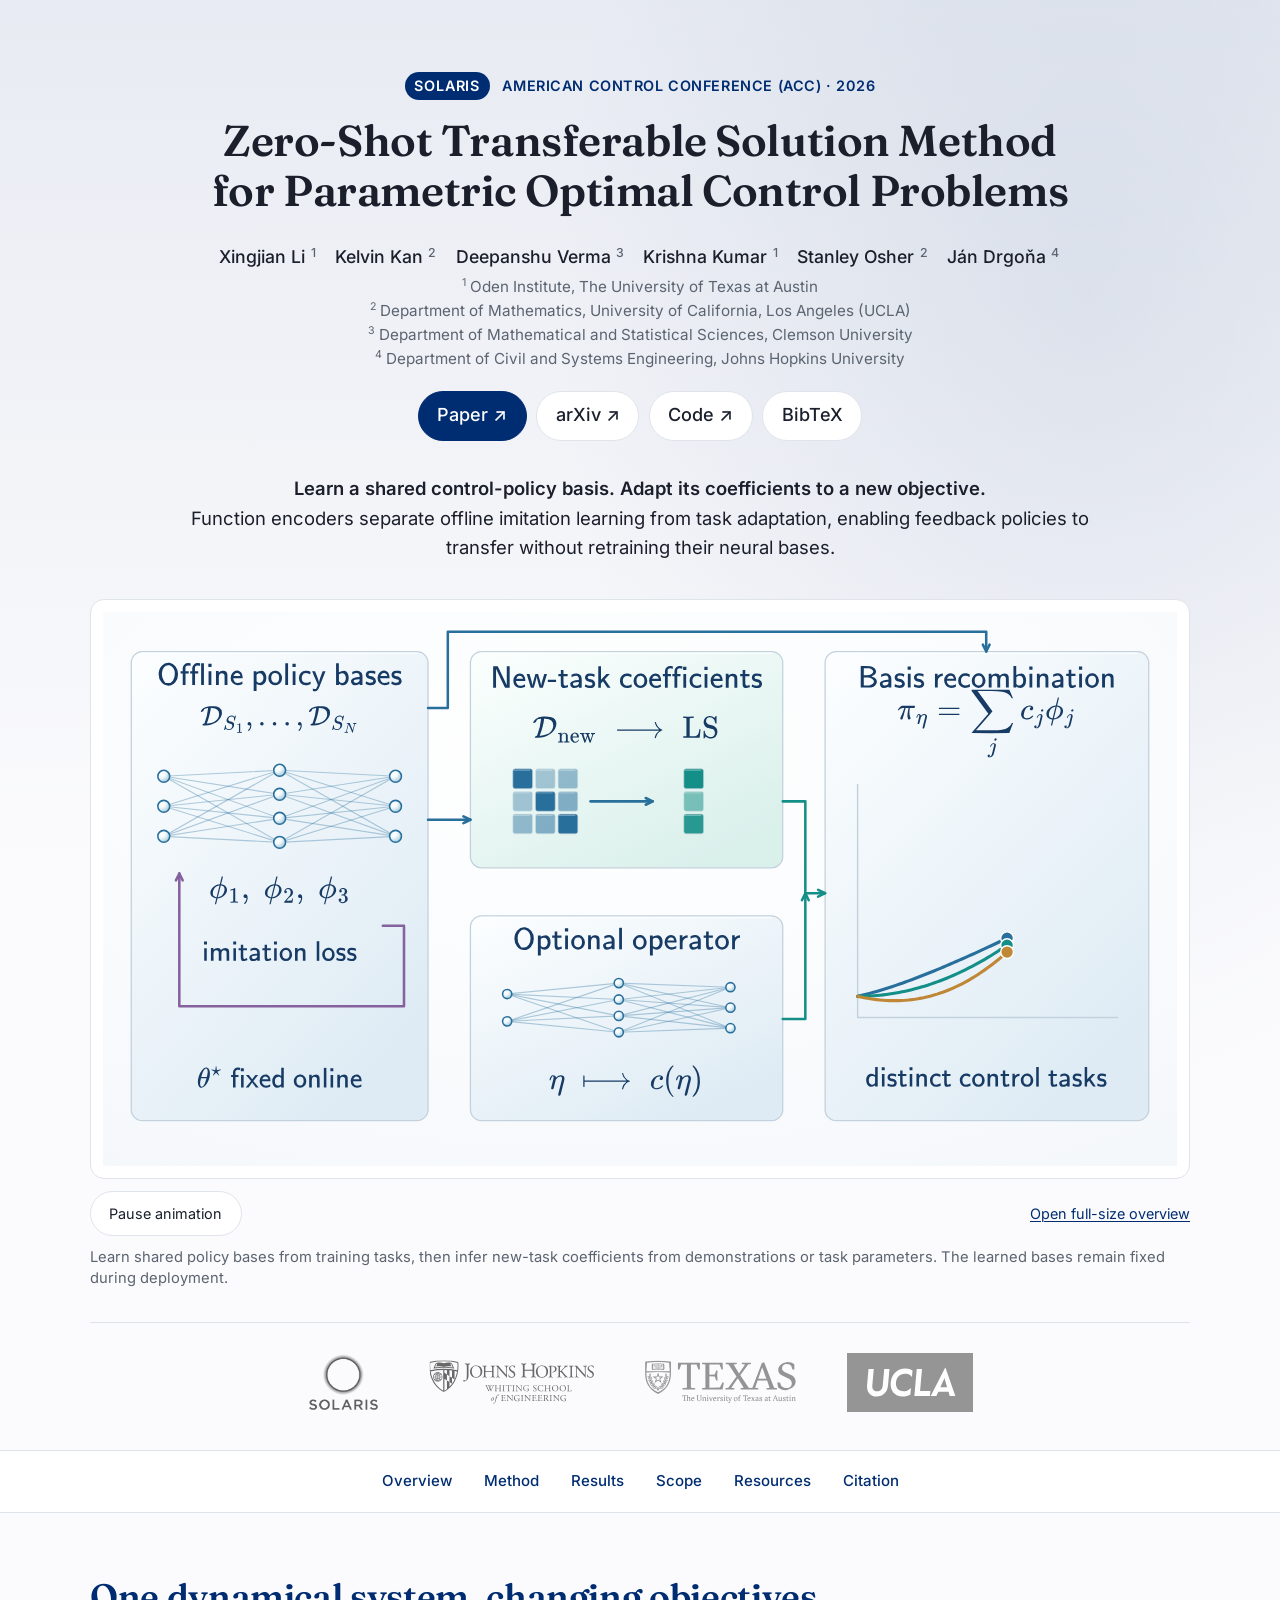
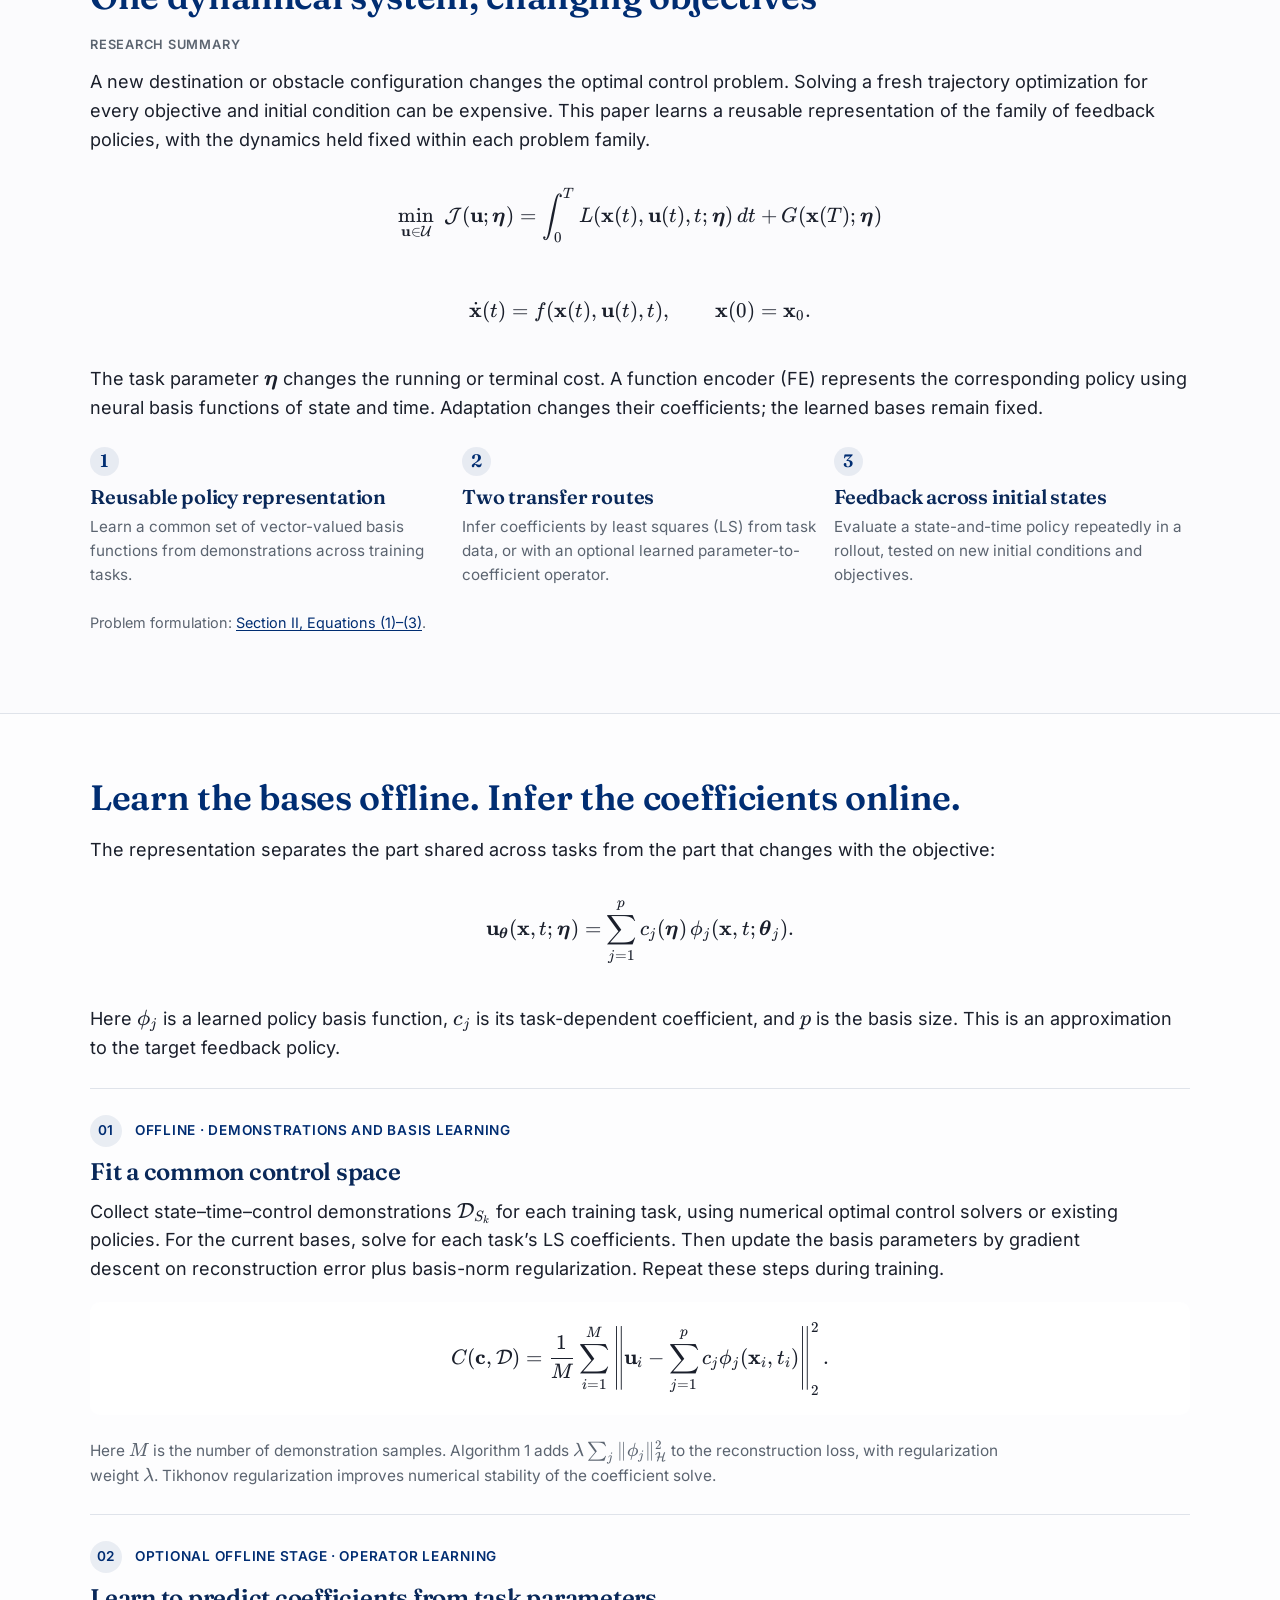
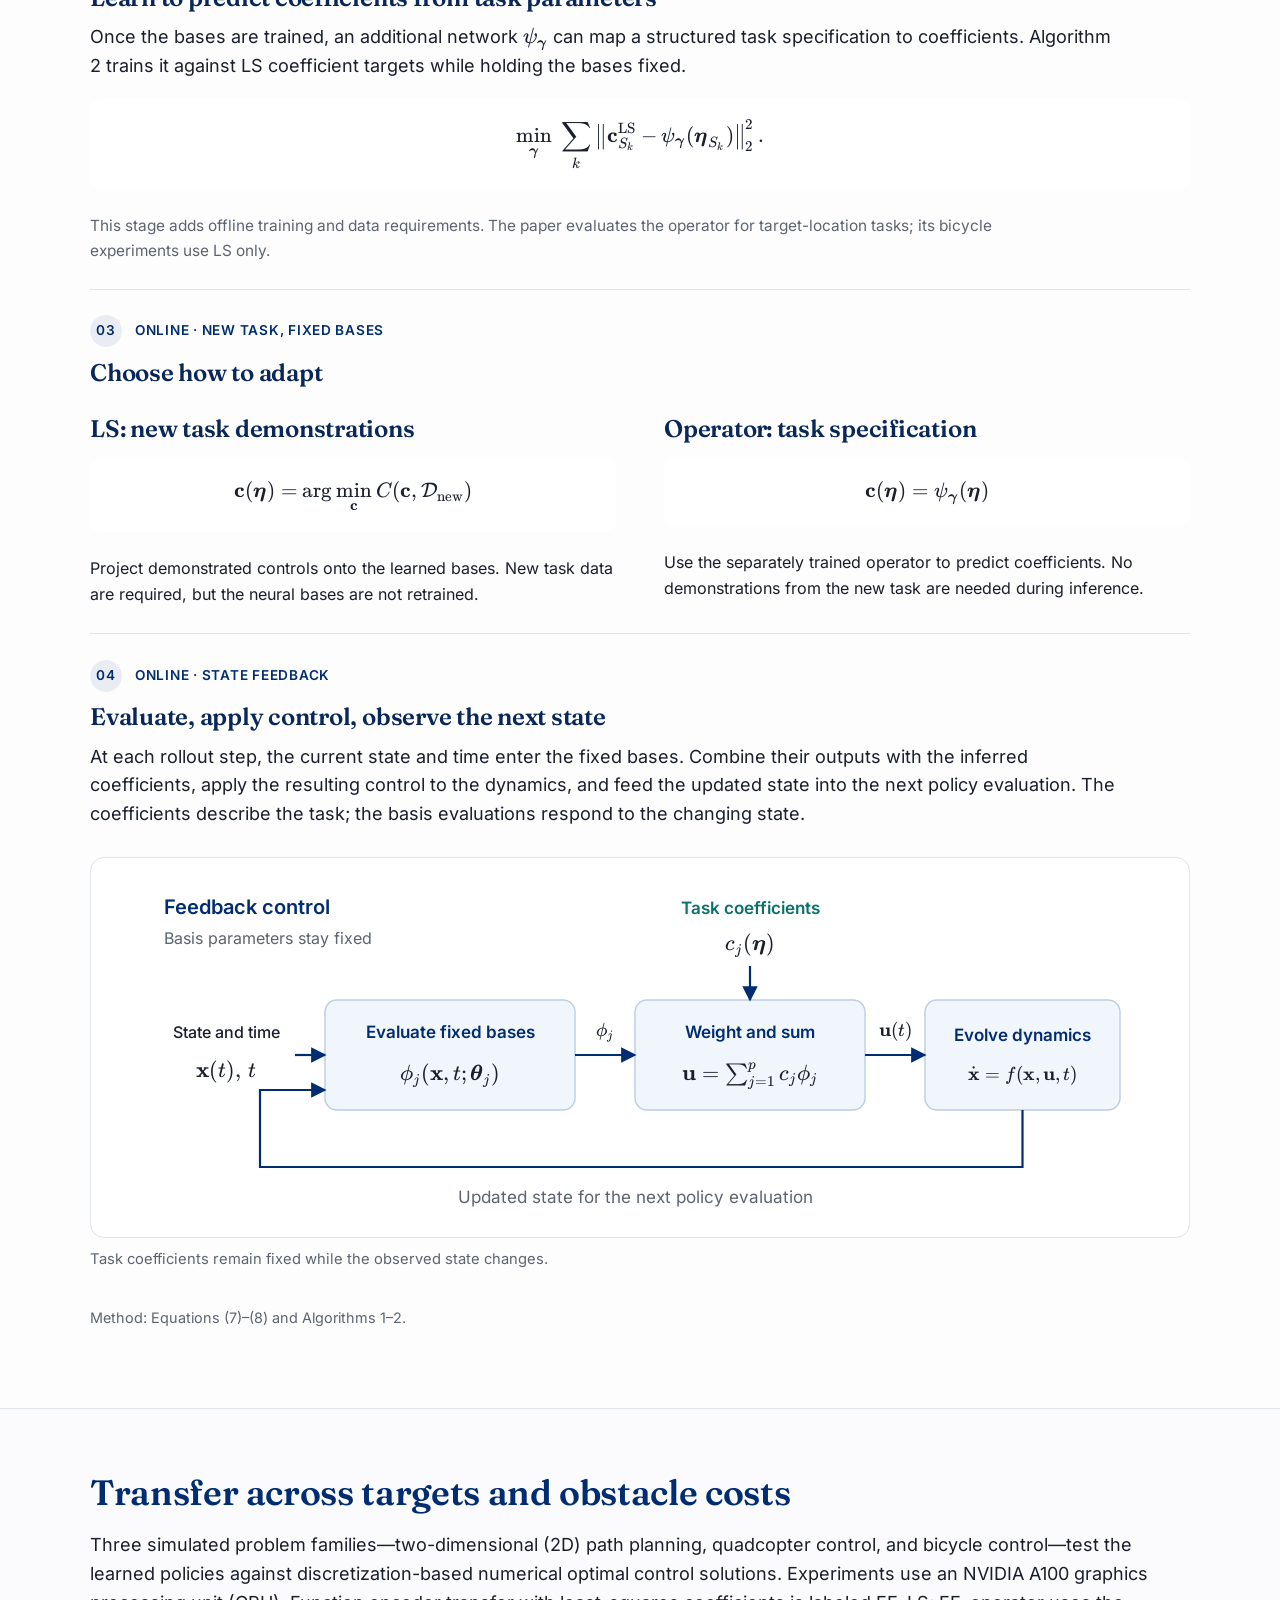
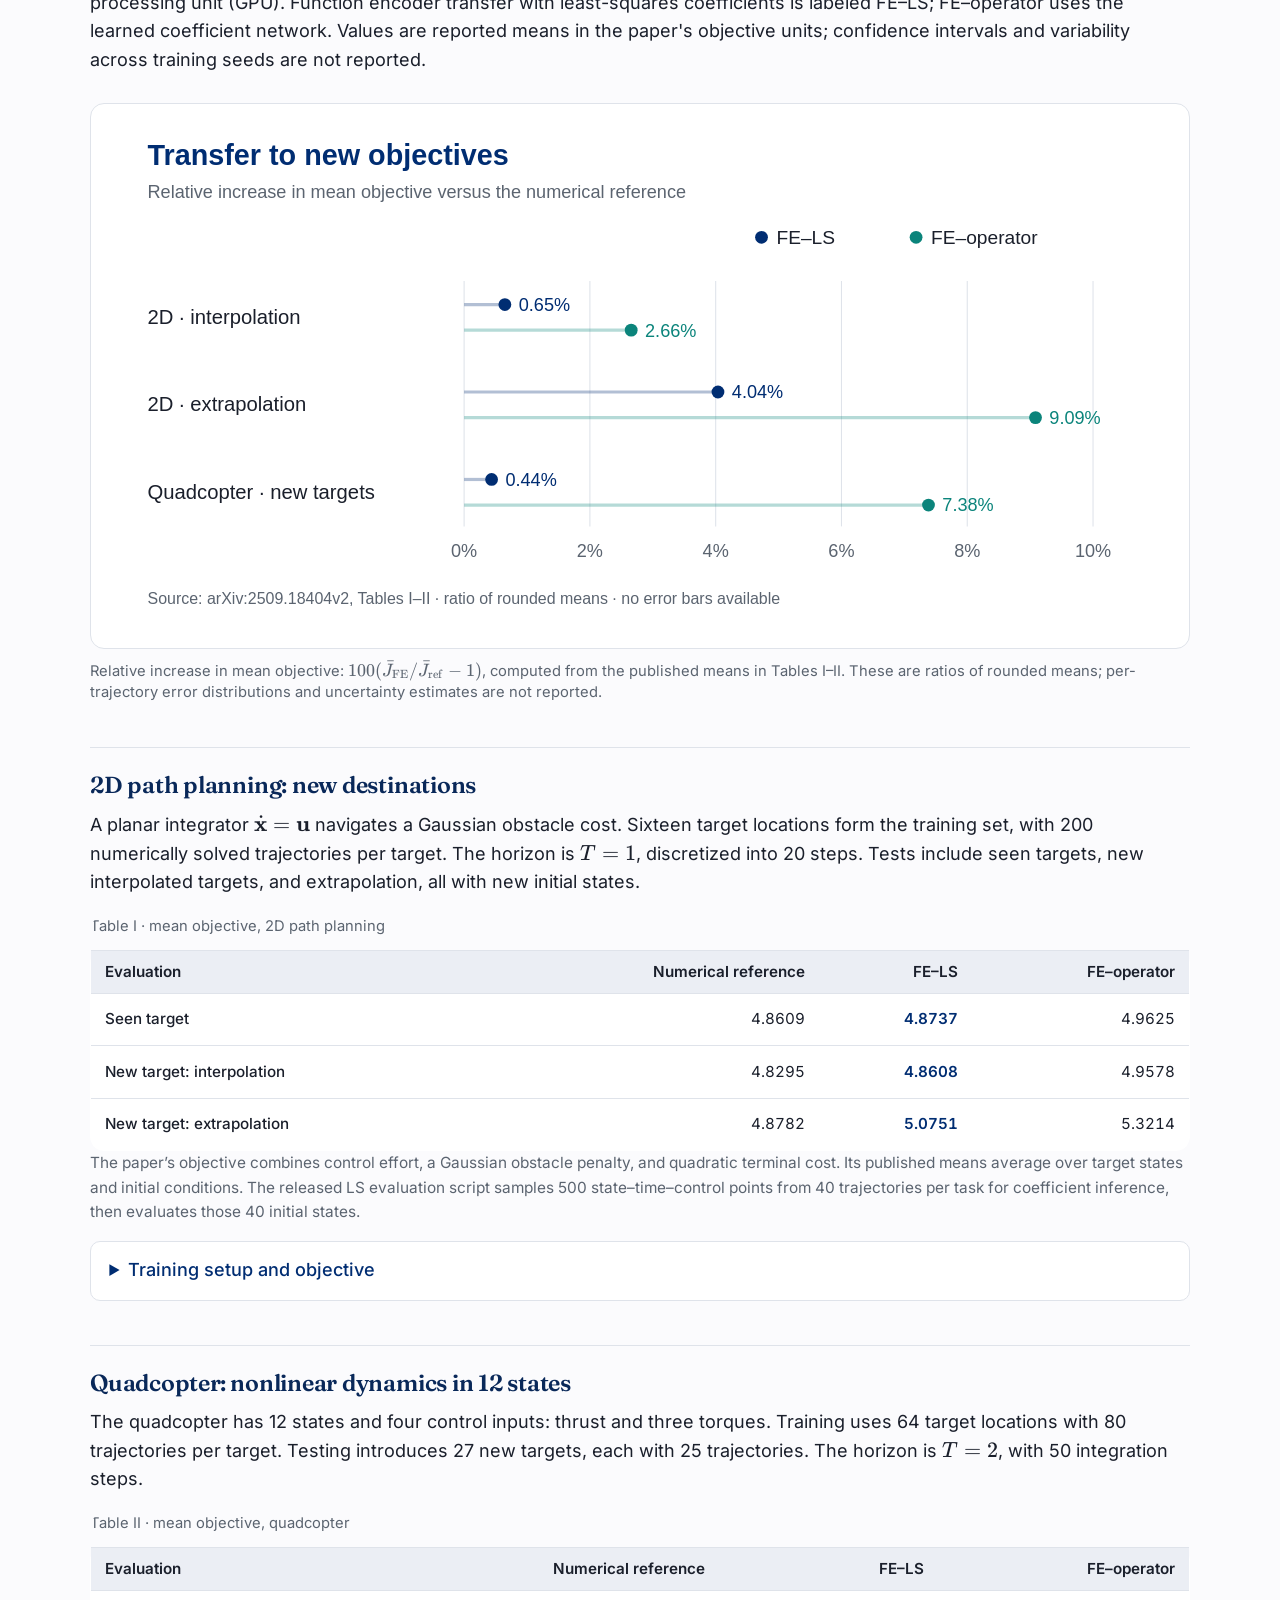
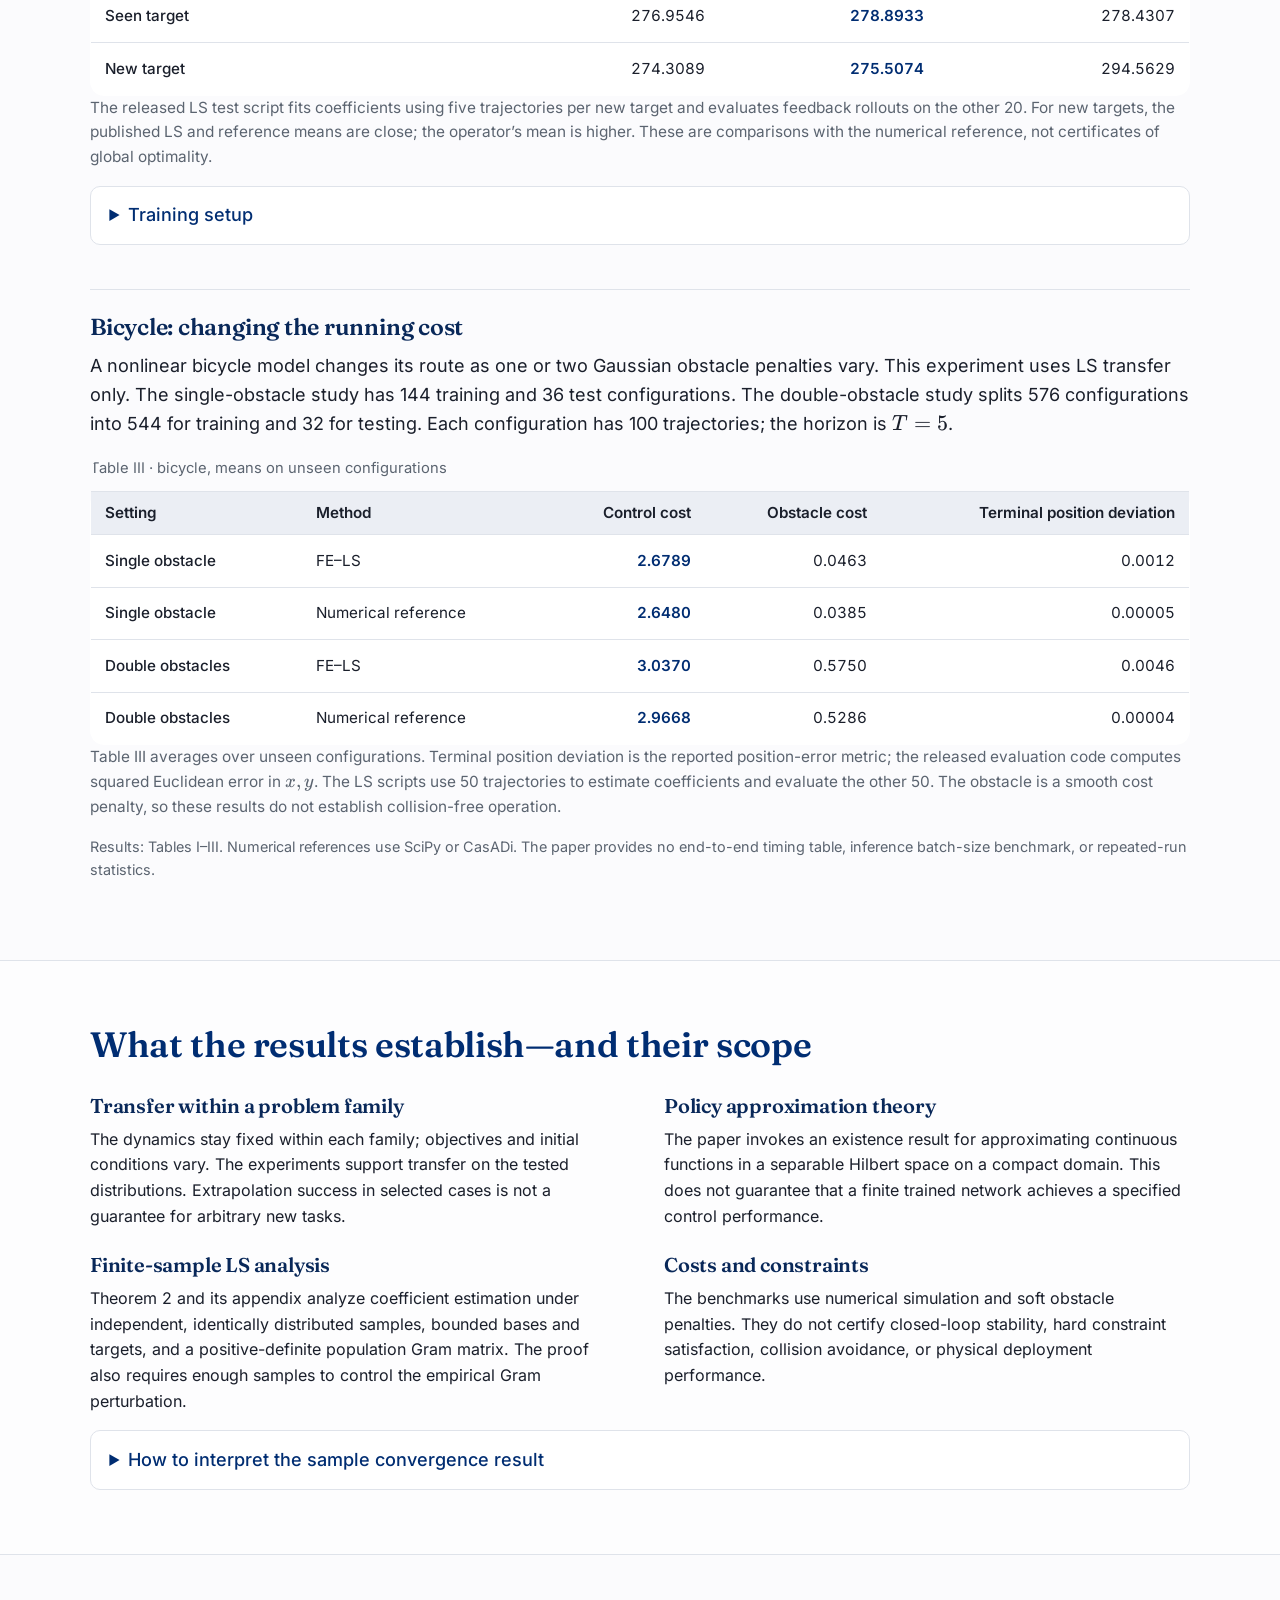
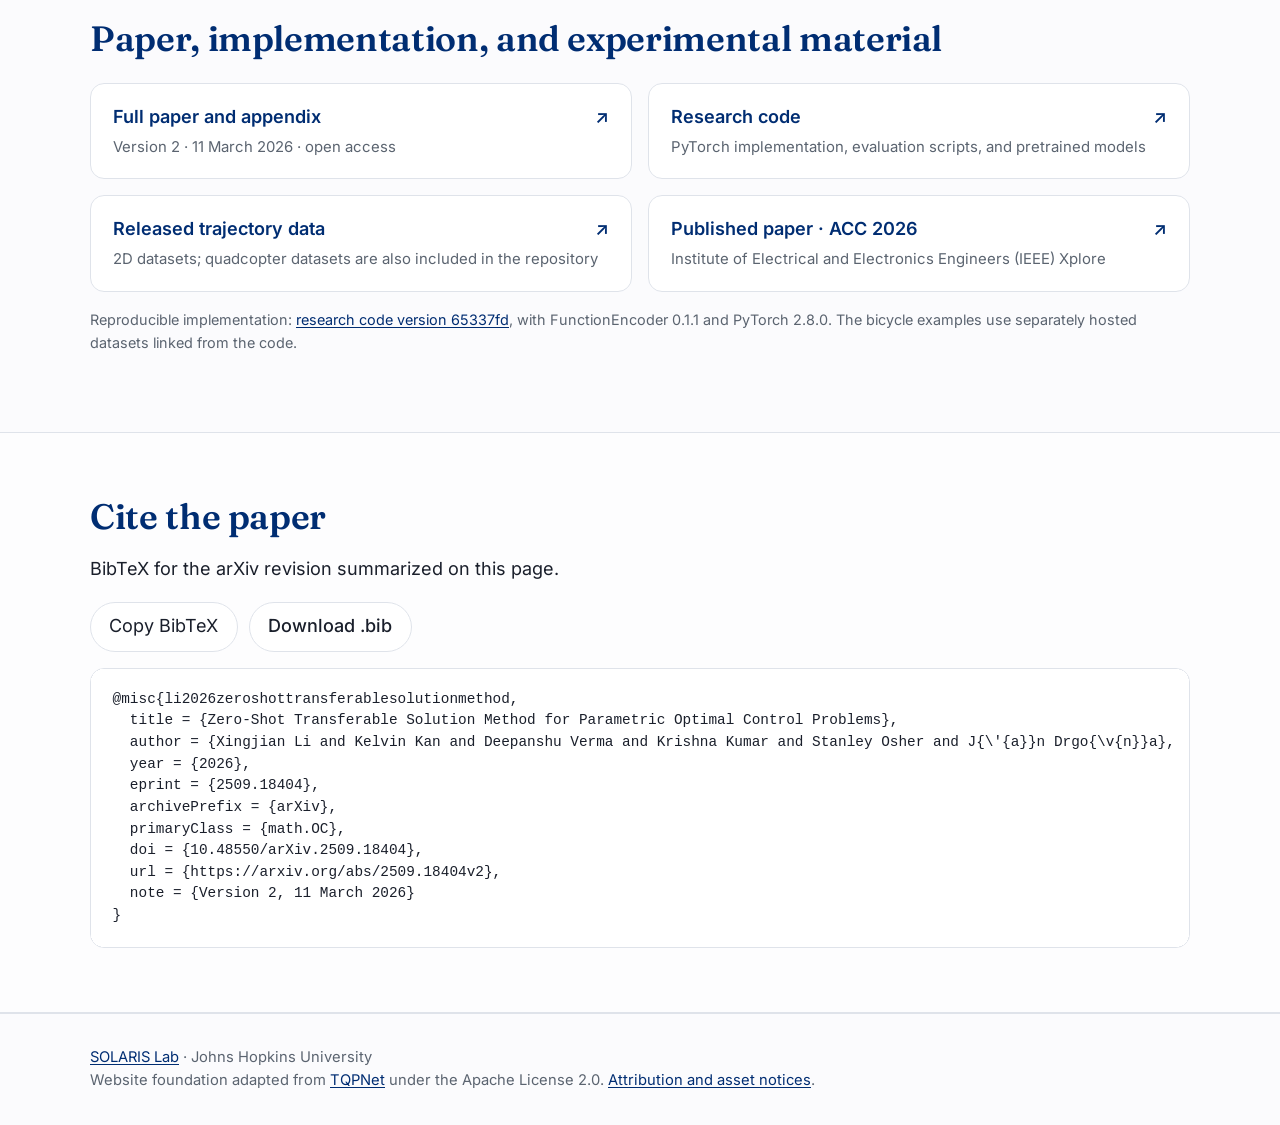
<file: index.html>
<!doctype html>
<html lang="en">
<head>
<meta charset="utf-8"><meta name="viewport" content="width=device-width, initial-scale=1">
<title>Zero-Shot Transferable Solution Method for Parametric Optimal Control Problems | SOLARIS</title>
<meta name="description" content="Function encoder policies learn reusable control bases offline and transfer to new objectives through least-squares or operator-based coefficient inference.">
<link rel="canonical" href="https://solaris-jhu.github.io/FE-OC-website/">
<meta property="og:type" content="website"><meta property="og:site_name" content="SOLARIS Research">
<meta property="og:title" content="Zero-Shot Transferable Solution Method for Parametric Optimal Control Problems"><meta property="og:description" content="Function encoder policies learn reusable control bases offline and transfer to new objectives through least-squares or operator-based coefficient inference.">
<meta property="og:url" content="https://solaris-jhu.github.io/FE-OC-website/"><meta property="og:image" content="https://solaris-jhu.github.io/FE-OC-website/assets/social-preview.png">
<meta property="og:image:width" content="1200"><meta property="og:image:height" content="630">
<meta property="og:image:alt" content="Function encoder policies: learn shared bases, infer task coefficients, evaluate feedback control.">
<meta name="twitter:card" content="summary_large_image"><meta name="twitter:title" content="Zero-Shot Transferable Solution Method for Parametric Optimal Control Problems">
<meta name="twitter:description" content="Function encoder policies learn reusable control bases offline and transfer to new objectives through least-squares or operator-based coefficient inference."><meta name="twitter:image" content="https://solaris-jhu.github.io/FE-OC-website/assets/social-preview.png">
<meta name="citation_title" content="Zero-Shot Transferable Solution Method for Parametric Optimal Control Problems">
<meta name="citation_author" content="Xingjian Li">
<meta name="citation_author" content="Kelvin Kan">
<meta name="citation_author" content="Deepanshu Verma">
<meta name="citation_author" content="Krishna Kumar">
<meta name="citation_author" content="Stanley Osher">
<meta name="citation_author" content="Ján Drgoňa">
<meta name="citation_publication_date" content="2026/03/11"><meta name="citation_arxiv_id" content="2509.18404">
<meta name="citation_pdf_url" content="https://arxiv.org/pdf/2509.18404v2">
<meta name="citation_doi" content="10.48550/arXiv.2509.18404">
<link rel="icon" href="assets/logos/solaris.png"><link rel="stylesheet" href="assets/fonts/fonts.css">
<link rel="stylesheet" href="template.css"><link rel="stylesheet" href="style.css">
<link rel="stylesheet" href="assets/vendor/katex/katex.min.css">
<script type="application/ld+json">{"@context": "https://schema.org", "@type": "ScholarlyArticle", "name": "Zero-Shot Transferable Solution Method for Parametric Optimal Control Problems", "headline": "Zero-Shot Transferable Solution Method for Parametric Optimal Control Problems", "url": "https://solaris-jhu.github.io/FE-OC-website/", "description": "Function encoder policies learn reusable control bases offline and transfer to new objectives through least-squares or operator-based coefficient inference.", "author": [{"@type": "Person", "name": "Xingjian Li", "url": "https://oden.utexas.edu/people/directory/Xingjian-Li/"}, {"@type": "Person", "name": "Kelvin Kan", "url": "https://www.math.ucla.edu/~kelvin.kan/home.html"}, {"@type": "Person", "name": "Deepanshu Verma", "url": "https://www.clemson.edu/science/academics/departments/mathstat/about/profiles/dverma"}, {"@type": "Person", "name": "Krishna Kumar", "url": "https://www.geoelements.org/team/krishna-kumar"}, {"@type": "Person", "name": "Stanley Osher", "url": "https://math.ucla.edu/~sjo/"}, {"@type": "Person", "name": "Ján Drgoňa", "url": "https://drgona.github.io/"}], "datePublished": "2025-09-22", "dateModified": "2026-03-11", "identifier": "arXiv:2509.18404v2", "sameAs": "https://arxiv.org/abs/2509.18404v2", "image": "https://solaris-jhu.github.io/FE-OC-website/assets/social-preview.png", "inLanguage": "en"}</script>
<script defer src="assets/vendor/katex/katex.min.js"></script>
<script defer src="assets/vendor/katex/auto-render.min.js"></script><script defer src="site.js"></script>
</head>
<body>
<a class="skip" href="#overview">Skip to research summary</a>
<header class="hero">
 <div class="wrap">
  <div class="hero-head">
   <p class="eyebrow"><a class="pill" href="https://solaris-jhu.github.io/solaris-website/">SOLARIS</a> American Control Conference (ACC) · 2026</p>
   <h1>Zero-Shot Transferable Solution Method<br class="desktop-break"> for Parametric Optimal Control Problems</h1>
   <div class="authors"><span class="author"><a href="https://oden.utexas.edu/people/directory/Xingjian-Li/">Xingjian Li</a><sup>1</sup></span>
<span class="author"><a href="https://www.math.ucla.edu/~kelvin.kan/home.html">Kelvin Kan</a><sup>2</sup></span>
<span class="author"><a href="https://www.clemson.edu/science/academics/departments/mathstat/about/profiles/dverma">Deepanshu Verma</a><sup>3</sup></span>
<span class="author"><a href="https://www.geoelements.org/team/krishna-kumar">Krishna Kumar</a><sup>1</sup></span>
<span class="author"><a href="https://math.ucla.edu/~sjo/">Stanley Osher</a><sup>2</sup></span>
<span class="author"><a href="https://drgona.github.io/">Ján Drgoňa</a><sup>4</sup></span></div>
   <p class="affiliations"><sup>1</sup> Oden Institute, The University of Texas at Austin<br>
   <sup>2</sup> Department of Mathematics, University of California, Los Angeles (UCLA)<br><sup>3</sup> Department of Mathematical and Statistical Sciences, Clemson University<br>
   <sup>4</sup> Department of Civil and Systems Engineering, Johns Hopkins University</p>
   <nav class="buttons" aria-label="Paper resources">
    <a class="btn btn-primary" href="https://ieeexplore.ieee.org/document/11615530" title="Published paper in the Institute of Electrical and Electronics Engineers (IEEE) Xplore library">Paper ↗</a>
    <a class="btn" href="https://arxiv.org/abs/2509.18404">arXiv ↗</a>
    <a class="btn" href="https://github.com/XJ-LI/FE_OC">Code ↗</a>
    <a class="btn" href="#citation">BibTeX</a>
   </nav>
  </div>
  <div class="opening"><p class="summary"><strong>Learn a shared control-policy basis. Adapt its coefficients to a new objective.</strong><br>
  Function encoders separate offline imitation learning from task adaptation, enabling feedback policies to transfer without retraining their neural bases.</p></div>
  <figure class="overview-figure">
   <div class="abstract-scroll" id="solaris-abstract" data-paused="true" tabindex="0" role="region" aria-label="Function encoder training and transfer"><svg xmlns="http://www.w3.org/2000/svg" viewBox="0 0 760 392" role="img" data-design-system="solaris-v9" aria-label="One learned policy basis supports multiple task-specific controllers."><title>One learned policy basis supports multiple task-specific controllers.</title><defs>
<linearGradient id="v9-policyfe-v9-paper" x2=".7" y2="1"><stop stop-color="#FFFFFF"></stop><stop offset="1" stop-color="#EEF4F9"></stop></linearGradient>
<linearGradient id="v9-policyfe-v9-blue" x2=".7" y2="1"><stop stop-color="#FCFEFF"></stop><stop offset="1" stop-color="#DEEBF4"></stop></linearGradient>
<linearGradient id="v9-policyfe-v9-teal" x2=".7" y2="1"><stop stop-color="#FBFFFE"></stop><stop offset="1" stop-color="#DAF0EB"></stop></linearGradient>
<linearGradient id="v9-policyfe-v9-violet" x2=".7" y2="1"><stop stop-color="#FEFDFF"></stop><stop offset="1" stop-color="#EAE3F2"></stop></linearGradient>
<linearGradient id="v9-policyfe-v9-amber" x2=".7" y2="1"><stop stop-color="#FFFEFB"></stop><stop offset="1" stop-color="#F2E5CE"></stop></linearGradient>
<radialGradient id="v9-policyfe-v9-node" cx=".3" cy=".25" r=".8"><stop stop-color="#FFFFFF"></stop><stop offset=".45" stop-color="#F1F9FC"></stop><stop offset="1" stop-color="#A6C9D9"></stop></radialGradient>
<linearGradient id="v9-policyfe-metal" x2=".8" y2="1"><stop stop-color="#FFFFFF"></stop><stop offset=".5" stop-color="#DCE8F0"></stop><stop offset="1" stop-color="#96B0C5"></stop></linearGradient>
<linearGradient id="v9-policyfe-dark" x2=".8" y2="1"><stop stop-color="#416C90"></stop><stop offset="1" stop-color="#173B65"></stop></linearGradient>
<linearGradient id="v9-policyfe-teal" x2=".8" y2="1"><stop stop-color="#78D5C7"></stop><stop offset="1" stop-color="#148F87"></stop></linearGradient>
<radialGradient id="v9-policyfe-v9-light" cx=".45" cy=".25" r=".9"><stop stop-color="#FFFFFF"></stop><stop offset="1" stop-color="#F5F8FB"></stop></radialGradient>
</defs><rect width="760" height="392" fill="url(#v9-policyfe-v9-light)"></rect><g data-component="panel"><rect x="20" y="28" width="210" height="332" rx="8" fill="url(#v9-policyfe-v9-blue)" stroke="#C3D1DD" stroke-width="0.9" id="v9-policyfe-offline"></rect><path d="M28 29.2 H222" fill="none" stroke="#FFFFFF" stroke-width="1.1" stroke-linecap="round" stroke-linejoin="round" opacity="0.7"></path><g class="tex-label" aria-label="\textsf{Offline policy bases}" color="#173B65" transform="translate(125 51.621) scale(0.022) translate(-3947.500 0)"><g stroke="currentColor" fill="currentColor" stroke-width="0" transform="scale(1,-1)"><g><g><use href="#sld-g-0885f714c6af"></use><use transform="translate(736,0)" href="#sld-g-eb4c8ee10039"></use><use transform="translate(1042,0)" href="#sld-g-eb4c8ee10039"></use><use transform="translate(1348,0)" href="#sld-g-1a091a898d18"></use><use transform="translate(1587,0)" href="#sld-g-30ade66514e1"></use><use transform="translate(1826,0)" href="#sld-g-c2bdcf9eb91e"></use><use transform="translate(2343,0)" href="#sld-g-65e67dc00a45"></use><use transform="translate(2787,0)" href="#sld-g-da39a3ee5e6b"></use><use transform="translate(3037,0)" href="#sld-g-cbf2014b060f"></use><use transform="translate(3554,0)" href="#sld-g-40d124c295a9"></use><use transform="translate(4054,0)" href="#sld-g-1a091a898d18"></use><use transform="translate(4293,0)" href="#sld-g-30ade66514e1"></use><use transform="translate(4532,0)" href="#sld-g-d8c55aa8e0ad"></use><use transform="translate(4976,0)" href="#sld-g-8525fcbeff9d"></use><use transform="translate(5437,0)" href="#sld-g-da39a3ee5e6b"></use><use transform="translate(5687,0)" href="#sld-g-41bbd3b5b236"></use><use transform="translate(6204,0)" href="#sld-g-fcd783eb2bc8"></use><use transform="translate(6685,0)" href="#sld-g-425a96156def"></use><use transform="translate(7068,0)" href="#sld-g-65e67dc00a45"></use><use transform="translate(7512,0)" href="#sld-g-425a96156def"></use></g></g></g></g></g><g data-component="panel"><rect x="260" y="28" width="221" height="153" rx="8" fill="url(#v9-policyfe-v9-teal)" stroke="#C3D1DD" stroke-width="0.9" id="v9-policyfe-coeff"></rect><path d="M268 29.2 H473" fill="none" stroke="#FFFFFF" stroke-width="1.1" stroke-linecap="round" stroke-linejoin="round" opacity="0.7"></path><g class="tex-label" aria-label="\textsf{New-task coefficients}" color="#173B65" transform="translate(370.5 53.645) scale(0.022) translate(-4379.500 0)"><g stroke="currentColor" fill="currentColor" stroke-width="0" transform="scale(1,-1)"><g><g><use href="#sld-g-79c2ca9a8c62"></use><use transform="translate(708,0)" href="#sld-g-65e67dc00a45"></use><use transform="translate(1152,0)" href="#sld-g-2b8d52517548"></use><use transform="translate(1835,0)" href="#sld-g-dbe1025e4841"></use><use transform="translate(2168,0)" href="#sld-g-1016796306ba"></use><use transform="translate(2529,0)" href="#sld-g-fcd783eb2bc8"></use><use transform="translate(3010,0)" href="#sld-g-425a96156def"></use><use transform="translate(3393,0)" href="#sld-g-d83b5e92fc14"></use><use transform="translate(3882,0)" href="#sld-g-da39a3ee5e6b"></use><use transform="translate(4132,0)" href="#sld-g-d8c55aa8e0ad"></use><use transform="translate(4576,0)" href="#sld-g-40d124c295a9"></use><use transform="translate(5076,0)" href="#sld-g-65e67dc00a45"></use><use transform="translate(5520,0)" href="#sld-g-eb4c8ee10039"></use><use transform="translate(5826,0)" href="#sld-g-eb4c8ee10039"></use><use transform="translate(6132,0)" href="#sld-g-30ade66514e1"></use><use transform="translate(6371,0)" href="#sld-g-d8c55aa8e0ad"></use><use transform="translate(6815,0)" href="#sld-g-30ade66514e1"></use><use transform="translate(7054,0)" href="#sld-g-65e67dc00a45"></use><use transform="translate(7498,0)" href="#sld-g-c2bdcf9eb91e"></use><use transform="translate(8015,0)" href="#sld-g-1016796306ba"></use><use transform="translate(8376,0)" href="#sld-g-425a96156def"></use></g></g></g></g></g><g data-component="panel"><rect x="260" y="215" width="221" height="145" rx="8" fill="url(#v9-policyfe-v9-blue)" stroke="#C3D1DD" stroke-width="0.9" id="v9-policyfe-operator"></rect><path d="M268 216.2 H473" fill="none" stroke="#FFFFFF" stroke-width="1.1" stroke-linecap="round" stroke-linejoin="round" opacity="0.7"></path><g class="tex-label" aria-label="\textsf{Optional operator}" color="#173B65" transform="translate(370.5 238.731) scale(0.022) translate(-3663.500 0)"><g stroke="currentColor" fill="currentColor" stroke-width="0" transform="scale(1,-1)"><g><g><use href="#sld-g-0885f714c6af"></use><use transform="translate(736,0)" href="#sld-g-cbf2014b060f"></use><use transform="translate(1253,0)" href="#sld-g-1016796306ba"></use><use transform="translate(1614,0)" href="#sld-g-30ade66514e1"></use><use transform="translate(1853,0)" href="#sld-g-40d124c295a9"></use><use transform="translate(2353,0)" href="#sld-g-c2bdcf9eb91e"></use><use transform="translate(2870,0)" href="#sld-g-fcd783eb2bc8"></use><use transform="translate(3351,0)" href="#sld-g-1a091a898d18"></use><use transform="translate(3590,0)" href="#sld-g-da39a3ee5e6b"></use><use transform="translate(3840,0)" href="#sld-g-40d124c295a9"></use><use transform="translate(4340,0)" href="#sld-g-cbf2014b060f"></use><use transform="translate(4857,0)" href="#sld-g-65e67dc00a45"></use><use transform="translate(5301,0)" href="#sld-g-73e1c8d3594c"></use><use transform="translate(5643,0)" href="#sld-g-fcd783eb2bc8"></use><use transform="translate(6124,0)" href="#sld-g-1016796306ba"></use><use transform="translate(6485,0)" href="#sld-g-40d124c295a9"></use><use transform="translate(6985,0)" href="#sld-g-73e1c8d3594c"></use></g></g></g></g></g><g data-component="panel"><rect x="511" y="28" width="229" height="332" rx="8" fill="url(#v9-policyfe-v9-blue)" stroke="#C3D1DD" stroke-width="0.9" id="v9-policyfe-online"></rect><path d="M519 29.2 H732" fill="none" stroke="#FFFFFF" stroke-width="1.1" stroke-linecap="round" stroke-linejoin="round" opacity="0.7"></path><g class="tex-label" aria-label="\textsf{Basis recombination}" color="#173B65" transform="translate(625.5 53.513) scale(0.022) translate(-4149.000 0)"><g stroke="currentColor" fill="currentColor" stroke-width="0" transform="scale(1,-1)"><g><g><use href="#sld-g-0104c191c3c2"></use><use transform="translate(667,0)" href="#sld-g-fcd783eb2bc8"></use><use transform="translate(1148,0)" href="#sld-g-425a96156def"></use><use transform="translate(1531,0)" href="#sld-g-30ade66514e1"></use><use transform="translate(1770,0)" href="#sld-g-425a96156def"></use><use transform="translate(2153,0)" href="#sld-g-da39a3ee5e6b"></use><use transform="translate(2403,0)" href="#sld-g-73e1c8d3594c"></use><use transform="translate(2745,0)" href="#sld-g-65e67dc00a45"></use><use transform="translate(3189,0)" href="#sld-g-d8c55aa8e0ad"></use><use transform="translate(3633,0)" href="#sld-g-40d124c295a9"></use><use transform="translate(4133,0)" href="#sld-g-602143974a66"></use><use transform="translate(4927,0)" href="#sld-g-41bbd3b5b236"></use><use transform="translate(5444,0)" href="#sld-g-30ade66514e1"></use><use transform="translate(5683,0)" href="#sld-g-c2bdcf9eb91e"></use><use transform="translate(6200,0)" href="#sld-g-fcd783eb2bc8"></use><use transform="translate(6681,0)" href="#sld-g-1016796306ba"></use><use transform="translate(7042,0)" href="#sld-g-30ade66514e1"></use><use transform="translate(7281,0)" href="#sld-g-40d124c295a9"></use><use transform="translate(7781,0)" href="#sld-g-c2bdcf9eb91e"></use></g></g></g></g></g><g class="tex-label" aria-label="\mathcal D_{S_1},\ldots,\mathcal D_{S_N}" color="#173B65" transform="translate(125 80.269) scale(0.02) translate(-2807.150 0)"><g stroke="currentColor" fill="currentColor" stroke-width="0" transform="scale(1,-1)"><g><g><g><g><use href="#sld-g-a2dd820bbe67"></use></g></g><g transform="translate(804,-150) scale(0.707)"><g><g><use href="#sld-g-7a25753e18a4"></use></g><g transform="translate(646,-150) scale(0.707)"><use href="#sld-g-dcdb7159e81c"></use></g></g></g></g><g transform="translate(1596.1,0)"><use href="#sld-g-b6357b208afb"></use></g><g transform="translate(2040.8,0)"><use href="#sld-g-4ad2d3f3b430"></use></g><g transform="translate(3379.5,0)"><use href="#sld-g-b6357b208afb"></use></g><g transform="translate(3824.1,0)"><g><g><use href="#sld-g-a2dd820bbe67"></use></g></g><g transform="translate(804,-150) scale(0.707)"><g><g><use href="#sld-g-7a25753e18a4"></use></g><g transform="translate(646,-150) scale(0.707)"><use href="#sld-g-f84e7f6add72"></use></g></g></g></g></g></g></g><g data-component="network" id="v9-policyfe-basisnet"><line x1="43.0" y1="116.25" x2="125.0" y2="112.0" stroke="#286F9C" stroke-width="0.8" stroke-linecap="round" opacity="0.34"></line><line x1="43.0" y1="116.25" x2="125.0" y2="129.0" stroke="#286F9C" stroke-width="0.8" stroke-linecap="round" opacity="0.34"></line><line x1="43.0" y1="116.25" x2="125.0" y2="146.0" stroke="#286F9C" stroke-width="0.8" stroke-linecap="round" opacity="0.34"></line><line x1="43.0" y1="116.25" x2="125.0" y2="163.0" stroke="#286F9C" stroke-width="0.8" stroke-linecap="round" opacity="0.34"></line><line x1="43.0" y1="137.5" x2="125.0" y2="112.0" stroke="#286F9C" stroke-width="0.8" stroke-linecap="round" opacity="0.34"></line><line x1="43.0" y1="137.5" x2="125.0" y2="129.0" stroke="#286F9C" stroke-width="0.8" stroke-linecap="round" opacity="0.34"></line><line x1="43.0" y1="137.5" x2="125.0" y2="146.0" stroke="#286F9C" stroke-width="0.8" stroke-linecap="round" opacity="0.34"></line><line x1="43.0" y1="137.5" x2="125.0" y2="163.0" stroke="#286F9C" stroke-width="0.8" stroke-linecap="round" opacity="0.34"></line><line x1="43.0" y1="158.75" x2="125.0" y2="112.0" stroke="#286F9C" stroke-width="0.8" stroke-linecap="round" opacity="0.34"></line><line x1="43.0" y1="158.75" x2="125.0" y2="129.0" stroke="#286F9C" stroke-width="0.8" stroke-linecap="round" opacity="0.34"></line><line x1="43.0" y1="158.75" x2="125.0" y2="146.0" stroke="#286F9C" stroke-width="0.8" stroke-linecap="round" opacity="0.34"></line><line x1="43.0" y1="158.75" x2="125.0" y2="163.0" stroke="#286F9C" stroke-width="0.8" stroke-linecap="round" opacity="0.34"></line><line x1="125.0" y1="112.0" x2="207.0" y2="116.25" stroke="#286F9C" stroke-width="0.8" stroke-linecap="round" opacity="0.34"></line><line x1="125.0" y1="112.0" x2="207.0" y2="137.5" stroke="#286F9C" stroke-width="0.8" stroke-linecap="round" opacity="0.34"></line><line x1="125.0" y1="112.0" x2="207.0" y2="158.75" stroke="#286F9C" stroke-width="0.8" stroke-linecap="round" opacity="0.34"></line><line x1="125.0" y1="129.0" x2="207.0" y2="116.25" stroke="#286F9C" stroke-width="0.8" stroke-linecap="round" opacity="0.34"></line><line x1="125.0" y1="129.0" x2="207.0" y2="137.5" stroke="#286F9C" stroke-width="0.8" stroke-linecap="round" opacity="0.34"></line><line x1="125.0" y1="129.0" x2="207.0" y2="158.75" stroke="#286F9C" stroke-width="0.8" stroke-linecap="round" opacity="0.34"></line><line x1="125.0" y1="146.0" x2="207.0" y2="116.25" stroke="#286F9C" stroke-width="0.8" stroke-linecap="round" opacity="0.34"></line><line x1="125.0" y1="146.0" x2="207.0" y2="137.5" stroke="#286F9C" stroke-width="0.8" stroke-linecap="round" opacity="0.34"></line><line x1="125.0" y1="146.0" x2="207.0" y2="158.75" stroke="#286F9C" stroke-width="0.8" stroke-linecap="round" opacity="0.34"></line><line x1="125.0" y1="163.0" x2="207.0" y2="116.25" stroke="#286F9C" stroke-width="0.8" stroke-linecap="round" opacity="0.34"></line><line x1="125.0" y1="163.0" x2="207.0" y2="137.5" stroke="#286F9C" stroke-width="0.8" stroke-linecap="round" opacity="0.34"></line><line x1="125.0" y1="163.0" x2="207.0" y2="158.75" stroke="#286F9C" stroke-width="0.8" stroke-linecap="round" opacity="0.34"></line><circle cx="43.0" cy="116.25" r="4.2" fill="url(#v9-policyfe-v9-node)" stroke="#286F9C" stroke-width="1.1" id="v9-policyfe-basisnet-n0-0"></circle><circle cx="42.2" cy="115.25" r="0.9660000000000001" fill="#FFFFFF" stroke="none" stroke-width="0" opacity="0.85"></circle><circle cx="43.0" cy="137.5" r="4.2" fill="url(#v9-policyfe-v9-node)" stroke="#286F9C" stroke-width="1.1" id="v9-policyfe-basisnet-n0-1"></circle><circle cx="42.2" cy="136.5" r="0.9660000000000001" fill="#FFFFFF" stroke="none" stroke-width="0" opacity="0.85"></circle><circle cx="43.0" cy="158.75" r="4.2" fill="url(#v9-policyfe-v9-node)" stroke="#286F9C" stroke-width="1.1" id="v9-policyfe-basisnet-n0-2"></circle><circle cx="42.2" cy="157.75" r="0.9660000000000001" fill="#FFFFFF" stroke="none" stroke-width="0" opacity="0.85"></circle><circle cx="125.0" cy="112.0" r="4.2" fill="url(#v9-policyfe-v9-node)" stroke="#286F9C" stroke-width="1.1" id="v9-policyfe-basisnet-n1-0"></circle><circle cx="124.2" cy="111.0" r="0.9660000000000001" fill="#FFFFFF" stroke="none" stroke-width="0" opacity="0.85"></circle><circle cx="125.0" cy="129.0" r="4.2" fill="url(#v9-policyfe-v9-node)" stroke="#286F9C" stroke-width="1.1" id="v9-policyfe-basisnet-n1-1"></circle><circle cx="124.2" cy="128.0" r="0.9660000000000001" fill="#FFFFFF" stroke="none" stroke-width="0" opacity="0.85"></circle><circle cx="125.0" cy="146.0" r="4.2" fill="url(#v9-policyfe-v9-node)" stroke="#286F9C" stroke-width="1.1" id="v9-policyfe-basisnet-n1-2"></circle><circle cx="124.2" cy="145.0" r="0.9660000000000001" fill="#FFFFFF" stroke="none" stroke-width="0" opacity="0.85"></circle><circle cx="125.0" cy="163.0" r="4.2" fill="url(#v9-policyfe-v9-node)" stroke="#286F9C" stroke-width="1.1" id="v9-policyfe-basisnet-n1-3"></circle><circle cx="124.2" cy="162.0" r="0.9660000000000001" fill="#FFFFFF" stroke="none" stroke-width="0" opacity="0.85"></circle><circle cx="207.0" cy="116.25" r="4.2" fill="url(#v9-policyfe-v9-node)" stroke="#286F9C" stroke-width="1.1" id="v9-policyfe-basisnet-n2-0"></circle><circle cx="206.2" cy="115.25" r="0.9660000000000001" fill="#FFFFFF" stroke="none" stroke-width="0" opacity="0.85"></circle><circle cx="207.0" cy="137.5" r="4.2" fill="url(#v9-policyfe-v9-node)" stroke="#286F9C" stroke-width="1.1" id="v9-policyfe-basisnet-n2-1"></circle><circle cx="206.2" cy="136.5" r="0.9660000000000001" fill="#FFFFFF" stroke="none" stroke-width="0" opacity="0.85"></circle><circle cx="207.0" cy="158.75" r="4.2" fill="url(#v9-policyfe-v9-node)" stroke="#286F9C" stroke-width="1.1" id="v9-policyfe-basisnet-n2-2"></circle><circle cx="206.2" cy="157.75" r="0.9660000000000001" fill="#FFFFFF" stroke="none" stroke-width="0" opacity="0.85"></circle></g><g class="tex-label" aria-label="\phi_1,\;\phi_2,\;\phi_3" color="#173B65" transform="translate(125 202.379) scale(0.022) translate(-2271.500 0)"><g stroke="currentColor" fill="currentColor" stroke-width="0" transform="scale(1,-1)"><g><g><g><use href="#sld-g-d98179bb5e47"></use></g><g transform="translate(629,-150) scale(0.707)"><use href="#sld-g-dcdb7159e81c"></use></g></g><g transform="translate(1032.6,0)"><use href="#sld-g-b6357b208afb"></use></g><g transform="translate(1310.6,0)"><g></g></g><g transform="translate(1755.2,0)"><g><use href="#sld-g-d98179bb5e47"></use></g><g transform="translate(629,-150) scale(0.707)"><use href="#sld-g-d6d4df6ec495"></use></g></g><g transform="translate(2787.8,0)"><use href="#sld-g-b6357b208afb"></use></g><g transform="translate(3065.8,0)"><g></g></g><g transform="translate(3510.4,0)"><g><use href="#sld-g-d98179bb5e47"></use></g><g transform="translate(629,-150) scale(0.707)"><use href="#sld-g-311140466c39"></use></g></g></g></g></g><g class="tex-label" aria-label="\textsf{imitation loss}" color="#173B65" transform="translate(125 246.840) scale(0.02) translate(-2743.000 0)"><g stroke="currentColor" fill="currentColor" stroke-width="0" transform="scale(1,-1)"><g><g><use href="#sld-g-30ade66514e1"></use><use transform="translate(239,0)" href="#sld-g-602143974a66"></use><use transform="translate(1033,0)" href="#sld-g-30ade66514e1"></use><use transform="translate(1272,0)" href="#sld-g-1016796306ba"></use><use transform="translate(1633,0)" href="#sld-g-fcd783eb2bc8"></use><use transform="translate(2114,0)" href="#sld-g-1016796306ba"></use><use transform="translate(2475,0)" href="#sld-g-30ade66514e1"></use><use transform="translate(2714,0)" href="#sld-g-40d124c295a9"></use><use transform="translate(3214,0)" href="#sld-g-c2bdcf9eb91e"></use><use transform="translate(3731,0)" href="#sld-g-da39a3ee5e6b"></use><use transform="translate(3981,0)" href="#sld-g-1a091a898d18"></use><use transform="translate(4220,0)" href="#sld-g-40d124c295a9"></use><use transform="translate(4720,0)" href="#sld-g-425a96156def"></use><use transform="translate(5103,0)" href="#sld-g-425a96156def"></use></g></g></g></g><g data-component="connector"><path d="M198.00 222.00 L213.00 222.00 L213.00 279.00 L54.00 279.00 L54.00 185.00" fill="none" stroke="#85619E" stroke-width="1.8" stroke-linecap="round" stroke-linejoin="round"></path><path d="M56.39 189.95 L54.00 185.00 L51.61 189.95" fill="none" stroke="#85619E" stroke-width="1.8" stroke-linecap="round" stroke-linejoin="round"></path></g><g class="tex-label" aria-label="\theta^\star\;\textsf{fixed online}" color="#173B65" transform="translate(125 336.467) scale(0.02) translate(-2928.300 0)"><g stroke="currentColor" fill="currentColor" stroke-width="0" transform="scale(1,-1)"><g><g><g><use href="#sld-g-c31d73e847c0"></use></g><g transform="translate(502,413) scale(0.707)"><use href="#sld-g-caa1911e99c3"></use></g></g><g transform="translate(905.6,0)"><g></g></g><g transform="translate(1183.6,0)"><use href="#sld-g-eb4c8ee10039"></use><use transform="translate(306,0)" href="#sld-g-30ade66514e1"></use><use transform="translate(545,0)" href="#sld-g-84e92c69371e"></use><use transform="translate(1006,0)" href="#sld-g-65e67dc00a45"></use><use transform="translate(1450,0)" href="#sld-g-80ce1d8282e4"></use><use transform="translate(1967,0)" href="#sld-g-da39a3ee5e6b"></use><use transform="translate(2217,0)" href="#sld-g-40d124c295a9"></use><use transform="translate(2717,0)" href="#sld-g-c2bdcf9eb91e"></use><use transform="translate(3234,0)" href="#sld-g-1a091a898d18"></use><use transform="translate(3473,0)" href="#sld-g-30ade66514e1"></use><use transform="translate(3712,0)" href="#sld-g-c2bdcf9eb91e"></use><use transform="translate(4229,0)" href="#sld-g-65e67dc00a45"></use></g></g></g></g><g class="tex-label" aria-label="\mathcal D_{\rm new}\;\longrightarrow\;\mathrm{LS}" color="#173B65" transform="translate(370 89.019) scale(0.022) translate(-3001.100 0)"><g stroke="currentColor" fill="currentColor" stroke-width="0" transform="scale(1,-1)"><g><g><g><g><use href="#sld-g-a2dd820bbe67"></use></g></g><g transform="translate(804,-150) scale(0.707)"><g><use href="#sld-g-ecc233ae5071"></use></g><g transform="translate(556,0)"><use href="#sld-g-bd21b07f61f6"></use></g><g transform="translate(1000,0)"><use href="#sld-g-b842bc59a12a"></use></g></g></g><g transform="translate(2071.6,0)"><g></g></g><g transform="translate(2627.4,0)"><use href="#sld-g-3d8ac388c7c7"></use></g><g transform="translate(4265.4,0)"><g></g></g><g transform="translate(4821.2,0)"><g><use href="#sld-g-df22e41b9c30"></use><use transform="translate(625,0)" href="#sld-g-25fbf39085dd"></use></g></g></g></g></g><g data-component="matrix"><rect x="290" y="111" width="14" height="14" rx="1.6" fill="#286F9C" stroke="#C3D1DD" stroke-width="0.45" opacity="1.0" id="v9-policyfe-gram-0-0"></rect><line x1="291" y1="112" x2="302" y2="112" stroke="#FFFFFF" stroke-width="0.65" stroke-linecap="round" opacity="0.36"></line><rect x="306" y="111" width="14" height="14" rx="1.6" fill="#286F9C" stroke="#C3D1DD" stroke-width="0.45" opacity="0.376" id="v9-policyfe-gram-0-1"></rect><line x1="307" y1="112" x2="318" y2="112" stroke="#FFFFFF" stroke-width="0.65" stroke-linecap="round" opacity="0.36"></line><rect x="322" y="111" width="14" height="14" rx="1.6" fill="#286F9C" stroke="#C3D1DD" stroke-width="0.45" opacity="0.45399999999999996" id="v9-policyfe-gram-0-2"></rect><line x1="323" y1="112" x2="334" y2="112" stroke="#FFFFFF" stroke-width="0.65" stroke-linecap="round" opacity="0.36"></line><rect x="290" y="127" width="14" height="14" rx="1.6" fill="#286F9C" stroke="#C3D1DD" stroke-width="0.45" opacity="0.376" id="v9-policyfe-gram-1-0"></rect><line x1="291" y1="128" x2="302" y2="128" stroke="#FFFFFF" stroke-width="0.65" stroke-linecap="round" opacity="0.36"></line><rect x="306" y="127" width="14" height="14" rx="1.6" fill="#286F9C" stroke="#C3D1DD" stroke-width="0.45" opacity="1.0" id="v9-policyfe-gram-1-1"></rect><line x1="307" y1="128" x2="318" y2="128" stroke="#FFFFFF" stroke-width="0.65" stroke-linecap="round" opacity="0.36"></line><rect x="322" y="127" width="14" height="14" rx="1.6" fill="#286F9C" stroke="#C3D1DD" stroke-width="0.45" opacity="0.532" id="v9-policyfe-gram-1-2"></rect><line x1="323" y1="128" x2="334" y2="128" stroke="#FFFFFF" stroke-width="0.65" stroke-linecap="round" opacity="0.36"></line><rect x="290" y="143" width="14" height="14" rx="1.6" fill="#286F9C" stroke="#C3D1DD" stroke-width="0.45" opacity="0.45399999999999996" id="v9-policyfe-gram-2-0"></rect><line x1="291" y1="144" x2="302" y2="144" stroke="#FFFFFF" stroke-width="0.65" stroke-linecap="round" opacity="0.36"></line><rect x="306" y="143" width="14" height="14" rx="1.6" fill="#286F9C" stroke="#C3D1DD" stroke-width="0.45" opacity="0.532" id="v9-policyfe-gram-2-1"></rect><line x1="307" y1="144" x2="318" y2="144" stroke="#FFFFFF" stroke-width="0.65" stroke-linecap="round" opacity="0.36"></line><rect x="322" y="143" width="14" height="14" rx="1.6" fill="#286F9C" stroke="#C3D1DD" stroke-width="0.45" opacity="1.0" id="v9-policyfe-gram-2-2"></rect><line x1="323" y1="144" x2="334" y2="144" stroke="#FFFFFF" stroke-width="0.65" stroke-linecap="round" opacity="0.36"></line></g><g data-component="connector"><path d="M345.00 134.00 L389.00 134.00" fill="none" stroke="#286F9C" stroke-width="1.8" stroke-linecap="round" stroke-linejoin="round"></path><path d="M384.05 136.39 L389.00 134.00 L384.05 131.61" fill="none" stroke="#286F9C" stroke-width="1.8" stroke-linecap="round" stroke-linejoin="round"></path></g><g data-component="matrix"><rect x="411" y="111" width="14" height="14" rx="1.6" fill="#148F87" stroke="#C3D1DD" stroke-width="0.45" opacity="1.0" id="v9-policyfe-c-0-0"></rect><line x1="412" y1="112" x2="423" y2="112" stroke="#FFFFFF" stroke-width="0.65" stroke-linecap="round" opacity="0.36"></line><rect x="411" y="127" width="14" height="14" rx="1.6" fill="#148F87" stroke="#C3D1DD" stroke-width="0.45" opacity="0.5125" id="v9-policyfe-c-1-0"></rect><line x1="412" y1="128" x2="423" y2="128" stroke="#FFFFFF" stroke-width="0.65" stroke-linecap="round" opacity="0.36"></line><rect x="411" y="143" width="14" height="14" rx="1.6" fill="#148F87" stroke="#C3D1DD" stroke-width="0.45" opacity="0.9024999999999999" id="v9-policyfe-c-2-0"></rect><line x1="412" y1="144" x2="423" y2="144" stroke="#FFFFFF" stroke-width="0.65" stroke-linecap="round" opacity="0.36"></line></g><g data-component="network" id="v9-policyfe-operatornet"><line x1="286.0" y1="270.3333333333333" x2="365.0" y2="262.6" stroke="#286F9C" stroke-width="0.8" stroke-linecap="round" opacity="0.34"></line><line x1="286.0" y1="270.3333333333333" x2="365.0" y2="274.2" stroke="#286F9C" stroke-width="0.8" stroke-linecap="round" opacity="0.34"></line><line x1="286.0" y1="270.3333333333333" x2="365.0" y2="285.8" stroke="#286F9C" stroke-width="0.8" stroke-linecap="round" opacity="0.34"></line><line x1="286.0" y1="270.3333333333333" x2="365.0" y2="297.4" stroke="#286F9C" stroke-width="0.8" stroke-linecap="round" opacity="0.34"></line><line x1="286.0" y1="289.6666666666667" x2="365.0" y2="262.6" stroke="#286F9C" stroke-width="0.8" stroke-linecap="round" opacity="0.34"></line><line x1="286.0" y1="289.6666666666667" x2="365.0" y2="274.2" stroke="#286F9C" stroke-width="0.8" stroke-linecap="round" opacity="0.34"></line><line x1="286.0" y1="289.6666666666667" x2="365.0" y2="285.8" stroke="#286F9C" stroke-width="0.8" stroke-linecap="round" opacity="0.34"></line><line x1="286.0" y1="289.6666666666667" x2="365.0" y2="297.4" stroke="#286F9C" stroke-width="0.8" stroke-linecap="round" opacity="0.34"></line><line x1="365.0" y1="262.6" x2="444.0" y2="265.5" stroke="#286F9C" stroke-width="0.8" stroke-linecap="round" opacity="0.34"></line><line x1="365.0" y1="262.6" x2="444.0" y2="280.0" stroke="#286F9C" stroke-width="0.8" stroke-linecap="round" opacity="0.34"></line><line x1="365.0" y1="262.6" x2="444.0" y2="294.5" stroke="#286F9C" stroke-width="0.8" stroke-linecap="round" opacity="0.34"></line><line x1="365.0" y1="274.2" x2="444.0" y2="265.5" stroke="#286F9C" stroke-width="0.8" stroke-linecap="round" opacity="0.34"></line><line x1="365.0" y1="274.2" x2="444.0" y2="280.0" stroke="#286F9C" stroke-width="0.8" stroke-linecap="round" opacity="0.34"></line><line x1="365.0" y1="274.2" x2="444.0" y2="294.5" stroke="#286F9C" stroke-width="0.8" stroke-linecap="round" opacity="0.34"></line><line x1="365.0" y1="285.8" x2="444.0" y2="265.5" stroke="#286F9C" stroke-width="0.8" stroke-linecap="round" opacity="0.34"></line><line x1="365.0" y1="285.8" x2="444.0" y2="280.0" stroke="#286F9C" stroke-width="0.8" stroke-linecap="round" opacity="0.34"></line><line x1="365.0" y1="285.8" x2="444.0" y2="294.5" stroke="#286F9C" stroke-width="0.8" stroke-linecap="round" opacity="0.34"></line><line x1="365.0" y1="297.4" x2="444.0" y2="265.5" stroke="#286F9C" stroke-width="0.8" stroke-linecap="round" opacity="0.34"></line><line x1="365.0" y1="297.4" x2="444.0" y2="280.0" stroke="#286F9C" stroke-width="0.8" stroke-linecap="round" opacity="0.34"></line><line x1="365.0" y1="297.4" x2="444.0" y2="294.5" stroke="#286F9C" stroke-width="0.8" stroke-linecap="round" opacity="0.34"></line><circle cx="286.0" cy="270.3333333333333" r="3.248" fill="url(#v9-policyfe-v9-node)" stroke="#286F9C" stroke-width="1.1" id="v9-policyfe-operatornet-n0-0"></circle><circle cx="285.2" cy="269.3333333333333" r="0.74704" fill="#FFFFFF" stroke="none" stroke-width="0" opacity="0.85"></circle><circle cx="286.0" cy="289.6666666666667" r="3.248" fill="url(#v9-policyfe-v9-node)" stroke="#286F9C" stroke-width="1.1" id="v9-policyfe-operatornet-n0-1"></circle><circle cx="285.2" cy="288.6666666666667" r="0.74704" fill="#FFFFFF" stroke="none" stroke-width="0" opacity="0.85"></circle><circle cx="365.0" cy="262.6" r="3.248" fill="url(#v9-policyfe-v9-node)" stroke="#286F9C" stroke-width="1.1" id="v9-policyfe-operatornet-n1-0"></circle><circle cx="364.2" cy="261.6" r="0.74704" fill="#FFFFFF" stroke="none" stroke-width="0" opacity="0.85"></circle><circle cx="365.0" cy="274.2" r="3.248" fill="url(#v9-policyfe-v9-node)" stroke="#286F9C" stroke-width="1.1" id="v9-policyfe-operatornet-n1-1"></circle><circle cx="364.2" cy="273.2" r="0.74704" fill="#FFFFFF" stroke="none" stroke-width="0" opacity="0.85"></circle><circle cx="365.0" cy="285.8" r="3.248" fill="url(#v9-policyfe-v9-node)" stroke="#286F9C" stroke-width="1.1" id="v9-policyfe-operatornet-n1-2"></circle><circle cx="364.2" cy="284.8" r="0.74704" fill="#FFFFFF" stroke="none" stroke-width="0" opacity="0.85"></circle><circle cx="365.0" cy="297.4" r="3.248" fill="url(#v9-policyfe-v9-node)" stroke="#286F9C" stroke-width="1.1" id="v9-policyfe-operatornet-n1-3"></circle><circle cx="364.2" cy="296.4" r="0.74704" fill="#FFFFFF" stroke="none" stroke-width="0" opacity="0.85"></circle><circle cx="444.0" cy="265.5" r="3.248" fill="url(#v9-policyfe-v9-node)" stroke="#286F9C" stroke-width="1.1" id="v9-policyfe-operatornet-n2-0"></circle><circle cx="443.2" cy="264.5" r="0.74704" fill="#FFFFFF" stroke="none" stroke-width="0" opacity="0.85"></circle><circle cx="444.0" cy="280.0" r="3.248" fill="url(#v9-policyfe-v9-node)" stroke="#286F9C" stroke-width="1.1" id="v9-policyfe-operatornet-n2-1"></circle><circle cx="443.2" cy="279.0" r="0.74704" fill="#FFFFFF" stroke="none" stroke-width="0" opacity="0.85"></circle><circle cx="444.0" cy="294.5" r="3.248" fill="url(#v9-policyfe-v9-node)" stroke="#286F9C" stroke-width="1.1" id="v9-policyfe-operatornet-n2-2"></circle><circle cx="443.2" cy="293.5" r="0.74704" fill="#FFFFFF" stroke="none" stroke-width="0" opacity="0.85"></circle></g><g class="tex-label" aria-label="\eta\;\longmapsto\;c(\eta)" color="#173B65" transform="translate(370 337.500) scale(0.022) translate(-2477.300 0)"><g stroke="currentColor" fill="currentColor" stroke-width="0" transform="scale(1,-1)"><g><g><use href="#sld-g-878cdfe9d3d3"></use></g><g transform="translate(497,0)"><g></g></g><g transform="translate(1052.8,0)"><use href="#sld-g-aff27a8889ae"></use></g><g transform="translate(2690.8,0)"><g></g></g><g transform="translate(3246.6,0)"><use href="#sld-g-80cb6918e979"></use></g><g transform="translate(3679.6,0)"><use href="#sld-g-ea69943f18dd"></use></g><g transform="translate(4068.6,0)"><use href="#sld-g-878cdfe9d3d3"></use></g><g transform="translate(4565.6,0)"><use href="#sld-g-789bf9660f64"></use></g></g></g></g><g data-component="connector"><path d="M230.00 147.00 L260.00 147.00" fill="none" stroke="#286F9C" stroke-width="1.8" stroke-linecap="round" stroke-linejoin="round"></path><path d="M255.05 149.39 L260.00 147.00 L255.05 144.61" fill="none" stroke="#286F9C" stroke-width="1.8" stroke-linecap="round" stroke-linejoin="round"></path></g><g data-component="connector"><path d="M481.00 134.00 L497.00 134.00 L497.00 199.00 L511.00 199.00" fill="none" stroke="#148F87" stroke-width="1.8" stroke-linecap="round" stroke-linejoin="round"></path><path d="M506.05 201.39 L511.00 199.00 L506.05 196.61" fill="none" stroke="#148F87" stroke-width="1.8" stroke-linecap="round" stroke-linejoin="round"></path></g><g data-component="connector"><path d="M481.00 288.00 L497.00 288.00 L497.00 199.00" fill="none" stroke="#148F87" stroke-width="1.8" stroke-linecap="round" stroke-linejoin="round"></path><path d="M499.39 203.95 L497.00 199.00 L494.61 203.95" fill="none" stroke="#148F87" stroke-width="1.8" stroke-linecap="round" stroke-linejoin="round"></path></g><g class="tex-label" aria-label="\pi_{\eta}=\sum_j c_j\phi_j" color="#173B65" transform="translate(625 75.835) scale(0.022) translate(-2863.150 0)"><g stroke="currentColor" fill="currentColor" stroke-width="0" transform="scale(1,-1)"><g><g><g><use href="#sld-g-6868e18f39d0"></use></g><g transform="translate(603,-150) scale(0.707)"><g><use href="#sld-g-878cdfe9d3d3"></use></g></g></g><g transform="translate(1282.2,0)"><use href="#sld-g-2c2069b5d22c"></use></g><g transform="translate(2338,0)"><g><use href="#sld-g-89b6836c476a"></use></g><g transform="translate(576.3,-1084.4) scale(0.707)"><use href="#sld-g-5a2c873aefb6"></use></g></g><g transform="translate(3948.7,0)"><g><use href="#sld-g-80cb6918e979"></use></g><g transform="translate(466,-150) scale(0.707)"><use href="#sld-g-5a2c873aefb6"></use></g></g><g transform="translate(4756,0)"><g><use href="#sld-g-d98179bb5e47"></use></g><g transform="translate(629,-150) scale(0.707)"><use href="#sld-g-5a2c873aefb6"></use></g></g></g></g></g><line x1="534" y1="287" x2="718" y2="287" stroke="#C3D1DD" stroke-width="1" stroke-linecap="round"></line><line x1="534" y1="122" x2="534" y2="287" stroke="#C3D1DD" stroke-width="1" stroke-linecap="round"></line><path d="M534 272 L536.25 271.4766536451321 L538.5 270.928156755538 L540.75 270.3552950830481 L543 269.758851954477 L545.25 269.1396070637903 L547.5 268.4983352698732 L549.75 267.83580540175404 L552 267.1527790731257 L554.25 266.4500095079926 L556.5 265.72824037925386 L558.75 264.98820466201346 L561 264.2306235033859 L563.25 263.4562051105396 L565.5 262.66564365869266 L567.75 261.8596182207452 L570 261.0387917201979 L572.25 260.2038099089722 L574.5 259.35530037170764 L576.75 258.49387155807176 L579 257.62011184457486 L581.25 256.7345886273361 L583.5 255.83784744719958 L585.75 254.93041114855032 L588 254.01277907312567 L590.25 253.08542629006692 L592.5 252.14880286339678 L594.75 251.20333315805365 L597 250.2494151855512 L599.25 249.28741999027397 L601.5 248.31769107735326 L603.75 247.34054388300768" fill="none" stroke="#286F9C" stroke-width="2.2" stroke-linecap="round" stroke-linejoin="round" id="v9-policyfe-trajectory0"></path><circle cx="603.75" cy="247.34054388300768" r="4.5" fill="#286F9C" stroke="#FFFFFF" stroke-width="1" id="v9-policyfe-tip0"></circle><path d="M534 272 L536.25 271.98359375 L538.5 271.934375 L540.75 271.85234375 L543 271.7375 L545.25 271.58984375 L547.5 271.409375 L549.75 271.19609375 L552 270.95 L554.25 270.67109375 L556.5 270.359375 L558.75 270.01484375 L561 269.6375 L563.25 269.22734375 L565.5 268.784375 L567.75 268.30859375 L570 267.8 L572.25 267.25859375 L574.5 266.684375 L576.75 266.07734375 L579 265.4375 L581.25 264.76484375 L583.5 264.059375 L585.75 263.32109375 L588 262.55 L590.25 261.74609375 L592.5 260.909375 L594.75 260.03984375 L597 259.1375 L599.25 258.20234375 L601.5 257.234375 L603.75 256.23359375" fill="none" stroke="#148F87" stroke-width="2.2" stroke-linecap="round" stroke-linejoin="round" id="v9-policyfe-trajectory1"></path><circle cx="603.75" cy="256.23359375" r="4.5" fill="#148F87" stroke="#FFFFFF" stroke-width="1" id="v9-policyfe-tip1"></circle><path d="M534 272 L536.25 272.49053385486786 L538.5 272.940593244462 L540.75 273.3493924169519 L543 273.716148045523 L545.25 274.0400804362097 L547.5 274.32041473012674 L549.75 274.556382098246 L552 274.7472209268743 L554.25 274.8921779920074 L556.5 274.99050962074614 L558.75 275.04148283798656 L561 275.04437649661406 L563.25 274.9984823894604 L565.5 274.90310634130736 L567.75 274.7575692792548 L570 274.56120827980214 L572.25 274.31337759102786 L574.5 274.0134496282924 L576.75 273.6608159419282 L579 273.25488815542514 L581.25 272.7950988726639 L583.5 272.2809025528004 L585.75 271.71177635144966 L588 271.0872209268743 L590.25 270.4067612099331 L592.5 269.6699471366032 L594.75 268.87635434194635 L597 268.0255848144488 L599.25 267.11726750972605 L601.5 266.1510589226467 L603.75 265.1266436169923" fill="none" stroke="#BF8736" stroke-width="2.2" stroke-linecap="round" stroke-linejoin="round" id="v9-policyfe-trajectory2"></path><circle cx="603.75" cy="265.1266436169923" r="4.5" fill="#BF8736" stroke="#FFFFFF" stroke-width="1" id="v9-policyfe-tip2"></circle><g class="tex-label" aria-label="\textsf{distinct control tasks}" color="#173B65" transform="translate(625 335.840) scale(0.02) translate(-4280.500 0)"><g stroke="currentColor" fill="currentColor" stroke-width="0" transform="scale(1,-1)"><g><g><use href="#sld-g-80ce1d8282e4"></use><use transform="translate(517,0)" href="#sld-g-30ade66514e1"></use><use transform="translate(756,0)" href="#sld-g-425a96156def"></use><use transform="translate(1139,0)" href="#sld-g-1016796306ba"></use><use transform="translate(1500,0)" href="#sld-g-30ade66514e1"></use><use transform="translate(1739,0)" href="#sld-g-c2bdcf9eb91e"></use><use transform="translate(2256,0)" href="#sld-g-d8c55aa8e0ad"></use><use transform="translate(2700,0)" href="#sld-g-1016796306ba"></use><use transform="translate(3061,0)" href="#sld-g-da39a3ee5e6b"></use><use transform="translate(3311,0)" href="#sld-g-d8c55aa8e0ad"></use><use transform="translate(3755,0)" href="#sld-g-40d124c295a9"></use><use transform="translate(4255,0)" href="#sld-g-c2bdcf9eb91e"></use><use transform="translate(4772,0)" href="#sld-g-1016796306ba"></use><use transform="translate(5133,0)" href="#sld-g-73e1c8d3594c"></use><use transform="translate(5475,0)" href="#sld-g-40d124c295a9"></use><use transform="translate(5975,0)" href="#sld-g-1a091a898d18"></use><use transform="translate(6214,0)" href="#sld-g-da39a3ee5e6b"></use><use transform="translate(6464,0)" href="#sld-g-1016796306ba"></use><use transform="translate(6825,0)" href="#sld-g-fcd783eb2bc8"></use><use transform="translate(7306,0)" href="#sld-g-425a96156def"></use><use transform="translate(7689,0)" href="#sld-g-d83b5e92fc14"></use><use transform="translate(8178,0)" href="#sld-g-425a96156def"></use></g></g></g></g><g data-component="connector"><path d="M230.00 68.00 L244.00 68.00 L244.00 14.00 L625.00 14.00 L625.00 28.00" fill="none" stroke="#286F9C" stroke-width="1.8" stroke-linecap="round" stroke-linejoin="round"></path><path d="M622.61 23.05 L625.00 28.00 L627.39 23.05" fill="none" stroke="#286F9C" stroke-width="1.8" stroke-linecap="round" stroke-linejoin="round"></path></g><defs><path id="sld-g-666340ad11ea" d="M36 608V688H644V608H518L392 609V0H288V609L162 608H36Z"></path><path id="sld-g-73e1c8d3594c" d="M171 389Q237 455 320 455H327V373H317Q262 369 220 336T167 248Q165 239 164 119V0H74V450H159V377L171 389Z"></path><path id="sld-g-30ade66514e1" d="M67 576V680H171V576H67ZM74 0V444H164V0H74Z"></path><path id="sld-g-cbf2014b060f" d="M166 404Q194 424 241 439T337 455H341Q410 455 451 370Q483 307 483 222Q483 128 433 59T306 -10Q282 -10 260 -5T222 7T194 21T176 33T168 38V-194H75V444H165V424L166 404ZM390 222Q390 287 354 331T266 376T177 340L168 332V118Q200 66 257 66Q313 66 351 112T390 222Z"></path><path id="sld-g-fcd783eb2bc8" d="M236 387Q209 387 184 382T141 370T111 355T91 342T83 337L82 355Q80 373 79 393T77 417Q77 419 81 421Q86 423 91 426Q155 460 227 460H238Q319 460 368 400Q393 371 400 341T408 252Q408 240 408 207T407 152V0H317V39L306 32Q244 -10 159 -10H152Q109 -10 77 22Q38 61 38 126Q38 142 39 146Q55 199 130 223T295 252H314V277Q314 305 313 310Q308 342 287 364T236 387ZM303 186Q124 180 124 126Q124 105 144 86T208 66Q284 66 309 124Q314 137 314 166V186H303Z"></path><path id="sld-g-1016796306ba" d="M333 27Q333 24 314 16T257 -1T184 -10H172Q146 -10 128 14T105 58T99 91Q95 113 95 251V371H18V444H98V571H182V444H316V371H182V253Q183 128 189 104Q199 68 234 68Q277 72 314 98Q315 93 323 61T333 27Z"></path><path id="sld-g-65e67dc00a45" d="M28 226Q28 329 91 395T235 461Q258 461 279 456T325 436T368 397T399 332T415 238V219H113V215Q113 163 151 114T248 65Q273 65 298 70T341 82T373 96T396 108L403 113Q403 106 406 76T409 38Q409 34 408 33T393 24Q325 -10 252 -10Q155 -10 92 59T28 226ZM340 289L338 297Q335 305 333 310T327 326T317 343T304 358T286 372T263 381T233 385Q212 385 193 376T162 353T140 325T127 301T123 289H340Z"></path><path id="sld-g-da39a3ee5e6b" d=""></path><path id="sld-g-3659562fd20e" d="M92 0V694H228L233 680Q236 675 284 547T382 275T436 106Q446 149 497 292T594 558L640 680L645 694H782V0H689V305L688 606Q688 577 500 78L479 23H392L364 96Q364 97 342 156T296 280T246 418T203 544T186 609V588Q185 568 185 517T185 427T185 305V0H92Z"></path><path id="sld-g-0104c191c3c2" d="M425 363Q438 363 465 353T526 324T585 270T610 192Q610 132 561 78T426 7Q404 2 387 2T240 0H90V694H227Q373 693 396 689Q484 673 533 623T583 517Q583 494 574 473T551 437T520 409T487 388T456 374T433 366L425 363ZM490 516Q490 527 485 539T467 568T423 599T347 621Q340 622 262 623H188V399H261H286Q432 399 478 475Q490 496 490 516ZM514 190Q514 245 462 280T343 322Q336 323 259 323H188V71H274Q365 72 388 77Q445 88 479 121T514 190Z"></path><path id="sld-g-62e1723be5b6" d="M55 345Q55 504 149 609T361 715Q386 715 406 713Q521 696 600 592T680 344Q680 284 665 231T629 143T587 85T551 48L536 35L648 -120L652 -125H531L452 -8L440 -12Q407 -22 369 -22Q239 -22 147 85T55 345ZM579 345Q579 473 517 555T369 637Q279 637 218 554T156 345Q156 223 215 141T368 58Q376 58 382 58T392 58T397 59T401 60T403 61H404Q404 63 360 128T315 194H421L453 150Q485 105 486 105Q490 108 496 113T517 138T545 182T567 247T579 334V345Z"></path><path id="sld-g-28a3dc863f72" d="M88 0V694H230Q347 693 370 692T410 686Q487 667 535 611T583 485Q583 409 527 348T379 276Q369 274 279 274H192V0H88ZM486 485Q486 523 471 551T432 593T391 612T357 621Q350 622 268 623H189V347H268Q350 348 357 349Q370 351 383 354T416 368T450 391T475 429T486 485Z"></path><path id="sld-g-2a33dbb5a885" d="M59 346Q59 499 157 601T384 704Q436 704 466 700T541 679Q551 674 560 670T575 664T583 660T588 658T590 656Q590 652 582 605T573 557L564 564Q489 626 392 626Q301 626 233 549T164 347T233 145T392 68Q441 68 506 84V223H388V299H599V38L588 33Q494 -11 393 -11Q296 -11 219 40T100 172T59 346Z"></path><path id="sld-g-428ba4baf2b8" d="M183 181Q183 179 152 91T118 0H28L154 346L280 693Q281 694 333 694H385L511 349Q636 4 638 2Q638 0 584 0H530L464 183H184L183 181ZM324 606Q319 578 292 492T238 332T210 256Q210 254 324 254T438 255L429 281L419 308Q409 336 395 378T365 465T339 551T324 611V606Z"></path><path id="sld-g-b714fe92d567" d="M86 0V691H526V611H358L190 612V384H485V308H190V0H86Z"></path><path id="sld-g-84e92c69371e" d="M187 229L6 444H107L227 294L344 444H393L442 443Q439 437 299 268L267 229L460 0H359L294 88Q280 107 262 131T236 166L227 177L100 0H0Q1 1 47 58T140 171T187 229Z"></path><path id="sld-g-d8c55aa8e0ad" d="M34 223Q34 327 99 393T245 460Q290 460 301 459Q328 455 354 445T395 427T410 415L396 338L386 344Q377 349 362 357T335 370Q305 381 258 381H252Q182 381 146 315Q126 275 126 224Q126 158 159 113T255 68Q329 68 394 106L408 114L410 93Q411 72 412 52L414 32Q407 27 394 20T338 2T252 -10Q156 -10 95 58T34 223Z"></path><path id="sld-g-40d124c295a9" d="M28 222Q28 323 95 391T244 460Q275 460 281 459Q364 445 417 377T471 219Q471 124 408 57T250 -10Q158 -10 93 57T28 222ZM377 230Q377 277 364 310T328 358T287 379T248 385Q233 385 219 382T186 369T155 342T132 297T122 230Q122 146 159 108T250 69H253Q263 69 274 70T305 81T339 106T365 154T377 230Z"></path><path id="sld-g-c2bdcf9eb91e" d="M160 392Q214 446 283 454Q285 454 292 454T303 455H306Q417 455 438 354Q442 331 443 164V0H350V157Q349 315 348 320Q334 378 259 378H253Q224 378 204 358Q180 334 173 301T165 209Q165 198 165 172T166 129V0H73V450H160V392Z"></path><path id="sld-g-eb4c8ee10039" d="M262 705H267Q300 705 347 694V612L336 616Q303 628 274 628H266Q224 628 199 605Q187 590 184 579T181 541V507V444H287V371H184V0H94V371H27V444H94V492Q94 544 95 550Q102 617 151 661T262 705Z"></path><path id="sld-g-80ce1d8282e4" d="M33 224Q33 321 81 388T197 455Q277 455 342 414L351 408V694H441V0H348V44L338 37Q278 -10 198 -10Q177 -10 168 -8Q99 11 62 90Q33 148 33 224ZM348 337Q307 378 263 378Q260 378 256 378T251 379Q239 379 223 374T182 355T142 305T126 220Q126 90 225 67Q231 66 250 66H255Q306 66 342 115L348 124V337Z"></path><path id="sld-g-3e62c0103e8c" d="M55 514Q55 589 115 652T283 716Q315 716 345 711T396 699T432 685T457 672T467 667Q467 666 459 618T449 568Q383 634 282 634Q214 634 182 600T150 525Q150 507 155 492T172 465T194 446T222 432T247 423T272 416T289 412Q353 396 378 384Q432 358 466 307T500 194Q500 110 438 44T272 -22Q215 -22 159 -5T73 28T44 50Q45 51 49 75T57 122T62 146L65 143Q68 140 74 136T88 125T107 111T131 98T160 85T194 74T232 66T274 63H286Q327 63 366 96T406 182Q406 245 352 280Q329 296 265 310T173 339Q124 363 90 409T55 514Z"></path><path id="sld-g-f4f6e3c38ca7" d="M353 39Q352 38 344 34T331 27T315 19T295 11T270 3T241 -3T207 -8T168 -10H162Q148 -10 137 -8T111 2T87 30T74 81Q73 89 73 268V444H166V268L167 92Q171 79 174 74T192 64T238 59Q317 59 344 116Q349 128 349 148T350 291V444H443V0H353V39Z"></path><path id="sld-g-41bbd3b5b236" d="M303 -11Q280 -11 259 -6T222 6T194 21T176 33T168 38V0H75V694H165V550L166 405Q247 455 336 455Q397 455 439 389T482 226Q482 115 428 52T303 -11ZM390 221Q390 283 361 331T265 379Q214 379 177 342L168 334V118Q203 66 258 66Q316 66 353 106T390 221Z"></path><path id="sld-g-dbe1025e4841" d="M11 186V259H277V186H11Z"></path><path id="sld-g-91dc17073b50" d="M50 252Q50 367 117 473T286 641T490 704Q580 704 633 653Q642 643 648 636T656 626L657 623Q660 623 684 649Q691 655 699 663T715 679T725 690L740 705H746Q760 705 760 698Q760 694 728 561Q692 422 692 421Q690 416 687 415T669 413H653Q647 419 647 422Q647 423 648 429T650 449T651 481Q651 552 619 605T510 659Q484 659 454 652T382 628T299 572T226 479Q194 422 175 346T156 222Q156 108 232 58Q280 24 350 24Q441 24 512 92T606 240Q610 253 612 255T628 257Q648 257 648 248Q648 243 647 239Q618 132 523 55T319 -22Q206 -22 128 53T50 252Z"></path><path id="sld-g-d1ee0521457a" d="M52 648Q52 670 65 683H76Q118 680 181 680Q299 680 320 683H330Q336 677 336 674T334 656Q329 641 325 637H304Q282 635 274 635Q245 630 242 620Q242 618 271 369T301 118L374 235Q447 352 520 471T595 594Q599 601 599 609Q599 633 555 637Q537 637 537 648Q537 649 539 661Q542 675 545 679T558 683Q560 683 570 683T604 682T668 681Q737 681 755 683H762Q769 676 769 672Q769 655 760 640Q757 637 743 637Q730 636 719 635T698 630T682 623T670 615T660 608T652 599T645 592L452 282Q272 -9 266 -16Q263 -18 259 -21L241 -22H234Q216 -22 216 -15Q213 -9 177 305Q139 623 138 626Q133 637 76 637H59Q52 642 52 648Z"></path><path id="sld-g-cd0024ee403c" d="M399 -80Q399 -47 400 -30T402 -11V-7L387 -11Q341 -22 303 -22Q208 -22 138 35T51 201Q50 209 50 244Q50 346 98 438T227 601Q351 704 476 704Q514 704 524 703Q621 689 680 617T740 435Q740 255 592 107Q529 47 461 16L444 8V3Q444 2 449 -24T470 -66T516 -82Q551 -82 583 -60T625 -3Q631 11 638 11Q647 11 649 2Q649 -6 639 -34T611 -100T557 -165T481 -194Q399 -194 399 -87V-80ZM636 468Q636 523 621 564T580 625T530 655T477 665Q429 665 379 640Q277 591 215 464T153 216Q153 110 207 59Q231 38 236 38V46Q236 86 269 120T347 155Q372 155 390 144T417 114T429 82T435 55L448 64Q512 108 557 185T619 334T636 468ZM314 18Q362 18 404 39L403 49Q399 104 366 115Q354 117 347 117Q344 117 341 117T337 118Q317 118 296 98T274 52Q274 18 314 18Z"></path><path id="sld-g-61fc89d1a443" d="M56 237T56 250T70 270H835Q719 357 692 493Q692 494 692 496T691 499Q691 511 708 511H711Q720 511 723 510T729 506T732 497T735 481T743 456Q765 389 816 336T935 261Q944 258 944 250Q944 244 939 241T915 231T877 212Q836 186 806 152T761 85T740 35T732 4Q730 -6 727 -8T711 -11Q691 -11 691 0Q691 7 696 25Q728 151 835 230H70Q56 237 56 250Z"></path><path id="sld-g-dcdb7159e81c" d="M213 578L200 573Q186 568 160 563T102 556H83V602H102Q149 604 189 617T245 641T273 663Q275 666 285 666Q294 666 302 660V361L303 61Q310 54 315 52T339 48T401 46H427V0H416Q395 3 257 3Q121 3 100 0H88V46H114Q136 46 152 46T177 47T193 50T201 52T207 57T213 61V578Z"></path><path id="sld-g-d532302482c7" d="M226 668Q190 668 162 656T124 632L114 621Q116 621 119 620T130 616T145 607T157 591T162 567Q162 544 147 529T109 514T71 528T55 566Q55 625 100 661T199 704Q201 704 210 704T224 705H228Q281 705 320 692T378 656T407 612T416 567Q416 503 361 462Q267 395 247 303Q242 279 242 241V224Q242 205 239 202T222 198T205 201T202 218V249Q204 320 220 371T255 445T292 491T315 537Q317 546 317 574V587Q317 604 315 615T304 640T277 661T226 668ZM162 61Q162 89 180 105T224 121Q247 119 264 104T281 61Q281 31 264 16T222 1Q197 1 180 16T162 61Z"></path><path id="sld-g-fe1d5657cd6a" d="M96 585Q152 666 249 666Q297 666 345 640T423 548Q460 465 460 320Q460 165 417 83Q397 41 362 16T301 -15T250 -22Q224 -22 198 -16T137 16T82 83Q39 165 39 320Q39 494 96 585ZM321 597Q291 629 250 629Q208 629 178 597Q153 571 145 525T137 333Q137 175 145 125T181 46Q209 16 250 16Q290 16 318 46Q347 76 354 130T362 333Q362 478 354 524T321 597Z"></path><path id="sld-g-425a96156def" d="M33 326Q33 376 60 408T117 450T175 460H190Q245 460 272 454T345 429Q345 428 338 388L331 349Q278 386 188 386H183Q119 386 119 336Q119 307 142 295T210 276T278 256Q360 213 360 130Q360 108 354 88T332 43T281 5T195 -10Q152 -10 111 1T49 22T28 35Q29 36 32 56T39 95T43 115T51 110T72 99T102 85T143 73T193 68Q274 68 274 123Q274 152 248 167Q234 178 187 186T115 207Q66 229 46 273Q33 298 33 326Z"></path><path id="sld-g-1a091a898d18" d="M74 0V694H164V0H74Z"></path><path id="sld-g-9b4b1a0277cd" d="M178 0Q15 441 14 442Q14 444 60 444Q107 444 107 442Q108 441 136 364T196 194T232 67Q233 98 280 234T356 442Q356 444 401 444T446 442L282 0H178Z"></path><path id="sld-g-a2dd820bbe67" d="M37 475Q19 475 19 487Q19 536 103 604T327 682H356Q386 683 408 683H419Q475 683 506 681T582 668T667 633Q766 571 766 450Q766 365 723 287T611 152T455 57T279 6Q248 1 160 0Q148 0 131 0T108 -1Q72 -1 72 11Q72 24 90 40T133 64L144 68L152 88Q247 328 272 587Q275 613 272 613Q272 613 269 613Q225 610 195 602T149 579T129 556T119 532Q118 530 116 525T113 518Q102 502 80 490T37 475ZM665 407Q665 596 412 613Q403 614 383 614Q370 614 370 612Q370 598 363 542T323 357T242 103L228 69H265Q391 73 481 119Q536 148 575 188T633 268T658 338T665 392V407Z"></path><path id="sld-g-c9688b78c00c" d="M56 237T56 250T70 270H369V420L370 570Q380 583 389 583Q402 583 409 568V270H707Q722 262 722 250T707 230H409V-68Q401 -82 391 -82H389H387Q375 -82 369 -68V230H70Q56 237 56 250Z"></path><path id="sld-g-b6357b208afb" d="M78 35T78 60T94 103T137 121Q165 121 187 96T210 8Q210 -27 201 -60T180 -117T154 -158T130 -185T117 -194Q113 -194 104 -185T95 -172Q95 -168 106 -156T131 -126T157 -76T173 -3V9L172 8Q170 7 167 6T161 3T152 1T140 0Q113 0 96 17Z"></path><path id="sld-g-b0ed8816223b" d="M84 237T84 250T98 270H679Q694 262 694 250T679 230H98Q84 237 84 250Z"></path><path id="sld-g-9c64449f27e8" d="M62 -22T47 -22T32 -11Q32 -1 56 24T83 55Q113 96 138 172T180 320T234 473T323 609Q364 649 419 677T531 705Q559 705 578 696T604 671T615 645T618 623V611Q618 582 615 571T598 548Q581 531 558 520T518 509Q503 509 503 520Q503 523 505 536T507 560Q507 590 494 610T452 630Q423 630 410 617Q367 578 333 492T271 301T233 170Q211 123 204 112L198 103L224 102Q281 102 369 79T509 52H523Q535 64 544 87T579 128Q616 152 641 152Q656 152 656 142Q656 101 588 40T433 -22Q381 -22 289 1T156 28L141 29L131 20Q111 0 87 -11Z"></path><path id="sld-g-4b8c73ed9c09" d="M56 342Q56 428 89 500T174 615T283 681T391 705Q394 705 400 705T408 704Q499 704 569 636L582 624L612 663Q639 700 643 704Q644 704 647 704T653 705H657Q660 705 666 699V419L660 413H626Q620 419 619 430Q610 512 571 572T476 651Q457 658 426 658Q322 658 252 588Q173 509 173 342Q173 221 211 151Q232 111 263 84T328 45T384 29T428 24Q517 24 571 93T626 244Q626 251 632 257H660L666 251V236Q661 133 590 56T403 -21Q262 -21 159 83T56 342Z"></path><path id="sld-g-df22e41b9c30" d="M128 622Q121 629 117 631T101 634T58 637H25V683H36Q48 680 182 680Q324 680 348 683H360V637H333Q273 637 258 635T233 622L232 342V129Q232 57 237 52Q243 47 313 47Q384 47 410 53Q470 70 498 110T536 221Q536 226 537 238T540 261T542 272T562 273H582V268Q580 265 568 137T554 5V0H25V46H58Q100 47 109 49T128 61V622Z"></path><path id="sld-g-61e36de2cac9" d="M792 683Q810 680 914 680Q991 680 1003 683H1009V637H996Q931 633 915 598Q912 591 863 438T766 135T716 -17Q711 -22 694 -22Q676 -22 673 -15Q671 -13 593 231L514 477L435 234Q416 174 391 92T358 -6T341 -22H331Q314 -21 310 -15Q309 -14 208 302T104 622Q98 632 87 633Q73 637 35 637H18V683H27Q69 681 154 681Q164 681 181 681T216 681T249 682T276 683H287H298V637H285Q213 637 213 620Q213 616 289 381L364 144L427 339Q490 535 492 546Q487 560 482 578T475 602T468 618T461 628T449 633T433 636T408 637H380V683H388Q397 680 508 680Q629 680 650 683H660V637H647Q576 637 576 619L727 146Q869 580 869 600Q869 605 863 612T839 627T794 637H783V683H792Z"></path><path id="sld-g-bf1fcdc595f2" d="M128 619Q121 626 117 628T101 631T58 634H25V680H597V676Q599 670 611 560T625 444V440H585V444Q584 447 582 465Q578 500 570 526T553 571T528 601T498 619T457 629T411 633T353 634Q266 634 251 633T233 622Q233 622 233 621Q232 619 232 497V376H286Q359 378 377 385Q413 401 416 469Q416 471 416 473V493H456V213H416V233Q415 268 408 288T383 317T349 328T297 330Q290 330 286 330H232V196V114Q232 57 237 52Q243 47 289 47H340H391Q428 47 452 50T505 62T552 92T584 146Q594 172 599 200T607 247T612 270V273H652V270Q651 267 632 137T610 3V0H25V46H58Q100 47 109 49T128 61V619Z"></path><path id="sld-g-692e58739870" d="M59 347Q59 440 100 521T218 654T392 705Q473 705 550 680Q577 670 577 667Q576 666 572 642T564 595T559 571Q515 601 479 613T392 626Q300 626 232 549T164 347Q164 231 229 150T397 68Q453 68 489 80T568 120L581 129L582 110Q584 91 585 71T587 46Q580 40 566 31T502 5T396 -11Q296 -11 218 41T99 174T59 347Z"></path><path id="sld-g-602143974a66" d="M160 392Q223 455 304 455Q359 455 386 436T430 383L437 391Q495 455 584 455Q694 455 715 354Q719 331 720 164V0H627V157Q626 315 625 320Q611 378 536 378H530Q501 378 481 358Q457 334 450 301T442 209Q442 198 442 172T443 129V0H350V157Q349 315 348 320Q334 378 259 378H253Q224 378 204 358Q180 334 173 301T165 209Q165 198 165 172T166 129V0H73V450H160V392Z"></path><path id="sld-g-3801074576b2" d="M55 286Q55 357 105 406T224 455Q280 455 323 421L322 423L318 427Q318 428 339 434T396 448T465 455H471L478 416L485 377Q484 377 474 379T445 383T401 385Q397 385 391 385T381 384L362 383L357 387Q358 386 364 375T375 354T384 325T389 287Q389 217 340 168T221 119Q178 119 138 142Q133 145 131 143Q125 131 125 117Q125 82 155 72L227 71Q230 71 251 71T280 71T310 69T343 65T373 57T403 46T428 30T449 7Q471 -26 471 -62V-71Q471 -136 384 -178Q326 -206 250 -206Q159 -206 102 -172T30 -92Q28 -84 28 -68T31 -37T40 -12T52 7T64 21T75 31T82 38Q60 68 60 106Q60 145 80 180L86 189L80 199Q55 240 55 286ZM304 233T304 287T279 362T220 383Q189 383 165 361T140 287Q140 243 161 217T220 191Q253 191 278 212ZM250 -134Q298 -134 331 -122T375 -96T387 -69Q387 -21 306 -7Q288 -5 216 -5Q161 -5 153 -7Q146 -9 139 -13T122 -31T113 -66Q113 -75 113 -80T127 -97T166 -121Q203 -134 250 -134Z"></path><path id="sld-g-0b644958b217" d="M87 0V694H191V79L297 80H451L499 81V0H87Z"></path><path id="sld-g-615f96b0714d" d="M88 576V680H192V576H88ZM31 -126Q40 -126 48 -125T62 -122T73 -117T82 -111T89 -105T94 -99T98 -92L102 -86V444H192V180Q191 -45 191 -70T184 -113Q171 -152 140 -178T63 -205Q34 -205 4 -197T-43 -181T-59 -171T-51 -133T-41 -96L-38 -99Q-34 -102 -28 -106T-13 -115T7 -123T31 -126Z"></path><path id="sld-g-3428dce0e205" d="M52 289Q59 331 106 386T222 442Q257 442 286 424T329 379Q371 442 430 442Q467 442 494 420T522 361Q522 332 508 314T481 292T458 288Q439 288 427 299T415 328Q415 374 465 391Q454 404 425 404Q412 404 406 402Q368 386 350 336Q290 115 290 78Q290 50 306 38T341 26Q378 26 414 59T463 140Q466 150 469 151T485 153H489Q504 153 504 145Q504 144 502 134Q486 77 440 33T333 -11Q263 -11 227 52Q186 -10 133 -10H127Q78 -10 57 16T35 71Q35 103 54 123T99 143Q142 143 142 101Q142 81 130 66T107 46T94 41L91 40Q91 39 97 36T113 29T132 26Q168 26 194 71Q203 87 217 139T245 247T261 313Q266 340 266 352Q266 380 251 392T217 404Q177 404 142 372T93 290Q91 281 88 280T72 278H58Q52 284 52 289Z"></path><path id="sld-g-19253099bae4" d="M26 385Q19 392 19 395Q19 399 22 411T27 425Q29 430 36 430T87 431H140L159 511Q162 522 166 540T173 566T179 586T187 603T197 615T211 624T229 626Q247 625 254 615T261 596Q261 589 252 549T232 470L222 433Q222 431 272 431H323Q330 424 330 420Q330 398 317 385H210L174 240Q135 80 135 68Q135 26 162 26Q197 26 230 60T283 144Q285 150 288 151T303 153H307Q322 153 322 145Q322 142 319 133Q314 117 301 95T267 48T216 6T155 -11Q125 -11 98 4T59 56Q57 64 57 83V101L92 241Q127 382 128 383Q128 385 77 385H26Z"></path><path id="sld-g-c894757c55c4" d="M47 509L55 676Q55 677 333 677T611 676L619 509Q619 508 599 508T579 510Q579 529 575 557T564 589Q550 594 333 594T102 589Q95 586 91 558T87 510Q87 508 67 508T47 509ZM139 260V445H179V394H487V445H527V260H487V311H179V260H139ZM50 0L42 180H62Q82 180 82 178Q82 133 89 105Q92 93 95 90T108 86Q137 83 333 83Q530 83 558 86Q568 87 571 90T577 105Q584 133 584 178Q584 180 604 180H624L616 0H50Z"></path><path id="sld-g-7c9d265c3faa" d="M279 669Q273 669 142 610T9 551L0 569Q-8 585 -8 587Q-8 588 -7 588L12 598Q30 608 66 628T136 666L277 744L564 587L555 569Q549 556 547 554T544 552Q539 555 410 612T279 669Z"></path><path id="sld-g-849b43416807" d="M28 214Q28 309 93 378T250 448Q340 448 405 380T471 215Q471 120 407 55T250 -10Q153 -10 91 57T28 214ZM250 30Q372 30 372 193V225V250Q372 272 371 288T364 326T348 362T317 390T268 410Q263 411 252 411Q222 411 195 399Q152 377 139 338T126 246V226Q126 130 145 91Q177 30 250 30Z"></path><path id="sld-g-86f1c428c1c7" d="M307 -11Q234 -11 168 55L158 37Q156 34 153 28T147 17T143 10L138 1L118 0H98V298Q98 599 97 603Q94 622 83 628T38 637H20V660Q20 683 22 683L32 684Q42 685 61 686T98 688Q115 689 135 690T165 693T176 694H179V543Q179 391 180 391L183 394Q186 397 192 401T207 411T228 421T254 431T286 439T323 442Q401 442 461 379T522 216Q522 115 458 52T307 -11ZM182 98Q182 97 187 90T196 79T206 67T218 55T233 44T250 35T271 29T295 26Q330 26 363 46T412 113Q424 148 424 212Q424 287 412 323Q385 405 300 405Q270 405 239 390T188 347L182 339V98Z"></path><path id="sld-g-4dc2e79e0d0e" d="M98 609Q98 637 116 653T160 669Q183 667 200 652T217 609Q217 579 200 564T158 549Q133 549 116 564T98 609ZM28 -163Q58 -168 64 -168Q124 -168 135 -77Q137 -65 137 141T136 353Q132 371 120 377T72 385H52V408Q52 431 54 431L58 432Q62 432 70 432T87 433T108 434T133 436Q151 437 171 438T202 441T214 442H218V184Q217 -36 217 -59T211 -98Q195 -145 153 -175T58 -205Q9 -205 -23 -179T-55 -117Q-55 -94 -40 -79T-2 -64T36 -79T52 -118Q52 -143 28 -163Z"></path><path id="sld-g-9846ab657d3f" d="M273 0Q255 3 146 3Q43 3 34 0H26V46H42Q70 46 91 49Q99 52 103 60Q104 62 104 224V385H33V431H104V497L105 564L107 574Q126 639 171 668T266 704Q267 704 275 704T289 705Q330 702 351 679T372 627Q372 604 358 590T321 576T284 590T270 627Q270 647 288 667H284Q280 668 273 668Q245 668 223 647T189 592Q183 572 182 497V431H293V385H185V225Q185 63 186 61T189 57T194 54T199 51T206 49T213 48T222 47T231 47T241 46T251 46H282V0H273Z"></path><path id="sld-g-bd21b07f61f6" d="M28 218Q28 273 48 318T98 391T163 433T229 448Q282 448 320 430T378 380T406 316T415 245Q415 238 408 231H126V216Q126 68 226 36Q246 30 270 30Q312 30 342 62Q359 79 369 104L379 128Q382 131 395 131H398Q415 131 415 121Q415 117 412 108Q393 53 349 21T250 -11Q155 -11 92 58T28 218ZM333 275Q322 403 238 411H236Q228 411 220 410T195 402T166 381T143 340T127 274V267H333V275Z"></path><path id="sld-g-dc68074c5c89" d="M137 305T115 305T78 320T63 359Q63 394 97 421T218 448Q291 448 336 416T396 340Q401 326 401 309T402 194V124Q402 76 407 58T428 40Q443 40 448 56T453 109V145H493V106Q492 66 490 59Q481 29 455 12T400 -6T353 12T329 54V58L327 55Q325 52 322 49T314 40T302 29T287 17T269 6T247 -2T221 -8T190 -11Q130 -11 82 20T34 107Q34 128 41 147T68 188T116 225T194 253T304 268H318V290Q318 324 312 340Q290 411 215 411Q197 411 181 410T156 406T148 403Q170 388 170 359Q170 334 154 320ZM126 106Q126 75 150 51T209 26Q247 26 276 49T315 109Q317 116 318 175Q318 233 317 233Q309 233 296 232T251 223T193 203T147 166T126 106Z"></path><path id="sld-g-00a854e8e259" d="M230 637Q203 637 198 638T193 649Q193 676 204 682Q206 683 378 683Q550 682 564 680Q620 672 658 652T712 606T733 563T739 529Q739 484 710 445T643 385T576 351T538 338L545 333Q612 295 612 223Q612 212 607 162T602 80V71Q602 53 603 43T614 25T640 16Q668 16 686 38T712 85Q717 99 720 102T735 105Q755 105 755 93Q755 75 731 36Q693 -21 641 -21H632Q571 -21 531 4T487 82Q487 109 502 166T517 239Q517 290 474 313Q459 320 449 321T378 323H309L277 193Q244 61 244 59Q244 55 245 54T252 50T269 48T302 46H333Q339 38 339 37T336 19Q332 6 326 0H311Q275 2 180 2Q146 2 117 2T71 2T50 1Q33 1 33 10Q33 12 36 24Q41 43 46 45Q50 46 61 46H67Q94 46 127 49Q141 52 146 61Q149 65 218 339T287 628Q287 635 230 637ZM630 554Q630 586 609 608T523 636Q521 636 500 636T462 637H440Q393 637 386 627Q385 624 352 494T319 361Q319 360 388 360Q466 361 492 367Q556 377 592 426Q608 449 619 486T630 554Z"></path><path id="sld-g-580470ebd443" d="M121 647Q121 657 125 670T137 683Q138 683 209 688T282 694Q294 694 294 686Q294 679 244 477Q194 279 194 272Q213 282 223 291Q247 309 292 354T362 415Q402 442 438 442Q468 442 485 423T503 369Q503 344 496 327T477 302T456 291T438 288Q418 288 406 299T394 328Q394 353 410 369T442 390L458 393Q446 405 434 405H430Q398 402 367 380T294 316T228 255Q230 254 243 252T267 246T293 238T320 224T342 206T359 180T365 147Q365 130 360 106T354 66Q354 26 381 26Q429 26 459 145Q461 153 479 153H483Q499 153 499 144Q499 139 496 130Q455 -11 378 -11Q333 -11 305 15T277 90Q277 108 280 121T283 145Q283 167 269 183T234 206T200 217T182 220H180Q168 178 159 139T145 81T136 44T129 20T122 7T111 -2Q98 -11 83 -11Q66 -11 57 -1T48 16Q48 26 85 176T158 471L195 616Q196 629 188 632T149 637H144Q134 637 131 637T124 640T121 647Z"></path><path id="sld-g-dca150ee7467" d="M231 637Q204 637 199 638T194 649Q194 676 205 682Q206 683 335 683Q594 683 608 681Q671 671 713 636T756 544Q756 480 698 429T565 360L555 357Q619 348 660 311T702 219Q702 146 630 78T453 1Q446 0 242 0Q42 0 39 2Q35 5 35 10Q35 17 37 24Q42 43 47 45Q51 46 62 46H68Q95 46 128 49Q142 52 147 61Q150 65 219 339T288 628Q288 635 231 637ZM649 544Q649 574 634 600T585 634Q578 636 493 637Q473 637 451 637T416 636H403Q388 635 384 626Q382 622 352 506Q352 503 351 500L320 374H401Q482 374 494 376Q554 386 601 434T649 544ZM595 229Q595 273 572 302T512 336Q506 337 429 337Q311 337 310 336Q310 334 293 263T258 122L240 52Q240 48 252 48T333 46Q422 46 429 47Q491 54 543 105T595 229Z"></path><path id="sld-g-f926ece5fe9b" d="M86 0V691H541V611H366L190 612V397H513V321H190V85H372L554 86V0H86Z"></path><path id="sld-g-ea69943f18dd" d="M94 250Q94 319 104 381T127 488T164 576T202 643T244 695T277 729T302 750H315H319Q333 750 333 741Q333 738 316 720T275 667T226 581T184 443T167 250T184 58T225 -81T274 -167T316 -220T333 -241Q333 -250 318 -250H315H302L274 -226Q180 -141 137 -14T94 250Z"></path><path id="sld-g-0fa9b5d89e39" d="M268 632Q268 704 296 704Q314 704 314 687Q314 682 311 664T308 635T309 620V616H315Q342 619 360 619Q443 619 443 586Q439 548 358 546H344Q326 546 317 549T290 566Q257 550 226 505T195 405Q195 381 201 364T211 342T218 337Q266 347 298 347Q375 347 375 314Q374 297 359 288T327 277T280 275Q234 275 208 283L195 286Q149 260 119 214T88 130Q88 116 90 108Q101 79 129 63T229 20Q238 17 243 15Q337 -21 354 -33Q383 -53 383 -94Q383 -137 351 -171T273 -205Q240 -205 202 -190T158 -167Q156 -163 156 -159Q156 -151 161 -146T176 -140Q182 -140 189 -143Q232 -168 274 -168Q286 -168 292 -165Q313 -151 313 -129Q313 -112 301 -104T232 -75Q214 -68 204 -64Q198 -62 171 -52T136 -38T107 -24T78 -8T56 12T36 37T26 66T21 103Q21 149 55 206T145 301L154 307L148 313Q141 319 136 323T124 338T111 358T103 382T99 413Q99 471 143 524T259 602L271 607Q268 618 268 632Z"></path><path id="sld-g-789bf9660f64" d="M60 749L64 750Q69 750 74 750H86L114 726Q208 641 251 514T294 250Q294 182 284 119T261 12T224 -76T186 -143T145 -194T113 -227T90 -246Q87 -249 86 -250H74Q66 -250 63 -250T58 -247T55 -238Q56 -237 66 -225Q221 -64 221 250T66 725Q56 737 55 738Q55 746 60 749Z"></path><path id="sld-g-313deb2e3b89" d="M944 261T944 250T929 230H165Q167 228 182 216T211 189T244 152T277 96T303 25Q308 7 308 0Q308 -11 288 -11Q281 -11 278 -11T272 -7T267 2T263 21Q245 94 195 151T73 236Q58 242 55 247Q55 254 59 257T73 264Q121 283 158 314T215 375T247 434T264 480L267 497Q269 503 270 505T275 509T288 511Q308 511 308 500Q308 493 303 475Q293 438 278 406T246 352T215 315T185 287T165 270H929Q944 261 944 250Z"></path><path id="sld-g-7880e6699269" d="M591 598H592Q604 598 611 583V376Q611 345 611 296Q610 162 606 148Q605 146 605 145Q586 68 507 23T333 -22Q268 -22 209 -1T106 66T56 173Q55 180 55 384L56 585Q66 598 75 598Q85 598 95 585V378L96 172L98 162Q112 95 181 57T332 18Q415 18 487 58T570 175Q571 180 571 383V583Q579 598 591 598Z"></path><path id="sld-g-380aa91445a6" d="M434 -231Q434 -244 428 -250H410Q281 -250 230 -184Q225 -177 222 -172T217 -161T213 -148T211 -133T210 -111T209 -84T209 -47T209 0Q209 21 209 53Q208 142 204 153Q203 154 203 155Q189 191 153 211T82 231Q71 231 68 234T65 250T68 266T82 269Q116 269 152 289T203 345Q208 356 208 377T209 529V579Q209 634 215 656T244 698Q270 724 324 740Q361 748 377 749Q379 749 390 749T408 750H428Q434 744 434 732Q434 719 431 716Q429 713 415 713Q362 710 332 689T296 647Q291 634 291 499V417Q291 370 288 353T271 314Q240 271 184 255L170 250L184 245Q202 239 220 230T262 196T290 137Q291 131 291 1Q291 -134 296 -147Q306 -174 339 -192T415 -213Q429 -213 431 -216Q434 -219 434 -231Z"></path><path id="sld-g-c54f0fe2c0d4" d="M65 731Q65 745 68 747T88 750Q171 750 216 725T279 670Q288 649 289 635T291 501Q292 362 293 357Q306 312 345 291T417 269Q428 269 431 266T434 250T431 234T417 231Q380 231 345 210T298 157Q293 143 292 121T291 -28V-79Q291 -134 285 -156T256 -198Q202 -250 89 -250Q71 -250 68 -247T65 -230Q65 -224 65 -223T66 -218T69 -214T77 -213Q91 -213 108 -210T146 -200T183 -177T207 -139Q208 -134 209 3L210 139Q223 196 280 230Q315 247 330 250Q305 257 280 270Q225 304 212 352L210 362L209 498Q208 635 207 640Q195 680 154 696T77 713Q68 713 67 716T65 731Z"></path><path id="sld-g-f362ba946b8d" d="M383 58Q327 -10 256 -10H249Q124 -10 105 89Q104 96 103 226Q102 335 102 348T96 369Q86 385 36 385H25V408Q25 431 27 431L38 432Q48 433 67 434T105 436Q122 437 142 438T172 441T184 442H187V261Q188 77 190 64Q193 49 204 40Q224 26 264 26Q290 26 311 35T343 58T363 90T375 120T379 144Q379 145 379 161T380 201T380 248V315Q380 361 370 372T320 385H302V431Q304 431 378 436T457 442H464V264Q464 84 465 81Q468 61 479 55T524 46H542V0Q540 0 467 -5T390 -11H383V58Z"></path><path id="sld-g-ecc233ae5071" d="M41 46H55Q94 46 102 60V68Q102 77 102 91T102 122T103 161T103 203Q103 234 103 269T102 328V351Q99 370 88 376T43 385H25V408Q25 431 27 431L37 432Q47 433 65 434T102 436Q119 437 138 438T167 441T178 442H181V402Q181 364 182 364T187 369T199 384T218 402T247 421T285 437Q305 442 336 442Q450 438 463 329Q464 322 464 190V104Q464 66 466 59T477 49Q498 46 526 46H542V0H534L510 1Q487 2 460 2T422 3Q319 3 310 0H302V46H318Q379 46 379 62Q380 64 380 200Q379 335 378 343Q372 371 358 385T334 402T308 404Q263 404 229 370Q202 343 195 315T187 232V168V108Q187 78 188 68T191 55T200 49Q221 46 249 46H265V0H257L234 1Q210 2 183 2T145 3Q42 3 33 0H25V46H41Z"></path><path id="sld-g-dc209241a060" d="M36 46H50Q89 46 97 60V68Q97 77 97 91T98 122T98 161T98 203Q98 234 98 269T98 328L97 351Q94 370 83 376T38 385H20V408Q20 431 22 431L32 432Q42 433 60 434T96 436Q112 437 131 438T160 441T171 442H174V373Q213 441 271 441H277Q322 441 343 419T364 373Q364 352 351 337T313 322Q288 322 276 338T263 372Q263 381 265 388T270 400T273 405Q271 407 250 401Q234 393 226 386Q179 341 179 207V154Q179 141 179 127T179 101T180 81T180 66V61Q181 59 183 57T188 54T193 51T200 49T207 48T216 47T225 47T235 46T245 46H276V0H267Q249 3 140 3Q37 3 28 0H20V46H36Z"></path><path id="sld-g-bd45f95fb5ca" d="M42 46H56Q95 46 103 60V68Q103 77 103 91T103 124T104 167T104 217T104 272T104 329Q104 366 104 407T104 482T104 542T103 586T103 603Q100 622 89 628T44 637H26V660Q26 683 28 683L38 684Q48 685 67 686T104 688Q121 689 141 690T171 693T182 694H185V379Q185 62 186 60Q190 52 198 49Q219 46 247 46H263V0H255L232 1Q209 2 183 2T145 3T107 3T57 1L34 0H26V46H42Z"></path><path id="sld-g-7a7606f7711b" d="M87 0V694H191V0H87Z"></path><path id="sld-g-a46fc1987b0e" d="M87 450V694H191V449Q192 203 193 194Q200 148 220 117T266 72T311 54T347 49Q404 49 446 84T501 178Q505 195 505 218T507 449V694H600V450Q600 414 600 356Q599 198 595 181Q594 178 594 177Q575 89 505 34T345 -22Q258 -22 184 34T89 196Q88 205 87 450Z"></path><path id="sld-g-46c399a48b66" d="M21 287Q21 301 36 335T84 406T158 442Q199 442 224 419T250 355Q248 336 247 334Q247 331 231 288T198 191T182 105Q182 62 196 45T238 27Q261 27 281 38T312 61T339 94Q339 95 344 114T358 173T377 247Q415 397 419 404Q432 431 462 431Q475 431 483 424T494 412T496 403Q496 390 447 193T391 -23Q363 -106 294 -155T156 -205Q111 -205 77 -183T43 -117Q43 -95 50 -80T69 -58T89 -48T106 -45Q150 -45 150 -87Q150 -107 138 -122T115 -142T102 -147L99 -148Q101 -153 118 -160T152 -167H160Q177 -167 186 -165Q219 -156 247 -127T290 -65T313 -9T321 21L315 17Q309 13 296 6T270 -6Q250 -11 231 -11Q185 -11 150 11T104 82Q103 89 103 113Q103 170 138 262T173 379Q173 380 173 381Q173 390 173 393T169 400T158 404H154Q131 404 112 385T82 344T65 302T57 280Q55 278 41 278H27Q21 284 21 287Z"></path><path id="sld-g-70c1857016ce" d="M112 560L249 694L257 686Q387 562 387 560L361 531Q359 532 303 581L250 627L195 580Q182 569 169 557T148 538L140 532Q138 530 125 546L112 560Z"></path><path id="sld-g-2c2069b5d22c" d="M56 347Q56 360 70 367H707Q722 359 722 347Q722 336 708 328L390 327H72Q56 332 56 347ZM56 153Q56 168 72 173H708Q722 163 722 153Q722 140 707 133H70Q56 140 56 153Z"></path><path id="sld-g-0769b6fe2ead" d="M343 705Q358 705 358 698Q360 696 370 658T411 524T484 319Q536 174 590 82L595 73L615 152Q646 274 683 407Q729 571 752 637T799 727Q852 780 937 788Q939 788 947 788T958 789H962Q979 789 979 765Q979 722 951 692Q942 683 924 683Q888 681 859 672T818 654T803 639Q784 608 708 322T631 15Q631 14 630 15Q630 17 629 15Q628 14 628 12Q621 -4 601 -17T560 -31Q550 -31 546 -28T530 -7Q484 67 458 123T398 272Q352 392 314 514L306 535V534Q306 533 296 488T272 379T234 239T185 100T127 -7T61 -50Q34 -50 4 -34T-27 8Q-27 33 -12 61T18 90Q21 90 36 77T87 57H92Q109 57 123 78T162 173Q206 299 232 417T265 599T276 667Q284 681 304 693T343 705Z"></path><path id="sld-g-c31d73e847c0" d="M35 200Q35 302 74 415T180 610T319 704Q320 704 327 704T339 705Q393 701 423 656Q462 596 462 495Q462 380 417 261T302 66T168 -10H161Q125 -10 99 10T60 63T41 130T35 200ZM383 566Q383 668 330 668Q294 668 260 623T204 521T170 421T157 371Q206 370 254 370L351 371Q352 372 359 404T375 484T383 566ZM113 132Q113 26 166 26Q181 26 198 36T239 74T287 161T335 307L340 324H145Q145 321 136 286T120 208T113 132Z"></path><path id="sld-g-eb329fc82dc7" d="M23 287Q24 290 25 295T30 317T40 348T55 381T75 411T101 433T134 442Q209 442 230 378L240 387Q302 442 358 442Q423 442 460 395T497 281Q497 173 421 82T249 -10Q227 -10 210 -4Q199 1 187 11T168 28L161 36Q160 35 139 -51T118 -138Q118 -144 126 -145T163 -148H188Q194 -155 194 -157T191 -175Q188 -187 185 -190T172 -194Q170 -194 161 -194T127 -193T65 -192Q-5 -192 -24 -194H-32Q-39 -187 -39 -183Q-37 -156 -26 -148H-6Q28 -147 33 -136Q36 -130 94 103T155 350Q156 355 156 364Q156 405 131 405Q109 405 94 377T71 316T59 280Q57 278 43 278H29Q23 284 23 287ZM178 102Q200 26 252 26Q282 26 310 49T356 107Q374 141 392 215T411 325V331Q411 405 350 405Q339 405 328 402T306 393T286 380T269 365T254 350T243 336T235 326L232 322Q232 321 229 308T218 264T204 212Q178 106 178 102Z"></path><path id="sld-g-f34c124abfdd" d="M128 619Q121 626 117 628T101 631T58 634H25V680H724V634H691Q651 633 640 631T622 619V61Q628 51 639 49T691 46H724V0H713Q692 3 569 3Q434 3 425 0H414V46H447Q489 47 498 49T517 61V634H232V348L233 61Q239 51 250 49T302 46H335V0H324Q303 3 180 3Q45 3 36 0H25V46H58Q100 47 109 49T128 61V619Z"></path><path id="sld-g-731ac25b09f5" d="M201 -25Q167 -25 136 -14T75 23T29 94T12 202Q12 290 50 394T161 574Q227 642 303 673T433 704Q435 705 457 705Q533 701 533 640Q533 606 507 548T464 474Q431 444 396 444Q381 444 381 453Q381 459 388 473T407 513T428 563Q433 580 433 594Q433 636 381 636Q314 636 260 594T175 489T128 363T112 247Q112 157 153 101T273 44Q347 44 398 121Q413 144 437 157T481 171Q496 171 496 160Q496 150 476 123Q426 56 350 16T201 -25Z"></path><path id="sld-g-6a4cc8f041f4" d="M347 338Q337 338 294 349T231 360Q211 360 197 356T174 346T162 335T155 324L153 320Q150 317 138 317Q117 317 117 325Q117 330 120 339Q133 378 163 406T229 440Q241 442 246 442Q271 442 291 425T329 392T367 375Q389 375 411 408T434 441Q435 442 449 442H462Q468 436 468 434Q468 430 463 420T449 399T432 377T418 358L411 349Q368 298 275 214T160 106L148 94L163 93Q185 93 227 82T290 71Q328 71 360 90T402 140Q406 149 409 151T424 153Q443 153 443 143Q443 138 442 134Q425 72 376 31T278 -11Q252 -11 232 6T193 40T155 57Q111 57 76 -3Q70 -11 59 -11H54H41Q35 -5 35 -2Q35 13 93 84Q132 129 225 214T340 322Q352 338 347 338Z"></path><path id="sld-g-caa1911e99c3" d="M210 282Q210 284 225 381T241 480Q241 484 245 484Q249 486 251 486Q258 486 260 477T272 406Q275 390 276 380Q290 286 290 282L388 299Q484 314 487 314H488Q497 314 497 302Q497 297 434 266Q416 257 404 251L315 206L361 118Q372 98 383 75T401 40L407 28Q407 16 395 16Q394 16 392 16L390 17L250 159L110 17L108 16Q106 16 105 16Q93 16 93 28L99 40Q105 52 116 75T139 118L185 206L96 251Q6 296 4 300Q3 301 3 302Q3 314 12 314H13Q16 314 112 299L210 282Z"></path><path id="sld-g-781677e50b75" d="M308 428Q289 428 289 438Q289 457 318 508T378 593Q417 638 475 671T599 705Q688 705 732 643T777 483Q777 380 733 285T620 123T464 18T293 -22Q188 -22 123 51T58 245Q58 327 87 403T159 533T249 626T333 685T388 705Q404 705 404 693Q404 674 363 649Q333 632 304 606T239 537T181 429T158 290Q158 179 214 114T364 48Q489 48 583 165T677 438Q677 473 670 505T648 568T601 617T528 636Q518 636 513 635Q486 629 460 600T419 544T392 490Q383 470 372 459Q341 430 308 428Z"></path><path id="sld-g-805b1708e9ce" d="M48 1Q31 1 31 11Q31 13 34 25Q38 41 42 43T65 46Q92 46 125 49Q139 52 144 61Q146 66 215 342T285 622Q285 629 281 629Q273 632 228 634H197Q191 640 191 642T193 659Q197 676 203 680H742Q749 676 749 669Q749 664 736 557T722 447Q720 440 702 440H690Q683 445 683 453Q683 454 686 477T689 530Q689 560 682 579T663 610T626 626T575 633T503 634H480Q398 633 393 631Q388 629 386 623Q385 622 352 492L320 363H375Q378 363 398 363T426 364T448 367T472 374T489 386Q502 398 511 419T524 457T529 475Q532 480 548 480H560Q567 475 567 470Q567 467 536 339T502 207Q500 200 482 200H470Q463 206 463 212Q463 215 468 234T473 274Q473 303 453 310T364 317H309L277 190Q245 66 245 60Q245 46 334 46H359Q365 40 365 39T363 19Q359 6 353 0H336Q295 2 185 2Q120 2 86 2T48 1Z"></path><path id="sld-g-f905a7d02e4a" d="M118 -250V750H255V710H158V-210H255V-250H118Z"></path><path id="sld-g-39398b05daf2" d="M107 637Q73 637 71 641Q70 643 70 649Q70 673 81 682Q83 683 98 683Q139 681 234 681Q268 681 297 681T342 682T362 682Q378 682 378 672Q378 670 376 658Q371 641 366 638H364Q362 638 359 638T352 638T343 637T334 637Q295 636 284 634T266 623Q265 621 238 518T184 302T154 169Q152 155 152 140Q152 86 183 55T269 24Q336 24 403 69T501 205L552 406Q599 598 599 606Q599 633 535 637Q511 637 511 648Q511 650 513 660Q517 676 519 679T529 683Q532 683 561 682T645 680Q696 680 723 681T752 682Q767 682 767 672Q767 650 759 642Q756 637 737 637Q666 633 648 597Q646 592 598 404Q557 235 548 205Q515 105 433 42T263 -22Q171 -22 116 34T60 167V183Q60 201 115 421Q164 622 164 628Q164 635 107 637Z"></path><path id="sld-g-7b1a2b8b673a" d="M22 710V750H159V-250H22V-210H119V710H22Z"></path><path id="sld-g-8525fcbeff9d" d="M113 -204Q83 -204 63 -200L43 -197Q43 -196 40 -157T36 -117L48 -121Q79 -133 114 -133Q124 -133 130 -132T145 -121T163 -94Q169 -82 184 -42T200 1L188 29Q176 57 152 115T107 223T62 330T26 416L14 443Q14 444 61 444H109L122 411Q230 155 236 75L237 65V74Q245 161 348 424L356 444H401Q446 444 446 443L396 313Q345 183 293 49T236 -93Q191 -204 123 -204H113Z"></path><path id="sld-g-6868e18f39d0" d="M132 -11Q98 -11 98 22V33L111 61Q186 219 220 334L228 358H196Q158 358 142 355T103 336Q92 329 81 318T62 297T53 285Q51 284 38 284Q19 284 19 294Q19 300 38 329T93 391T164 429Q171 431 389 431Q549 431 553 430Q573 423 573 402Q573 371 541 360Q535 358 472 358H408L405 341Q393 269 393 222Q393 170 402 129T421 65T431 37Q431 20 417 5T381 -10Q370 -10 363 -7T347 17T331 77Q330 86 330 121Q330 170 339 226T357 318T367 358H269L268 354Q268 351 249 275T206 114T175 17Q164 -11 132 -11Z"></path><path id="sld-g-da3f5c9b2ad5" d="M56 340Q56 423 86 494T164 610T270 680T388 705Q521 705 621 601T722 341Q722 260 693 191T617 75T510 4T388 -22T267 3T160 74T85 189T56 340ZM610 339Q610 428 590 495T535 598T463 651T384 668Q332 668 289 638T221 566Q168 485 168 339Q168 274 176 235Q189 158 228 105T324 28Q356 16 388 16Q415 16 442 24T501 54T555 111T594 205T610 339ZM223 263V422H263V388H514V422H554V263H514V297H263V263H223Z"></path><path id="sld-g-0e3df844764e" d="M69 544V590H430V544H69Z"></path><path id="sld-g-33c093de88cc" d="M84 250Q84 372 166 450T360 539Q361 539 377 539T419 540T469 540H568Q583 532 583 520Q583 511 570 501L466 500Q355 499 329 494Q280 482 242 458T183 409T147 354T129 306T124 272V270H568Q583 262 583 250T568 230H124V228Q124 207 134 177T167 112T231 48T328 7Q355 1 466 0H570Q583 -10 583 -20Q583 -32 568 -40H471Q464 -40 446 -40T417 -41Q262 -41 172 45Q84 127 84 250Z"></path><path id="sld-g-a533647db7fc" d="M17 665Q17 672 28 683H221Q415 681 439 677Q461 673 481 667T516 654T544 639T566 623T584 607T597 592T607 578T614 565T618 554L621 548Q626 530 626 497Q626 447 613 419Q578 348 473 326L455 321Q462 310 473 292T517 226T578 141T637 72T686 35Q705 30 705 16Q705 7 693 -1H510Q503 6 404 159L306 310H268V183Q270 67 271 59Q274 42 291 38Q295 37 319 35Q344 35 353 28Q362 17 353 3L346 -1H28Q16 5 16 16Q16 35 55 35Q96 38 101 52Q106 60 106 341T101 632Q95 645 55 648Q17 648 17 665ZM241 35Q238 42 237 45T235 78T233 163T233 337V621L237 635L244 648H133Q136 641 137 638T139 603T141 517T141 341Q141 131 140 89T134 37Q133 36 133 35H241ZM457 496Q457 540 449 570T425 615T400 634T377 643Q374 643 339 648Q300 648 281 635Q271 628 270 610T268 481V346H284Q327 346 375 352Q421 364 439 392T457 496ZM492 537T492 496T488 427T478 389T469 371T464 361Q464 360 465 360Q469 360 497 370Q593 400 593 495Q593 592 477 630L457 637L461 626Q474 611 488 561Q492 537 492 496ZM464 243Q411 317 410 317Q404 317 401 315Q384 315 370 312H346L526 35H619L606 50Q553 109 464 243Z"></path><path id="sld-g-ab4a4fe781da" d="M21 287Q22 293 24 303T36 341T56 388T89 425T135 442Q171 442 195 424T225 390T231 369Q231 367 232 367L243 378Q304 442 382 442Q436 442 469 415T503 336T465 179T427 52Q427 26 444 26Q450 26 453 27Q482 32 505 65T540 145Q542 153 560 153Q580 153 580 145Q580 144 576 130Q568 101 554 73T508 17T439 -10Q392 -10 371 17T350 73Q350 92 386 193T423 345Q423 404 379 404H374Q288 404 229 303L222 291L189 157Q156 26 151 16Q138 -11 108 -11Q95 -11 87 -5T76 7T74 17Q74 30 112 180T152 343Q153 348 153 366Q153 405 129 405Q91 405 66 305Q60 285 60 284Q58 278 41 278H27Q21 284 21 287Z"></path><path id="sld-g-0584fb8152bb" d="M21 287Q22 290 23 295T28 317T38 348T53 381T73 411T99 433T132 442Q161 442 183 430T214 408T225 388Q227 382 228 382T236 389Q284 441 347 441H350Q398 441 422 400Q430 381 430 363Q430 333 417 315T391 292T366 288Q346 288 334 299T322 328Q322 376 378 392Q356 405 342 405Q286 405 239 331Q229 315 224 298T190 165Q156 25 151 16Q138 -11 108 -11Q95 -11 87 -5T76 7T74 17Q74 30 114 189T154 366Q154 405 128 405Q107 405 92 377T68 316T57 280Q55 278 41 278H27Q21 284 21 287Z"></path><path id="sld-g-152d401cd45f" d="M92 210Q92 176 106 149T142 108T185 85T220 72L235 70L237 71L250 112Q268 170 283 211T322 299T370 375T429 423T502 442Q547 442 582 410T618 302Q618 224 575 152T457 35T299 -10Q273 -10 273 -12L266 -48Q260 -83 252 -125T241 -179Q236 -203 215 -212Q204 -218 190 -218Q159 -215 159 -185Q159 -175 214 -2L209 0Q204 2 195 5T173 14T147 28T120 46T94 71T71 103T56 142T50 190Q50 238 76 311T149 431H162Q183 431 183 423Q183 417 175 409Q134 361 114 300T92 210ZM574 278Q574 320 550 344T486 369Q437 369 394 329T323 218Q309 184 295 109L286 64Q304 62 306 62Q423 62 498 131T574 278Z"></path><path id="sld-g-d6d4df6ec495" d="M109 429Q82 429 66 447T50 491Q50 562 103 614T235 666Q326 666 387 610T449 465Q449 422 429 383T381 315T301 241Q265 210 201 149L142 93L218 92Q375 92 385 97Q392 99 409 186V189H449V186Q448 183 436 95T421 3V0H50V19V31Q50 38 56 46T86 81Q115 113 136 137Q145 147 170 174T204 211T233 244T261 278T284 308T305 340T320 369T333 401T340 431T343 464Q343 527 309 573T212 619Q179 619 154 602T119 569T109 550Q109 549 114 549Q132 549 151 535T170 489Q170 464 154 447T109 429Z"></path><path id="sld-g-1a5029def888" d="M630 29Q630 9 609 9Q604 9 587 25T493 118L389 222L284 117Q178 13 175 11Q171 9 168 9Q160 9 154 15T147 29Q147 36 161 51T255 146L359 250L255 354Q174 435 161 449T147 471Q147 480 153 485T168 490Q173 490 175 489Q178 487 284 383L389 278L493 382Q570 459 587 475T609 491Q630 491 630 471Q630 464 620 453T522 355L418 250L522 145Q606 61 618 48T630 29Z"></path><path id="sld-g-56b06090e33d" d="M39 -1Q29 9 29 12Q29 23 60 77T219 337L410 648H364Q261 648 210 628Q168 612 142 588T109 545T97 509T88 490Q85 489 80 489Q72 489 61 503L70 588Q72 607 75 628T79 662T81 675Q84 677 88 681Q90 683 341 683H592Q604 673 604 666Q604 662 412 348L221 37Q221 35 301 35Q406 35 446 48Q504 68 543 111T597 212Q602 239 617 239Q624 239 629 234T635 223Q635 215 621 113T604 8L597 1Q595 -1 317 -1H39ZM148 637L166 648H112V632Q111 629 110 622T108 612Q108 608 110 608T116 612T129 623T148 637ZM552 646Q552 648 504 648Q452 648 450 643Q448 639 266 343T77 37Q77 35 128 35H179L366 339L552 646ZM572 35Q581 89 581 97L561 77Q542 59 526 48L508 37L539 35H572Z"></path><path id="sld-g-eca32953d3d6" d="M25 633Q25 647 47 665T100 683Q291 683 291 306Q291 264 288 213T282 132L279 102Q281 102 308 126T378 191T464 279T545 381T596 479Q600 490 600 502Q600 527 581 550T523 577Q505 577 505 601Q505 622 516 647T542 681Q546 683 558 683Q605 679 631 645T658 559Q658 423 487 215Q409 126 308 37T190 -52Q177 -52 177 -28Q177 -26 183 15T196 127T203 270Q203 356 192 421T165 523T126 583T83 613T41 620Q25 620 25 633Z"></path><path id="sld-g-b65a86dd2d4f" d="M133 736Q138 750 153 750Q164 750 170 739Q172 735 172 250T170 -239Q164 -250 152 -250Q144 -250 138 -244L137 -243Q133 -241 133 -179T132 250Q132 731 133 736ZM329 739Q334 750 346 750Q353 750 361 744L362 743Q366 741 366 679T367 250T367 -178T362 -243L361 -244Q355 -250 347 -250Q335 -250 329 -239Q327 -235 327 250T329 739Z"></path><path id="sld-g-c3b0f0097220" d="M311 43Q296 30 267 15T206 0Q143 0 105 45T66 160Q66 265 143 353T314 442Q361 442 401 394L404 398Q406 401 409 404T418 412T431 419T447 422Q461 422 470 413T480 394Q480 379 423 152T363 -80Q345 -134 286 -169T151 -205Q10 -205 10 -137Q10 -111 28 -91T74 -71Q89 -71 102 -80T116 -111Q116 -121 114 -130T107 -144T99 -154T92 -162L90 -164H91Q101 -167 151 -167Q189 -167 211 -155Q234 -144 254 -122T282 -75Q288 -56 298 -13Q311 35 311 43ZM384 328L380 339Q377 350 375 354T369 368T359 382T346 393T328 402T306 405Q262 405 221 352Q191 313 171 233T151 117Q151 38 213 38Q269 38 323 108L331 118L384 328Z"></path><path id="sld-g-878cdfe9d3d3" d="M21 287Q22 290 23 295T28 317T38 348T53 381T73 411T99 433T132 442Q156 442 175 435T205 417T221 395T229 376L231 369Q231 367 232 367L243 378Q304 442 382 442Q436 442 469 415T503 336V326Q503 302 439 53Q381 -182 377 -189Q364 -216 332 -216Q319 -216 310 -208T299 -186Q299 -177 358 57L420 307Q423 322 423 345Q423 404 379 404H374Q288 404 229 303L222 291L189 157Q156 26 151 16Q138 -11 108 -11Q95 -11 87 -5T76 7T74 17Q74 30 114 189T154 366Q154 405 128 405Q107 405 92 377T68 316T57 280Q55 278 41 278H27Q21 284 21 287Z"></path><path id="sld-g-58990d62d093" d="M46 676Q46 679 51 683H781Q786 679 786 676Q786 674 617 326T444 -26Q439 -33 416 -33T388 -26Q385 -22 216 326T46 676ZM697 596Q697 597 445 597T193 596Q195 591 319 336T445 80L697 596Z"></path><path id="sld-g-796821250f58" d="M118 -162Q120 -162 124 -164T135 -167T147 -168Q160 -168 171 -155T187 -126Q197 -99 221 27T267 267T289 382V385H242Q195 385 192 387Q188 390 188 397L195 425Q197 430 203 430T250 431Q298 431 298 432Q298 434 307 482T319 540Q356 705 465 705Q502 703 526 683T550 630Q550 594 529 578T487 561Q443 561 443 603Q443 622 454 636T478 657L487 662Q471 668 457 668Q445 668 434 658T419 630Q412 601 403 552T387 469T380 433Q380 431 435 431Q480 431 487 430T498 424Q499 420 496 407T491 391Q489 386 482 386T428 385H372L349 263Q301 15 282 -47Q255 -132 212 -173Q175 -205 139 -205Q107 -205 81 -186T55 -132Q55 -95 76 -78T118 -61Q162 -61 162 -103Q162 -122 151 -136T127 -157L118 -162Z"></path><path id="sld-g-02784b57530c" d="M166 673Q166 685 183 694H202Q292 691 316 644Q322 629 373 486T474 207T524 67Q531 47 537 34T546 15T551 6T555 2T556 -2T550 -11H482Q457 3 450 18T399 152L354 277L340 262Q327 246 293 207T236 141Q211 112 174 69Q123 9 111 -1T83 -12Q47 -12 47 20Q47 37 61 52T199 187Q229 216 266 252T321 306L338 322Q338 323 288 462T234 612Q214 657 183 657Q166 657 166 673Z"></path><path id="sld-g-35ee147cdcdb" d="M88 0V694H227H259H302Q365 694 399 689T474 663Q528 637 558 595T589 504Q589 482 584 462T569 426T547 396T522 372T495 353T470 338T449 328T434 322L429 320L440 300Q452 280 477 238T523 160L617 1L565 0Q513 0 512 1Q512 2 424 156L337 309H189V0H88ZM492 504Q492 600 367 620Q354 622 271 623H189V385H271Q363 386 388 392Q432 402 462 430T492 504Z"></path><path id="sld-g-494b6b82e35d" d="M8 592Q8 616 70 649T193 683Q246 683 246 631Q246 587 205 492T124 297T83 143Q83 101 100 75T154 48Q202 48 287 135T450 342T560 553Q589 635 593 640Q603 656 626 668T669 683H670Q687 683 687 672T670 616T617 463T547 220Q525 137 521 68Q521 54 522 50T533 42L543 47Q573 61 588 61Q604 61 604 47Q599 16 506 -22Q486 -28 468 -28T436 -18T421 18Q421 92 468 258Q468 259 467 257T459 248Q426 206 391 167T303 81T194 6T83 -22Q66 -22 58 -20Q25 -11 4 19T-17 99Q-17 146 8 220T64 358T120 488T146 586Q146 604 141 608T123 613H120Q99 613 72 597T25 580Q8 580 8 592Z"></path><path id="sld-g-09fd81283fc1" d="M42 0H40Q26 0 26 11Q26 15 29 27Q33 41 36 43T55 46Q141 49 190 98Q200 108 306 224T411 342Q302 620 297 625Q288 636 234 637H206Q200 643 200 645T202 664Q206 677 212 683H226Q260 681 347 681Q380 681 408 681T453 682T473 682Q490 682 490 671Q490 670 488 658Q484 643 481 640T465 637Q434 634 411 620L488 426L541 485Q646 598 646 610Q646 628 622 635Q617 635 609 637Q594 637 594 648Q594 650 596 664Q600 677 606 683H618Q619 683 643 683T697 681T738 680Q828 680 837 683H845Q852 676 852 672Q850 647 840 637H824Q790 636 763 628T722 611T698 593L687 584Q687 585 592 480L505 384Q505 383 536 304T601 142T638 56Q648 47 699 46Q734 46 734 37Q734 35 732 23Q728 7 725 4T711 1Q708 1 678 1T589 2Q528 2 496 2T461 1Q444 1 444 10Q444 11 446 25Q448 35 450 39T455 44T464 46T480 47T506 54Q523 62 523 64Q522 64 476 181L429 299Q241 95 236 84Q232 76 232 72Q232 53 261 47Q262 47 267 47T273 46Q276 46 277 46T280 45T283 42T284 35Q284 26 282 19Q279 6 276 4T261 1Q258 1 243 1T201 2T142 2Q64 2 42 0Z"></path><path id="sld-g-aaba70d9e4c9" d="M190 609Q190 637 208 653T252 669Q275 667 292 652T309 609Q309 579 292 564T250 549Q225 549 208 564T190 609Z"></path><path id="sld-g-d83b5e92fc14" d="M76 0V694H163V257L340 444H449L286 272L292 263Q296 259 378 138T463 12L471 0H372L309 92Q294 114 277 139T250 179T237 198L228 211L160 139V0H76Z"></path><path id="sld-g-5f1a78996f56" d="M163 395Q223 455 307 455Q417 455 438 354Q442 331 443 164V0H350V157Q349 315 348 320Q334 378 259 378H253Q224 378 204 358Q180 334 173 301T165 209Q165 198 165 172T166 129V0H73V694H163V395Z"></path><path id="sld-g-3ee97abcf851" d="M447 625Q447 637 354 637H329Q323 642 323 645T325 664Q329 677 335 683H352Q393 681 498 681Q541 681 568 681T605 682T619 682Q633 682 633 672Q633 670 630 658Q626 642 623 640T604 637Q552 637 545 623Q541 610 483 376Q420 128 419 127Q397 64 333 21T195 -22Q137 -22 97 8T57 88Q57 130 80 152T132 174Q177 174 182 130Q182 98 164 80T123 56Q115 54 115 53T122 44Q148 15 197 15Q235 15 271 47T324 130Q328 142 387 380T447 625Z"></path><path id="sld-g-c0a9a5ae2f26" d="M130 622Q123 629 119 631T103 634T60 637H27V683H228Q399 682 419 682T461 676Q504 667 546 641T626 573T685 470T708 336Q708 210 634 116T442 3Q429 1 228 0H27V46H60Q102 47 111 49T130 61V622ZM593 338Q593 439 571 501T493 602Q439 637 355 637H322H294Q238 637 234 628Q231 624 231 344Q231 62 232 59Q233 49 248 48T339 46H350Q456 46 515 95Q561 133 577 191T593 338Z"></path><path id="sld-g-f5ed2bd20e45" d="M130 622Q123 629 119 631T103 634T60 637H27V683H214Q237 683 276 683T331 684Q419 684 471 671T567 616Q624 563 624 489Q624 421 573 372T451 307Q429 302 328 301H234V181Q234 62 237 58Q245 47 304 46H337V0H326Q305 3 182 3Q47 3 38 0H27V46H60Q102 47 111 49T130 61V622ZM507 488Q507 514 506 528T500 564T483 597T450 620T397 635Q385 637 307 637H286Q237 637 234 628Q231 624 231 483V342H302H339Q390 342 423 349T481 382Q507 411 507 488Z"></path><path id="sld-g-6bec96ce27b5" d="M324 614Q291 576 250 573Q231 573 231 584Q231 589 232 592Q235 601 244 614T271 643T324 671T400 683H403Q462 683 481 610Q485 594 490 545T498 454L501 413Q504 413 551 442T648 509T705 561Q707 565 707 578Q707 610 682 614Q667 614 667 626Q667 641 695 662T755 683Q765 683 775 680T796 662T807 623Q807 596 792 572T713 499T530 376L505 361V356Q508 346 511 278T524 148T557 75Q569 69 580 69Q585 69 593 77Q624 108 660 110Q667 110 670 110T676 106T678 94Q668 59 624 30T510 0Q487 0 471 9T445 32T430 71T422 117T417 173Q416 183 416 188Q413 214 411 244T407 286T405 299Q403 299 344 263T223 182T154 122Q152 118 152 105Q152 69 180 69Q183 69 187 66T191 60L192 58V56Q192 41 163 21T105 0Q94 0 84 3T63 21T52 60Q52 77 56 90T85 131T155 191Q197 223 259 263T362 327T402 352L391 489Q391 492 390 505T387 526T384 547T379 568T372 586T361 602T348 611Q346 612 341 613T333 614H324Z"></path><path id="sld-g-652f0d104144" d="M345 104T349 104T361 95T369 80T352 59Q268 -20 206 -20Q170 -20 146 3T113 53T99 104L94 129Q94 130 79 116T48 86T28 70Q22 70 15 79T7 94Q7 98 12 103T58 147L91 179V185Q91 186 91 191T92 200Q92 282 128 400T223 612T336 705Q397 705 397 636V627Q397 453 194 233Q185 223 180 218T174 211T171 208T165 201L163 186Q159 142 159 123Q159 17 208 17Q228 17 253 30T293 56T335 94Q345 104 349 104ZM360 634Q360 655 354 661T336 668Q328 668 322 666T302 645T272 592Q252 547 229 467T192 330L179 273Q179 272 186 280T204 300T221 322Q327 453 355 590Q360 612 360 634Z"></path><path id="sld-g-58f759d3a54b" d="M139 -249H137Q125 -249 119 -235V251L120 737Q130 750 139 750Q152 750 159 735V-235Q151 -249 141 -249H139Z"></path><path id="sld-g-9038705c733b" d="M184 600Q184 624 203 642T247 661Q265 661 277 649T290 619Q290 596 270 577T226 557Q211 557 198 567T184 600ZM21 287Q21 295 30 318T54 369T98 420T158 442Q197 442 223 419T250 357Q250 340 236 301T196 196T154 83Q149 61 149 51Q149 26 166 26Q175 26 185 29T208 43T235 78T260 137Q263 149 265 151T282 153Q302 153 302 143Q302 135 293 112T268 61T223 11T161 -11Q129 -11 102 10T74 74Q74 91 79 106T122 220Q160 321 166 341T173 380Q173 404 156 404H154Q124 404 99 371T61 287Q60 286 59 284T58 281T56 279T53 278T49 278T41 278H27Q21 284 21 287Z"></path><path id="sld-g-5a2c873aefb6" d="M297 596Q297 627 318 644T361 661Q378 661 389 651T403 623Q403 595 384 576T340 557Q322 557 310 567T297 596ZM288 376Q288 405 262 405Q240 405 220 393T185 362T161 325T144 293L137 279Q135 278 121 278H107Q101 284 101 286T105 299Q126 348 164 391T252 441Q253 441 260 441T272 442Q296 441 316 432Q341 418 354 401T367 348V332L318 133Q267 -67 264 -75Q246 -125 194 -164T75 -204Q25 -204 7 -183T-12 -137Q-12 -110 7 -91T53 -71Q70 -71 82 -81T95 -112Q95 -148 63 -167Q69 -168 77 -168Q111 -168 139 -140T182 -74L193 -32Q204 11 219 72T251 197T278 308T289 365Q289 372 288 376Z"></path><path id="sld-g-d4ab880ddb21" d="M694 -11T694 -19T688 -33T678 -40Q671 -40 524 29T234 166L90 235Q83 240 83 250Q83 261 91 266Q664 540 678 540Q681 540 687 534T694 519T687 505Q686 504 417 376L151 250L417 124Q686 -4 687 -5Q694 -11 694 -19Z"></path><path id="sld-g-a6046b70d277" d="M39 284Q18 284 18 294Q18 301 45 338T99 398Q134 425 164 429Q170 431 332 431Q492 431 497 429Q517 424 517 402Q517 388 508 376T485 360Q479 358 389 358T299 356Q298 355 283 274T251 109T233 20Q228 5 215 -4T186 -13Q153 -13 153 20V30L203 192Q214 228 227 272T248 336L254 357Q254 358 208 358Q206 358 197 358T183 359Q105 359 61 295Q56 287 53 286T39 284Z"></path><path id="sld-g-dc9dde97d3ea" d="M329 409Q373 453 429 453Q459 453 472 434T485 396Q485 382 476 371T449 360Q416 360 412 390Q410 404 415 411Q415 412 416 414V415Q388 412 363 393Q355 388 355 386Q355 385 359 381T368 369T379 351T388 325T392 292Q392 230 343 187T222 143Q172 143 123 171Q112 153 112 133Q112 98 138 81Q147 75 155 75T227 73Q311 72 335 67Q396 58 431 26Q470 -13 470 -72Q470 -139 392 -175Q332 -206 250 -206Q167 -206 107 -175Q29 -140 29 -75Q29 -39 50 -15T92 18L103 24Q67 55 67 108Q67 155 96 193Q52 237 52 292Q52 355 102 398T223 442Q274 442 318 416L329 409ZM299 343Q294 371 273 387T221 404Q192 404 171 388T145 343Q142 326 142 292Q142 248 149 227T179 192Q196 182 222 182Q244 182 260 189T283 207T294 227T299 242Q302 258 302 292T299 343ZM403 -75Q403 -50 389 -34T348 -11T299 -2T245 0H218Q151 0 138 -6Q118 -15 107 -34T95 -74Q95 -84 101 -97T122 -127T170 -155T250 -167Q319 -167 361 -139T403 -75Z"></path><path id="sld-g-f97c72895a8b" d="M86 0V694H190V399H517V694H621V0H517V323H190V0H86Z"></path><path id="sld-g-2b8d52517548" d="M14 444H105L108 434Q192 160 200 74V65L201 75Q206 144 282 399L296 444H381L399 381Q480 112 480 69L481 70Q481 113 562 386L580 444H668L534 1L483 0H432L429 10Q343 294 338 367L337 377Q336 375 336 370Q336 340 313 250T269 88T245 11L242 0H195L148 1L14 444Z"></path><path id="sld-g-3d8ac388c7c7" d="M84 237T84 250T98 270H1444Q1328 357 1301 493Q1301 494 1301 496T1300 499Q1300 511 1317 511H1320Q1329 511 1332 510T1338 506T1341 497T1344 481T1352 456Q1374 389 1425 336T1544 261Q1553 258 1553 250Q1553 244 1548 241T1524 231T1486 212Q1445 186 1415 152T1370 85T1349 35T1341 4Q1339 -6 1336 -8T1320 -11Q1300 -11 1300 0Q1300 7 1305 25Q1337 151 1444 230H98Q84 237 84 250Z"></path><path id="sld-g-d27c31a67e20" d="M90 346V444H188V346H90ZM90 0V98H188V1L139 -125H89L104 -64Q119 -3 120 -2Q120 0 105 0H90Z"></path><path id="sld-g-dbff680dc0ef" d="M88 0V694H237H258H316Q383 694 425 686T511 648Q578 604 622 525T666 343Q666 190 564 86Q494 18 400 3Q387 1 237 0H88ZM565 341Q565 409 546 463T495 550T429 600T359 621Q348 623 267 623H189V71H267Q272 71 286 71T310 70Q461 70 527 184Q565 251 565 341Z"></path><path id="sld-g-0d586659ed9b" d="M115 694Q115 693 156 550T233 266T270 90L271 85Q272 86 272 92Q272 153 405 616L427 694H524L553 590Q672 174 681 95L682 84L684 95Q689 138 728 287T803 563T841 692Q841 694 885 694T929 693Q929 691 829 346L730 0H679L628 1L606 75Q478 524 470 600L469 611L467 600Q458 518 338 101L310 0H213L114 346Q14 691 14 693Q14 694 64 694H115Z"></path><path id="sld-g-90f4191c6c7d" d="M201 -11Q126 -11 80 38T34 156Q34 221 64 279T146 380Q222 441 301 441Q333 441 341 440Q354 437 367 433T402 417T438 387T464 338T476 268Q476 161 390 75T201 -11ZM121 120Q121 70 147 48T206 26Q250 26 289 58T351 142Q360 163 374 216T388 308Q388 352 370 375Q346 405 306 405Q243 405 195 347Q158 303 140 230T121 120Z"></path><path id="sld-g-0885f714c6af" d="M55 345Q55 504 149 609T361 715Q386 715 406 713Q521 696 600 592T680 344Q680 193 590 86T368 -22Q239 -22 147 84T55 345ZM276 59T368 59T518 146T576 360Q576 473 525 545T401 634Q371 637 362 637Q284 637 222 562T159 360T217 147Z"></path><path id="sld-g-79c2ca9a8c62" d="M88 0V694H235L252 659Q261 639 364 428T526 84V694H619V0H472L455 35Q453 39 330 294T185 601L181 611V0H88Z"></path><path id="sld-g-7a25753e18a4" d="M308 24Q367 24 416 76T466 197Q466 260 414 284Q308 311 278 321T236 341Q176 383 176 462Q176 523 208 573T273 648Q302 673 343 688T407 704H418H425Q521 704 564 640Q565 640 577 653T603 682T623 704Q624 704 627 704T632 705Q645 705 645 698T617 577T585 459T569 456Q549 456 549 465Q549 471 550 475Q550 478 551 494T553 520Q553 554 544 579T526 616T501 641Q465 662 419 662Q362 662 313 616T263 510Q263 480 278 458T319 427Q323 425 389 408T456 390Q490 379 522 342T554 242Q554 216 546 186Q541 164 528 137T492 78T426 18T332 -20Q320 -22 298 -22Q199 -22 144 33L134 44L106 13Q83 -14 78 -18T65 -22Q52 -22 52 -14Q52 -11 110 221Q112 227 130 227H143Q149 221 149 216Q149 214 148 207T144 186T142 153Q144 114 160 87T203 47T255 29T308 24Z"></path><path id="sld-g-4ad2d3f3b430" d="M78 60Q78 84 95 102T138 120Q162 120 180 104T199 61Q199 36 182 18T139 0T96 17T78 60ZM525 60Q525 84 542 102T585 120Q609 120 627 104T646 61Q646 36 629 18T586 0T543 17T525 60ZM972 60Q972 84 989 102T1032 120Q1056 120 1074 104T1093 61Q1093 36 1076 18T1033 0T990 17T972 60Z"></path><path id="sld-g-f84e7f6add72" d="M234 637Q231 637 226 637Q201 637 196 638T191 649Q191 676 202 682Q204 683 299 683Q376 683 387 683T401 677Q612 181 616 168L670 381Q723 592 723 606Q723 633 659 637Q635 637 635 648Q635 650 637 660Q641 676 643 679T653 683Q656 683 684 682T767 680Q817 680 843 681T873 682Q888 682 888 672Q888 650 880 642Q878 637 858 637Q787 633 769 597L620 7Q618 0 599 0Q585 0 582 2Q579 5 453 305L326 604L261 344Q196 88 196 79Q201 46 268 46H278Q284 41 284 38T282 19Q278 6 272 0H259Q228 2 151 2Q123 2 100 2T63 2T46 1Q31 1 31 10Q31 14 34 26T39 40Q41 46 62 46Q130 49 150 85Q154 91 221 362L289 634Q287 635 234 637Z"></path><path id="sld-g-d98179bb5e47" d="M409 688Q413 694 421 694H429H442Q448 688 448 686Q448 679 418 563Q411 535 404 504T392 458L388 442Q388 441 397 441T429 435T477 418Q521 397 550 357T579 260T548 151T471 65T374 11T279 -10H275L251 -105Q245 -128 238 -160Q230 -192 227 -198T215 -205H209Q189 -205 189 -198Q189 -193 211 -103L234 -11Q234 -10 226 -10Q221 -10 206 -8T161 6T107 36T62 89T43 171Q43 231 76 284T157 370T254 422T342 441Q347 441 348 445L378 567Q409 686 409 688ZM122 150Q122 116 134 91T167 53T203 35T237 27H244L337 404Q333 404 326 403T297 395T255 379T211 350T170 304Q152 276 137 237Q122 191 122 150ZM500 282Q500 320 484 347T444 385T405 400T381 404H378L332 217L284 29Q284 27 285 27Q293 27 317 33T357 47Q400 66 431 100T475 170T494 234T500 282Z"></path><path id="sld-g-311140466c39" d="M127 463Q100 463 85 480T69 524Q69 579 117 622T233 665Q268 665 277 664Q351 652 390 611T430 522Q430 470 396 421T302 350L299 348Q299 347 308 345T337 336T375 315Q457 262 457 175Q457 96 395 37T238 -22Q158 -22 100 21T42 130Q42 158 60 175T105 193Q133 193 151 175T169 130Q169 119 166 110T159 94T148 82T136 74T126 70T118 67L114 66Q165 21 238 21Q293 21 321 74Q338 107 338 175V195Q338 290 274 322Q259 328 213 329L171 330L168 332Q166 335 166 348Q166 366 174 366Q202 366 232 371Q266 376 294 413T322 525V533Q322 590 287 612Q265 626 240 626Q208 626 181 615T143 592T132 580H135Q138 579 143 578T153 573T165 566T175 555T183 540T186 520Q186 498 172 481T127 463Z"></path><path id="sld-g-b842bc59a12a" d="M90 368Q84 378 76 380T40 385H18V431H24L43 430Q62 430 84 429T116 428Q206 428 221 431H229V385H215Q177 383 177 368Q177 367 221 239L265 113L339 328L333 345Q323 374 316 379Q308 384 278 385H258V431H264Q270 428 348 428Q439 428 454 431H461V385H452Q404 385 404 369Q404 366 418 324T449 234T481 143L496 100L537 219Q579 341 579 347Q579 363 564 373T530 385H522V431H529Q541 428 624 428Q692 428 698 431H703V385H697Q696 385 691 385T682 384Q635 377 619 334L559 161Q546 124 528 71Q508 12 503 1T487 -11H479Q460 -11 456 -4Q455 -3 407 133L361 267Q359 263 266 -4Q261 -11 243 -11H238Q225 -11 220 -3L90 368Z"></path><path id="sld-g-25fbf39085dd" d="M55 507Q55 590 112 647T243 704H257Q342 704 405 641L426 672Q431 679 436 687T446 700L449 704Q450 704 453 704T459 705H463Q466 705 472 699V462L466 456H448Q437 456 435 459T430 479Q413 605 329 646Q292 662 254 662Q201 662 168 626T135 542Q135 508 152 480T200 435Q210 431 286 412T370 389Q427 367 463 314T500 191Q500 110 448 45T301 -21Q245 -21 201 -4T140 27L122 41Q118 36 107 21T87 -7T78 -21Q76 -22 68 -22H64Q61 -22 55 -16V101Q55 220 56 222Q58 227 76 227H89Q95 221 95 214Q95 182 105 151T139 90T205 42T305 24Q352 24 386 62T420 155Q420 198 398 233T340 281Q284 295 266 300Q261 301 239 306T206 314T174 325T141 343T112 367T85 402Q55 451 55 507Z"></path><path id="sld-g-aff27a8889ae" d="M95 155V109Q95 83 92 73T75 63Q61 63 58 74T54 130Q54 140 54 180T55 250Q55 421 57 425Q61 437 75 437Q88 437 91 428T95 393V345V270H1444Q1328 357 1301 493Q1301 494 1301 496T1300 499Q1300 511 1317 511H1320Q1329 511 1332 510T1338 506T1341 497T1344 481T1352 456Q1374 389 1425 336T1544 261Q1553 258 1553 250Q1553 244 1548 241T1524 231T1486 212Q1445 186 1415 152T1370 85T1349 35T1341 4Q1339 -6 1336 -8T1320 -11Q1300 -11 1300 0Q1300 7 1305 25Q1337 151 1444 230H95V155Z"></path><path id="sld-g-80cb6918e979" d="M34 159Q34 268 120 355T306 442Q362 442 394 418T427 355Q427 326 408 306T360 285Q341 285 330 295T319 325T330 359T352 380T366 386H367Q367 388 361 392T340 400T306 404Q276 404 249 390Q228 381 206 359Q162 315 142 235T121 119Q121 73 147 50Q169 26 205 26H209Q321 26 394 111Q403 121 406 121Q410 121 419 112T429 98T420 83T391 55T346 25T282 0T202 -11Q127 -11 81 37T34 159Z"></path><path id="sld-g-89b6836c476a" d="M60 948Q63 950 665 950H1267L1325 815Q1384 677 1388 669H1348L1341 683Q1320 724 1285 761Q1235 809 1174 838T1033 881T882 898T699 902H574H543H251L259 891Q722 258 724 252Q725 250 724 246Q721 243 460 -56L196 -356Q196 -357 407 -357Q459 -357 548 -357T676 -358Q812 -358 896 -353T1063 -332T1204 -283T1307 -196Q1328 -170 1348 -124H1388Q1388 -125 1381 -145T1356 -210T1325 -294L1267 -449L666 -450Q64 -450 61 -448Q55 -446 55 -439Q55 -437 57 -433L590 177Q590 178 557 222T452 366T322 544L56 909L55 924Q55 945 60 948Z"></path><path id="sld-g-00488adcb2ef" d="M73 647Q73 657 77 670T89 683Q90 683 161 688T234 694Q246 694 246 685T212 542Q204 508 195 472T180 418L176 399Q176 396 182 402Q231 442 283 442Q345 442 383 396T422 280Q422 169 343 79T173 -11Q123 -11 82 27T40 150V159Q40 180 48 217T97 414Q147 611 147 623T109 637Q104 637 101 637H96Q86 637 83 637T76 640T73 647ZM336 325V331Q336 405 275 405Q258 405 240 397T207 376T181 352T163 330L157 322L136 236Q114 150 114 114Q114 66 138 42Q154 26 178 26Q211 26 245 58Q270 81 285 114T318 219Q336 291 336 325Z"></path><path id="sld-g-b0c6a6ff7fb3" d="M21 287Q21 295 30 318T55 370T99 420T158 442Q204 442 227 417T250 358Q250 340 216 246T182 105Q182 62 196 45T238 27T291 44T328 78L339 95Q341 99 377 247Q407 367 413 387T427 416Q444 431 463 431Q480 431 488 421T496 402L420 84Q419 79 419 68Q419 43 426 35T447 26Q469 29 482 57T512 145Q514 153 532 153Q551 153 551 144Q550 139 549 130T540 98T523 55T498 17T462 -8Q454 -10 438 -10Q372 -10 347 46Q345 45 336 36T318 21T296 6T267 -6T233 -11Q189 -11 155 7Q103 38 103 113Q103 170 138 262T173 379Q173 380 173 381Q173 390 173 393T169 400T158 404H154Q131 404 112 385T82 344T65 302T57 280Q55 278 41 278H27Q21 284 21 287Z"></path><path id="sld-g-0d9bca6f193e" d="M33 157Q33 258 109 349T280 441Q331 441 370 392Q386 422 416 422Q429 422 439 414T449 394Q449 381 412 234T374 68Q374 43 381 35T402 26Q411 27 422 35Q443 55 463 131Q469 151 473 152Q475 153 483 153H487Q506 153 506 144Q506 138 501 117T481 63T449 13Q436 0 417 -8Q409 -10 393 -10Q359 -10 336 5T306 36L300 51Q299 52 296 50Q294 48 292 46Q233 -10 172 -10Q117 -10 75 30T33 157ZM351 328Q351 334 346 350T323 385T277 405Q242 405 210 374T160 293Q131 214 119 129Q119 126 119 118T118 106Q118 61 136 44T179 26Q217 26 254 59T298 110Q300 114 325 217T351 328Z"></path><path id="sld-g-cb6e7bcc69f3" d="M56 250Q56 394 156 488T384 583Q530 583 626 485T722 250Q722 110 625 14T390 -83Q249 -83 153 14T56 250ZM682 250Q682 322 649 387T546 497T381 542Q272 542 184 459T95 250Q95 132 178 45T389 -42Q515 -42 598 45T682 250ZM311 250Q311 285 332 304T375 328Q376 328 382 328T392 329Q424 326 445 305T466 250Q466 217 445 195T389 172Q354 172 333 195T311 250Z"></path><path id="sld-g-636177eeee45" d="M296 643Q298 704 324 704Q342 704 342 687Q342 682 339 664T336 633Q336 623 337 618T338 611Q339 612 341 612Q343 614 354 616T374 618L384 619H394Q471 619 471 586Q467 548 386 546H372Q338 546 320 564L311 558Q235 506 175 398T114 190Q114 171 116 155T125 127T137 104T153 86T171 72T192 61T213 53T235 46T256 39L322 16Q389 -10 389 -80Q389 -119 364 -154T300 -202Q292 -204 274 -204Q247 -204 225 -196Q210 -192 193 -182T172 -167Q167 -159 173 -148Q180 -139 191 -139Q195 -139 221 -153T283 -168Q298 -166 310 -152T322 -117Q322 -91 302 -75T250 -51T183 -29T116 4T65 62T44 160Q44 287 121 410T293 590L302 595Q296 613 296 643Z"></path><path id="sld-g-001b750afa10" d="M78 250Q78 274 95 292T138 310Q162 310 180 294T199 251Q199 226 182 208T139 190T96 207T78 250Z"></path><path id="sld-g-ef4a63d2efd5" d="M202 508Q179 508 169 520T158 547Q158 557 164 577T185 624T230 675T301 710L333 715H345Q378 715 384 714Q447 703 489 661T549 568T566 457Q566 362 519 240T402 53Q321 -22 223 -22Q123 -22 73 56Q42 102 42 148V159Q42 276 129 370T322 465Q383 465 414 434T455 367L458 378Q478 461 478 515Q478 603 437 639T344 676Q266 676 223 612Q264 606 264 572Q264 547 246 528T202 508ZM430 306Q430 372 401 400T333 428Q270 428 222 382Q197 354 183 323T150 221Q132 149 132 116Q132 21 232 21Q244 21 250 22Q327 35 374 112Q389 137 409 196T430 306Z"></path><path id="sld-g-e2053bd99dcc" d="M1439 564Q1434 564 1080 631T722 698Q719 698 362 631Q7 564 4 564L0 583Q-4 602 -4 603L720 772L1083 688Q1446 603 1447 603Q1447 602 1443 583L1439 564Z"></path><path id="sld-g-13a2a234051e" d="M436 683Q450 683 486 682T553 680Q604 680 638 681T677 682Q695 682 695 674Q695 670 692 659Q687 641 683 639T661 637Q636 636 621 632T600 624T597 615Q597 603 613 377T629 138L631 141Q633 144 637 151T649 170T666 200T690 241T720 295T759 362Q863 546 877 572T892 604Q892 619 873 628T831 637Q817 637 817 647Q817 650 819 660Q823 676 825 679T839 682Q842 682 856 682T895 682T949 681Q1015 681 1034 683Q1048 683 1048 672Q1048 666 1045 655T1038 640T1028 637Q1006 637 988 631T958 617T939 600T927 584L923 578L754 282Q586 -14 585 -15Q579 -22 561 -22Q546 -22 542 -17Q539 -14 523 229T506 480L494 462Q472 425 366 239Q222 -13 220 -15T215 -19Q210 -22 197 -22Q178 -22 176 -15Q176 -12 154 304T131 622Q129 631 121 633T82 637H58Q51 644 51 648Q52 671 64 683H76Q118 680 176 680Q301 680 313 683H323Q329 677 329 674T327 656Q322 641 318 637H297Q236 634 232 620Q262 160 266 136L501 550L499 587Q496 629 489 632Q483 636 447 637Q428 637 422 639T416 648Q416 650 418 660Q419 664 420 669T421 676T424 680T428 682T436 683Z"></path><path id="sld-g-da873064d0ca" d="M37 475Q19 475 19 487Q19 503 35 530T83 589T180 647T327 682H374Q387 682 417 682T464 683Q519 683 559 679T642 663T708 625T731 557Q731 481 668 411T504 300Q506 296 512 286T528 257T553 202Q594 105 611 82Q635 47 665 47Q708 47 742 93Q758 113 786 128Q804 136 819 137Q837 137 837 125Q837 115 818 92T767 43T687 -2T589 -22Q549 -22 517 22T467 120T422 221T362 273Q346 273 346 287Q348 301 373 320T436 342Q437 342 446 343T462 345T481 348T504 353T527 362T553 375T577 393Q598 412 614 443T630 511Q630 545 613 566T541 600T393 614Q370 614 370 613L366 584Q349 446 311 307T243 96L213 25Q205 8 179 -7T132 -22Q125 -22 120 -18T117 -8Q117 -5 130 26T163 113T205 239T246 408T274 606V614Q273 614 259 613T231 609T198 602T163 588Q131 572 113 518Q102 502 80 490T37 475Z"></path><path id="sld-g-1e9d76a70660" d="M366 683Q367 683 438 688T511 694Q523 694 523 686Q523 679 450 384T375 83T374 68Q374 26 402 26Q411 27 422 35Q443 55 463 131Q469 151 473 152Q475 153 483 153H487H491Q506 153 506 145Q506 140 503 129Q490 79 473 48T445 8T417 -8Q409 -10 393 -10Q359 -10 336 5T306 36L300 51Q299 52 296 50Q294 48 292 46Q233 -10 172 -10Q117 -10 75 30T33 157Q33 205 53 255T101 341Q148 398 195 420T280 442Q336 442 364 400Q369 394 369 396Q370 400 396 505T424 616Q424 629 417 632T378 637H357Q351 643 351 645T353 664Q358 683 366 683ZM352 326Q329 405 277 405Q242 405 210 374T160 293Q131 214 119 129Q119 126 119 118T118 106Q118 61 136 44T179 26Q233 26 290 98L298 109L352 326Z"></path><path id="sld-g-bc5c4504a6ae" d="M78 370Q78 394 95 412T138 430Q162 430 180 414T199 371Q199 346 182 328T139 310T96 327T78 370ZM78 60Q78 84 95 102T138 120Q162 120 180 104T199 61Q199 36 182 18T139 0T96 17T78 60Z"></path><path id="sld-g-a9786f8fc02a" d="M195 609Q195 656 227 686T302 717Q319 716 351 709T407 697T433 690Q451 682 451 662Q451 644 438 628T403 612Q382 612 348 641T288 671T249 657T235 628Q235 584 334 463Q401 379 401 292Q401 169 340 80T205 -10H198Q127 -10 83 36T36 153Q36 286 151 382Q191 413 252 434Q252 435 245 449T230 481T214 521T201 566T195 609ZM112 130Q112 83 136 55T204 27Q233 27 256 51T291 111T309 178T316 232Q316 267 309 298T295 344T269 400L259 396Q215 381 183 342T137 256T118 179T112 130Z"></path><path id="sld-g-ad7ab4dacd02" d="M208 74Q208 50 254 46Q272 46 272 35Q272 34 270 22Q267 8 264 4T251 0Q249 0 239 0T205 1T141 2Q70 2 50 0H42Q35 7 35 11Q37 38 48 46H62Q132 49 164 96Q170 102 345 401T523 704Q530 716 547 716H555H572Q578 707 578 706L606 383Q634 60 636 57Q641 46 701 46Q726 46 726 36Q726 34 723 22Q720 7 718 4T704 0Q701 0 690 0T651 1T578 2Q484 2 455 0H443Q437 6 437 9T439 27Q443 40 445 43L449 46H469Q523 49 533 63L521 213H283L249 155Q208 86 208 74ZM516 260Q516 271 504 416T490 562L463 519Q447 492 400 412L310 260L413 259Q516 259 516 260Z"></path><path id="sld-g-23ac43d2e9f6" d="M492 213Q472 213 472 226Q472 230 477 250T482 285Q482 316 461 323T364 330H312Q311 328 277 192T243 52Q243 48 254 48T334 46Q428 46 458 48T518 61Q567 77 599 117T670 248Q680 270 683 272Q690 274 698 274Q718 274 718 261Q613 7 608 2Q605 0 322 0H133Q31 0 31 11Q31 13 34 25Q38 41 42 43T65 46Q92 46 125 49Q139 52 144 61Q146 66 215 342T285 622Q285 629 281 629Q273 632 228 634H197Q191 640 191 642T193 659Q197 676 203 680H757Q764 676 764 669Q764 664 751 557T737 447Q735 440 717 440H705Q698 445 698 453L701 476Q704 500 704 528Q704 558 697 578T678 609T643 625T596 632T532 634H485Q397 633 392 631Q388 629 386 622Q385 619 355 499T324 377Q347 376 372 376H398Q464 376 489 391T534 472Q538 488 540 490T557 493Q562 493 565 493T570 492T572 491T574 487T577 483L544 351Q511 218 508 216Q505 213 492 213Z"></path><path id="sld-g-c68cf977a357" d="M289 629Q289 635 232 637Q208 637 201 638T194 648Q194 649 196 659Q197 662 198 666T199 671T201 676T203 679T207 681T212 683T220 683T232 684Q238 684 262 684T307 683Q386 683 398 683T414 678Q415 674 451 396L487 117L510 154Q534 190 574 254T662 394Q837 673 839 675Q840 676 842 678T846 681L852 683H948Q965 683 988 683T1017 684Q1051 684 1051 673Q1051 668 1048 656T1045 643Q1041 637 1008 637Q968 636 957 634T939 623Q936 618 867 340T797 59Q797 55 798 54T805 50T822 48T855 46H886Q892 37 892 35Q892 19 885 5Q880 0 869 0Q864 0 828 1T736 2Q675 2 644 2T609 1Q592 1 592 11Q592 13 594 25Q598 41 602 43T625 46Q652 46 685 49Q699 52 704 61Q706 65 742 207T813 490T848 631L654 322Q458 10 453 5Q451 4 449 3Q444 0 433 0Q418 0 415 7Q413 11 374 317L335 624L267 354Q200 88 200 79Q206 46 272 46H282Q288 41 289 37T286 19Q282 3 278 1Q274 0 267 0Q265 0 255 0T221 1T157 2Q127 2 95 1T58 0Q43 0 39 2T35 11Q35 13 38 25T43 40Q45 46 65 46Q135 46 154 86Q158 92 223 354T289 629Z"></path><path id="sld-g-d75ce4558ce9" d="M164 157Q164 133 148 117T109 101H102Q148 22 224 22Q294 22 326 82Q345 115 345 210Q345 313 318 349Q292 382 260 382H254Q176 382 136 314Q132 307 129 306T114 304Q97 304 95 310Q93 314 93 485V614Q93 664 98 664Q100 666 102 666Q103 666 123 658T178 642T253 634Q324 634 389 662Q397 666 402 666Q410 666 410 648V635Q328 538 205 538Q174 538 149 544L139 546V374Q158 388 169 396T205 412T256 420Q337 420 393 355T449 201Q449 109 385 44T229 -22Q148 -22 99 32T50 154Q50 178 61 192T84 210T107 214Q132 214 148 197T164 157Z"></path><path id="sld-g-bb08c065bda1" d="M79 43Q73 43 52 49T30 61Q30 68 85 293T146 528Q161 560 198 560Q218 560 240 545T262 501Q262 496 260 486Q259 479 173 263T84 45T79 43Z"></path><path id="sld-g-308a6eb5d295" d="M56 250Q56 394 156 488T384 583Q530 583 626 485T722 250Q722 110 625 14T390 -83Q249 -83 153 14T56 250ZM364 542Q308 539 251 509T148 418T96 278V270H369V542H364ZM681 278Q675 338 650 386T592 462T522 509T458 535T412 542H409V270H681V278ZM96 222Q104 150 139 95T219 12T302 -29T366 -42H369V230H96V222ZM681 222V230H409V-42H412Q429 -42 456 -36T521 -10T590 37T649 113T681 222Z"></path><path id="sld-g-e702dacc1ed3" d="M576 -125Q576 -147 547 -175T487 -204H476Q394 -204 363 -157Q334 -114 293 26L284 59Q283 58 248 19T170 -66T92 -151T53 -191Q49 -194 43 -194Q36 -194 31 -189T25 -177T38 -154T151 -30L272 102L265 131Q189 405 135 405Q104 405 87 358Q86 351 68 351Q48 351 48 361Q48 369 56 386T89 423T148 442Q224 442 258 400Q276 375 297 320T330 222L341 180Q344 180 455 303T573 429Q579 431 582 431Q600 431 600 414Q600 407 587 392T477 270Q356 138 353 134L362 102Q392 -10 428 -89T490 -168Q504 -168 517 -156T536 -126Q539 -116 543 -115T557 -114T571 -115Q576 -118 576 -125Z"></path><path id="sld-g-8ab5ccdfa58d" d="M27 422Q80 426 109 478T141 600V615H181V431H316V385H181V241Q182 116 182 100T189 68Q203 29 238 29Q282 29 292 100Q293 108 293 146V181H333V146V134Q333 57 291 17Q264 -10 221 -10Q187 -10 162 2T124 33T105 68T98 100Q97 107 97 248V385H18V422H27Z"></path><path id="sld-g-53f9c490f153" d="M69 609Q69 637 87 653T131 669Q154 667 171 652T188 609Q188 579 171 564T129 549Q104 549 87 564T69 609ZM247 0Q232 3 143 3Q132 3 106 3T56 1L34 0H26V46H42Q70 46 91 49Q100 53 102 60T104 102V205V293Q104 345 102 359T88 378Q74 385 41 385H30V408Q30 431 32 431L42 432Q52 433 70 434T106 436Q123 437 142 438T171 441T182 442H185V62Q190 52 197 50T232 46H255V0H247Z"></path><path id="sld-g-5ab558d66cb5" d="M78 370Q78 394 95 412T138 430Q162 430 180 414T199 371Q199 346 182 328T139 310T96 327T78 370ZM78 60Q78 85 94 103T137 121Q202 121 202 8Q202 -44 183 -94T144 -169T118 -194Q115 -194 106 -186T95 -174Q94 -171 107 -155T137 -107T160 -38Q161 -32 162 -22T165 -4T165 4Q165 5 161 4T142 0Q110 0 94 18T78 60Z"></path><path id="sld-g-303a23bac844" d="M328 0Q307 3 180 3T32 0H21V46H43Q92 46 106 49T126 60Q128 63 128 342Q128 620 126 623Q122 628 118 630T96 635T43 637H21V683H32Q53 680 180 680T328 683H339V637H317Q268 637 254 634T234 623Q232 620 232 342Q232 63 234 60Q238 55 242 53T264 48T317 46H339V0H328Z"></path><path id="sld-g-047f394e5246" d="M61 748Q64 750 489 750H913L954 640Q965 609 976 579T993 533T999 516H979L959 517Q936 579 886 621T777 682Q724 700 655 705T436 710H319Q183 710 183 709Q186 706 348 484T511 259Q517 250 513 244L490 216Q466 188 420 134T330 27L149 -187Q149 -188 362 -188Q388 -188 436 -188T506 -189Q679 -189 778 -162T936 -43Q946 -27 959 6H999L913 -249L489 -250Q65 -250 62 -248Q56 -246 56 -239Q56 -234 118 -161Q186 -81 245 -11L428 206Q428 207 242 462L57 717L56 728Q56 744 61 748Z"></path><path id="sld-g-a2ada01379df" d="M50 252Q50 367 117 473T286 641T490 704Q580 704 633 653Q642 643 648 636T656 626L657 623Q660 623 684 649Q691 655 699 663T715 679T725 690L740 705H746Q760 705 760 698Q760 694 728 561Q692 422 692 421Q690 416 687 415T669 413H653Q647 419 647 422Q647 423 648 429T650 449T651 481Q651 552 619 605T510 659Q492 659 471 656T418 643T357 615T294 567T236 496T189 394T158 260Q156 242 156 221Q156 173 170 136T206 79T256 45T308 28T353 24Q407 24 452 47T514 106Q517 114 529 161T541 214Q541 222 528 224T468 227H431Q425 233 425 235T427 254Q431 267 437 273H454Q494 271 594 271Q634 271 659 271T695 272T707 272Q721 272 721 263Q721 261 719 249Q714 230 709 228Q706 227 694 227Q674 227 653 224Q646 221 643 215T629 164Q620 131 614 108Q589 6 586 3Q584 1 581 1Q571 1 553 21T530 52Q530 53 528 52T522 47Q448 -22 322 -22Q201 -22 126 55T50 252Z"></path><path id="sld-g-7f5880b7f450" d="M43 1Q26 1 26 10Q26 12 29 24Q34 43 39 45Q42 46 54 46H60Q120 46 136 53Q137 53 138 54Q143 56 149 77T198 273Q210 318 216 344Q286 624 286 626Q284 630 284 631Q274 637 213 637H193Q184 643 189 662Q193 677 195 680T209 683H213Q285 681 359 681Q481 681 487 683H497Q504 676 504 672T501 655T494 639Q491 637 471 637Q440 637 407 634Q393 631 388 623Q381 609 337 432Q326 385 315 341Q245 65 245 59Q245 52 255 50T307 46H339Q345 38 345 37T342 19Q338 6 332 0H316Q279 2 179 2Q143 2 113 2T65 2T43 1Z"></path><path id="sld-g-c5fe66c75efc" d="M580 385Q580 406 599 424T641 443Q659 443 674 425T690 368Q690 339 671 253Q656 197 644 161T609 80T554 12T482 -11Q438 -11 404 5T355 48Q354 47 352 44Q311 -11 252 -11Q226 -11 202 -5T155 14T118 53T104 116Q104 170 138 262T173 379Q173 380 173 381Q173 390 173 393T169 400T158 404H154Q131 404 112 385T82 344T65 302T57 280Q55 278 41 278H27Q21 284 21 287Q21 293 29 315T52 366T96 418T161 441Q204 441 227 416T250 358Q250 340 217 250T184 111Q184 65 205 46T258 26Q301 26 334 87L339 96V119Q339 122 339 128T340 136T341 143T342 152T345 165T348 182T354 206T362 238T373 281Q402 395 406 404Q419 431 449 431Q468 431 475 421T483 402Q483 389 454 274T422 142Q420 131 420 107V100Q420 85 423 71T442 42T487 26Q558 26 600 148Q609 171 620 213T632 273Q632 306 619 325T593 357T580 385Z"></path><path id="sld-g-f41e14a92148" d="M312 622Q310 623 307 625T303 629T297 631T286 634T270 635T246 636T211 637H184V683H196Q220 680 361 680T526 683H538V637H511Q468 637 447 635T422 631T411 622V533L425 531Q525 519 595 466T665 342Q665 301 642 267T583 209T506 172T425 152L411 150V61Q417 55 421 53T447 48T511 46H538V0H526Q502 3 361 3T196 0H184V46H211Q231 46 245 46T270 47T286 48T297 51T303 54T307 57T312 61V150H310Q309 151 289 153T232 166T160 195Q149 201 136 210T103 238T69 284T56 342Q56 414 128 467T294 530Q309 532 310 533H312V622ZM170 342Q170 207 307 188H312V495H309Q301 495 282 491T231 469T186 423Q170 389 170 342ZM415 188Q487 199 519 236T551 342Q551 384 539 414T507 459T470 481T434 491T415 495H410V188H415Z"></path><path id="sld-g-0c1b04c03523" d="M42 370V444H400V395L156 76L279 77H402V0H28V51L273 371L157 370H42Z"></path><path id="sld-g-ffa230d4066d" d="M66 637Q54 637 49 637T39 638T32 641T30 647T33 664T42 682Q44 683 56 683Q104 680 165 680Q288 680 306 683H316Q322 677 322 674T320 656Q316 643 310 637H298Q242 637 242 624Q242 619 292 477T343 333L346 336Q350 340 358 349T379 373T411 410T454 461Q546 568 561 587T577 618Q577 634 545 637Q528 637 528 647Q528 649 530 661Q533 676 535 679T549 683Q551 683 578 682T657 680Q684 680 713 681T746 682Q763 682 763 673Q763 669 760 657T755 643Q753 637 734 637Q662 632 617 587Q608 578 477 424L348 273L322 169Q295 62 295 57Q295 46 363 46Q379 46 384 45T390 35Q390 33 388 23Q384 6 382 4T366 1Q361 1 324 1T232 2Q170 2 138 2T102 1Q84 1 84 9Q84 14 87 24Q88 27 89 30T90 35T91 39T93 42T96 44T101 45T107 45T116 46T129 46Q168 47 180 50T198 63Q201 68 227 171L252 274L129 623Q128 624 127 625T125 627T122 629T118 631T113 633T105 634T96 635T83 636T66 637Z"></path><path id="sld-g-cff35a5e4453" d="M228 637Q194 637 192 641Q191 643 191 649Q191 673 202 682Q204 683 219 683Q260 681 355 681Q389 681 418 681T463 682T483 682Q499 682 499 672Q499 670 497 658Q492 641 487 638H485Q483 638 480 638T473 638T464 637T455 637Q416 636 405 634T387 623Q384 619 355 500Q348 474 340 442T328 395L324 380Q324 378 469 378H614L615 381Q615 384 646 504Q674 619 674 627T617 637Q594 637 587 639T580 648Q580 650 582 660Q586 677 588 679T604 682Q609 682 646 681T740 680Q802 680 835 681T871 682Q888 682 888 672Q888 645 876 638H874Q872 638 869 638T862 638T853 637T844 637Q805 636 794 634T776 623Q773 618 704 340T634 58Q634 51 638 51Q646 48 692 46H723Q729 38 729 37T726 19Q722 6 716 0H701Q664 2 567 2Q533 2 504 2T458 2T437 1Q420 1 420 10Q420 15 423 24Q428 43 433 45Q437 46 448 46H454Q481 46 514 49Q520 50 522 50T528 55T534 64T540 82T547 110T558 153Q565 181 569 198Q602 330 602 331T457 332H312L279 197Q245 63 245 58Q245 51 253 49T303 46H334Q340 38 340 37T337 19Q333 6 327 0H312Q275 2 178 2Q144 2 115 2T69 2T48 1Q31 1 31 10Q31 12 34 24Q39 43 44 45Q48 46 59 46H65Q92 46 125 49Q139 52 144 61Q147 65 216 339T285 628Q285 635 228 637Z"></path><path id="sld-g-25f767b8053c" d="M33 157Q33 258 109 349T280 441Q340 441 372 389Q373 390 377 395T388 406T404 418Q438 442 450 442Q454 442 457 439T460 434Q460 425 391 149Q320 -135 320 -139Q320 -147 365 -148H390Q396 -156 396 -157T393 -175Q389 -188 383 -194H370Q339 -192 262 -192Q234 -192 211 -192T174 -192T157 -193Q143 -193 143 -185Q143 -182 145 -170Q149 -154 152 -151T172 -148Q220 -148 230 -141Q238 -136 258 -53T279 32Q279 33 272 29Q224 -10 172 -10Q117 -10 75 30T33 157ZM352 326Q329 405 277 405Q242 405 210 374T160 293Q131 214 119 129Q119 126 119 118T118 106Q118 61 136 44T179 26Q233 26 290 98L298 109L352 326Z"></path><path id="sld-g-b2c19027609a" d="M137 683Q138 683 209 688T282 694Q294 694 294 685Q294 674 258 534Q220 386 220 383Q220 381 227 388Q288 442 357 442Q411 442 444 415T478 336Q478 285 440 178T402 50Q403 36 407 31T422 26Q450 26 474 56T513 138Q516 149 519 151T535 153Q555 153 555 145Q555 144 551 130Q535 71 500 33Q466 -10 419 -10H414Q367 -10 346 17T325 74Q325 90 361 192T398 345Q398 404 354 404H349Q266 404 205 306L198 293L164 158Q132 28 127 16Q114 -11 83 -11Q69 -11 59 -2T48 16Q48 30 121 320L195 616Q195 629 188 632T149 637H128Q122 643 122 645T124 664Q129 683 137 683Z"></path><path id="sld-g-b29ade4a19a8" d="M83 616Q83 624 89 630T99 636Q107 636 253 568T543 431T687 361Q694 356 694 346T687 331Q685 329 395 192L107 56H101Q83 58 83 76Q83 77 83 79Q82 86 98 95Q117 105 248 167Q326 204 378 228L626 346L360 472Q291 505 200 548Q112 589 98 597T83 616ZM84 -118Q84 -108 99 -98H678Q694 -104 694 -118Q694 -130 679 -138H98Q84 -131 84 -118Z"></path><path id="sld-g-dd6b117e01bd" d="M462 0Q444 3 333 3Q217 3 199 0H190V46H221Q241 46 248 46T265 48T279 53T286 61Q287 63 287 115V165H28V211L179 442Q332 674 334 675Q336 677 355 677H373L379 671V211H471V165H379V114Q379 73 379 66T385 54Q393 47 442 46H471V0H462ZM293 211V545L74 212L183 211H293Z"></path><path id="sld-g-fb8f8a97da34" d="M374 597Q337 597 269 627T160 658Q101 658 34 606L24 597L12 611Q1 624 1 626Q1 627 27 648T55 671Q120 722 182 722Q219 722 286 692T395 661Q454 661 521 713L531 722L543 708Q554 695 554 693Q554 692 528 671T500 648Q434 597 374 597Z"></path><path id="sld-g-6b6c42bcfd92" d="M287 628Q287 635 230 637Q206 637 199 638T192 648Q192 649 194 659Q200 679 203 681T397 683Q587 682 600 680Q664 669 707 631T751 530Q751 453 685 389Q616 321 507 303Q500 302 402 301H307L277 182Q247 66 247 59Q247 55 248 54T255 50T272 48T305 46H336Q342 37 342 35Q342 19 335 5Q330 0 319 0Q316 0 282 1T182 2Q120 2 87 2T51 1Q33 1 33 11Q33 13 36 25Q40 41 44 43T67 46Q94 46 127 49Q141 52 146 61Q149 65 218 339T287 628ZM645 554Q645 567 643 575T634 597T609 619T560 635Q553 636 480 637Q463 637 445 637T416 636T404 636Q391 635 386 627Q384 621 367 550T332 412T314 344Q314 342 395 342H407H430Q542 342 590 392Q617 419 631 471T645 554Z"></path><path id="sld-g-021806b0ec5e" d="M21 287Q22 293 24 303T36 341T56 388T88 425T132 442T175 435T205 417T221 395T229 376L231 369Q231 367 232 367L243 378Q303 442 384 442Q401 442 415 440T441 433T460 423T475 411T485 398T493 385T497 373T500 364T502 357L510 367Q573 442 659 442Q713 442 746 415T780 336Q780 285 742 178T704 50Q705 36 709 31T724 26Q752 26 776 56T815 138Q818 149 821 151T837 153Q857 153 857 145Q857 144 853 130Q845 101 831 73T785 17T716 -10Q669 -10 648 17T627 73Q627 92 663 193T700 345Q700 404 656 404H651Q565 404 506 303L499 291L466 157Q433 26 428 16Q415 -11 385 -11Q372 -11 364 -4T353 8T350 18Q350 29 384 161L420 307Q423 322 423 345Q423 404 379 404H374Q288 404 229 303L222 291L189 157Q156 26 151 16Q138 -11 108 -11Q95 -11 87 -5T76 7T74 17Q74 30 112 181Q151 335 151 342Q154 357 154 369Q154 405 129 405Q107 405 92 377T69 316T57 280Q55 278 41 278H27Q21 284 21 287Z"></path><path id="sld-g-bc3469134e7c" d="M33 220Q33 325 87 389T206 454Q286 454 341 406L351 398V455H441V-194H348V41L338 35Q276 -8 198 -11Q171 -11 154 -5Q102 12 68 74T33 220ZM126 220Q126 160 161 113T251 65Q305 65 351 123V298L350 301Q349 304 347 308T342 319T336 331T327 343T315 355T300 365T283 373Q273 375 256 375Q208 375 167 332T126 220Z"></path><path id="sld-g-b308afc6de4d" d="M190 -22Q124 -22 76 11T27 107Q27 174 97 232L107 239L99 248Q76 273 76 304Q76 364 144 408T290 452H302Q360 452 405 421Q428 405 428 392Q428 381 417 369T391 356Q382 356 371 365T338 383T283 392Q217 392 167 368T116 308Q116 289 133 272Q142 263 145 262T157 264Q188 278 238 278H243Q308 278 308 247Q308 206 223 206Q177 206 142 219L132 212Q68 169 68 112Q68 39 201 39Q253 39 286 49T328 72T345 94T362 105Q376 103 376 88Q376 79 365 62T334 26T275 -8T190 -22Z"></path><path id="sld-g-19d8d22edc4d" d="M674 636Q682 636 688 630T694 615T687 601Q686 600 417 472L151 346L399 228Q687 92 691 87Q694 81 694 76Q694 58 676 56H670L382 192Q92 329 90 331Q83 336 83 348Q84 359 96 365Q104 369 382 500T665 634Q669 636 674 636ZM84 -118Q84 -108 99 -98H678Q694 -104 694 -118Q694 -130 679 -138H98Q84 -131 84 -118Z"></path><path id="sld-g-53186ced0a08" d="M423 750Q432 750 438 744T444 730Q444 725 271 248T92 -240Q85 -250 75 -250Q68 -250 62 -245T56 -231Q56 -221 230 257T407 740Q411 750 423 750Z"></path><path id="sld-g-586f72a6911d" d="M89 177Q115 177 133 160T152 112Q152 88 137 72T102 52Q99 51 101 49Q106 43 129 29Q159 15 190 15Q232 15 256 48T286 126Q286 127 286 142T286 183T286 238T287 306T287 378Q287 403 287 429T287 479T287 524T286 563T286 593T286 614V621Q281 630 263 633T182 637H154V683H166Q187 680 332 680Q439 680 457 683H465V637H449Q422 637 401 634Q393 631 389 623Q388 621 388 376T387 123Q377 61 322 20T194 -22Q188 -22 177 -21T160 -20Q96 -9 61 29T25 110Q25 144 44 160T89 177Z"></path><path id="sld-g-1ea5e84c0173" d="M114 620Q113 621 110 624T107 627T103 630T98 632T91 634T80 635T67 636T48 637H19V683H28Q46 680 152 680Q273 680 294 683H305V637H284Q223 634 223 620Q223 618 313 372T404 126L490 358Q575 588 575 597Q575 616 554 626T508 637H503V683H512Q527 680 627 680Q718 680 724 683H730V637H723Q648 637 627 596Q627 595 515 291T401 -14Q396 -22 382 -22H374H367Q353 -22 348 -14Q346 -12 231 303Q114 617 114 620Z"></path><path id="sld-g-be137c57304c" d="M128 622Q121 629 117 631T101 634T58 637H25V683H36Q57 680 180 680Q315 680 324 683H335V637H302Q262 636 251 634T233 622L232 500V378H517V622Q510 629 506 631T490 634T447 637H414V683H425Q446 680 569 680Q704 680 713 683H724V637H691Q651 636 640 634T622 622V61Q628 51 639 49T691 46H724V0H713Q692 3 569 3Q434 3 425 0H414V46H447Q489 47 498 49T517 61V332H232V197L233 61Q239 51 250 49T302 46H335V0H324Q303 3 180 3Q45 3 36 0H25V46H58Q100 47 109 49T128 61V622Z"></path><path id="sld-g-4c5807a87b3f" d="M131 289Q131 321 147 354T203 415T300 442Q362 442 390 415T419 355Q419 323 402 308T364 292Q351 292 340 300T328 326Q328 342 337 354T354 372T367 378Q368 378 368 379Q368 382 361 388T336 399T297 405Q249 405 227 379T204 326Q204 301 223 291T278 274T330 259Q396 230 396 163Q396 135 385 107T352 51T289 7T195 -10Q118 -10 86 19T53 87Q53 126 74 143T118 160Q133 160 146 151T160 120Q160 94 142 76T111 58Q109 57 108 57T107 55Q108 52 115 47T146 34T201 27Q237 27 263 38T301 66T318 97T323 122Q323 150 302 164T254 181T195 196T148 231Q131 256 131 289Z"></path><path id="sld-g-0dc31d9390b9" d="M285 628Q285 635 228 637Q205 637 198 638T191 647Q191 649 193 661Q199 681 203 682Q205 683 214 683H219Q260 681 355 681Q389 681 418 681T463 682T483 682Q500 682 500 674Q500 669 497 660Q496 658 496 654T495 648T493 644T490 641T486 639T479 638T470 637T456 637Q416 636 405 634T387 623L306 305Q307 305 490 449T678 597Q692 611 692 620Q692 635 667 637Q651 637 651 648Q651 650 654 662T659 677Q662 682 676 682Q680 682 711 681T791 680Q814 680 839 681T869 682Q889 682 889 672Q889 650 881 642Q878 637 862 637Q787 632 726 586Q710 576 656 534T556 455L509 418L518 396Q527 374 546 329T581 244Q656 67 661 61Q663 59 666 57Q680 47 717 46H738Q744 38 744 37T741 19Q737 6 731 0H720Q680 3 625 3Q503 3 488 0H478Q472 6 472 9T474 27Q478 40 480 43T491 46H494Q544 46 544 71Q544 75 517 141T485 216L427 354L359 301L291 248L268 155Q245 63 245 58Q245 51 253 49T303 46H334Q340 37 340 35Q340 19 333 5Q328 0 317 0Q314 0 280 1T180 2Q118 2 85 2T49 1Q31 1 31 11Q31 13 34 25Q38 41 42 43T65 46Q92 46 125 49Q139 52 144 61Q147 65 216 339T285 628Z"></path><path id="sld-g-567ab470a86b" d="M84 517Q84 539 102 539Q115 539 119 529T125 503T137 459T171 404Q277 275 640 269H661Q694 269 694 249T661 229H640Q526 227 439 214T283 173T173 98T124 -17Q118 -41 103 -41Q83 -41 83 -17Q88 29 105 67T151 132T208 178T277 212T342 233T404 249Q401 250 380 254T345 263T302 276T245 299Q125 358 92 468Q84 502 84 517Z"></path><path id="sld-g-89c1efa2b83a" d="M228 637Q194 637 192 641Q191 643 191 649Q191 673 202 682Q204 683 217 683Q271 680 344 680Q485 680 506 683H518Q524 677 524 674T522 656Q517 641 513 637H475Q406 636 394 628Q387 624 380 600T313 336Q297 271 279 198T252 88L243 52Q243 48 252 48T311 46H328Q360 46 379 47T428 54T478 72T522 106T564 161Q580 191 594 228T611 270Q616 273 628 273H641Q647 264 647 262T627 203T583 83T557 9Q555 4 553 3T537 0T494 -1Q483 -1 418 -1T294 0H116Q32 0 32 10Q32 17 34 24Q39 43 44 45Q48 46 59 46H65Q92 46 125 49Q139 52 144 61Q147 65 216 339T285 628Q285 635 228 637Z"></path><path id="sld-g-887949e7e446" d="M55 642T55 648T59 659T66 666T71 668H708Q723 660 723 648T708 628H409V15Q402 2 391 0Q387 0 384 1T379 3T375 6T373 9T371 13T369 16V628H71Q70 628 67 630T59 637Z"></path><path id="sld-g-5b0e50528c7b" d="M90 0V98H188V1L139 -125H89L104 -64Q119 -3 120 -2Q120 0 105 0H90Z"></path><path id="sld-g-21b54d7b1b45" d="M40 437Q21 437 21 445Q21 450 37 501T71 602L88 651Q93 669 101 677H569H659Q691 677 697 676T704 667Q704 661 687 553T668 444Q668 437 649 437Q640 437 637 437T631 442L629 445Q629 451 635 490T641 551Q641 586 628 604T573 629Q568 630 515 631Q469 631 457 630T439 622Q438 621 368 343T298 60Q298 48 386 46Q418 46 427 45T436 36Q436 31 433 22Q429 4 424 1L422 0Q419 0 415 0Q410 0 363 1T228 2Q99 2 64 0H49Q43 6 43 9T45 27Q49 40 55 46H83H94Q174 46 189 55Q190 56 191 56Q196 59 201 76T241 233Q258 301 269 344Q339 619 339 625Q339 630 310 630H279Q212 630 191 624Q146 614 121 583T67 467Q60 445 57 441T43 437H40Z"></path><path id="sld-g-481e8c1e7617" d="M287 628Q287 635 230 637Q207 637 200 638T193 647Q193 655 197 667T204 682Q206 683 403 683Q570 682 590 682T630 676Q702 659 752 597T803 431Q803 275 696 151T444 3L430 1L236 0H125H72Q48 0 41 2T33 11Q33 13 36 25Q40 41 44 43T67 46Q94 46 127 49Q141 52 146 61Q149 65 218 339T287 628ZM703 469Q703 507 692 537T666 584T629 613T590 629T555 636Q553 636 541 636T512 636T479 637H436Q392 637 386 627Q384 623 313 339T242 52Q242 48 253 48T330 47Q335 47 349 47T373 46Q499 46 581 128Q617 164 640 212T683 339T703 469Z"></path><path id="sld-g-f54ce8c305dd" d="M58 -216Q25 -216 23 -186Q23 -176 73 26T127 234Q143 289 182 341Q252 427 341 441Q343 441 349 441T359 442Q432 442 471 394T510 276Q510 219 486 165T425 74T345 13T266 -10H255H248Q197 -10 165 35L160 41L133 -71Q108 -168 104 -181T92 -202Q76 -216 58 -216ZM424 322Q424 359 407 382T357 405Q322 405 287 376T231 300Q217 269 193 170L176 102Q193 26 260 26Q298 26 334 62Q367 92 389 158T418 266T424 322Z"></path><path id="sld-g-0137e0ac36d4" d="M161 441Q202 441 226 417T250 358Q250 338 218 252T187 127Q190 85 214 61Q235 43 257 37Q275 29 288 29H289L371 360Q455 691 456 692Q459 694 472 694Q492 694 492 687Q492 678 411 356Q329 28 329 27T335 26Q421 26 498 114T576 278Q576 302 568 319T550 343T532 361T524 384Q524 405 541 424T583 443Q602 443 618 425T634 366Q634 337 623 288T605 220Q573 125 492 57T329 -11H319L296 -104Q272 -198 272 -199Q270 -205 252 -205H239Q233 -199 233 -197Q233 -192 256 -102T279 -9Q272 -8 265 -8Q106 14 106 139Q106 174 139 264T173 379Q173 380 173 381Q173 390 173 393T169 400T158 404H154Q131 404 112 385T82 344T65 302T57 280Q55 278 41 278H27Q21 284 21 287Q21 299 34 333T82 404T161 441Z"></path><path id="sld-g-9dba50e2080c" d="M84 520Q84 528 88 533T96 539L99 540Q106 540 253 471T544 334L687 265Q694 260 694 250T687 235Q685 233 395 96L107 -40H101Q83 -38 83 -20Q83 -19 83 -17Q82 -10 98 -1Q117 9 248 71Q326 108 378 132L626 250L378 368Q90 504 86 509Q84 513 84 520Z"></path><path id="sld-g-eb9555a51d66" d="M295 316Q295 356 268 385T190 414Q154 414 128 401Q98 382 98 349Q97 344 98 336T114 312T157 287Q175 282 201 278T245 269T277 256Q294 248 310 236T342 195T359 133Q359 71 321 31T198 -10H190Q138 -10 94 26L86 19L77 10Q71 4 65 -1L54 -11H46H42Q39 -11 33 -5V74V132Q33 153 35 157T45 162H54Q66 162 70 158T75 146T82 119T101 77Q136 26 198 26Q295 26 295 104Q295 133 277 151Q257 175 194 187T111 210Q75 227 54 256T33 318Q33 357 50 384T93 424T143 442T187 447H198Q238 447 268 432L283 424L292 431Q302 440 314 448H322H326Q329 448 335 442V310L329 304H301Q295 310 295 316Z"></path><path id="sld-g-712e8d1eabed" d="M181 53Q200 53 215 56T241 66T259 79T272 95T280 109T285 122L287 129V694H388V415V229Q388 135 385 112T369 63Q364 51 355 39T328 12T280 -12T212 -22Q172 -22 130 -12T66 8T43 20L46 42Q50 65 54 88L58 110Q58 111 65 104Q107 53 181 53Z"></path><path id="sld-g-5ea9421edeab" d="M39 168Q39 225 58 272T107 350T174 402T244 433T307 442H310Q355 442 388 420T421 355Q421 265 310 237Q261 224 176 223Q139 223 138 221Q138 219 132 186T125 128Q125 81 146 54T209 26T302 45T394 111Q403 121 406 121Q410 121 419 112T429 98T420 82T390 55T344 24T281 -1T205 -11Q126 -11 83 42T39 168ZM373 353Q367 405 305 405Q272 405 244 391T199 357T170 316T154 280T149 261Q149 260 169 260Q282 260 327 284T373 353Z"></path><path id="sld-g-1df5b2cb19d2" d="M495 384Q495 406 514 424T555 443Q574 443 589 425T604 364Q604 334 592 278T555 155T483 38T377 -11Q297 -11 267 66Q266 68 260 61Q201 -11 125 -11Q15 -11 15 139Q15 230 56 325T123 434Q135 441 147 436Q160 429 160 418Q160 406 140 379T94 306T62 208Q61 202 61 187Q61 124 85 100T143 76Q201 76 245 129L253 137V156Q258 297 317 297Q348 297 348 261Q348 243 338 213T318 158L308 135Q309 133 310 129T318 115T334 97T358 83T393 76Q456 76 501 148T546 274Q546 305 533 325T508 357T495 384Z"></path><path id="sld-g-d5de82105b87" d="M41 46H55Q94 46 102 60V68Q102 77 102 91T102 122T103 161T103 203Q103 234 103 269T102 328V351Q99 370 88 376T43 385H25V408Q25 431 27 431L37 432Q47 433 65 434T102 436Q119 437 138 438T167 441T178 442H181V402Q181 364 182 364T187 369T199 384T218 402T247 421T285 437Q305 442 336 442Q351 442 364 440T387 434T406 426T421 417T432 406T441 395T448 384T452 374T455 366L457 361L460 365Q463 369 466 373T475 384T488 397T503 410T523 422T546 432T572 439T603 442Q729 442 740 329Q741 322 741 190V104Q741 66 743 59T754 49Q775 46 803 46H819V0H811L788 1Q764 2 737 2T699 3Q596 3 587 0H579V46H595Q656 46 656 62Q657 64 657 200Q656 335 655 343Q649 371 635 385T611 402T585 404Q540 404 506 370Q479 343 472 315T464 232V168V108Q464 78 465 68T468 55T477 49Q498 46 526 46H542V0H534L510 1Q487 2 460 2T422 3Q319 3 310 0H302V46H318Q379 46 379 62Q380 64 380 200Q379 335 378 343Q372 371 358 385T334 402T308 404Q263 404 229 370Q202 343 195 315T187 232V168V108Q187 78 188 68T191 55T200 49Q221 46 249 46H265V0H257L234 1Q210 2 183 2T145 3Q42 3 33 0H25V46H41Z"></path><path id="sld-g-2e2ddb60a650" d="M201 0Q189 3 102 3Q26 3 17 0H11V46H25Q48 47 67 52T96 61T121 78T139 96T160 122T180 150L226 210L168 288Q159 301 149 315T133 336T122 351T113 363T107 370T100 376T94 379T88 381T80 383Q74 383 44 385H16V431H23Q59 429 126 429Q219 429 229 431H237V385Q201 381 201 369Q201 367 211 353T239 315T268 274L272 270L297 304Q329 345 329 358Q329 364 327 369T322 376T317 380T310 384L307 385H302V431H309Q324 428 408 428Q487 428 493 431H499V385H492Q443 385 411 368Q394 360 377 341T312 257L296 236L358 151Q424 61 429 57T446 50Q464 46 499 46H516V0H510H502Q494 1 482 1T457 2T432 2T414 3Q403 3 377 3T327 1L304 0H295V46H298Q309 46 320 51T331 63Q331 65 291 120L250 175Q249 174 219 133T185 88Q181 83 181 74Q181 63 188 55T206 46Q208 46 208 23V0H201Z"></path><path id="sld-g-5b68cd025b6b" d="M51 0Q46 4 46 7Q46 9 215 357T388 709Q391 716 416 716Q439 716 444 709Q447 705 616 357T786 7Q786 4 781 0H51ZM507 344L384 596L137 92L383 91H630Q630 93 507 344Z"></path><path id="sld-g-c277405da87f" d="M90 0V98H188V0H90Z"></path><path id="sld-g-23a3d47eb90b" d="M173 380Q173 405 154 405Q130 405 104 376T61 287Q60 286 59 284T58 281T56 279T53 278T49 278T41 278H27Q21 284 21 287Q21 294 29 316T53 368T97 419T160 441Q202 441 225 417T249 361Q249 344 246 335Q246 329 231 291T200 202T182 113Q182 86 187 69Q200 26 250 26Q287 26 319 60T369 139T398 222T409 277Q409 300 401 317T383 343T365 361T357 383Q357 405 376 424T417 443Q436 443 451 425T467 367Q467 340 455 284T418 159T347 40T241 -11Q177 -11 139 22Q102 54 102 117Q102 148 110 181T151 298Q173 362 173 380Z"></path><path id="sld-g-c7da2e83868f" d="M55 319Q55 360 72 393T114 444T163 472T205 482Q207 482 213 482T223 483Q262 483 296 468T393 413L443 381Q502 346 553 346Q609 346 649 375T694 454Q694 465 698 474T708 483Q722 483 722 452Q722 386 675 338T555 289Q514 289 468 310T388 357T308 404T224 426Q164 426 125 393T83 318Q81 289 69 289Q55 289 55 319ZM55 85Q55 126 72 159T114 210T163 238T205 248Q207 248 213 248T223 249Q262 249 296 234T393 179L443 147Q502 112 553 112Q609 112 649 141T694 220Q694 249 708 249T722 217Q722 153 675 104T555 55Q514 55 468 76T388 123T308 170T224 192Q164 192 125 159T83 84Q80 55 69 55Q55 55 55 85Z"></path><path id="sld-g-1146202f42c9" d="M58 -216Q44 -216 34 -208T23 -186Q23 -176 96 116T173 414Q186 442 219 442Q231 441 239 435T249 423T251 413Q251 401 220 279T187 142Q185 131 185 107V99Q185 26 252 26Q261 26 270 27T287 31T302 38T315 45T327 55T338 65T348 77T356 88T365 100L372 110L408 253Q444 395 448 404Q461 431 491 431Q504 431 512 424T523 412T525 402L449 84Q448 79 448 68Q448 43 455 35T476 26Q485 27 496 35Q517 55 537 131Q543 151 547 152Q549 153 557 153H561Q580 153 580 144Q580 138 575 117T555 63T523 13Q510 0 491 -8Q483 -10 467 -10Q446 -10 429 -4T402 11T385 29T376 44T374 51L368 45Q362 39 350 30T324 12T288 -4T246 -11Q199 -11 153 12L129 -85Q108 -167 104 -180T92 -202Q76 -216 58 -216Z"></path><path id="sld-g-28f3a50be4d8" d="M481 0L294 3Q136 3 109 0H96V62H227V304Q227 546 225 546Q169 529 97 529H80V591H97Q231 591 308 647L319 655H333Q355 655 359 644Q361 640 361 351V62H494V0H481Z"></path><path id="sld-g-daea903008b2" d="M55 166Q55 241 101 304T222 367Q260 367 296 349T362 304T421 252T484 208T554 189Q616 189 655 236T694 338Q694 350 698 358T708 367Q722 367 722 334Q722 260 677 197T562 134H554Q517 134 481 152T414 196T355 248T292 293T223 311Q179 311 145 286Q109 257 96 218T80 156T69 133Q55 133 55 166Z"></path><path id="sld-g-575bf3d6b0b0" d="M34 156Q34 270 120 356T309 442Q379 442 421 402T478 304Q484 275 485 237V208Q534 282 560 374Q564 388 566 390T582 393Q603 393 603 385Q603 376 594 346T558 261T497 161L486 147L487 123Q489 67 495 47T514 26Q528 28 540 37T557 60Q559 67 562 68T577 70Q597 70 597 62Q597 56 591 43Q579 19 556 5T512 -10H505Q438 -10 414 62L411 69L400 61Q390 53 370 41T325 18T267 -2T203 -11Q124 -11 79 39T34 156ZM208 26Q257 26 306 47T379 90L403 112Q401 255 396 290Q382 405 304 405Q235 405 183 332Q156 292 139 224T121 120Q121 71 146 49T208 26Z"></path><path id="sld-g-d3de67f38d01" d="M376 495Q376 511 376 535T377 568Q377 613 367 624T316 637H298V660Q298 683 300 683L310 684Q320 685 339 686T376 688Q393 689 413 690T443 693T454 694H457V390Q457 84 458 81Q461 61 472 55T517 46H535V0Q533 0 459 -5T380 -11H373V44L365 37Q307 -11 235 -11Q158 -11 96 50T34 215Q34 315 97 378T244 442Q319 442 376 393V495ZM373 342Q328 405 260 405Q211 405 173 369Q146 341 139 305T131 211Q131 155 138 120T173 59Q203 26 251 26Q322 26 373 103V342Z"></path><path id="sld-g-90a1ffd3b77f" d="M36 -148H50Q89 -148 97 -134V-126Q97 -119 97 -107T97 -77T98 -38T98 6T98 55T98 106Q98 140 98 177T98 243T98 296T97 335T97 351Q94 370 83 376T38 385H20V408Q20 431 22 431L32 432Q42 433 61 434T98 436Q115 437 135 438T165 441T176 442H179V416L180 390L188 397Q247 441 326 441Q407 441 464 377T522 216Q522 115 457 52T310 -11Q242 -11 190 33L182 40V-45V-101Q182 -128 184 -134T195 -145Q216 -148 244 -148H260V-194H252L228 -193Q205 -192 178 -192T140 -191Q37 -191 28 -194H20V-148H36ZM424 218Q424 292 390 347T305 402Q234 402 182 337V98Q222 26 294 26Q345 26 384 80T424 218Z"></path><path id="sld-g-830de59d6953" d="M41 46H55Q94 46 102 60V68Q102 77 102 91T102 124T102 167T103 217T103 272T103 329Q103 366 103 407T103 482T102 542T102 586T102 603Q99 622 88 628T43 637H25V660Q25 683 27 683L37 684Q47 685 66 686T103 688Q120 689 140 690T170 693T181 694H184V367Q244 442 328 442Q451 442 463 329Q464 322 464 190V104Q464 66 466 59T477 49Q498 46 526 46H542V0H534L510 1Q487 2 460 2T422 3Q319 3 310 0H302V46H318Q379 46 379 62Q380 64 380 200Q379 335 378 343Q372 371 358 385T334 402T308 404Q263 404 229 370Q202 343 195 315T187 232V168V108Q187 78 188 68T191 55T200 49Q221 46 249 46H265V0H257L234 1Q210 2 183 2T145 3Q42 3 33 0H25V46H41Z"></path><path id="sld-g-f72de8d50ee0" d="M69 -66Q91 -66 104 -80T118 -116Q118 -134 109 -145T91 -160Q84 -163 97 -166Q104 -168 111 -168Q131 -168 148 -159T175 -138T197 -106T213 -75T225 -43L242 0L170 183Q150 233 125 297Q101 358 96 368T80 381Q79 382 78 382Q66 385 34 385H19V431H26L46 430Q65 430 88 429T122 428Q129 428 142 428T171 429T200 430T224 430L233 431H241V385H232Q183 385 185 366L286 112Q286 113 332 227L376 341V350Q376 365 366 373T348 383T334 385H331V431H337H344Q351 431 361 431T382 430T405 429T422 429Q477 429 503 431H508V385H497Q441 380 422 345Q420 343 378 235T289 9T227 -131Q180 -204 113 -204Q69 -204 44 -177T19 -116Q19 -89 35 -78T69 -66Z"></path><path id="sld-g-d352b1e2a757" d="M370 305T349 305T313 320T297 358Q297 381 312 396Q317 401 317 402T307 404Q281 408 258 408Q209 408 178 376Q131 329 131 219Q131 137 162 90Q203 29 272 29Q313 29 338 55T374 117Q376 125 379 127T395 129H409Q415 123 415 120Q415 116 411 104T395 71T366 33T318 2T249 -11Q163 -11 99 53T34 214Q34 318 99 383T250 448T370 421T404 357Q404 334 387 320Z"></path><path id="sld-g-8b7f84723fa8" d="M55 454Q55 503 75 546T127 617T197 665T272 695T337 704H352Q396 704 404 703Q527 687 596 615T666 454Q666 392 635 330T559 200T499 83V80H543Q589 81 600 83T617 93Q622 102 629 135T636 172L637 177H677V175L660 89Q645 3 644 2V0H552H488Q461 0 456 3T451 20Q451 89 499 235T548 455Q548 512 530 555T483 622T424 656T361 668Q332 668 303 658T243 626T193 560T174 456Q174 380 222 233T270 20Q270 7 263 0H77V2Q76 3 61 89L44 175V177H84L85 172Q85 171 88 155T96 119T104 93Q109 86 120 84T178 80H222V83Q206 132 162 199T87 329T55 454Z"></path><path id="sld-g-fc8d9e33f65b" d="M14 692Q14 694 68 694H122L146 633Q325 165 339 90Q340 87 341 87Q341 124 530 619L558 694H605Q652 694 652 692Q650 690 523 354T390 10L387 0H279L276 10Q271 18 144 354T14 692Z"></path><path id="sld-g-0f35c4f693ce" d="M31 249Q11 249 11 258Q11 275 26 304T66 365T129 418T206 441Q233 441 239 440Q287 429 318 386T371 255Q385 195 385 170Q385 166 386 166L398 193Q418 244 443 300T486 391T508 430Q510 431 524 431H537Q543 425 543 422Q543 418 522 378T463 251T391 71Q385 55 378 6T357 -100Q341 -165 330 -190T303 -216Q286 -216 286 -188Q286 -138 340 32L346 51L347 69Q348 79 348 100Q348 257 291 317Q251 355 196 355Q148 355 108 329T51 260Q49 251 47 251Q45 249 31 249Z"></path><path id="sld-g-3a34728684c6" d="M5 561Q-4 561 -9 582T-14 618Q-14 623 -13 625Q-11 628 461 736T943 845Q945 845 1417 738T1896 628Q1902 628 1902 618Q1902 607 1897 584T1883 561Q1881 561 1412 654L945 750L476 654Q6 561 5 561Z"></path><path id="sld-g-00646f05ae33" d="M666 247Q664 244 652 126T638 4V0H351Q131 0 95 0T57 5V6Q54 12 57 17L73 36Q89 54 121 90T182 159L305 299L56 644L55 658Q55 677 60 681Q63 683 351 683H638V679Q640 674 652 564T666 447V443H626V447Q618 505 604 543T559 605Q529 626 478 631T333 637H294H189L293 494Q314 465 345 422Q400 346 400 340Q400 338 399 337L154 57Q407 57 428 58Q476 60 508 68T551 83T575 103Q595 125 608 162T624 225L626 251H666V247Z"></path><path id="sld-g-2f6a1a57efb1" d="M84 346Q84 359 91 363T117 367Q120 367 126 367T137 366Q388 370 512 430T653 609Q657 636 676 636Q685 635 689 629T694 618V612Q689 566 672 528T626 463T569 417T500 383T435 362T373 346Q379 345 404 339T440 330T477 318T533 296Q592 266 630 223T681 145T694 78Q694 57 674 57Q662 57 657 67T652 92T640 135T606 191Q500 320 137 326H114Q104 326 98 327T88 332T84 346ZM84 -131T84 -118T98 -98H679Q694 -106 694 -118T679 -138H98Q84 -131 84 -118Z"></path><path id="sld-g-ea62bb4b36a0" d="M56 342Q56 428 89 500T174 615T283 681T391 705Q394 705 400 705T408 704Q499 704 569 636L582 624L612 663Q639 700 643 704Q644 704 647 704T653 705H657Q660 705 666 699V419L660 413H626Q620 419 619 430Q610 512 571 572T476 651Q457 658 426 658Q401 658 376 654T316 633T254 592T205 519T177 411Q173 369 173 335Q173 259 192 201T238 111T302 58T370 31T431 24Q478 24 513 45T559 100Q562 110 562 160V212Q561 213 557 216T551 220T542 223T526 225T502 226T463 227H437V273H449L609 270Q715 270 727 273H735V227H721Q674 227 668 215Q666 211 666 108V6Q660 0 657 0Q653 0 639 10Q617 25 600 42L587 54Q571 27 524 3T406 -22Q317 -22 238 22T108 151T56 342Z"></path><path id="sld-g-e334ba390410" d="M576 668Q576 688 606 708T660 728Q676 728 675 712V571Q675 409 688 252Q696 122 720 57Q722 53 723 50T728 46T732 43T737 41T743 39L754 45Q788 61 803 61Q819 61 819 47Q818 43 814 35Q799 15 755 -7T675 -30Q659 -30 648 -25T630 -8T621 11T614 34Q603 77 599 106T594 146T591 160V163H460L329 164L316 145Q241 35 196 -7T119 -50T59 -24T30 43Q30 75 46 100T74 125Q81 125 83 120T88 104T96 84Q118 57 151 57Q189 57 277 182Q432 400 542 625L559 659H567Q574 659 575 660T576 668ZM584 249Q579 333 577 386T575 473T574 520V581L563 560Q497 426 412 290L372 228L370 224H371L383 228L393 232H586L584 249Z"></path><path id="sld-g-7b0c2b005091" d="M580 514Q580 525 596 525Q601 525 604 525T609 525T613 524T615 523T617 520T619 517T622 512Q659 438 720 381T831 300T927 263Q944 258 944 250T935 239T898 228T840 204Q696 134 622 -12Q618 -21 615 -22T600 -24Q580 -24 580 -17Q580 -13 585 0Q620 69 671 123L681 133H70Q56 140 56 153Q56 168 72 173H725L735 181Q774 211 852 250Q851 251 834 259T789 283T735 319L725 327H72Q56 332 56 347Q56 360 70 367H681L671 377Q638 412 609 458T580 514Z"></path><path id="sld-g-55f390b3f010" d="M216 68Q155 68 115 100T59 177T44 273Q44 299 50 333T73 421T133 533T239 632Q346 704 466 704Q508 704 515 703Q555 696 577 681T599 635Q599 605 570 560T523 496Q490 466 455 466Q440 466 440 475T469 526T499 589Q499 605 489 617Q460 636 403 636Q343 636 295 611T220 548T174 464T150 382T144 318Q144 241 180 189T287 137Q325 137 359 160Q428 205 466 322Q472 342 501 359T551 376Q557 376 560 373T564 368L565 365Q560 341 551 302T512 173T451 31Q359 -119 204 -119Q163 -118 127 -109T74 -91T53 -77Q52 -75 52 -71Q52 -54 79 -35T132 -14H140L151 -19Q210 -49 281 -49H289Q312 -49 329 -31Q351 -7 372 36T405 109T416 142L408 136Q401 131 392 125T369 111T338 96T303 82T261 72T216 68Z"></path><path id="sld-g-1160e19dbd23" d="M84 614Q84 636 102 636Q115 636 119 626T125 600T137 556T171 501Q277 372 640 366H661Q694 366 694 346T661 326H640Q578 325 526 321T415 307T309 280T222 237T156 172T124 83Q122 66 118 62T103 57Q100 57 98 57T95 58T93 59T90 62T85 67Q83 71 83 80Q88 126 105 164T151 229T208 275T277 309T342 330T404 346Q401 347 380 351T345 360T302 373T245 396Q125 455 92 565Q84 599 84 614ZM84 -131T84 -118T98 -98H679Q694 -106 694 -118T679 -138H98Q84 -131 84 -118Z"></path><path id="sld-g-9a7f007eb560" d="M0 248V285H499V248H0Z"></path><path id="sld-g-cc12a466ba99" d="M114 -798Q132 -824 165 -824H167Q195 -824 223 -764T275 -600T320 -391T362 -164Q365 -143 367 -133Q439 292 523 655T645 1127Q651 1145 655 1157T672 1201T699 1257T733 1306T777 1346T828 1360Q884 1360 912 1325T944 1245Q944 1220 932 1205T909 1186T887 1183Q866 1183 849 1198T832 1239Q832 1287 885 1296L882 1300Q879 1303 874 1307T866 1313Q851 1323 833 1323Q819 1323 807 1311T775 1255T736 1139T689 936T633 628Q574 293 510 -5T410 -437T355 -629Q278 -862 165 -862Q125 -862 92 -831T55 -746Q55 -711 74 -698T112 -685Q133 -685 150 -700T167 -741Q167 -789 114 -798Z"></path><path id="sld-g-d5898b6817d2" d="M179 601Q164 601 151 595T131 584T111 565L97 577L83 588Q83 589 95 603T121 633T142 654Q165 668 187 668T253 650T320 632Q335 632 348 638T368 649T388 668L402 656L416 645Q375 586 344 572Q330 565 313 565Q292 565 248 583T179 601Z"></path><path id="sld-g-f05fd5824a88" d="M132 622Q125 629 121 631T105 634T62 637H29V683H135Q221 683 232 682T249 675Q250 674 354 398L458 124L562 398Q666 674 668 675Q671 681 683 682T781 683H887V637H854Q814 636 803 634T785 622V61Q791 51 802 49T854 46H887V0H876Q855 3 736 3Q605 3 596 0H585V46H618Q660 47 669 49T688 61V347Q688 424 688 461T688 546T688 613L687 632Q454 14 450 7Q446 1 430 1T410 7Q409 9 292 316L176 624V606Q175 588 175 543T175 463T175 356L176 86Q187 50 261 46H278V0H269Q254 3 154 3Q52 3 37 0H29V46H46Q78 48 98 56T122 69T132 86V622Z"></path><path id="sld-g-8fd86c18e095" d="M42 46Q74 48 94 56T118 69T128 86V634H124Q114 637 52 637H25V683H232L235 680Q237 679 322 554T493 303L578 178V598Q572 608 568 613T544 627T492 637H475V683H483Q498 680 600 680Q706 680 715 683H724V637H707Q634 633 622 598L621 302V6L614 0H600Q585 0 582 3T481 150T282 443T171 605V345L172 86Q183 50 257 46H274V0H265Q250 3 150 3Q48 3 33 0H25V46H42Z"></path><path id="sld-g-bd9dcb7e06e7" d="M56 340Q56 423 86 494T164 610T270 680T388 705Q521 705 621 601T722 341Q722 260 693 191T617 75T510 4T388 -22T267 3T160 74T85 189T56 340ZM467 647Q426 665 388 665Q360 665 331 654T269 620T213 549T179 439Q174 411 174 354Q174 144 277 61Q327 20 385 20H389H391Q474 20 537 99Q603 188 603 354Q603 411 598 439Q577 592 467 647Z"></path><path id="sld-g-8e80da726621" d="M113 -244Q113 -246 119 -251T139 -263T167 -269Q186 -269 199 -260Q220 -247 232 -218T251 -133T262 -15T276 155T297 367Q300 390 305 438T314 512T325 580T340 647T361 703T390 751T428 784T479 804Q481 804 488 804T501 805Q552 802 581 769T610 695Q610 669 594 657T561 645Q542 645 527 658T512 694Q512 705 516 714T526 729T538 737T548 742L552 743Q552 745 545 751T525 762T498 768Q475 768 460 756T434 716T418 652T407 559T398 444T387 300T369 133Q349 -38 337 -102T303 -207Q256 -306 169 -306Q119 -306 87 -272T55 -196Q55 -170 71 -158T104 -146Q123 -146 138 -159T153 -195Q153 -206 149 -215T139 -230T127 -238T117 -242L113 -244Z"></path><path id="sld-g-cd3fff62d295" d="M255 0Q240 3 140 3Q48 3 39 0H32V46H47Q119 49 139 88Q140 91 192 245T295 553T348 708Q351 716 366 716H376Q396 715 400 709Q402 707 508 390L617 67Q624 54 636 51T687 46H717V0H708Q699 3 581 3Q458 3 437 0H427V46H440Q510 46 510 64Q510 66 486 138L462 209H229L209 150Q189 91 189 85Q189 72 209 59T259 46H264V0H255ZM447 255L345 557L244 256Q244 255 345 255H447Z"></path><path id="sld-g-3df926afe351" d="M36 443Q37 448 46 558T55 671V677H666V671Q667 666 676 556T685 443V437H645V443Q645 445 642 478T631 544T610 593Q593 614 555 625Q534 630 478 630H451H443Q417 630 414 618Q413 616 413 339V63Q420 53 439 50T528 46H558V0H545L361 3Q186 1 177 0H164V46H194Q264 46 283 49T309 63V339V550Q309 620 304 625T271 630H244H224Q154 630 119 601Q101 585 93 554T81 486T76 443V437H36V443Z"></path><path id="sld-g-bfd3170f2dd6" d="M55 675Q55 683 60 689T75 695Q77 695 83 693Q87 691 482 296Q532 246 605 174T717 62T799 -20T859 -80T878 -97Q874 -93 874 -41Q874 64 929 151Q940 168 947 168Q951 168 960 159T970 145Q970 143 956 121T928 54T913 -45Q913 -83 920 -114T936 -163T944 -185Q942 -194 934 -194Q932 -194 914 -186T864 -170T795 -162Q743 -162 698 -176T630 -205T605 -220Q601 -220 592 -211T582 -197Q582 -187 611 -170T691 -138T787 -123Q824 -123 847 -128Q848 -128 778 -57T453 268Q58 664 56 668Q55 670 55 675Z"></path><path id="sld-g-e12912898e53" d="M78 60Q78 84 95 102T138 120Q162 120 180 104T199 61Q199 36 182 18T139 0T96 17T78 60Z"></path><path id="sld-g-90bdf047d11c" d="M55 458Q56 460 72 567L88 674Q88 676 108 676H128V672Q128 662 143 655T195 646T364 644H485V605L417 512Q408 500 387 472T360 435T339 403T319 367T305 330T292 284T284 230T278 162T275 80Q275 66 275 52T274 28V19Q270 2 255 -10T221 -22Q210 -22 200 -19T179 0T168 40Q168 198 265 368Q285 400 349 489L395 552H302Q128 552 119 546Q113 543 108 522T98 479L95 458V455H55V458Z"></path><path id="sld-g-d5c54a00d319" d="M94 612Q172 616 211 632T284 678H307V73H430V0H88V73H213V317Q213 560 212 560Q210 558 197 554T155 546T96 540L83 539V612H94Z"></path><path id="sld-g-719ad1ade9cc" d="M222 599Q190 599 166 585T128 550T108 509T97 474T93 459L67 492L42 526L47 539Q72 608 120 642T225 677Q304 677 355 644Q449 579 449 454Q449 373 361 290Q351 280 315 250T199 144Q156 103 137 85L293 86H449V0H50V79L216 242Q284 302 317 349T351 456Q351 517 315 558T222 599Z"></path><path id="sld-g-a8e059a5b2b2" d="M90 346V444H188V346H90ZM90 0V98H188V0H90Z"></path><path id="sld-g-e47111c9ff46" d="M184 -11Q116 -11 74 34T31 147Q31 247 104 333T274 430Q275 431 414 431H552Q553 430 555 429T559 427T562 425T565 422T567 420T569 416T570 412T571 407T572 401Q572 357 507 357Q500 357 490 357T476 358H416L421 348Q439 310 439 263Q439 153 359 71T184 -11ZM361 278Q361 358 276 358Q152 358 115 184Q114 180 114 178Q106 141 106 117Q106 67 131 47T188 26Q242 26 287 73Q316 103 334 153T356 233T361 278Z"></path></defs></svg></div>
   <div class="figure-controls"><button class="btn" id="toggle-abstract" type="button" aria-pressed="false" aria-controls="solaris-abstract" hidden>Pause animation</button><a href="assets/figures/overview.html">Open full-size overview</a></div>
   <figcaption>Learn shared policy bases from training tasks, then infer new-task coefficients from demonstrations or task parameters. The learned bases remain fixed during deployment.<span class="mobile-figure-hint">Scroll horizontally to follow every stage.</span></figcaption>
  </figure>
  <div class="logos">
   <a href="https://solaris-jhu.github.io/solaris-website/"><img class="square" src="assets/logos/solaris.png" width="500" height="500" alt="SOLARIS Lab"></a>
   <a href="https://engineering.jhu.edu/"><img src="assets/logos/jhu-whiting.svg" width="280" height="70" alt="Johns Hopkins Whiting School of Engineering"></a>
   <a href="https://oden.utexas.edu/"><img src="assets/logos/ut-austin.svg" width="280" height="70" alt="The University of Texas at Austin"></a>
   <a href="https://www.ucla.edu/"><img class="ucla-logo" src="assets/logos/ucla.svg" width="360" height="169" alt="University of California, Los Angeles"></a>
  </div>
 </div>
</header>
<nav class="section-nav" aria-label="Page sections"><div class="wrap">
 <a href="#overview">Overview</a><a href="#method">Method</a><a href="#results">Results</a><a href="#scope">Scope</a><a href="#resources">Resources</a><a href="#citation">Citation</a>
</div></nav>
<main>
<section id="overview"><div class="wrap wrap-narrow">
 <h2>One dynamical system, changing objectives</h2>
 <p class="summary-label">Research summary</p>
 <p>A new destination or obstacle configuration changes the optimal control problem. Solving a fresh trajectory optimization for every objective and initial condition can be expensive. This paper learns a reusable representation of the family of feedback policies, with the dynamics held fixed within each problem family.</p>
 <div class="math">$$\min_{\mathbf u\in\mathcal U}\;\mathcal J(\mathbf u;\boldsymbol\eta)=\int_0^T L(\mathbf x(t),\mathbf u(t),t;\boldsymbol\eta)\,dt+G(\mathbf x(T);\boldsymbol\eta)$$</div>
 <div class="math">$$\dot{\mathbf x}(t)=f(\mathbf x(t),\mathbf u(t),t),\qquad \mathbf x(0)=\mathbf x_0.$$</div>
 <p>The task parameter \(\boldsymbol\eta\) changes the running or terminal cost. A function encoder (FE) represents the corresponding policy using neural basis functions of state and time. Adaptation changes their coefficients; the learned bases remain fixed.</p>
 <div class="pillars">
  <div><span class="num">1</span><h3>Reusable policy representation</h3><p>Learn a common set of vector-valued basis functions from demonstrations across training tasks.</p></div>
  <div><span class="num">2</span><h3>Two transfer routes</h3><p>Infer coefficients by least squares (LS) from task data, or with an optional learned parameter-to-coefficient operator.</p></div>
  <div><span class="num">3</span><h3>Feedback across initial states</h3><p>Evaluate a state-and-time policy repeatedly in a rollout, tested on new initial conditions and objectives.</p></div>
 </div>
 <p class="source-note">Problem formulation: <a href="https://arxiv.org/abs/2509.18404v2">Section II, Equations (1)–(3)</a>.</p>
</div></section>
<section id="method" class="alt"><div class="wrap wrap-narrow">
 <h2>Learn the bases offline. Infer the coefficients online.</h2>
 <p>The representation separates the part shared across tasks from the part that changes with the objective:</p>
 <div class="math">$$\mathbf u_{\boldsymbol\theta}(\mathbf x,t;\boldsymbol\eta)=\sum_{j=1}^{p}c_j(\boldsymbol\eta)\,\phi_j(\mathbf x,t;\boldsymbol\theta_j).$$</div>
 <p>Here \(\phi_j\) is a learned policy basis function, \(c_j\) is its task-dependent coefficient, and \(p\) is the basis size. This is an approximation to the target feedback policy.</p>
 <div class="method-step">
  <div class="step-label"><span>01</span><span>Offline · demonstrations and basis learning</span></div>
  <h3>Fit a common control space</h3>
  <p>Collect state–time–control demonstrations \(\mathcal D_{S_k}\) for each training task, using numerical optimal control solvers or existing policies. For the current bases, solve for each task’s LS coefficients. Then update the basis parameters by gradient descent on reconstruction error plus basis-norm regularization. Repeat these steps during training.</p>
  <div class="math">$$C(\mathbf c,\mathcal D)=\frac{1}{M}\sum_{i=1}^{M}\left\|\mathbf u_i-\sum_{j=1}^{p}c_j\phi_j(\mathbf x_i,t_i)\right\|_2^2.$$</div>
  <p class="detail">Here \(M\) is the number of demonstration samples. Algorithm 1 adds \(\lambda\sum_j\|\phi_j\|_{\mathcal H}^2\) to the reconstruction loss, with regularization weight \(\lambda\). Tikhonov regularization improves numerical stability of the coefficient solve.</p>
 </div>
 <div class="method-step">
  <div class="step-label"><span>02</span><span>Optional offline stage · operator learning</span></div>
  <h3>Learn to predict coefficients from task parameters</h3>
  <p>Once the bases are trained, an additional network \(\psi_{\boldsymbol\gamma}\) can map a structured task specification to coefficients. Algorithm 2 trains it against LS coefficient targets while holding the bases fixed.</p>
  <div class="math">$$\min_{\boldsymbol\gamma}\;\sum_k\left\|\mathbf c_{S_k}^{\rm LS}-\psi_{\boldsymbol\gamma}(\boldsymbol\eta_{S_k})\right\|_2^2.$$</div>
  <p class="detail">This stage adds offline training and data requirements. The paper evaluates the operator for target-location tasks; its bicycle experiments use LS only.</p>
 </div>
 <div class="method-step">
  <div class="step-label"><span>03</span><span>Online · new task, fixed bases</span></div>
  <h3>Choose how to adapt</h3>
  <div class="scope-grid">
   <div><h3>LS: new task demonstrations</h3><div class="math">$$\mathbf c(\boldsymbol\eta)=\arg\min_{\mathbf c}C(\mathbf c,\mathcal D_{\rm new})$$</div><p>Project demonstrated controls onto the learned bases. New task data are required, but the neural bases are not retrained.</p></div>
   <div><h3>Operator: task specification</h3><div class="math">$$\mathbf c(\boldsymbol\eta)=\psi_{\boldsymbol\gamma}(\boldsymbol\eta)$$</div><p>Use the separately trained operator to predict coefficients. No demonstrations from the new task are needed during inference.</p></div>
  </div>
 </div>
 <div class="method-step">
  <div class="step-label"><span>04</span><span>Online · state feedback</span></div>
  <h3>Evaluate, apply control, observe the next state</h3>
  <p>At each rollout step, the current state and time enter the fixed bases. Combine their outputs with the inferred coefficients, apply the resulting control to the dynamics, and feed the updated state into the next policy evaluation. The coefficients describe the task; the basis evaluations respond to the changing state.</p>
  <figure class="figure feedback-figure"><div class="feedback-scroll" tabindex="0" role="region" aria-label="State feedback with fixed policy bases"><style>
.feedback-diagram { position: relative; width: 1000px; height: 355px; max-width: none; box-sizing: border-box; overflow: hidden; background: #fff; color: #1a1f2b; font-family: Inter, system-ui, sans-serif; font-size: 18px; line-height: 1.35; }
.feedback-diagram *, .feedback-diagram *::before, .feedback-diagram *::after { box-sizing: border-box; }
.feedback-diagram__wires { position: absolute; inset: 0; width: 1000px; height: 355px; max-width: none; }
.feedback-diagram__heading { position: absolute; top: 24px; left: 24px; font-size: 20px; font-weight: 600; color: #002d72; }
.feedback-diagram__fixed { position: absolute; top: 58px; left: 24px; font-size: 16px; color: #5b6470; }
.feedback-diagram__node { position: absolute; display: flex; flex-direction: column; justify-content: center; align-items: center; gap: 15px; text-align: center; }
.feedback-diagram__label { font-size: 17px; font-weight: 600; color: #002d72; }
.feedback-diagram__input { left: 17px; top: 144px; width: 138px; height: 80px; gap: 12px; }
.feedback-diagram__input .feedback-diagram__label { font-size: 16px; font-weight: 500; color: #1a1f2b; }
.feedback-diagram__bases { left: 185px; top: 130px; width: 250px; height: 110px; }
.feedback-diagram__sum { left: 495px; top: 130px; width: 230px; height: 110px; }
.feedback-diagram__dynamics { left: 785px; top: 130px; width: 195px; height: 110px; }
.feedback-diagram__coefficients { left: 500px; top: 20px; width: 220px; height: 76px; gap: 9px; }
.feedback-diagram__coefficients .feedback-diagram__label { color: #0b7069; }
.feedback-diagram__math { display: inline-block; font-size: 22px; line-height: normal; white-space: nowrap; }
.feedback-diagram__math .katex { font-size: 1em; }
.feedback-diagram__dynamics .feedback-diagram__math { font-size: 19px; }
.feedback-diagram__wire-label { position: absolute; top: 148px; text-align: center; font-size: 19px; }
.feedback-diagram__basis-output { left: 437px; width: 56px; }
.feedback-diagram__control-output { left: 727px; width: 56px; }
.feedback-diagram__return-label { position: absolute; top: 316px; left: 200px; width: 590px; text-align: center; font-size: 17px; color: #5b6470; }
.feedback-diagram__sr { position: absolute; width: 1px; height: 1px; padding: 0; margin: -1px; overflow: hidden; clip-path: inset(50%); white-space: nowrap; border: 0; }
</style>
<div class="feedback-diagram" role="group" aria-labelledby="feedback-diagram-title" aria-describedby="feedback-diagram-description">
 <span id="feedback-diagram-title" class="feedback-diagram__heading">Feedback control</span>
 <span class="feedback-diagram__fixed">Basis parameters stay fixed</span>
 <span id="feedback-diagram-description" class="feedback-diagram__sr">Current state and time enter the fixed neural basis functions. Coefficients inferred for the task weight the basis outputs to produce a control input. The dynamics evolve under that input, and the updated state returns for the next policy evaluation.</span>
 <svg class="feedback-diagram__wires" viewBox="0 0 1000 355" aria-hidden="true" focusable="false" xmlns="http://www.w3.org/2000/svg">
  <defs><marker id="feedback-diagram-arrow" viewBox="0 0 10 10" refX="9" refY="5" markerWidth="7" markerHeight="7" orient="auto"><path d="M0 0 L10 5 L0 10 Z" fill="#002d72"/></marker></defs>
  <g fill="#f1f6fc" stroke="#bdcde0" stroke-width="1.4">
   <rect x="185" y="130" width="250" height="110" rx="12"/>
   <rect x="495" y="130" width="230" height="110" rx="12"/>
   <rect x="785" y="130" width="195" height="110" rx="12"/>
  </g>
  <g fill="none" stroke="#002d72" stroke-width="2.2" marker-end="url(#feedback-diagram-arrow)">
   <path d="M155 185 H185"/>
   <path d="M435 185 H495"/>
   <path d="M725 185 H785"/>
   <path d="M610 96 V130"/>
   <path d="M882.5 240 V297 H120 V220 H185"/>
  </g>
 </svg>
 <div class="feedback-diagram__node feedback-diagram__input"><span class="feedback-diagram__label">State and time</span><span class="feedback-diagram__math " data-tex="\mathbf{x}(t),\,t"><span class="katex"><span class="katex-mathml"><math xmlns="http://www.w3.org/1998/Math/MathML"><semantics><mrow><mi mathvariant="bold">x</mi><mo stretchy="false">(</mo><mi>t</mi><mo stretchy="false">)</mo><mo separator="true">,</mo><mtext> </mtext><mi>t</mi></mrow><annotation encoding="application/x-tex">\mathbf{x}(t),\,t</annotation></semantics></math></span><span class="katex-html" aria-hidden="true"><span class="base"><span class="strut" style="height:1em;vertical-align:-0.25em;"></span><span class="mord mathbf">x</span><span class="mopen">(</span><span class="mord mathnormal">t</span><span class="mclose">)</span><span class="mpunct">,</span><span class="mspace" style="margin-right:0.1667em;"></span><span class="mspace" style="margin-right:0.1667em;"></span><span class="mord mathnormal">t</span></span></span></span></span></div>
 <div class="feedback-diagram__node feedback-diagram__bases"><span class="feedback-diagram__label">Evaluate fixed bases</span><span class="feedback-diagram__math " data-tex="\phi_j(\mathbf{x},t;\boldsymbol{\theta}_j)"><span class="katex"><span class="katex-mathml"><math xmlns="http://www.w3.org/1998/Math/MathML"><semantics><mrow><msub><mi>ϕ</mi><mi>j</mi></msub><mo stretchy="false">(</mo><mi mathvariant="bold">x</mi><mo separator="true">,</mo><mi>t</mi><mo separator="true">;</mo><msub><mi mathvariant="bold-italic">θ</mi><mi>j</mi></msub><mo stretchy="false">)</mo></mrow><annotation encoding="application/x-tex">\phi_j(\mathbf{x},t;\boldsymbol{\theta}_j)</annotation></semantics></math></span><span class="katex-html" aria-hidden="true"><span class="base"><span class="strut" style="height:1.0361em;vertical-align:-0.2861em;"></span><span class="mord"><span class="mord mathnormal">ϕ</span><span class="msupsub"><span class="vlist-t vlist-t2"><span class="vlist-r"><span class="vlist" style="height:0.3117em;"><span style="top:-2.55em;margin-left:0em;margin-right:0.05em;"><span class="pstrut" style="height:2.7em;"></span><span class="sizing reset-size6 size3 mtight"><span class="mord mathnormal mtight" style="margin-right:0.05724em;">j</span></span></span></span><span class="vlist-s">​</span></span><span class="vlist-r"><span class="vlist" style="height:0.2861em;"><span></span></span></span></span></span></span><span class="mopen">(</span><span class="mord mathbf">x</span><span class="mpunct">,</span><span class="mspace" style="margin-right:0.1667em;"></span><span class="mord mathnormal">t</span><span class="mpunct">;</span><span class="mspace" style="margin-right:0.1667em;"></span><span class="mord"><span class="mord"><span class="mord"><span class="mord boldsymbol" style="margin-right:0.03194em;">θ</span></span></span><span class="msupsub"><span class="vlist-t vlist-t2"><span class="vlist-r"><span class="vlist" style="height:0.3117em;"><span style="top:-2.55em;margin-right:0.05em;"><span class="pstrut" style="height:2.7em;"></span><span class="sizing reset-size6 size3 mtight"><span class="mord mathnormal mtight" style="margin-right:0.05724em;">j</span></span></span></span><span class="vlist-s">​</span></span><span class="vlist-r"><span class="vlist" style="height:0.2861em;"><span></span></span></span></span></span></span><span class="mclose">)</span></span></span></span></span></div>
 <div class="feedback-diagram__node feedback-diagram__coefficients"><span class="feedback-diagram__label">Task coefficients</span><span class="feedback-diagram__math " data-tex="c_j(\boldsymbol{\eta})"><span class="katex"><span class="katex-mathml"><math xmlns="http://www.w3.org/1998/Math/MathML"><semantics><mrow><msub><mi>c</mi><mi>j</mi></msub><mo stretchy="false">(</mo><mi mathvariant="bold-italic">η</mi><mo stretchy="false">)</mo></mrow><annotation encoding="application/x-tex">c_j(\boldsymbol{\eta})</annotation></semantics></math></span><span class="katex-html" aria-hidden="true"><span class="base"><span class="strut" style="height:1.0361em;vertical-align:-0.2861em;"></span><span class="mord"><span class="mord mathnormal">c</span><span class="msupsub"><span class="vlist-t vlist-t2"><span class="vlist-r"><span class="vlist" style="height:0.3117em;"><span style="top:-2.55em;margin-left:0em;margin-right:0.05em;"><span class="pstrut" style="height:2.7em;"></span><span class="sizing reset-size6 size3 mtight"><span class="mord mathnormal mtight" style="margin-right:0.05724em;">j</span></span></span></span><span class="vlist-s">​</span></span><span class="vlist-r"><span class="vlist" style="height:0.2861em;"><span></span></span></span></span></span></span><span class="mopen">(</span><span class="mord"><span class="mord"><span class="mord boldsymbol" style="margin-right:0.03704em;">η</span></span></span><span class="mclose">)</span></span></span></span></span></div>
 <div class="feedback-diagram__node feedback-diagram__sum"><span class="feedback-diagram__label">Weight and sum</span><span class="feedback-diagram__math " data-tex="\mathbf{u}=\sum_{j=1}^{p}c_j\phi_j"><span class="katex"><span class="katex-mathml"><math xmlns="http://www.w3.org/1998/Math/MathML"><semantics><mrow><mi mathvariant="bold">u</mi><mo>=</mo><msubsup><mo>∑</mo><mrow><mi>j</mi><mo>=</mo><mn>1</mn></mrow><mi>p</mi></msubsup><msub><mi>c</mi><mi>j</mi></msub><msub><mi>ϕ</mi><mi>j</mi></msub></mrow><annotation encoding="application/x-tex">\mathbf{u}=\sum_{j=1}^{p}c_j\phi_j</annotation></semantics></math></span><span class="katex-html" aria-hidden="true"><span class="base"><span class="strut" style="height:0.4444em;"></span><span class="mord mathbf">u</span><span class="mspace" style="margin-right:0.2778em;"></span><span class="mrel">=</span><span class="mspace" style="margin-right:0.2778em;"></span></span><span class="base"><span class="strut" style="height:1.2401em;vertical-align:-0.4358em;"></span><span class="mop"><span class="mop op-symbol small-op" style="position:relative;top:0em;">∑</span><span class="msupsub"><span class="vlist-t vlist-t2"><span class="vlist-r"><span class="vlist" style="height:0.8043em;"><span style="top:-2.4003em;margin-left:0em;margin-right:0.05em;"><span class="pstrut" style="height:2.7em;"></span><span class="sizing reset-size6 size3 mtight"><span class="mord mtight"><span class="mord mathnormal mtight" style="margin-right:0.05724em;">j</span><span class="mrel mtight">=</span><span class="mord mtight">1</span></span></span></span><span style="top:-3.2029em;margin-right:0.05em;"><span class="pstrut" style="height:2.7em;"></span><span class="sizing reset-size6 size3 mtight"><span class="mord mtight"><span class="mord mathnormal mtight">p</span></span></span></span></span><span class="vlist-s">​</span></span><span class="vlist-r"><span class="vlist" style="height:0.4358em;"><span></span></span></span></span></span></span><span class="mspace" style="margin-right:0.1667em;"></span><span class="mord"><span class="mord mathnormal">c</span><span class="msupsub"><span class="vlist-t vlist-t2"><span class="vlist-r"><span class="vlist" style="height:0.3117em;"><span style="top:-2.55em;margin-left:0em;margin-right:0.05em;"><span class="pstrut" style="height:2.7em;"></span><span class="sizing reset-size6 size3 mtight"><span class="mord mathnormal mtight" style="margin-right:0.05724em;">j</span></span></span></span><span class="vlist-s">​</span></span><span class="vlist-r"><span class="vlist" style="height:0.2861em;"><span></span></span></span></span></span></span><span class="mord"><span class="mord mathnormal">ϕ</span><span class="msupsub"><span class="vlist-t vlist-t2"><span class="vlist-r"><span class="vlist" style="height:0.3117em;"><span style="top:-2.55em;margin-left:0em;margin-right:0.05em;"><span class="pstrut" style="height:2.7em;"></span><span class="sizing reset-size6 size3 mtight"><span class="mord mathnormal mtight" style="margin-right:0.05724em;">j</span></span></span></span><span class="vlist-s">​</span></span><span class="vlist-r"><span class="vlist" style="height:0.2861em;"><span></span></span></span></span></span></span></span></span></span></span></div>
 <div class="feedback-diagram__node feedback-diagram__dynamics"><span class="feedback-diagram__label">Evolve dynamics</span><span class="feedback-diagram__math " data-tex="\dot{\mathbf{x}}=f(\mathbf{x},\mathbf{u},t)"><span class="katex"><span class="katex-mathml"><math xmlns="http://www.w3.org/1998/Math/MathML"><semantics><mrow><mover accent="true"><mi mathvariant="bold">x</mi><mo>˙</mo></mover><mo>=</mo><mi>f</mi><mo stretchy="false">(</mo><mi mathvariant="bold">x</mi><mo separator="true">,</mo><mi mathvariant="bold">u</mi><mo separator="true">,</mo><mi>t</mi><mo stretchy="false">)</mo></mrow><annotation encoding="application/x-tex">\dot{\mathbf{x}}=f(\mathbf{x},\mathbf{u},t)</annotation></semantics></math></span><span class="katex-html" aria-hidden="true"><span class="base"><span class="strut" style="height:0.6813em;"></span><span class="mord accent"><span class="vlist-t"><span class="vlist-r"><span class="vlist" style="height:0.6813em;"><span style="top:-3em;"><span class="pstrut" style="height:3em;"></span><span class="mord mathbf">x</span></span><span style="top:-3.0134em;"><span class="pstrut" style="height:3em;"></span><span class="accent-body" style="left:-0.1111em;"><span class="mord">˙</span></span></span></span></span></span></span><span class="mspace" style="margin-right:0.2778em;"></span><span class="mrel">=</span><span class="mspace" style="margin-right:0.2778em;"></span></span><span class="base"><span class="strut" style="height:1em;vertical-align:-0.25em;"></span><span class="mord mathnormal" style="margin-right:0.10764em;">f</span><span class="mopen">(</span><span class="mord mathbf">x</span><span class="mpunct">,</span><span class="mspace" style="margin-right:0.1667em;"></span><span class="mord mathbf">u</span><span class="mpunct">,</span><span class="mspace" style="margin-right:0.1667em;"></span><span class="mord mathnormal">t</span><span class="mclose">)</span></span></span></span></span></div>
 <span class="feedback-diagram__math feedback-diagram__wire-label feedback-diagram__basis-output" data-tex="\phi_j"><span class="katex"><span class="katex-mathml"><math xmlns="http://www.w3.org/1998/Math/MathML"><semantics><mrow><msub><mi>ϕ</mi><mi>j</mi></msub></mrow><annotation encoding="application/x-tex">\phi_j</annotation></semantics></math></span><span class="katex-html" aria-hidden="true"><span class="base"><span class="strut" style="height:0.9805em;vertical-align:-0.2861em;"></span><span class="mord"><span class="mord mathnormal">ϕ</span><span class="msupsub"><span class="vlist-t vlist-t2"><span class="vlist-r"><span class="vlist" style="height:0.3117em;"><span style="top:-2.55em;margin-left:0em;margin-right:0.05em;"><span class="pstrut" style="height:2.7em;"></span><span class="sizing reset-size6 size3 mtight"><span class="mord mathnormal mtight" style="margin-right:0.05724em;">j</span></span></span></span><span class="vlist-s">​</span></span><span class="vlist-r"><span class="vlist" style="height:0.2861em;"><span></span></span></span></span></span></span></span></span></span></span>
 <span class="feedback-diagram__math feedback-diagram__wire-label feedback-diagram__control-output" data-tex="\mathbf{u}(t)"><span class="katex"><span class="katex-mathml"><math xmlns="http://www.w3.org/1998/Math/MathML"><semantics><mrow><mi mathvariant="bold">u</mi><mo stretchy="false">(</mo><mi>t</mi><mo stretchy="false">)</mo></mrow><annotation encoding="application/x-tex">\mathbf{u}(t)</annotation></semantics></math></span><span class="katex-html" aria-hidden="true"><span class="base"><span class="strut" style="height:1em;vertical-align:-0.25em;"></span><span class="mord mathbf">u</span><span class="mopen">(</span><span class="mord mathnormal">t</span><span class="mclose">)</span></span></span></span></span>
 <span class="feedback-diagram__return-label">Updated state for the next policy evaluation</span>
</div>
</div><figcaption>Task coefficients remain fixed while the observed state changes.<span class="mobile-figure-hint">Scroll horizontally or <a href="assets/figures/feedback.html">open the full-size feedback diagram</a>.</span></figcaption></figure>
 </div>
 <p class="source-note">Method: Equations (7)–(8) and Algorithms 1–2.</p>
</div></section>
<section id="results"><div class="wrap wrap-narrow">
 <h2>Transfer across targets and obstacle costs</h2>
 <p>Three simulated problem families—two-dimensional (2D) path planning, quadcopter control, and bicycle control—test the learned policies against discretization-based numerical optimal control solutions. Experiments use an NVIDIA A100 graphics processing unit (GPU). Function encoder transfer with least-squares coefficients is labeled FE–LS; FE–operator uses the learned coefficient network. Values are reported means in the paper's objective units; confidence intervals and variability across training seeds are not reported.</p>
 <figure class="figure"><a class="figure-link" href="assets/figures/objective-comparison.svg" aria-label="Open full-size objective comparison"><img src="assets/figures/objective-comparison.svg" width="1000" height="480" alt="Relative increases in mean objective from Tables I and II. New 2D interpolation: LS 0.65 percent, operator 2.66 percent; extrapolation: LS 4.04 percent, operator 9.09 percent. New quadcopter targets: LS 0.44 percent, operator 7.38 percent."></a><figcaption>Relative increase in mean objective: \(100(\bar J_{\rm FE}/\bar J_{\rm ref}-1)\), computed from the published means in Tables I–II. These are ratios of rounded means; per-trajectory error distributions and uncertainty estimates are not reported.<span class="mobile-figure-hint">Scroll horizontally to read the figure at full size.</span></figcaption></figure>
 <h3 id="path-planning">2D path planning: new destinations</h3>
 <p>A planar integrator \(\dot{\mathbf x}=\mathbf u\) navigates a Gaussian obstacle cost. Sixteen target locations form the training set, with 200 numerically solved trajectories per target. The horizon is \(T=1\), discretized into 20 steps. Tests include seen targets, new interpolated targets, and extrapolation, all with new initial states.</p>
 <div class="table-wrap" tabindex="0" role="region" aria-label="Table I · mean objective, 2D path planning"><table class="results" id="table1"><caption>Table I · mean objective, 2D path planning</caption><thead><tr><th scope="col">Evaluation</th><th scope="col">Numerical reference</th><th scope="col">FE–LS</th><th scope="col">FE–operator</th></tr></thead><tbody><tr><th scope="row">Seen target</th><td>4.8609</td><td>4.8737</td><td>4.9625</td></tr><tr><th scope="row">New target: interpolation</th><td>4.8295</td><td>4.8608</td><td>4.9578</td></tr><tr><th scope="row">New target: extrapolation</th><td>4.8782</td><td>5.0751</td><td>5.3214</td></tr></tbody></table></div>
 <p class="detail">The paper’s objective combines control effort, a Gaussian obstacle penalty, and quadratic terminal cost. Its published means average over target states and initial conditions. The released LS evaluation script samples 500 state–time–control points from 40 trajectories per task for coefficient inference, then evaluates those 40 initial states.</p>
 <details><summary>Training setup and objective</summary><p>Training uses 100 bases, a four-layer multilayer perceptron with hidden width 256, adaptive moment estimation (Adam) at learning rate 0.001, and 20,000 training steps.</p><p>The reported objective uses squared control norms. The released 2D evaluation script accumulates unsquared control norms, so its cost calculation differs from the paper's formulation.</p></details>
 <h3 id="quadcopter">Quadcopter: nonlinear dynamics in 12 states</h3>
 <p>The quadcopter has 12 states and four control inputs: thrust and three torques. Training uses 64 target locations with 80 trajectories per target. Testing introduces 27 new targets, each with 25 trajectories. The horizon is \(T=2\), with 50 integration steps.</p>
 <div class="table-wrap" tabindex="0" role="region" aria-label="Table II · mean objective, quadcopter"><table class="results" id="table2"><caption>Table II · mean objective, quadcopter</caption><thead><tr><th scope="col">Evaluation</th><th scope="col">Numerical reference</th><th scope="col">FE–LS</th><th scope="col">FE–operator</th></tr></thead><tbody><tr><th scope="row">Seen target</th><td>276.9546</td><td>278.8933</td><td>278.4307</td></tr><tr><th scope="row">New target</th><td>274.3089</td><td>275.5074</td><td>294.5629</td></tr></tbody></table></div>
 <p class="detail">The released LS test script fits coefficients using five trajectories per new target and evaluates feedback rollouts on the other 20. For new targets, the published LS and reference means are close; the operator’s mean is higher. These are comparisons with the numerical reference, not certificates of global optimality.</p>
 <details><summary>Training setup</summary><p>Section V-B uses the same 100-basis, four-layer, width-256 architecture and optimizer settings as the 2D example, with 100,000 iterations. The objective combines quadratic control effort with a terminal state penalty weighted by 500.</p></details>
 <h3 id="bicycle">Bicycle: changing the running cost</h3>
 <p>A nonlinear bicycle model changes its route as one or two Gaussian obstacle penalties vary. This experiment uses LS transfer only. The single-obstacle study has 144 training and 36 test configurations. The double-obstacle study splits 576 configurations into 544 for training and 32 for testing. Each configuration has 100 trajectories; the horizon is \(T=5\).</p>
 <div class="table-wrap" tabindex="0" role="region" aria-label="Table III · bicycle, means on unseen configurations"><table class="results" id="table3"><caption>Table III · bicycle, means on unseen configurations</caption><thead><tr><th scope="col">Setting</th><th scope="col">Method</th><th scope="col">Control cost</th><th scope="col">Obstacle cost</th><th scope="col">Terminal position deviation</th></tr></thead><tbody><tr><th scope="row">Single obstacle</th><td>FE–LS</td><td>2.6789</td><td>0.0463</td><td>0.0012</td></tr><tr><th scope="row">Single obstacle</th><td>Numerical reference</td><td>2.6480</td><td>0.0385</td><td>0.00005</td></tr><tr><th scope="row">Double obstacles</th><td>FE–LS</td><td>3.0370</td><td>0.5750</td><td>0.0046</td></tr><tr><th scope="row">Double obstacles</th><td>Numerical reference</td><td>2.9668</td><td>0.5286</td><td>0.00004</td></tr></tbody></table></div>
 <p class="detail">Table III averages over unseen configurations. Terminal position deviation is the reported position-error metric; the released evaluation code computes squared Euclidean error in \(x,y\). The LS scripts use 50 trajectories to estimate coefficients and evaluate the other 50. The obstacle is a smooth cost penalty, so these results do not establish collision-free operation.</p>
 <p class="source-note">Results: Tables I–III. Numerical references use SciPy or CasADi. The paper provides no end-to-end timing table, inference batch-size benchmark, or repeated-run statistics.</p>
</div></section>
<section id="scope" class="alt"><div class="wrap wrap-narrow">
 <h2>What the results establish—and their scope</h2>
 <div class="scope-grid">
  <div><h3>Transfer within a problem family</h3><p>The dynamics stay fixed within each family; objectives and initial conditions vary. The experiments support transfer on the tested distributions. Extrapolation success in selected cases is not a guarantee for arbitrary new tasks.</p></div>
  <div><h3>Policy approximation theory</h3><p>The paper invokes an existence result for approximating continuous functions in a separable Hilbert space on a compact domain. This does not guarantee that a finite trained network achieves a specified control performance.</p></div>
  <div><h3>Finite-sample LS analysis</h3><p>Theorem 2 and its appendix analyze coefficient estimation under independent, identically distributed samples, bounded bases and targets, and a positive-definite population Gram matrix. The proof also requires enough samples to control the empirical Gram perturbation.</p></div>
  <div><h3>Costs and constraints</h3><p>The benchmarks use numerical simulation and soft obstacle penalties. They do not certify closed-loop stability, hard constraint satisfaction, collision avoidance, or physical deployment performance.</p></div>
 </div>
 <details><summary>How to interpret the sample convergence result</summary><p>The appendix gives an asymptotic \(\mathcal O(M^{-1/2})\) coefficient-error rate for a fixed basis, with conditioning-dependent constants and additional finite-sample terms. It concerns unregularized population and empirical LS solutions. It is not an exact-optimality claim, and does not directly certify correlated trajectory samples or the optional operator network.</p></details>
</div></section>
<section id="resources"><div class="wrap wrap-narrow">
 <h2>Paper, implementation, and experimental material</h2>
 <div class="resource-grid">
  <a class="resource-card" href="https://arxiv.org/abs/2509.18404v2"><strong>Full paper and appendix <span aria-hidden="true">↗</span></strong><span>Version 2 · 11 March 2026 · open access</span></a>
  <a class="resource-card" href="https://github.com/XJ-LI/FE_OC"><strong>Research code <span aria-hidden="true">↗</span></strong><span>PyTorch implementation, evaluation scripts, and pretrained models</span></a>
  <a class="resource-card" href="https://github.com/XJ-LI/FE_OC/tree/65337fde9b540b3ecb8f4f4b0771ad1efae71f6a/2D_toy_control/Dataset"><strong>Released trajectory data <span aria-hidden="true">↗</span></strong><span>2D datasets; quadcopter datasets are also included in the repository</span></a>
  <a class="resource-card" href="https://ieeexplore.ieee.org/document/11615530"><strong>Published paper · ACC 2026 <span aria-hidden="true">↗</span></strong><span>Institute of Electrical and Electronics Engineers (IEEE) Xplore</span></a>
 </div>
 <p class="source-note">Reproducible implementation: <a href="https://github.com/XJ-LI/FE_OC/tree/65337fde9b540b3ecb8f4f4b0771ad1efae71f6a">research code version 65337fd</a>, with FunctionEncoder 0.1.1 and PyTorch 2.8.0. The bicycle examples use separately hosted datasets linked from the code.</p>
</div></section>
<section id="citation" class="alt"><div class="wrap wrap-narrow">
 <h2>Cite the paper</h2><p>BibTeX for the arXiv revision summarized on this page.</p>
 <div class="citation-actions"><button class="btn" id="copy-bibtex" type="button">Copy BibTeX</button><a class="btn" href="citation.bib" download>Download .bib</a><span id="copy-status" role="status" aria-live="polite"></span></div>
 <pre tabindex="0" aria-label="BibTeX citation"><code id="bibtex">@misc{li2026zeroshottransferablesolutionmethod,
  title = {Zero-Shot Transferable Solution Method for Parametric Optimal Control Problems},
  author = {Xingjian Li and Kelvin Kan and Deepanshu Verma and Krishna Kumar and Stanley Osher and J{\&#x27;{a}}n Drgo{\v{n}}a},
  year = {2026},
  eprint = {2509.18404},
  archivePrefix = {arXiv},
  primaryClass = {math.OC},
  doi = {10.48550/arXiv.2509.18404},
  url = {https://arxiv.org/abs/2509.18404v2},
  note = {Version 2, 11 March 2026}
}</code></pre>
</div></section>
</main>
<footer><div class="wrap"><p><a href="https://solaris-jhu.github.io/solaris-website/">SOLARIS Lab</a> · Johns Hopkins University<br>Website foundation adapted from <a href="https://solaris-jhu.github.io/TQPNet/">TQPNet</a> under the Apache License 2.0. <a href="NOTICE">Attribution and asset notices</a>.</p></div></footer>
</body></html>
</file>
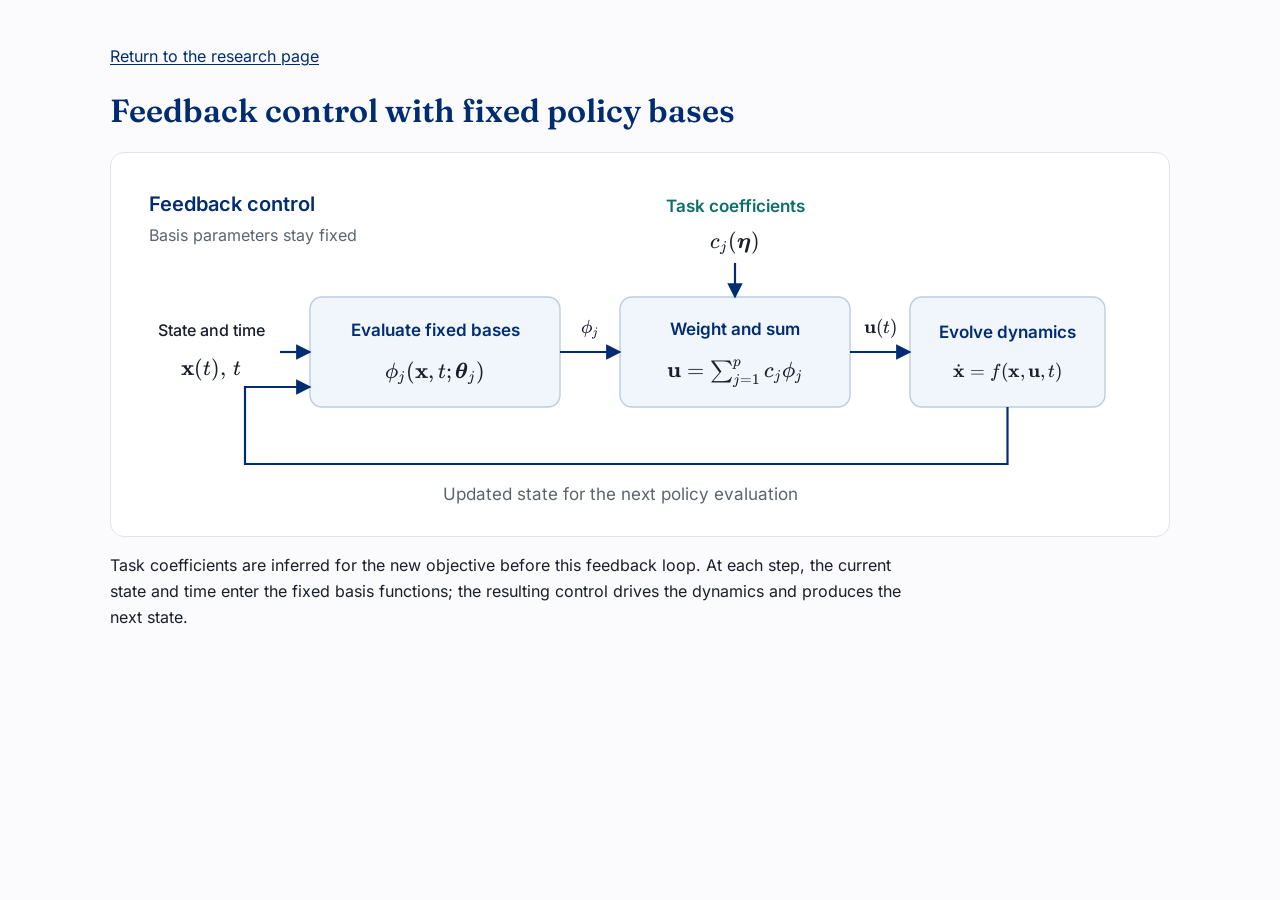
<file: assets/figures/feedback.html>
<!doctype html>
<html lang="en"><head><meta charset="utf-8"><meta name="viewport" content="width=device-width, initial-scale=1">
<title>Feedback control with fixed policy bases | SOLARIS</title>
<meta name="description" content="Feedback computation for function encoder control policies: fixed neural bases, task coefficients, control input, and state evolution.">
<link rel="stylesheet" href="../fonts/fonts.css"><link rel="stylesheet" href="../vendor/katex/katex.min.css">
<style>
body{margin:0;padding:28px 20px;background:#fbfbfd;color:#1a1f2b;font-family:Inter,system-ui,sans-serif;line-height:1.6}main{max-width:1060px;margin:auto}h1{font-family:Fraunces,Georgia,serif;font-size:clamp(1.45rem,3vw,2rem);line-height:1.25;color:#002d72}a{color:#002d72;text-underline-offset:.15em}.feedback-scroll{overflow-x:auto;border:1px solid #dfe3ea;border-radius:14px;background:#fff;padding:14px}.feedback-scroll:focus-visible{outline:3px solid #002d72;outline-offset:3px}.feedback-caption{max-width:80ch}.feedback-scroll-hint{font-size:.9rem;color:#5b6470}@media(min-width:1080px){.feedback-scroll-hint{display:none}}
</style></head><body><main>
<p><a href="../../#method">Return to the research page</a></p><h1>Feedback control with fixed policy bases</h1>
<div class="feedback-scroll" tabindex="0" role="region" aria-label="Feedback control diagram, horizontally scrollable"><style>
.feedback-diagram { position: relative; width: 1000px; height: 355px; max-width: none; box-sizing: border-box; overflow: hidden; background: #fff; color: #1a1f2b; font-family: Inter, system-ui, sans-serif; font-size: 18px; line-height: 1.35; }
.feedback-diagram *, .feedback-diagram *::before, .feedback-diagram *::after { box-sizing: border-box; }
.feedback-diagram__wires { position: absolute; inset: 0; width: 1000px; height: 355px; max-width: none; }
.feedback-diagram__heading { position: absolute; top: 24px; left: 24px; font-size: 20px; font-weight: 600; color: #002d72; }
.feedback-diagram__fixed { position: absolute; top: 58px; left: 24px; font-size: 16px; color: #5b6470; }
.feedback-diagram__node { position: absolute; display: flex; flex-direction: column; justify-content: center; align-items: center; gap: 15px; text-align: center; }
.feedback-diagram__label { font-size: 17px; font-weight: 600; color: #002d72; }
.feedback-diagram__input { left: 17px; top: 144px; width: 138px; height: 80px; gap: 12px; }
.feedback-diagram__input .feedback-diagram__label { font-size: 16px; font-weight: 500; color: #1a1f2b; }
.feedback-diagram__bases { left: 185px; top: 130px; width: 250px; height: 110px; }
.feedback-diagram__sum { left: 495px; top: 130px; width: 230px; height: 110px; }
.feedback-diagram__dynamics { left: 785px; top: 130px; width: 195px; height: 110px; }
.feedback-diagram__coefficients { left: 500px; top: 20px; width: 220px; height: 76px; gap: 9px; }
.feedback-diagram__coefficients .feedback-diagram__label { color: #0b7069; }
.feedback-diagram__math { display: inline-block; font-size: 22px; line-height: normal; white-space: nowrap; }
.feedback-diagram__math .katex { font-size: 1em; }
.feedback-diagram__dynamics .feedback-diagram__math { font-size: 19px; }
.feedback-diagram__wire-label { position: absolute; top: 148px; text-align: center; font-size: 19px; }
.feedback-diagram__basis-output { left: 437px; width: 56px; }
.feedback-diagram__control-output { left: 727px; width: 56px; }
.feedback-diagram__return-label { position: absolute; top: 316px; left: 200px; width: 590px; text-align: center; font-size: 17px; color: #5b6470; }
.feedback-diagram__sr { position: absolute; width: 1px; height: 1px; padding: 0; margin: -1px; overflow: hidden; clip-path: inset(50%); white-space: nowrap; border: 0; }
</style>
<div class="feedback-diagram" role="group" aria-labelledby="feedback-diagram-title" aria-describedby="feedback-diagram-description">
 <span id="feedback-diagram-title" class="feedback-diagram__heading">Feedback control</span>
 <span class="feedback-diagram__fixed">Basis parameters stay fixed</span>
 <span id="feedback-diagram-description" class="feedback-diagram__sr">Current state and time enter the fixed neural basis functions. Coefficients inferred for the task weight the basis outputs to produce a control input. The dynamics evolve under that input, and the updated state returns for the next policy evaluation.</span>
 <svg class="feedback-diagram__wires" viewBox="0 0 1000 355" aria-hidden="true" focusable="false" xmlns="http://www.w3.org/2000/svg">
  <defs><marker id="feedback-diagram-arrow" viewBox="0 0 10 10" refX="9" refY="5" markerWidth="7" markerHeight="7" orient="auto"><path d="M0 0 L10 5 L0 10 Z" fill="#002d72"/></marker></defs>
  <g fill="#f1f6fc" stroke="#bdcde0" stroke-width="1.4">
   <rect x="185" y="130" width="250" height="110" rx="12"/>
   <rect x="495" y="130" width="230" height="110" rx="12"/>
   <rect x="785" y="130" width="195" height="110" rx="12"/>
  </g>
  <g fill="none" stroke="#002d72" stroke-width="2.2" marker-end="url(#feedback-diagram-arrow)">
   <path d="M155 185 H185"/>
   <path d="M435 185 H495"/>
   <path d="M725 185 H785"/>
   <path d="M610 96 V130"/>
   <path d="M882.5 240 V297 H120 V220 H185"/>
  </g>
 </svg>
 <div class="feedback-diagram__node feedback-diagram__input"><span class="feedback-diagram__label">State and time</span><span class="feedback-diagram__math " data-tex="\mathbf{x}(t),\,t"><span class="katex"><span class="katex-mathml"><math xmlns="http://www.w3.org/1998/Math/MathML"><semantics><mrow><mi mathvariant="bold">x</mi><mo stretchy="false">(</mo><mi>t</mi><mo stretchy="false">)</mo><mo separator="true">,</mo><mtext> </mtext><mi>t</mi></mrow><annotation encoding="application/x-tex">\mathbf{x}(t),\,t</annotation></semantics></math></span><span class="katex-html" aria-hidden="true"><span class="base"><span class="strut" style="height:1em;vertical-align:-0.25em;"></span><span class="mord mathbf">x</span><span class="mopen">(</span><span class="mord mathnormal">t</span><span class="mclose">)</span><span class="mpunct">,</span><span class="mspace" style="margin-right:0.1667em;"></span><span class="mspace" style="margin-right:0.1667em;"></span><span class="mord mathnormal">t</span></span></span></span></span></div>
 <div class="feedback-diagram__node feedback-diagram__bases"><span class="feedback-diagram__label">Evaluate fixed bases</span><span class="feedback-diagram__math " data-tex="\phi_j(\mathbf{x},t;\boldsymbol{\theta}_j)"><span class="katex"><span class="katex-mathml"><math xmlns="http://www.w3.org/1998/Math/MathML"><semantics><mrow><msub><mi>ϕ</mi><mi>j</mi></msub><mo stretchy="false">(</mo><mi mathvariant="bold">x</mi><mo separator="true">,</mo><mi>t</mi><mo separator="true">;</mo><msub><mi mathvariant="bold-italic">θ</mi><mi>j</mi></msub><mo stretchy="false">)</mo></mrow><annotation encoding="application/x-tex">\phi_j(\mathbf{x},t;\boldsymbol{\theta}_j)</annotation></semantics></math></span><span class="katex-html" aria-hidden="true"><span class="base"><span class="strut" style="height:1.0361em;vertical-align:-0.2861em;"></span><span class="mord"><span class="mord mathnormal">ϕ</span><span class="msupsub"><span class="vlist-t vlist-t2"><span class="vlist-r"><span class="vlist" style="height:0.3117em;"><span style="top:-2.55em;margin-left:0em;margin-right:0.05em;"><span class="pstrut" style="height:2.7em;"></span><span class="sizing reset-size6 size3 mtight"><span class="mord mathnormal mtight" style="margin-right:0.05724em;">j</span></span></span></span><span class="vlist-s">​</span></span><span class="vlist-r"><span class="vlist" style="height:0.2861em;"><span></span></span></span></span></span></span><span class="mopen">(</span><span class="mord mathbf">x</span><span class="mpunct">,</span><span class="mspace" style="margin-right:0.1667em;"></span><span class="mord mathnormal">t</span><span class="mpunct">;</span><span class="mspace" style="margin-right:0.1667em;"></span><span class="mord"><span class="mord"><span class="mord"><span class="mord boldsymbol" style="margin-right:0.03194em;">θ</span></span></span><span class="msupsub"><span class="vlist-t vlist-t2"><span class="vlist-r"><span class="vlist" style="height:0.3117em;"><span style="top:-2.55em;margin-right:0.05em;"><span class="pstrut" style="height:2.7em;"></span><span class="sizing reset-size6 size3 mtight"><span class="mord mathnormal mtight" style="margin-right:0.05724em;">j</span></span></span></span><span class="vlist-s">​</span></span><span class="vlist-r"><span class="vlist" style="height:0.2861em;"><span></span></span></span></span></span></span><span class="mclose">)</span></span></span></span></span></div>
 <div class="feedback-diagram__node feedback-diagram__coefficients"><span class="feedback-diagram__label">Task coefficients</span><span class="feedback-diagram__math " data-tex="c_j(\boldsymbol{\eta})"><span class="katex"><span class="katex-mathml"><math xmlns="http://www.w3.org/1998/Math/MathML"><semantics><mrow><msub><mi>c</mi><mi>j</mi></msub><mo stretchy="false">(</mo><mi mathvariant="bold-italic">η</mi><mo stretchy="false">)</mo></mrow><annotation encoding="application/x-tex">c_j(\boldsymbol{\eta})</annotation></semantics></math></span><span class="katex-html" aria-hidden="true"><span class="base"><span class="strut" style="height:1.0361em;vertical-align:-0.2861em;"></span><span class="mord"><span class="mord mathnormal">c</span><span class="msupsub"><span class="vlist-t vlist-t2"><span class="vlist-r"><span class="vlist" style="height:0.3117em;"><span style="top:-2.55em;margin-left:0em;margin-right:0.05em;"><span class="pstrut" style="height:2.7em;"></span><span class="sizing reset-size6 size3 mtight"><span class="mord mathnormal mtight" style="margin-right:0.05724em;">j</span></span></span></span><span class="vlist-s">​</span></span><span class="vlist-r"><span class="vlist" style="height:0.2861em;"><span></span></span></span></span></span></span><span class="mopen">(</span><span class="mord"><span class="mord"><span class="mord boldsymbol" style="margin-right:0.03704em;">η</span></span></span><span class="mclose">)</span></span></span></span></span></div>
 <div class="feedback-diagram__node feedback-diagram__sum"><span class="feedback-diagram__label">Weight and sum</span><span class="feedback-diagram__math " data-tex="\mathbf{u}=\sum_{j=1}^{p}c_j\phi_j"><span class="katex"><span class="katex-mathml"><math xmlns="http://www.w3.org/1998/Math/MathML"><semantics><mrow><mi mathvariant="bold">u</mi><mo>=</mo><msubsup><mo>∑</mo><mrow><mi>j</mi><mo>=</mo><mn>1</mn></mrow><mi>p</mi></msubsup><msub><mi>c</mi><mi>j</mi></msub><msub><mi>ϕ</mi><mi>j</mi></msub></mrow><annotation encoding="application/x-tex">\mathbf{u}=\sum_{j=1}^{p}c_j\phi_j</annotation></semantics></math></span><span class="katex-html" aria-hidden="true"><span class="base"><span class="strut" style="height:0.4444em;"></span><span class="mord mathbf">u</span><span class="mspace" style="margin-right:0.2778em;"></span><span class="mrel">=</span><span class="mspace" style="margin-right:0.2778em;"></span></span><span class="base"><span class="strut" style="height:1.2401em;vertical-align:-0.4358em;"></span><span class="mop"><span class="mop op-symbol small-op" style="position:relative;top:0em;">∑</span><span class="msupsub"><span class="vlist-t vlist-t2"><span class="vlist-r"><span class="vlist" style="height:0.8043em;"><span style="top:-2.4003em;margin-left:0em;margin-right:0.05em;"><span class="pstrut" style="height:2.7em;"></span><span class="sizing reset-size6 size3 mtight"><span class="mord mtight"><span class="mord mathnormal mtight" style="margin-right:0.05724em;">j</span><span class="mrel mtight">=</span><span class="mord mtight">1</span></span></span></span><span style="top:-3.2029em;margin-right:0.05em;"><span class="pstrut" style="height:2.7em;"></span><span class="sizing reset-size6 size3 mtight"><span class="mord mtight"><span class="mord mathnormal mtight">p</span></span></span></span></span><span class="vlist-s">​</span></span><span class="vlist-r"><span class="vlist" style="height:0.4358em;"><span></span></span></span></span></span></span><span class="mspace" style="margin-right:0.1667em;"></span><span class="mord"><span class="mord mathnormal">c</span><span class="msupsub"><span class="vlist-t vlist-t2"><span class="vlist-r"><span class="vlist" style="height:0.3117em;"><span style="top:-2.55em;margin-left:0em;margin-right:0.05em;"><span class="pstrut" style="height:2.7em;"></span><span class="sizing reset-size6 size3 mtight"><span class="mord mathnormal mtight" style="margin-right:0.05724em;">j</span></span></span></span><span class="vlist-s">​</span></span><span class="vlist-r"><span class="vlist" style="height:0.2861em;"><span></span></span></span></span></span></span><span class="mord"><span class="mord mathnormal">ϕ</span><span class="msupsub"><span class="vlist-t vlist-t2"><span class="vlist-r"><span class="vlist" style="height:0.3117em;"><span style="top:-2.55em;margin-left:0em;margin-right:0.05em;"><span class="pstrut" style="height:2.7em;"></span><span class="sizing reset-size6 size3 mtight"><span class="mord mathnormal mtight" style="margin-right:0.05724em;">j</span></span></span></span><span class="vlist-s">​</span></span><span class="vlist-r"><span class="vlist" style="height:0.2861em;"><span></span></span></span></span></span></span></span></span></span></span></div>
 <div class="feedback-diagram__node feedback-diagram__dynamics"><span class="feedback-diagram__label">Evolve dynamics</span><span class="feedback-diagram__math " data-tex="\dot{\mathbf{x}}=f(\mathbf{x},\mathbf{u},t)"><span class="katex"><span class="katex-mathml"><math xmlns="http://www.w3.org/1998/Math/MathML"><semantics><mrow><mover accent="true"><mi mathvariant="bold">x</mi><mo>˙</mo></mover><mo>=</mo><mi>f</mi><mo stretchy="false">(</mo><mi mathvariant="bold">x</mi><mo separator="true">,</mo><mi mathvariant="bold">u</mi><mo separator="true">,</mo><mi>t</mi><mo stretchy="false">)</mo></mrow><annotation encoding="application/x-tex">\dot{\mathbf{x}}=f(\mathbf{x},\mathbf{u},t)</annotation></semantics></math></span><span class="katex-html" aria-hidden="true"><span class="base"><span class="strut" style="height:0.6813em;"></span><span class="mord accent"><span class="vlist-t"><span class="vlist-r"><span class="vlist" style="height:0.6813em;"><span style="top:-3em;"><span class="pstrut" style="height:3em;"></span><span class="mord mathbf">x</span></span><span style="top:-3.0134em;"><span class="pstrut" style="height:3em;"></span><span class="accent-body" style="left:-0.1111em;"><span class="mord">˙</span></span></span></span></span></span></span><span class="mspace" style="margin-right:0.2778em;"></span><span class="mrel">=</span><span class="mspace" style="margin-right:0.2778em;"></span></span><span class="base"><span class="strut" style="height:1em;vertical-align:-0.25em;"></span><span class="mord mathnormal" style="margin-right:0.10764em;">f</span><span class="mopen">(</span><span class="mord mathbf">x</span><span class="mpunct">,</span><span class="mspace" style="margin-right:0.1667em;"></span><span class="mord mathbf">u</span><span class="mpunct">,</span><span class="mspace" style="margin-right:0.1667em;"></span><span class="mord mathnormal">t</span><span class="mclose">)</span></span></span></span></span></div>
 <span class="feedback-diagram__math feedback-diagram__wire-label feedback-diagram__basis-output" data-tex="\phi_j"><span class="katex"><span class="katex-mathml"><math xmlns="http://www.w3.org/1998/Math/MathML"><semantics><mrow><msub><mi>ϕ</mi><mi>j</mi></msub></mrow><annotation encoding="application/x-tex">\phi_j</annotation></semantics></math></span><span class="katex-html" aria-hidden="true"><span class="base"><span class="strut" style="height:0.9805em;vertical-align:-0.2861em;"></span><span class="mord"><span class="mord mathnormal">ϕ</span><span class="msupsub"><span class="vlist-t vlist-t2"><span class="vlist-r"><span class="vlist" style="height:0.3117em;"><span style="top:-2.55em;margin-left:0em;margin-right:0.05em;"><span class="pstrut" style="height:2.7em;"></span><span class="sizing reset-size6 size3 mtight"><span class="mord mathnormal mtight" style="margin-right:0.05724em;">j</span></span></span></span><span class="vlist-s">​</span></span><span class="vlist-r"><span class="vlist" style="height:0.2861em;"><span></span></span></span></span></span></span></span></span></span></span>
 <span class="feedback-diagram__math feedback-diagram__wire-label feedback-diagram__control-output" data-tex="\mathbf{u}(t)"><span class="katex"><span class="katex-mathml"><math xmlns="http://www.w3.org/1998/Math/MathML"><semantics><mrow><mi mathvariant="bold">u</mi><mo stretchy="false">(</mo><mi>t</mi><mo stretchy="false">)</mo></mrow><annotation encoding="application/x-tex">\mathbf{u}(t)</annotation></semantics></math></span><span class="katex-html" aria-hidden="true"><span class="base"><span class="strut" style="height:1em;vertical-align:-0.25em;"></span><span class="mord mathbf">u</span><span class="mopen">(</span><span class="mord mathnormal">t</span><span class="mclose">)</span></span></span></span></span>
 <span class="feedback-diagram__return-label">Updated state for the next policy evaluation</span>
</div>
</div>
<p class="feedback-scroll-hint">Scroll horizontally to follow the full computation.</p>
<p class="feedback-caption">Task coefficients are inferred for the new objective before this feedback loop. At each step, the current state and time enter the fixed basis functions; the resulting control drives the dynamics and produces the next state.</p>
</main></body></html>
</file>
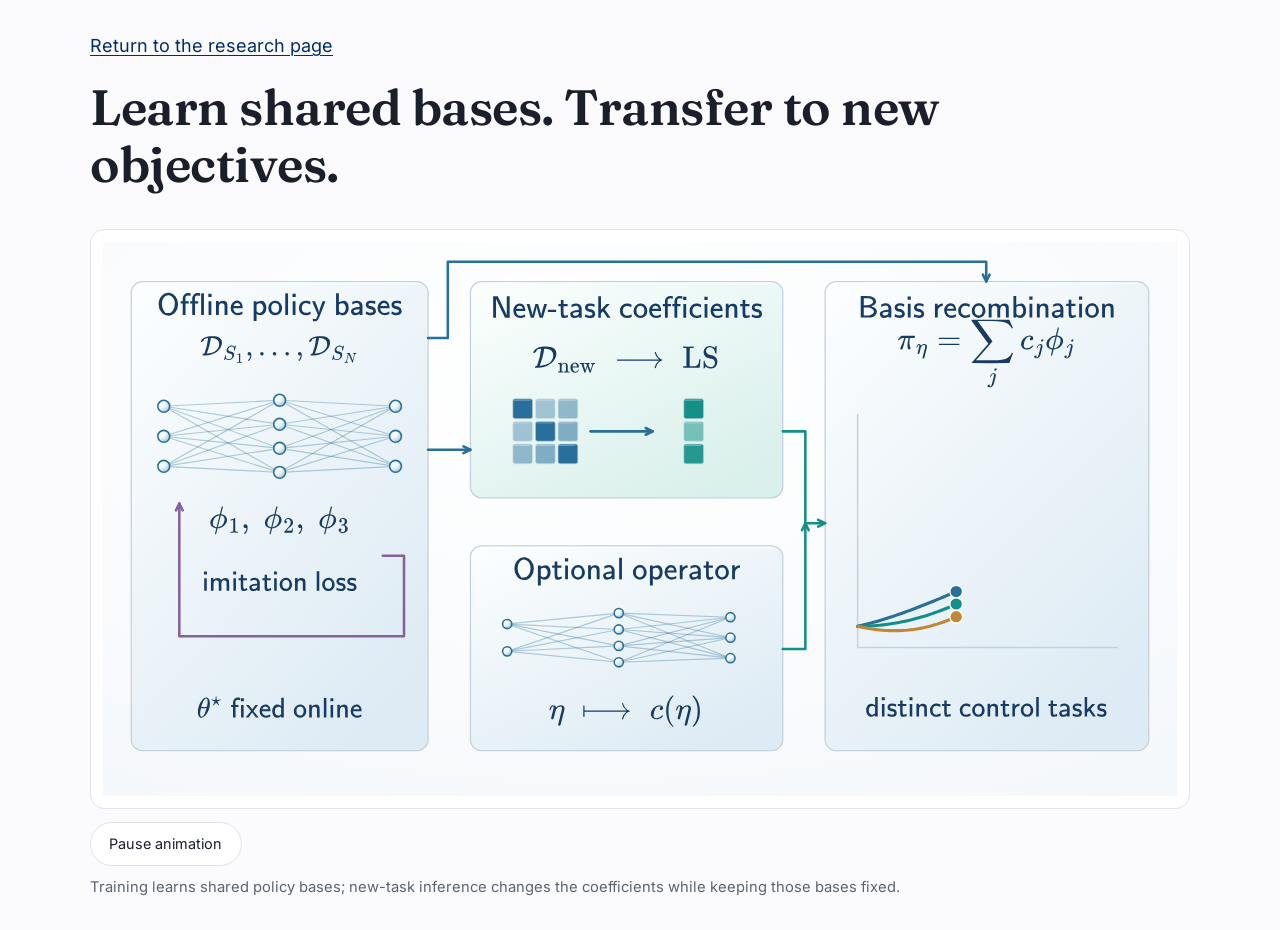
<file: assets/figures/overview.html>
<!doctype html>
<html lang="en"><head><meta charset="utf-8"><meta name="viewport" content="width=device-width, initial-scale=1">
<title>Function encoder training and transfer | SOLARIS</title>
<link rel="stylesheet" href="../fonts/fonts.css"><link rel="stylesheet" href="../../template.css"><link rel="stylesheet" href="../../style.css">
<script defer src="../../site.js"></script></head><body><main class="wrap" style="padding-block:2rem">
<p><a href="../../">Return to the research page</a></p><h1>Learn shared bases. Transfer to new objectives.</h1>
<figure class="overview-figure"><div class="abstract-scroll" id="solaris-abstract" data-paused="true" tabindex="0" role="region" aria-label="Function encoder training and transfer"><svg xmlns="http://www.w3.org/2000/svg" viewBox="0 0 760 392" role="img" data-design-system="solaris-v9" aria-label="One learned policy basis supports multiple task-specific controllers."><title>One learned policy basis supports multiple task-specific controllers.</title><defs>
<linearGradient id="v9-policyfe-v9-paper" x2=".7" y2="1"><stop stop-color="#FFFFFF"></stop><stop offset="1" stop-color="#EEF4F9"></stop></linearGradient>
<linearGradient id="v9-policyfe-v9-blue" x2=".7" y2="1"><stop stop-color="#FCFEFF"></stop><stop offset="1" stop-color="#DEEBF4"></stop></linearGradient>
<linearGradient id="v9-policyfe-v9-teal" x2=".7" y2="1"><stop stop-color="#FBFFFE"></stop><stop offset="1" stop-color="#DAF0EB"></stop></linearGradient>
<linearGradient id="v9-policyfe-v9-violet" x2=".7" y2="1"><stop stop-color="#FEFDFF"></stop><stop offset="1" stop-color="#EAE3F2"></stop></linearGradient>
<linearGradient id="v9-policyfe-v9-amber" x2=".7" y2="1"><stop stop-color="#FFFEFB"></stop><stop offset="1" stop-color="#F2E5CE"></stop></linearGradient>
<radialGradient id="v9-policyfe-v9-node" cx=".3" cy=".25" r=".8"><stop stop-color="#FFFFFF"></stop><stop offset=".45" stop-color="#F1F9FC"></stop><stop offset="1" stop-color="#A6C9D9"></stop></radialGradient>
<linearGradient id="v9-policyfe-metal" x2=".8" y2="1"><stop stop-color="#FFFFFF"></stop><stop offset=".5" stop-color="#DCE8F0"></stop><stop offset="1" stop-color="#96B0C5"></stop></linearGradient>
<linearGradient id="v9-policyfe-dark" x2=".8" y2="1"><stop stop-color="#416C90"></stop><stop offset="1" stop-color="#173B65"></stop></linearGradient>
<linearGradient id="v9-policyfe-teal" x2=".8" y2="1"><stop stop-color="#78D5C7"></stop><stop offset="1" stop-color="#148F87"></stop></linearGradient>
<radialGradient id="v9-policyfe-v9-light" cx=".45" cy=".25" r=".9"><stop stop-color="#FFFFFF"></stop><stop offset="1" stop-color="#F5F8FB"></stop></radialGradient>
</defs><rect width="760" height="392" fill="url(#v9-policyfe-v9-light)"></rect><g data-component="panel"><rect x="20" y="28" width="210" height="332" rx="8" fill="url(#v9-policyfe-v9-blue)" stroke="#C3D1DD" stroke-width="0.9" id="v9-policyfe-offline"></rect><path d="M28 29.2 H222" fill="none" stroke="#FFFFFF" stroke-width="1.1" stroke-linecap="round" stroke-linejoin="round" opacity="0.7"></path><g class="tex-label" aria-label="\textsf{Offline policy bases}" color="#173B65" transform="translate(125 51.621) scale(0.022) translate(-3947.500 0)"><g stroke="currentColor" fill="currentColor" stroke-width="0" transform="scale(1,-1)"><g><g><use href="#sld-g-0885f714c6af"></use><use transform="translate(736,0)" href="#sld-g-eb4c8ee10039"></use><use transform="translate(1042,0)" href="#sld-g-eb4c8ee10039"></use><use transform="translate(1348,0)" href="#sld-g-1a091a898d18"></use><use transform="translate(1587,0)" href="#sld-g-30ade66514e1"></use><use transform="translate(1826,0)" href="#sld-g-c2bdcf9eb91e"></use><use transform="translate(2343,0)" href="#sld-g-65e67dc00a45"></use><use transform="translate(2787,0)" href="#sld-g-da39a3ee5e6b"></use><use transform="translate(3037,0)" href="#sld-g-cbf2014b060f"></use><use transform="translate(3554,0)" href="#sld-g-40d124c295a9"></use><use transform="translate(4054,0)" href="#sld-g-1a091a898d18"></use><use transform="translate(4293,0)" href="#sld-g-30ade66514e1"></use><use transform="translate(4532,0)" href="#sld-g-d8c55aa8e0ad"></use><use transform="translate(4976,0)" href="#sld-g-8525fcbeff9d"></use><use transform="translate(5437,0)" href="#sld-g-da39a3ee5e6b"></use><use transform="translate(5687,0)" href="#sld-g-41bbd3b5b236"></use><use transform="translate(6204,0)" href="#sld-g-fcd783eb2bc8"></use><use transform="translate(6685,0)" href="#sld-g-425a96156def"></use><use transform="translate(7068,0)" href="#sld-g-65e67dc00a45"></use><use transform="translate(7512,0)" href="#sld-g-425a96156def"></use></g></g></g></g></g><g data-component="panel"><rect x="260" y="28" width="221" height="153" rx="8" fill="url(#v9-policyfe-v9-teal)" stroke="#C3D1DD" stroke-width="0.9" id="v9-policyfe-coeff"></rect><path d="M268 29.2 H473" fill="none" stroke="#FFFFFF" stroke-width="1.1" stroke-linecap="round" stroke-linejoin="round" opacity="0.7"></path><g class="tex-label" aria-label="\textsf{New-task coefficients}" color="#173B65" transform="translate(370.5 53.645) scale(0.022) translate(-4379.500 0)"><g stroke="currentColor" fill="currentColor" stroke-width="0" transform="scale(1,-1)"><g><g><use href="#sld-g-79c2ca9a8c62"></use><use transform="translate(708,0)" href="#sld-g-65e67dc00a45"></use><use transform="translate(1152,0)" href="#sld-g-2b8d52517548"></use><use transform="translate(1835,0)" href="#sld-g-dbe1025e4841"></use><use transform="translate(2168,0)" href="#sld-g-1016796306ba"></use><use transform="translate(2529,0)" href="#sld-g-fcd783eb2bc8"></use><use transform="translate(3010,0)" href="#sld-g-425a96156def"></use><use transform="translate(3393,0)" href="#sld-g-d83b5e92fc14"></use><use transform="translate(3882,0)" href="#sld-g-da39a3ee5e6b"></use><use transform="translate(4132,0)" href="#sld-g-d8c55aa8e0ad"></use><use transform="translate(4576,0)" href="#sld-g-40d124c295a9"></use><use transform="translate(5076,0)" href="#sld-g-65e67dc00a45"></use><use transform="translate(5520,0)" href="#sld-g-eb4c8ee10039"></use><use transform="translate(5826,0)" href="#sld-g-eb4c8ee10039"></use><use transform="translate(6132,0)" href="#sld-g-30ade66514e1"></use><use transform="translate(6371,0)" href="#sld-g-d8c55aa8e0ad"></use><use transform="translate(6815,0)" href="#sld-g-30ade66514e1"></use><use transform="translate(7054,0)" href="#sld-g-65e67dc00a45"></use><use transform="translate(7498,0)" href="#sld-g-c2bdcf9eb91e"></use><use transform="translate(8015,0)" href="#sld-g-1016796306ba"></use><use transform="translate(8376,0)" href="#sld-g-425a96156def"></use></g></g></g></g></g><g data-component="panel"><rect x="260" y="215" width="221" height="145" rx="8" fill="url(#v9-policyfe-v9-blue)" stroke="#C3D1DD" stroke-width="0.9" id="v9-policyfe-operator"></rect><path d="M268 216.2 H473" fill="none" stroke="#FFFFFF" stroke-width="1.1" stroke-linecap="round" stroke-linejoin="round" opacity="0.7"></path><g class="tex-label" aria-label="\textsf{Optional operator}" color="#173B65" transform="translate(370.5 238.731) scale(0.022) translate(-3663.500 0)"><g stroke="currentColor" fill="currentColor" stroke-width="0" transform="scale(1,-1)"><g><g><use href="#sld-g-0885f714c6af"></use><use transform="translate(736,0)" href="#sld-g-cbf2014b060f"></use><use transform="translate(1253,0)" href="#sld-g-1016796306ba"></use><use transform="translate(1614,0)" href="#sld-g-30ade66514e1"></use><use transform="translate(1853,0)" href="#sld-g-40d124c295a9"></use><use transform="translate(2353,0)" href="#sld-g-c2bdcf9eb91e"></use><use transform="translate(2870,0)" href="#sld-g-fcd783eb2bc8"></use><use transform="translate(3351,0)" href="#sld-g-1a091a898d18"></use><use transform="translate(3590,0)" href="#sld-g-da39a3ee5e6b"></use><use transform="translate(3840,0)" href="#sld-g-40d124c295a9"></use><use transform="translate(4340,0)" href="#sld-g-cbf2014b060f"></use><use transform="translate(4857,0)" href="#sld-g-65e67dc00a45"></use><use transform="translate(5301,0)" href="#sld-g-73e1c8d3594c"></use><use transform="translate(5643,0)" href="#sld-g-fcd783eb2bc8"></use><use transform="translate(6124,0)" href="#sld-g-1016796306ba"></use><use transform="translate(6485,0)" href="#sld-g-40d124c295a9"></use><use transform="translate(6985,0)" href="#sld-g-73e1c8d3594c"></use></g></g></g></g></g><g data-component="panel"><rect x="511" y="28" width="229" height="332" rx="8" fill="url(#v9-policyfe-v9-blue)" stroke="#C3D1DD" stroke-width="0.9" id="v9-policyfe-online"></rect><path d="M519 29.2 H732" fill="none" stroke="#FFFFFF" stroke-width="1.1" stroke-linecap="round" stroke-linejoin="round" opacity="0.7"></path><g class="tex-label" aria-label="\textsf{Basis recombination}" color="#173B65" transform="translate(625.5 53.513) scale(0.022) translate(-4149.000 0)"><g stroke="currentColor" fill="currentColor" stroke-width="0" transform="scale(1,-1)"><g><g><use href="#sld-g-0104c191c3c2"></use><use transform="translate(667,0)" href="#sld-g-fcd783eb2bc8"></use><use transform="translate(1148,0)" href="#sld-g-425a96156def"></use><use transform="translate(1531,0)" href="#sld-g-30ade66514e1"></use><use transform="translate(1770,0)" href="#sld-g-425a96156def"></use><use transform="translate(2153,0)" href="#sld-g-da39a3ee5e6b"></use><use transform="translate(2403,0)" href="#sld-g-73e1c8d3594c"></use><use transform="translate(2745,0)" href="#sld-g-65e67dc00a45"></use><use transform="translate(3189,0)" href="#sld-g-d8c55aa8e0ad"></use><use transform="translate(3633,0)" href="#sld-g-40d124c295a9"></use><use transform="translate(4133,0)" href="#sld-g-602143974a66"></use><use transform="translate(4927,0)" href="#sld-g-41bbd3b5b236"></use><use transform="translate(5444,0)" href="#sld-g-30ade66514e1"></use><use transform="translate(5683,0)" href="#sld-g-c2bdcf9eb91e"></use><use transform="translate(6200,0)" href="#sld-g-fcd783eb2bc8"></use><use transform="translate(6681,0)" href="#sld-g-1016796306ba"></use><use transform="translate(7042,0)" href="#sld-g-30ade66514e1"></use><use transform="translate(7281,0)" href="#sld-g-40d124c295a9"></use><use transform="translate(7781,0)" href="#sld-g-c2bdcf9eb91e"></use></g></g></g></g></g><g class="tex-label" aria-label="\mathcal D_{S_1},\ldots,\mathcal D_{S_N}" color="#173B65" transform="translate(125 80.269) scale(0.02) translate(-2807.150 0)"><g stroke="currentColor" fill="currentColor" stroke-width="0" transform="scale(1,-1)"><g><g><g><g><use href="#sld-g-a2dd820bbe67"></use></g></g><g transform="translate(804,-150) scale(0.707)"><g><g><use href="#sld-g-7a25753e18a4"></use></g><g transform="translate(646,-150) scale(0.707)"><use href="#sld-g-dcdb7159e81c"></use></g></g></g></g><g transform="translate(1596.1,0)"><use href="#sld-g-b6357b208afb"></use></g><g transform="translate(2040.8,0)"><use href="#sld-g-4ad2d3f3b430"></use></g><g transform="translate(3379.5,0)"><use href="#sld-g-b6357b208afb"></use></g><g transform="translate(3824.1,0)"><g><g><use href="#sld-g-a2dd820bbe67"></use></g></g><g transform="translate(804,-150) scale(0.707)"><g><g><use href="#sld-g-7a25753e18a4"></use></g><g transform="translate(646,-150) scale(0.707)"><use href="#sld-g-f84e7f6add72"></use></g></g></g></g></g></g></g><g data-component="network" id="v9-policyfe-basisnet"><line x1="43.0" y1="116.25" x2="125.0" y2="112.0" stroke="#286F9C" stroke-width="0.8" stroke-linecap="round" opacity="0.34"></line><line x1="43.0" y1="116.25" x2="125.0" y2="129.0" stroke="#286F9C" stroke-width="0.8" stroke-linecap="round" opacity="0.34"></line><line x1="43.0" y1="116.25" x2="125.0" y2="146.0" stroke="#286F9C" stroke-width="0.8" stroke-linecap="round" opacity="0.34"></line><line x1="43.0" y1="116.25" x2="125.0" y2="163.0" stroke="#286F9C" stroke-width="0.8" stroke-linecap="round" opacity="0.34"></line><line x1="43.0" y1="137.5" x2="125.0" y2="112.0" stroke="#286F9C" stroke-width="0.8" stroke-linecap="round" opacity="0.34"></line><line x1="43.0" y1="137.5" x2="125.0" y2="129.0" stroke="#286F9C" stroke-width="0.8" stroke-linecap="round" opacity="0.34"></line><line x1="43.0" y1="137.5" x2="125.0" y2="146.0" stroke="#286F9C" stroke-width="0.8" stroke-linecap="round" opacity="0.34"></line><line x1="43.0" y1="137.5" x2="125.0" y2="163.0" stroke="#286F9C" stroke-width="0.8" stroke-linecap="round" opacity="0.34"></line><line x1="43.0" y1="158.75" x2="125.0" y2="112.0" stroke="#286F9C" stroke-width="0.8" stroke-linecap="round" opacity="0.34"></line><line x1="43.0" y1="158.75" x2="125.0" y2="129.0" stroke="#286F9C" stroke-width="0.8" stroke-linecap="round" opacity="0.34"></line><line x1="43.0" y1="158.75" x2="125.0" y2="146.0" stroke="#286F9C" stroke-width="0.8" stroke-linecap="round" opacity="0.34"></line><line x1="43.0" y1="158.75" x2="125.0" y2="163.0" stroke="#286F9C" stroke-width="0.8" stroke-linecap="round" opacity="0.34"></line><line x1="125.0" y1="112.0" x2="207.0" y2="116.25" stroke="#286F9C" stroke-width="0.8" stroke-linecap="round" opacity="0.34"></line><line x1="125.0" y1="112.0" x2="207.0" y2="137.5" stroke="#286F9C" stroke-width="0.8" stroke-linecap="round" opacity="0.34"></line><line x1="125.0" y1="112.0" x2="207.0" y2="158.75" stroke="#286F9C" stroke-width="0.8" stroke-linecap="round" opacity="0.34"></line><line x1="125.0" y1="129.0" x2="207.0" y2="116.25" stroke="#286F9C" stroke-width="0.8" stroke-linecap="round" opacity="0.34"></line><line x1="125.0" y1="129.0" x2="207.0" y2="137.5" stroke="#286F9C" stroke-width="0.8" stroke-linecap="round" opacity="0.34"></line><line x1="125.0" y1="129.0" x2="207.0" y2="158.75" stroke="#286F9C" stroke-width="0.8" stroke-linecap="round" opacity="0.34"></line><line x1="125.0" y1="146.0" x2="207.0" y2="116.25" stroke="#286F9C" stroke-width="0.8" stroke-linecap="round" opacity="0.34"></line><line x1="125.0" y1="146.0" x2="207.0" y2="137.5" stroke="#286F9C" stroke-width="0.8" stroke-linecap="round" opacity="0.34"></line><line x1="125.0" y1="146.0" x2="207.0" y2="158.75" stroke="#286F9C" stroke-width="0.8" stroke-linecap="round" opacity="0.34"></line><line x1="125.0" y1="163.0" x2="207.0" y2="116.25" stroke="#286F9C" stroke-width="0.8" stroke-linecap="round" opacity="0.34"></line><line x1="125.0" y1="163.0" x2="207.0" y2="137.5" stroke="#286F9C" stroke-width="0.8" stroke-linecap="round" opacity="0.34"></line><line x1="125.0" y1="163.0" x2="207.0" y2="158.75" stroke="#286F9C" stroke-width="0.8" stroke-linecap="round" opacity="0.34"></line><circle cx="43.0" cy="116.25" r="4.2" fill="url(#v9-policyfe-v9-node)" stroke="#286F9C" stroke-width="1.1" id="v9-policyfe-basisnet-n0-0"></circle><circle cx="42.2" cy="115.25" r="0.9660000000000001" fill="#FFFFFF" stroke="none" stroke-width="0" opacity="0.85"></circle><circle cx="43.0" cy="137.5" r="4.2" fill="url(#v9-policyfe-v9-node)" stroke="#286F9C" stroke-width="1.1" id="v9-policyfe-basisnet-n0-1"></circle><circle cx="42.2" cy="136.5" r="0.9660000000000001" fill="#FFFFFF" stroke="none" stroke-width="0" opacity="0.85"></circle><circle cx="43.0" cy="158.75" r="4.2" fill="url(#v9-policyfe-v9-node)" stroke="#286F9C" stroke-width="1.1" id="v9-policyfe-basisnet-n0-2"></circle><circle cx="42.2" cy="157.75" r="0.9660000000000001" fill="#FFFFFF" stroke="none" stroke-width="0" opacity="0.85"></circle><circle cx="125.0" cy="112.0" r="4.2" fill="url(#v9-policyfe-v9-node)" stroke="#286F9C" stroke-width="1.1" id="v9-policyfe-basisnet-n1-0"></circle><circle cx="124.2" cy="111.0" r="0.9660000000000001" fill="#FFFFFF" stroke="none" stroke-width="0" opacity="0.85"></circle><circle cx="125.0" cy="129.0" r="4.2" fill="url(#v9-policyfe-v9-node)" stroke="#286F9C" stroke-width="1.1" id="v9-policyfe-basisnet-n1-1"></circle><circle cx="124.2" cy="128.0" r="0.9660000000000001" fill="#FFFFFF" stroke="none" stroke-width="0" opacity="0.85"></circle><circle cx="125.0" cy="146.0" r="4.2" fill="url(#v9-policyfe-v9-node)" stroke="#286F9C" stroke-width="1.1" id="v9-policyfe-basisnet-n1-2"></circle><circle cx="124.2" cy="145.0" r="0.9660000000000001" fill="#FFFFFF" stroke="none" stroke-width="0" opacity="0.85"></circle><circle cx="125.0" cy="163.0" r="4.2" fill="url(#v9-policyfe-v9-node)" stroke="#286F9C" stroke-width="1.1" id="v9-policyfe-basisnet-n1-3"></circle><circle cx="124.2" cy="162.0" r="0.9660000000000001" fill="#FFFFFF" stroke="none" stroke-width="0" opacity="0.85"></circle><circle cx="207.0" cy="116.25" r="4.2" fill="url(#v9-policyfe-v9-node)" stroke="#286F9C" stroke-width="1.1" id="v9-policyfe-basisnet-n2-0"></circle><circle cx="206.2" cy="115.25" r="0.9660000000000001" fill="#FFFFFF" stroke="none" stroke-width="0" opacity="0.85"></circle><circle cx="207.0" cy="137.5" r="4.2" fill="url(#v9-policyfe-v9-node)" stroke="#286F9C" stroke-width="1.1" id="v9-policyfe-basisnet-n2-1"></circle><circle cx="206.2" cy="136.5" r="0.9660000000000001" fill="#FFFFFF" stroke="none" stroke-width="0" opacity="0.85"></circle><circle cx="207.0" cy="158.75" r="4.2" fill="url(#v9-policyfe-v9-node)" stroke="#286F9C" stroke-width="1.1" id="v9-policyfe-basisnet-n2-2"></circle><circle cx="206.2" cy="157.75" r="0.9660000000000001" fill="#FFFFFF" stroke="none" stroke-width="0" opacity="0.85"></circle></g><g class="tex-label" aria-label="\phi_1,\;\phi_2,\;\phi_3" color="#173B65" transform="translate(125 202.379) scale(0.022) translate(-2271.500 0)"><g stroke="currentColor" fill="currentColor" stroke-width="0" transform="scale(1,-1)"><g><g><g><use href="#sld-g-d98179bb5e47"></use></g><g transform="translate(629,-150) scale(0.707)"><use href="#sld-g-dcdb7159e81c"></use></g></g><g transform="translate(1032.6,0)"><use href="#sld-g-b6357b208afb"></use></g><g transform="translate(1310.6,0)"><g></g></g><g transform="translate(1755.2,0)"><g><use href="#sld-g-d98179bb5e47"></use></g><g transform="translate(629,-150) scale(0.707)"><use href="#sld-g-d6d4df6ec495"></use></g></g><g transform="translate(2787.8,0)"><use href="#sld-g-b6357b208afb"></use></g><g transform="translate(3065.8,0)"><g></g></g><g transform="translate(3510.4,0)"><g><use href="#sld-g-d98179bb5e47"></use></g><g transform="translate(629,-150) scale(0.707)"><use href="#sld-g-311140466c39"></use></g></g></g></g></g><g class="tex-label" aria-label="\textsf{imitation loss}" color="#173B65" transform="translate(125 246.840) scale(0.02) translate(-2743.000 0)"><g stroke="currentColor" fill="currentColor" stroke-width="0" transform="scale(1,-1)"><g><g><use href="#sld-g-30ade66514e1"></use><use transform="translate(239,0)" href="#sld-g-602143974a66"></use><use transform="translate(1033,0)" href="#sld-g-30ade66514e1"></use><use transform="translate(1272,0)" href="#sld-g-1016796306ba"></use><use transform="translate(1633,0)" href="#sld-g-fcd783eb2bc8"></use><use transform="translate(2114,0)" href="#sld-g-1016796306ba"></use><use transform="translate(2475,0)" href="#sld-g-30ade66514e1"></use><use transform="translate(2714,0)" href="#sld-g-40d124c295a9"></use><use transform="translate(3214,0)" href="#sld-g-c2bdcf9eb91e"></use><use transform="translate(3731,0)" href="#sld-g-da39a3ee5e6b"></use><use transform="translate(3981,0)" href="#sld-g-1a091a898d18"></use><use transform="translate(4220,0)" href="#sld-g-40d124c295a9"></use><use transform="translate(4720,0)" href="#sld-g-425a96156def"></use><use transform="translate(5103,0)" href="#sld-g-425a96156def"></use></g></g></g></g><g data-component="connector"><path d="M198.00 222.00 L213.00 222.00 L213.00 279.00 L54.00 279.00 L54.00 185.00" fill="none" stroke="#85619E" stroke-width="1.8" stroke-linecap="round" stroke-linejoin="round"></path><path d="M56.39 189.95 L54.00 185.00 L51.61 189.95" fill="none" stroke="#85619E" stroke-width="1.8" stroke-linecap="round" stroke-linejoin="round"></path></g><g class="tex-label" aria-label="\theta^\star\;\textsf{fixed online}" color="#173B65" transform="translate(125 336.467) scale(0.02) translate(-2928.300 0)"><g stroke="currentColor" fill="currentColor" stroke-width="0" transform="scale(1,-1)"><g><g><g><use href="#sld-g-c31d73e847c0"></use></g><g transform="translate(502,413) scale(0.707)"><use href="#sld-g-caa1911e99c3"></use></g></g><g transform="translate(905.6,0)"><g></g></g><g transform="translate(1183.6,0)"><use href="#sld-g-eb4c8ee10039"></use><use transform="translate(306,0)" href="#sld-g-30ade66514e1"></use><use transform="translate(545,0)" href="#sld-g-84e92c69371e"></use><use transform="translate(1006,0)" href="#sld-g-65e67dc00a45"></use><use transform="translate(1450,0)" href="#sld-g-80ce1d8282e4"></use><use transform="translate(1967,0)" href="#sld-g-da39a3ee5e6b"></use><use transform="translate(2217,0)" href="#sld-g-40d124c295a9"></use><use transform="translate(2717,0)" href="#sld-g-c2bdcf9eb91e"></use><use transform="translate(3234,0)" href="#sld-g-1a091a898d18"></use><use transform="translate(3473,0)" href="#sld-g-30ade66514e1"></use><use transform="translate(3712,0)" href="#sld-g-c2bdcf9eb91e"></use><use transform="translate(4229,0)" href="#sld-g-65e67dc00a45"></use></g></g></g></g><g class="tex-label" aria-label="\mathcal D_{\rm new}\;\longrightarrow\;\mathrm{LS}" color="#173B65" transform="translate(370 89.019) scale(0.022) translate(-3001.100 0)"><g stroke="currentColor" fill="currentColor" stroke-width="0" transform="scale(1,-1)"><g><g><g><g><use href="#sld-g-a2dd820bbe67"></use></g></g><g transform="translate(804,-150) scale(0.707)"><g><use href="#sld-g-ecc233ae5071"></use></g><g transform="translate(556,0)"><use href="#sld-g-bd21b07f61f6"></use></g><g transform="translate(1000,0)"><use href="#sld-g-b842bc59a12a"></use></g></g></g><g transform="translate(2071.6,0)"><g></g></g><g transform="translate(2627.4,0)"><use href="#sld-g-3d8ac388c7c7"></use></g><g transform="translate(4265.4,0)"><g></g></g><g transform="translate(4821.2,0)"><g><use href="#sld-g-df22e41b9c30"></use><use transform="translate(625,0)" href="#sld-g-25fbf39085dd"></use></g></g></g></g></g><g data-component="matrix"><rect x="290" y="111" width="14" height="14" rx="1.6" fill="#286F9C" stroke="#C3D1DD" stroke-width="0.45" opacity="1.0" id="v9-policyfe-gram-0-0"></rect><line x1="291" y1="112" x2="302" y2="112" stroke="#FFFFFF" stroke-width="0.65" stroke-linecap="round" opacity="0.36"></line><rect x="306" y="111" width="14" height="14" rx="1.6" fill="#286F9C" stroke="#C3D1DD" stroke-width="0.45" opacity="0.376" id="v9-policyfe-gram-0-1"></rect><line x1="307" y1="112" x2="318" y2="112" stroke="#FFFFFF" stroke-width="0.65" stroke-linecap="round" opacity="0.36"></line><rect x="322" y="111" width="14" height="14" rx="1.6" fill="#286F9C" stroke="#C3D1DD" stroke-width="0.45" opacity="0.45399999999999996" id="v9-policyfe-gram-0-2"></rect><line x1="323" y1="112" x2="334" y2="112" stroke="#FFFFFF" stroke-width="0.65" stroke-linecap="round" opacity="0.36"></line><rect x="290" y="127" width="14" height="14" rx="1.6" fill="#286F9C" stroke="#C3D1DD" stroke-width="0.45" opacity="0.376" id="v9-policyfe-gram-1-0"></rect><line x1="291" y1="128" x2="302" y2="128" stroke="#FFFFFF" stroke-width="0.65" stroke-linecap="round" opacity="0.36"></line><rect x="306" y="127" width="14" height="14" rx="1.6" fill="#286F9C" stroke="#C3D1DD" stroke-width="0.45" opacity="1.0" id="v9-policyfe-gram-1-1"></rect><line x1="307" y1="128" x2="318" y2="128" stroke="#FFFFFF" stroke-width="0.65" stroke-linecap="round" opacity="0.36"></line><rect x="322" y="127" width="14" height="14" rx="1.6" fill="#286F9C" stroke="#C3D1DD" stroke-width="0.45" opacity="0.532" id="v9-policyfe-gram-1-2"></rect><line x1="323" y1="128" x2="334" y2="128" stroke="#FFFFFF" stroke-width="0.65" stroke-linecap="round" opacity="0.36"></line><rect x="290" y="143" width="14" height="14" rx="1.6" fill="#286F9C" stroke="#C3D1DD" stroke-width="0.45" opacity="0.45399999999999996" id="v9-policyfe-gram-2-0"></rect><line x1="291" y1="144" x2="302" y2="144" stroke="#FFFFFF" stroke-width="0.65" stroke-linecap="round" opacity="0.36"></line><rect x="306" y="143" width="14" height="14" rx="1.6" fill="#286F9C" stroke="#C3D1DD" stroke-width="0.45" opacity="0.532" id="v9-policyfe-gram-2-1"></rect><line x1="307" y1="144" x2="318" y2="144" stroke="#FFFFFF" stroke-width="0.65" stroke-linecap="round" opacity="0.36"></line><rect x="322" y="143" width="14" height="14" rx="1.6" fill="#286F9C" stroke="#C3D1DD" stroke-width="0.45" opacity="1.0" id="v9-policyfe-gram-2-2"></rect><line x1="323" y1="144" x2="334" y2="144" stroke="#FFFFFF" stroke-width="0.65" stroke-linecap="round" opacity="0.36"></line></g><g data-component="connector"><path d="M345.00 134.00 L389.00 134.00" fill="none" stroke="#286F9C" stroke-width="1.8" stroke-linecap="round" stroke-linejoin="round"></path><path d="M384.05 136.39 L389.00 134.00 L384.05 131.61" fill="none" stroke="#286F9C" stroke-width="1.8" stroke-linecap="round" stroke-linejoin="round"></path></g><g data-component="matrix"><rect x="411" y="111" width="14" height="14" rx="1.6" fill="#148F87" stroke="#C3D1DD" stroke-width="0.45" opacity="1.0" id="v9-policyfe-c-0-0"></rect><line x1="412" y1="112" x2="423" y2="112" stroke="#FFFFFF" stroke-width="0.65" stroke-linecap="round" opacity="0.36"></line><rect x="411" y="127" width="14" height="14" rx="1.6" fill="#148F87" stroke="#C3D1DD" stroke-width="0.45" opacity="0.5125" id="v9-policyfe-c-1-0"></rect><line x1="412" y1="128" x2="423" y2="128" stroke="#FFFFFF" stroke-width="0.65" stroke-linecap="round" opacity="0.36"></line><rect x="411" y="143" width="14" height="14" rx="1.6" fill="#148F87" stroke="#C3D1DD" stroke-width="0.45" opacity="0.9024999999999999" id="v9-policyfe-c-2-0"></rect><line x1="412" y1="144" x2="423" y2="144" stroke="#FFFFFF" stroke-width="0.65" stroke-linecap="round" opacity="0.36"></line></g><g data-component="network" id="v9-policyfe-operatornet"><line x1="286.0" y1="270.3333333333333" x2="365.0" y2="262.6" stroke="#286F9C" stroke-width="0.8" stroke-linecap="round" opacity="0.34"></line><line x1="286.0" y1="270.3333333333333" x2="365.0" y2="274.2" stroke="#286F9C" stroke-width="0.8" stroke-linecap="round" opacity="0.34"></line><line x1="286.0" y1="270.3333333333333" x2="365.0" y2="285.8" stroke="#286F9C" stroke-width="0.8" stroke-linecap="round" opacity="0.34"></line><line x1="286.0" y1="270.3333333333333" x2="365.0" y2="297.4" stroke="#286F9C" stroke-width="0.8" stroke-linecap="round" opacity="0.34"></line><line x1="286.0" y1="289.6666666666667" x2="365.0" y2="262.6" stroke="#286F9C" stroke-width="0.8" stroke-linecap="round" opacity="0.34"></line><line x1="286.0" y1="289.6666666666667" x2="365.0" y2="274.2" stroke="#286F9C" stroke-width="0.8" stroke-linecap="round" opacity="0.34"></line><line x1="286.0" y1="289.6666666666667" x2="365.0" y2="285.8" stroke="#286F9C" stroke-width="0.8" stroke-linecap="round" opacity="0.34"></line><line x1="286.0" y1="289.6666666666667" x2="365.0" y2="297.4" stroke="#286F9C" stroke-width="0.8" stroke-linecap="round" opacity="0.34"></line><line x1="365.0" y1="262.6" x2="444.0" y2="265.5" stroke="#286F9C" stroke-width="0.8" stroke-linecap="round" opacity="0.34"></line><line x1="365.0" y1="262.6" x2="444.0" y2="280.0" stroke="#286F9C" stroke-width="0.8" stroke-linecap="round" opacity="0.34"></line><line x1="365.0" y1="262.6" x2="444.0" y2="294.5" stroke="#286F9C" stroke-width="0.8" stroke-linecap="round" opacity="0.34"></line><line x1="365.0" y1="274.2" x2="444.0" y2="265.5" stroke="#286F9C" stroke-width="0.8" stroke-linecap="round" opacity="0.34"></line><line x1="365.0" y1="274.2" x2="444.0" y2="280.0" stroke="#286F9C" stroke-width="0.8" stroke-linecap="round" opacity="0.34"></line><line x1="365.0" y1="274.2" x2="444.0" y2="294.5" stroke="#286F9C" stroke-width="0.8" stroke-linecap="round" opacity="0.34"></line><line x1="365.0" y1="285.8" x2="444.0" y2="265.5" stroke="#286F9C" stroke-width="0.8" stroke-linecap="round" opacity="0.34"></line><line x1="365.0" y1="285.8" x2="444.0" y2="280.0" stroke="#286F9C" stroke-width="0.8" stroke-linecap="round" opacity="0.34"></line><line x1="365.0" y1="285.8" x2="444.0" y2="294.5" stroke="#286F9C" stroke-width="0.8" stroke-linecap="round" opacity="0.34"></line><line x1="365.0" y1="297.4" x2="444.0" y2="265.5" stroke="#286F9C" stroke-width="0.8" stroke-linecap="round" opacity="0.34"></line><line x1="365.0" y1="297.4" x2="444.0" y2="280.0" stroke="#286F9C" stroke-width="0.8" stroke-linecap="round" opacity="0.34"></line><line x1="365.0" y1="297.4" x2="444.0" y2="294.5" stroke="#286F9C" stroke-width="0.8" stroke-linecap="round" opacity="0.34"></line><circle cx="286.0" cy="270.3333333333333" r="3.248" fill="url(#v9-policyfe-v9-node)" stroke="#286F9C" stroke-width="1.1" id="v9-policyfe-operatornet-n0-0"></circle><circle cx="285.2" cy="269.3333333333333" r="0.74704" fill="#FFFFFF" stroke="none" stroke-width="0" opacity="0.85"></circle><circle cx="286.0" cy="289.6666666666667" r="3.248" fill="url(#v9-policyfe-v9-node)" stroke="#286F9C" stroke-width="1.1" id="v9-policyfe-operatornet-n0-1"></circle><circle cx="285.2" cy="288.6666666666667" r="0.74704" fill="#FFFFFF" stroke="none" stroke-width="0" opacity="0.85"></circle><circle cx="365.0" cy="262.6" r="3.248" fill="url(#v9-policyfe-v9-node)" stroke="#286F9C" stroke-width="1.1" id="v9-policyfe-operatornet-n1-0"></circle><circle cx="364.2" cy="261.6" r="0.74704" fill="#FFFFFF" stroke="none" stroke-width="0" opacity="0.85"></circle><circle cx="365.0" cy="274.2" r="3.248" fill="url(#v9-policyfe-v9-node)" stroke="#286F9C" stroke-width="1.1" id="v9-policyfe-operatornet-n1-1"></circle><circle cx="364.2" cy="273.2" r="0.74704" fill="#FFFFFF" stroke="none" stroke-width="0" opacity="0.85"></circle><circle cx="365.0" cy="285.8" r="3.248" fill="url(#v9-policyfe-v9-node)" stroke="#286F9C" stroke-width="1.1" id="v9-policyfe-operatornet-n1-2"></circle><circle cx="364.2" cy="284.8" r="0.74704" fill="#FFFFFF" stroke="none" stroke-width="0" opacity="0.85"></circle><circle cx="365.0" cy="297.4" r="3.248" fill="url(#v9-policyfe-v9-node)" stroke="#286F9C" stroke-width="1.1" id="v9-policyfe-operatornet-n1-3"></circle><circle cx="364.2" cy="296.4" r="0.74704" fill="#FFFFFF" stroke="none" stroke-width="0" opacity="0.85"></circle><circle cx="444.0" cy="265.5" r="3.248" fill="url(#v9-policyfe-v9-node)" stroke="#286F9C" stroke-width="1.1" id="v9-policyfe-operatornet-n2-0"></circle><circle cx="443.2" cy="264.5" r="0.74704" fill="#FFFFFF" stroke="none" stroke-width="0" opacity="0.85"></circle><circle cx="444.0" cy="280.0" r="3.248" fill="url(#v9-policyfe-v9-node)" stroke="#286F9C" stroke-width="1.1" id="v9-policyfe-operatornet-n2-1"></circle><circle cx="443.2" cy="279.0" r="0.74704" fill="#FFFFFF" stroke="none" stroke-width="0" opacity="0.85"></circle><circle cx="444.0" cy="294.5" r="3.248" fill="url(#v9-policyfe-v9-node)" stroke="#286F9C" stroke-width="1.1" id="v9-policyfe-operatornet-n2-2"></circle><circle cx="443.2" cy="293.5" r="0.74704" fill="#FFFFFF" stroke="none" stroke-width="0" opacity="0.85"></circle></g><g class="tex-label" aria-label="\eta\;\longmapsto\;c(\eta)" color="#173B65" transform="translate(370 337.500) scale(0.022) translate(-2477.300 0)"><g stroke="currentColor" fill="currentColor" stroke-width="0" transform="scale(1,-1)"><g><g><use href="#sld-g-878cdfe9d3d3"></use></g><g transform="translate(497,0)"><g></g></g><g transform="translate(1052.8,0)"><use href="#sld-g-aff27a8889ae"></use></g><g transform="translate(2690.8,0)"><g></g></g><g transform="translate(3246.6,0)"><use href="#sld-g-80cb6918e979"></use></g><g transform="translate(3679.6,0)"><use href="#sld-g-ea69943f18dd"></use></g><g transform="translate(4068.6,0)"><use href="#sld-g-878cdfe9d3d3"></use></g><g transform="translate(4565.6,0)"><use href="#sld-g-789bf9660f64"></use></g></g></g></g><g data-component="connector"><path d="M230.00 147.00 L260.00 147.00" fill="none" stroke="#286F9C" stroke-width="1.8" stroke-linecap="round" stroke-linejoin="round"></path><path d="M255.05 149.39 L260.00 147.00 L255.05 144.61" fill="none" stroke="#286F9C" stroke-width="1.8" stroke-linecap="round" stroke-linejoin="round"></path></g><g data-component="connector"><path d="M481.00 134.00 L497.00 134.00 L497.00 199.00 L511.00 199.00" fill="none" stroke="#148F87" stroke-width="1.8" stroke-linecap="round" stroke-linejoin="round"></path><path d="M506.05 201.39 L511.00 199.00 L506.05 196.61" fill="none" stroke="#148F87" stroke-width="1.8" stroke-linecap="round" stroke-linejoin="round"></path></g><g data-component="connector"><path d="M481.00 288.00 L497.00 288.00 L497.00 199.00" fill="none" stroke="#148F87" stroke-width="1.8" stroke-linecap="round" stroke-linejoin="round"></path><path d="M499.39 203.95 L497.00 199.00 L494.61 203.95" fill="none" stroke="#148F87" stroke-width="1.8" stroke-linecap="round" stroke-linejoin="round"></path></g><g class="tex-label" aria-label="\pi_{\eta}=\sum_j c_j\phi_j" color="#173B65" transform="translate(625 75.835) scale(0.022) translate(-2863.150 0)"><g stroke="currentColor" fill="currentColor" stroke-width="0" transform="scale(1,-1)"><g><g><g><use href="#sld-g-6868e18f39d0"></use></g><g transform="translate(603,-150) scale(0.707)"><g><use href="#sld-g-878cdfe9d3d3"></use></g></g></g><g transform="translate(1282.2,0)"><use href="#sld-g-2c2069b5d22c"></use></g><g transform="translate(2338,0)"><g><use href="#sld-g-89b6836c476a"></use></g><g transform="translate(576.3,-1084.4) scale(0.707)"><use href="#sld-g-5a2c873aefb6"></use></g></g><g transform="translate(3948.7,0)"><g><use href="#sld-g-80cb6918e979"></use></g><g transform="translate(466,-150) scale(0.707)"><use href="#sld-g-5a2c873aefb6"></use></g></g><g transform="translate(4756,0)"><g><use href="#sld-g-d98179bb5e47"></use></g><g transform="translate(629,-150) scale(0.707)"><use href="#sld-g-5a2c873aefb6"></use></g></g></g></g></g><line x1="534" y1="287" x2="718" y2="287" stroke="#C3D1DD" stroke-width="1" stroke-linecap="round"></line><line x1="534" y1="122" x2="534" y2="287" stroke="#C3D1DD" stroke-width="1" stroke-linecap="round"></line><path d="M534 272 L536.25 271.4766536451321 L538.5 270.928156755538 L540.75 270.3552950830481 L543 269.758851954477 L545.25 269.1396070637903 L547.5 268.4983352698732 L549.75 267.83580540175404 L552 267.1527790731257 L554.25 266.4500095079926 L556.5 265.72824037925386 L558.75 264.98820466201346 L561 264.2306235033859 L563.25 263.4562051105396 L565.5 262.66564365869266 L567.75 261.8596182207452 L570 261.0387917201979 L572.25 260.2038099089722 L574.5 259.35530037170764 L576.75 258.49387155807176 L579 257.62011184457486 L581.25 256.7345886273361 L583.5 255.83784744719958 L585.75 254.93041114855032 L588 254.01277907312567 L590.25 253.08542629006692 L592.5 252.14880286339678 L594.75 251.20333315805365 L597 250.2494151855512 L599.25 249.28741999027397 L601.5 248.31769107735326 L603.75 247.34054388300768" fill="none" stroke="#286F9C" stroke-width="2.2" stroke-linecap="round" stroke-linejoin="round" id="v9-policyfe-trajectory0"></path><circle cx="603.75" cy="247.34054388300768" r="4.5" fill="#286F9C" stroke="#FFFFFF" stroke-width="1" id="v9-policyfe-tip0"></circle><path d="M534 272 L536.25 271.98359375 L538.5 271.934375 L540.75 271.85234375 L543 271.7375 L545.25 271.58984375 L547.5 271.409375 L549.75 271.19609375 L552 270.95 L554.25 270.67109375 L556.5 270.359375 L558.75 270.01484375 L561 269.6375 L563.25 269.22734375 L565.5 268.784375 L567.75 268.30859375 L570 267.8 L572.25 267.25859375 L574.5 266.684375 L576.75 266.07734375 L579 265.4375 L581.25 264.76484375 L583.5 264.059375 L585.75 263.32109375 L588 262.55 L590.25 261.74609375 L592.5 260.909375 L594.75 260.03984375 L597 259.1375 L599.25 258.20234375 L601.5 257.234375 L603.75 256.23359375" fill="none" stroke="#148F87" stroke-width="2.2" stroke-linecap="round" stroke-linejoin="round" id="v9-policyfe-trajectory1"></path><circle cx="603.75" cy="256.23359375" r="4.5" fill="#148F87" stroke="#FFFFFF" stroke-width="1" id="v9-policyfe-tip1"></circle><path d="M534 272 L536.25 272.49053385486786 L538.5 272.940593244462 L540.75 273.3493924169519 L543 273.716148045523 L545.25 274.0400804362097 L547.5 274.32041473012674 L549.75 274.556382098246 L552 274.7472209268743 L554.25 274.8921779920074 L556.5 274.99050962074614 L558.75 275.04148283798656 L561 275.04437649661406 L563.25 274.9984823894604 L565.5 274.90310634130736 L567.75 274.7575692792548 L570 274.56120827980214 L572.25 274.31337759102786 L574.5 274.0134496282924 L576.75 273.6608159419282 L579 273.25488815542514 L581.25 272.7950988726639 L583.5 272.2809025528004 L585.75 271.71177635144966 L588 271.0872209268743 L590.25 270.4067612099331 L592.5 269.6699471366032 L594.75 268.87635434194635 L597 268.0255848144488 L599.25 267.11726750972605 L601.5 266.1510589226467 L603.75 265.1266436169923" fill="none" stroke="#BF8736" stroke-width="2.2" stroke-linecap="round" stroke-linejoin="round" id="v9-policyfe-trajectory2"></path><circle cx="603.75" cy="265.1266436169923" r="4.5" fill="#BF8736" stroke="#FFFFFF" stroke-width="1" id="v9-policyfe-tip2"></circle><g class="tex-label" aria-label="\textsf{distinct control tasks}" color="#173B65" transform="translate(625 335.840) scale(0.02) translate(-4280.500 0)"><g stroke="currentColor" fill="currentColor" stroke-width="0" transform="scale(1,-1)"><g><g><use href="#sld-g-80ce1d8282e4"></use><use transform="translate(517,0)" href="#sld-g-30ade66514e1"></use><use transform="translate(756,0)" href="#sld-g-425a96156def"></use><use transform="translate(1139,0)" href="#sld-g-1016796306ba"></use><use transform="translate(1500,0)" href="#sld-g-30ade66514e1"></use><use transform="translate(1739,0)" href="#sld-g-c2bdcf9eb91e"></use><use transform="translate(2256,0)" href="#sld-g-d8c55aa8e0ad"></use><use transform="translate(2700,0)" href="#sld-g-1016796306ba"></use><use transform="translate(3061,0)" href="#sld-g-da39a3ee5e6b"></use><use transform="translate(3311,0)" href="#sld-g-d8c55aa8e0ad"></use><use transform="translate(3755,0)" href="#sld-g-40d124c295a9"></use><use transform="translate(4255,0)" href="#sld-g-c2bdcf9eb91e"></use><use transform="translate(4772,0)" href="#sld-g-1016796306ba"></use><use transform="translate(5133,0)" href="#sld-g-73e1c8d3594c"></use><use transform="translate(5475,0)" href="#sld-g-40d124c295a9"></use><use transform="translate(5975,0)" href="#sld-g-1a091a898d18"></use><use transform="translate(6214,0)" href="#sld-g-da39a3ee5e6b"></use><use transform="translate(6464,0)" href="#sld-g-1016796306ba"></use><use transform="translate(6825,0)" href="#sld-g-fcd783eb2bc8"></use><use transform="translate(7306,0)" href="#sld-g-425a96156def"></use><use transform="translate(7689,0)" href="#sld-g-d83b5e92fc14"></use><use transform="translate(8178,0)" href="#sld-g-425a96156def"></use></g></g></g></g><g data-component="connector"><path d="M230.00 68.00 L244.00 68.00 L244.00 14.00 L625.00 14.00 L625.00 28.00" fill="none" stroke="#286F9C" stroke-width="1.8" stroke-linecap="round" stroke-linejoin="round"></path><path d="M622.61 23.05 L625.00 28.00 L627.39 23.05" fill="none" stroke="#286F9C" stroke-width="1.8" stroke-linecap="round" stroke-linejoin="round"></path></g><defs><path id="sld-g-666340ad11ea" d="M36 608V688H644V608H518L392 609V0H288V609L162 608H36Z"></path><path id="sld-g-73e1c8d3594c" d="M171 389Q237 455 320 455H327V373H317Q262 369 220 336T167 248Q165 239 164 119V0H74V450H159V377L171 389Z"></path><path id="sld-g-30ade66514e1" d="M67 576V680H171V576H67ZM74 0V444H164V0H74Z"></path><path id="sld-g-cbf2014b060f" d="M166 404Q194 424 241 439T337 455H341Q410 455 451 370Q483 307 483 222Q483 128 433 59T306 -10Q282 -10 260 -5T222 7T194 21T176 33T168 38V-194H75V444H165V424L166 404ZM390 222Q390 287 354 331T266 376T177 340L168 332V118Q200 66 257 66Q313 66 351 112T390 222Z"></path><path id="sld-g-fcd783eb2bc8" d="M236 387Q209 387 184 382T141 370T111 355T91 342T83 337L82 355Q80 373 79 393T77 417Q77 419 81 421Q86 423 91 426Q155 460 227 460H238Q319 460 368 400Q393 371 400 341T408 252Q408 240 408 207T407 152V0H317V39L306 32Q244 -10 159 -10H152Q109 -10 77 22Q38 61 38 126Q38 142 39 146Q55 199 130 223T295 252H314V277Q314 305 313 310Q308 342 287 364T236 387ZM303 186Q124 180 124 126Q124 105 144 86T208 66Q284 66 309 124Q314 137 314 166V186H303Z"></path><path id="sld-g-1016796306ba" d="M333 27Q333 24 314 16T257 -1T184 -10H172Q146 -10 128 14T105 58T99 91Q95 113 95 251V371H18V444H98V571H182V444H316V371H182V253Q183 128 189 104Q199 68 234 68Q277 72 314 98Q315 93 323 61T333 27Z"></path><path id="sld-g-65e67dc00a45" d="M28 226Q28 329 91 395T235 461Q258 461 279 456T325 436T368 397T399 332T415 238V219H113V215Q113 163 151 114T248 65Q273 65 298 70T341 82T373 96T396 108L403 113Q403 106 406 76T409 38Q409 34 408 33T393 24Q325 -10 252 -10Q155 -10 92 59T28 226ZM340 289L338 297Q335 305 333 310T327 326T317 343T304 358T286 372T263 381T233 385Q212 385 193 376T162 353T140 325T127 301T123 289H340Z"></path><path id="sld-g-da39a3ee5e6b" d=""></path><path id="sld-g-3659562fd20e" d="M92 0V694H228L233 680Q236 675 284 547T382 275T436 106Q446 149 497 292T594 558L640 680L645 694H782V0H689V305L688 606Q688 577 500 78L479 23H392L364 96Q364 97 342 156T296 280T246 418T203 544T186 609V588Q185 568 185 517T185 427T185 305V0H92Z"></path><path id="sld-g-0104c191c3c2" d="M425 363Q438 363 465 353T526 324T585 270T610 192Q610 132 561 78T426 7Q404 2 387 2T240 0H90V694H227Q373 693 396 689Q484 673 533 623T583 517Q583 494 574 473T551 437T520 409T487 388T456 374T433 366L425 363ZM490 516Q490 527 485 539T467 568T423 599T347 621Q340 622 262 623H188V399H261H286Q432 399 478 475Q490 496 490 516ZM514 190Q514 245 462 280T343 322Q336 323 259 323H188V71H274Q365 72 388 77Q445 88 479 121T514 190Z"></path><path id="sld-g-62e1723be5b6" d="M55 345Q55 504 149 609T361 715Q386 715 406 713Q521 696 600 592T680 344Q680 284 665 231T629 143T587 85T551 48L536 35L648 -120L652 -125H531L452 -8L440 -12Q407 -22 369 -22Q239 -22 147 85T55 345ZM579 345Q579 473 517 555T369 637Q279 637 218 554T156 345Q156 223 215 141T368 58Q376 58 382 58T392 58T397 59T401 60T403 61H404Q404 63 360 128T315 194H421L453 150Q485 105 486 105Q490 108 496 113T517 138T545 182T567 247T579 334V345Z"></path><path id="sld-g-28a3dc863f72" d="M88 0V694H230Q347 693 370 692T410 686Q487 667 535 611T583 485Q583 409 527 348T379 276Q369 274 279 274H192V0H88ZM486 485Q486 523 471 551T432 593T391 612T357 621Q350 622 268 623H189V347H268Q350 348 357 349Q370 351 383 354T416 368T450 391T475 429T486 485Z"></path><path id="sld-g-2a33dbb5a885" d="M59 346Q59 499 157 601T384 704Q436 704 466 700T541 679Q551 674 560 670T575 664T583 660T588 658T590 656Q590 652 582 605T573 557L564 564Q489 626 392 626Q301 626 233 549T164 347T233 145T392 68Q441 68 506 84V223H388V299H599V38L588 33Q494 -11 393 -11Q296 -11 219 40T100 172T59 346Z"></path><path id="sld-g-428ba4baf2b8" d="M183 181Q183 179 152 91T118 0H28L154 346L280 693Q281 694 333 694H385L511 349Q636 4 638 2Q638 0 584 0H530L464 183H184L183 181ZM324 606Q319 578 292 492T238 332T210 256Q210 254 324 254T438 255L429 281L419 308Q409 336 395 378T365 465T339 551T324 611V606Z"></path><path id="sld-g-b714fe92d567" d="M86 0V691H526V611H358L190 612V384H485V308H190V0H86Z"></path><path id="sld-g-84e92c69371e" d="M187 229L6 444H107L227 294L344 444H393L442 443Q439 437 299 268L267 229L460 0H359L294 88Q280 107 262 131T236 166L227 177L100 0H0Q1 1 47 58T140 171T187 229Z"></path><path id="sld-g-d8c55aa8e0ad" d="M34 223Q34 327 99 393T245 460Q290 460 301 459Q328 455 354 445T395 427T410 415L396 338L386 344Q377 349 362 357T335 370Q305 381 258 381H252Q182 381 146 315Q126 275 126 224Q126 158 159 113T255 68Q329 68 394 106L408 114L410 93Q411 72 412 52L414 32Q407 27 394 20T338 2T252 -10Q156 -10 95 58T34 223Z"></path><path id="sld-g-40d124c295a9" d="M28 222Q28 323 95 391T244 460Q275 460 281 459Q364 445 417 377T471 219Q471 124 408 57T250 -10Q158 -10 93 57T28 222ZM377 230Q377 277 364 310T328 358T287 379T248 385Q233 385 219 382T186 369T155 342T132 297T122 230Q122 146 159 108T250 69H253Q263 69 274 70T305 81T339 106T365 154T377 230Z"></path><path id="sld-g-c2bdcf9eb91e" d="M160 392Q214 446 283 454Q285 454 292 454T303 455H306Q417 455 438 354Q442 331 443 164V0H350V157Q349 315 348 320Q334 378 259 378H253Q224 378 204 358Q180 334 173 301T165 209Q165 198 165 172T166 129V0H73V450H160V392Z"></path><path id="sld-g-eb4c8ee10039" d="M262 705H267Q300 705 347 694V612L336 616Q303 628 274 628H266Q224 628 199 605Q187 590 184 579T181 541V507V444H287V371H184V0H94V371H27V444H94V492Q94 544 95 550Q102 617 151 661T262 705Z"></path><path id="sld-g-80ce1d8282e4" d="M33 224Q33 321 81 388T197 455Q277 455 342 414L351 408V694H441V0H348V44L338 37Q278 -10 198 -10Q177 -10 168 -8Q99 11 62 90Q33 148 33 224ZM348 337Q307 378 263 378Q260 378 256 378T251 379Q239 379 223 374T182 355T142 305T126 220Q126 90 225 67Q231 66 250 66H255Q306 66 342 115L348 124V337Z"></path><path id="sld-g-3e62c0103e8c" d="M55 514Q55 589 115 652T283 716Q315 716 345 711T396 699T432 685T457 672T467 667Q467 666 459 618T449 568Q383 634 282 634Q214 634 182 600T150 525Q150 507 155 492T172 465T194 446T222 432T247 423T272 416T289 412Q353 396 378 384Q432 358 466 307T500 194Q500 110 438 44T272 -22Q215 -22 159 -5T73 28T44 50Q45 51 49 75T57 122T62 146L65 143Q68 140 74 136T88 125T107 111T131 98T160 85T194 74T232 66T274 63H286Q327 63 366 96T406 182Q406 245 352 280Q329 296 265 310T173 339Q124 363 90 409T55 514Z"></path><path id="sld-g-f4f6e3c38ca7" d="M353 39Q352 38 344 34T331 27T315 19T295 11T270 3T241 -3T207 -8T168 -10H162Q148 -10 137 -8T111 2T87 30T74 81Q73 89 73 268V444H166V268L167 92Q171 79 174 74T192 64T238 59Q317 59 344 116Q349 128 349 148T350 291V444H443V0H353V39Z"></path><path id="sld-g-41bbd3b5b236" d="M303 -11Q280 -11 259 -6T222 6T194 21T176 33T168 38V0H75V694H165V550L166 405Q247 455 336 455Q397 455 439 389T482 226Q482 115 428 52T303 -11ZM390 221Q390 283 361 331T265 379Q214 379 177 342L168 334V118Q203 66 258 66Q316 66 353 106T390 221Z"></path><path id="sld-g-dbe1025e4841" d="M11 186V259H277V186H11Z"></path><path id="sld-g-91dc17073b50" d="M50 252Q50 367 117 473T286 641T490 704Q580 704 633 653Q642 643 648 636T656 626L657 623Q660 623 684 649Q691 655 699 663T715 679T725 690L740 705H746Q760 705 760 698Q760 694 728 561Q692 422 692 421Q690 416 687 415T669 413H653Q647 419 647 422Q647 423 648 429T650 449T651 481Q651 552 619 605T510 659Q484 659 454 652T382 628T299 572T226 479Q194 422 175 346T156 222Q156 108 232 58Q280 24 350 24Q441 24 512 92T606 240Q610 253 612 255T628 257Q648 257 648 248Q648 243 647 239Q618 132 523 55T319 -22Q206 -22 128 53T50 252Z"></path><path id="sld-g-d1ee0521457a" d="M52 648Q52 670 65 683H76Q118 680 181 680Q299 680 320 683H330Q336 677 336 674T334 656Q329 641 325 637H304Q282 635 274 635Q245 630 242 620Q242 618 271 369T301 118L374 235Q447 352 520 471T595 594Q599 601 599 609Q599 633 555 637Q537 637 537 648Q537 649 539 661Q542 675 545 679T558 683Q560 683 570 683T604 682T668 681Q737 681 755 683H762Q769 676 769 672Q769 655 760 640Q757 637 743 637Q730 636 719 635T698 630T682 623T670 615T660 608T652 599T645 592L452 282Q272 -9 266 -16Q263 -18 259 -21L241 -22H234Q216 -22 216 -15Q213 -9 177 305Q139 623 138 626Q133 637 76 637H59Q52 642 52 648Z"></path><path id="sld-g-cd0024ee403c" d="M399 -80Q399 -47 400 -30T402 -11V-7L387 -11Q341 -22 303 -22Q208 -22 138 35T51 201Q50 209 50 244Q50 346 98 438T227 601Q351 704 476 704Q514 704 524 703Q621 689 680 617T740 435Q740 255 592 107Q529 47 461 16L444 8V3Q444 2 449 -24T470 -66T516 -82Q551 -82 583 -60T625 -3Q631 11 638 11Q647 11 649 2Q649 -6 639 -34T611 -100T557 -165T481 -194Q399 -194 399 -87V-80ZM636 468Q636 523 621 564T580 625T530 655T477 665Q429 665 379 640Q277 591 215 464T153 216Q153 110 207 59Q231 38 236 38V46Q236 86 269 120T347 155Q372 155 390 144T417 114T429 82T435 55L448 64Q512 108 557 185T619 334T636 468ZM314 18Q362 18 404 39L403 49Q399 104 366 115Q354 117 347 117Q344 117 341 117T337 118Q317 118 296 98T274 52Q274 18 314 18Z"></path><path id="sld-g-61fc89d1a443" d="M56 237T56 250T70 270H835Q719 357 692 493Q692 494 692 496T691 499Q691 511 708 511H711Q720 511 723 510T729 506T732 497T735 481T743 456Q765 389 816 336T935 261Q944 258 944 250Q944 244 939 241T915 231T877 212Q836 186 806 152T761 85T740 35T732 4Q730 -6 727 -8T711 -11Q691 -11 691 0Q691 7 696 25Q728 151 835 230H70Q56 237 56 250Z"></path><path id="sld-g-dcdb7159e81c" d="M213 578L200 573Q186 568 160 563T102 556H83V602H102Q149 604 189 617T245 641T273 663Q275 666 285 666Q294 666 302 660V361L303 61Q310 54 315 52T339 48T401 46H427V0H416Q395 3 257 3Q121 3 100 0H88V46H114Q136 46 152 46T177 47T193 50T201 52T207 57T213 61V578Z"></path><path id="sld-g-d532302482c7" d="M226 668Q190 668 162 656T124 632L114 621Q116 621 119 620T130 616T145 607T157 591T162 567Q162 544 147 529T109 514T71 528T55 566Q55 625 100 661T199 704Q201 704 210 704T224 705H228Q281 705 320 692T378 656T407 612T416 567Q416 503 361 462Q267 395 247 303Q242 279 242 241V224Q242 205 239 202T222 198T205 201T202 218V249Q204 320 220 371T255 445T292 491T315 537Q317 546 317 574V587Q317 604 315 615T304 640T277 661T226 668ZM162 61Q162 89 180 105T224 121Q247 119 264 104T281 61Q281 31 264 16T222 1Q197 1 180 16T162 61Z"></path><path id="sld-g-fe1d5657cd6a" d="M96 585Q152 666 249 666Q297 666 345 640T423 548Q460 465 460 320Q460 165 417 83Q397 41 362 16T301 -15T250 -22Q224 -22 198 -16T137 16T82 83Q39 165 39 320Q39 494 96 585ZM321 597Q291 629 250 629Q208 629 178 597Q153 571 145 525T137 333Q137 175 145 125T181 46Q209 16 250 16Q290 16 318 46Q347 76 354 130T362 333Q362 478 354 524T321 597Z"></path><path id="sld-g-425a96156def" d="M33 326Q33 376 60 408T117 450T175 460H190Q245 460 272 454T345 429Q345 428 338 388L331 349Q278 386 188 386H183Q119 386 119 336Q119 307 142 295T210 276T278 256Q360 213 360 130Q360 108 354 88T332 43T281 5T195 -10Q152 -10 111 1T49 22T28 35Q29 36 32 56T39 95T43 115T51 110T72 99T102 85T143 73T193 68Q274 68 274 123Q274 152 248 167Q234 178 187 186T115 207Q66 229 46 273Q33 298 33 326Z"></path><path id="sld-g-1a091a898d18" d="M74 0V694H164V0H74Z"></path><path id="sld-g-9b4b1a0277cd" d="M178 0Q15 441 14 442Q14 444 60 444Q107 444 107 442Q108 441 136 364T196 194T232 67Q233 98 280 234T356 442Q356 444 401 444T446 442L282 0H178Z"></path><path id="sld-g-a2dd820bbe67" d="M37 475Q19 475 19 487Q19 536 103 604T327 682H356Q386 683 408 683H419Q475 683 506 681T582 668T667 633Q766 571 766 450Q766 365 723 287T611 152T455 57T279 6Q248 1 160 0Q148 0 131 0T108 -1Q72 -1 72 11Q72 24 90 40T133 64L144 68L152 88Q247 328 272 587Q275 613 272 613Q272 613 269 613Q225 610 195 602T149 579T129 556T119 532Q118 530 116 525T113 518Q102 502 80 490T37 475ZM665 407Q665 596 412 613Q403 614 383 614Q370 614 370 612Q370 598 363 542T323 357T242 103L228 69H265Q391 73 481 119Q536 148 575 188T633 268T658 338T665 392V407Z"></path><path id="sld-g-c9688b78c00c" d="M56 237T56 250T70 270H369V420L370 570Q380 583 389 583Q402 583 409 568V270H707Q722 262 722 250T707 230H409V-68Q401 -82 391 -82H389H387Q375 -82 369 -68V230H70Q56 237 56 250Z"></path><path id="sld-g-b6357b208afb" d="M78 35T78 60T94 103T137 121Q165 121 187 96T210 8Q210 -27 201 -60T180 -117T154 -158T130 -185T117 -194Q113 -194 104 -185T95 -172Q95 -168 106 -156T131 -126T157 -76T173 -3V9L172 8Q170 7 167 6T161 3T152 1T140 0Q113 0 96 17Z"></path><path id="sld-g-b0ed8816223b" d="M84 237T84 250T98 270H679Q694 262 694 250T679 230H98Q84 237 84 250Z"></path><path id="sld-g-9c64449f27e8" d="M62 -22T47 -22T32 -11Q32 -1 56 24T83 55Q113 96 138 172T180 320T234 473T323 609Q364 649 419 677T531 705Q559 705 578 696T604 671T615 645T618 623V611Q618 582 615 571T598 548Q581 531 558 520T518 509Q503 509 503 520Q503 523 505 536T507 560Q507 590 494 610T452 630Q423 630 410 617Q367 578 333 492T271 301T233 170Q211 123 204 112L198 103L224 102Q281 102 369 79T509 52H523Q535 64 544 87T579 128Q616 152 641 152Q656 152 656 142Q656 101 588 40T433 -22Q381 -22 289 1T156 28L141 29L131 20Q111 0 87 -11Z"></path><path id="sld-g-4b8c73ed9c09" d="M56 342Q56 428 89 500T174 615T283 681T391 705Q394 705 400 705T408 704Q499 704 569 636L582 624L612 663Q639 700 643 704Q644 704 647 704T653 705H657Q660 705 666 699V419L660 413H626Q620 419 619 430Q610 512 571 572T476 651Q457 658 426 658Q322 658 252 588Q173 509 173 342Q173 221 211 151Q232 111 263 84T328 45T384 29T428 24Q517 24 571 93T626 244Q626 251 632 257H660L666 251V236Q661 133 590 56T403 -21Q262 -21 159 83T56 342Z"></path><path id="sld-g-df22e41b9c30" d="M128 622Q121 629 117 631T101 634T58 637H25V683H36Q48 680 182 680Q324 680 348 683H360V637H333Q273 637 258 635T233 622L232 342V129Q232 57 237 52Q243 47 313 47Q384 47 410 53Q470 70 498 110T536 221Q536 226 537 238T540 261T542 272T562 273H582V268Q580 265 568 137T554 5V0H25V46H58Q100 47 109 49T128 61V622Z"></path><path id="sld-g-61e36de2cac9" d="M792 683Q810 680 914 680Q991 680 1003 683H1009V637H996Q931 633 915 598Q912 591 863 438T766 135T716 -17Q711 -22 694 -22Q676 -22 673 -15Q671 -13 593 231L514 477L435 234Q416 174 391 92T358 -6T341 -22H331Q314 -21 310 -15Q309 -14 208 302T104 622Q98 632 87 633Q73 637 35 637H18V683H27Q69 681 154 681Q164 681 181 681T216 681T249 682T276 683H287H298V637H285Q213 637 213 620Q213 616 289 381L364 144L427 339Q490 535 492 546Q487 560 482 578T475 602T468 618T461 628T449 633T433 636T408 637H380V683H388Q397 680 508 680Q629 680 650 683H660V637H647Q576 637 576 619L727 146Q869 580 869 600Q869 605 863 612T839 627T794 637H783V683H792Z"></path><path id="sld-g-bf1fcdc595f2" d="M128 619Q121 626 117 628T101 631T58 634H25V680H597V676Q599 670 611 560T625 444V440H585V444Q584 447 582 465Q578 500 570 526T553 571T528 601T498 619T457 629T411 633T353 634Q266 634 251 633T233 622Q233 622 233 621Q232 619 232 497V376H286Q359 378 377 385Q413 401 416 469Q416 471 416 473V493H456V213H416V233Q415 268 408 288T383 317T349 328T297 330Q290 330 286 330H232V196V114Q232 57 237 52Q243 47 289 47H340H391Q428 47 452 50T505 62T552 92T584 146Q594 172 599 200T607 247T612 270V273H652V270Q651 267 632 137T610 3V0H25V46H58Q100 47 109 49T128 61V619Z"></path><path id="sld-g-692e58739870" d="M59 347Q59 440 100 521T218 654T392 705Q473 705 550 680Q577 670 577 667Q576 666 572 642T564 595T559 571Q515 601 479 613T392 626Q300 626 232 549T164 347Q164 231 229 150T397 68Q453 68 489 80T568 120L581 129L582 110Q584 91 585 71T587 46Q580 40 566 31T502 5T396 -11Q296 -11 218 41T99 174T59 347Z"></path><path id="sld-g-602143974a66" d="M160 392Q223 455 304 455Q359 455 386 436T430 383L437 391Q495 455 584 455Q694 455 715 354Q719 331 720 164V0H627V157Q626 315 625 320Q611 378 536 378H530Q501 378 481 358Q457 334 450 301T442 209Q442 198 442 172T443 129V0H350V157Q349 315 348 320Q334 378 259 378H253Q224 378 204 358Q180 334 173 301T165 209Q165 198 165 172T166 129V0H73V450H160V392Z"></path><path id="sld-g-3801074576b2" d="M55 286Q55 357 105 406T224 455Q280 455 323 421L322 423L318 427Q318 428 339 434T396 448T465 455H471L478 416L485 377Q484 377 474 379T445 383T401 385Q397 385 391 385T381 384L362 383L357 387Q358 386 364 375T375 354T384 325T389 287Q389 217 340 168T221 119Q178 119 138 142Q133 145 131 143Q125 131 125 117Q125 82 155 72L227 71Q230 71 251 71T280 71T310 69T343 65T373 57T403 46T428 30T449 7Q471 -26 471 -62V-71Q471 -136 384 -178Q326 -206 250 -206Q159 -206 102 -172T30 -92Q28 -84 28 -68T31 -37T40 -12T52 7T64 21T75 31T82 38Q60 68 60 106Q60 145 80 180L86 189L80 199Q55 240 55 286ZM304 233T304 287T279 362T220 383Q189 383 165 361T140 287Q140 243 161 217T220 191Q253 191 278 212ZM250 -134Q298 -134 331 -122T375 -96T387 -69Q387 -21 306 -7Q288 -5 216 -5Q161 -5 153 -7Q146 -9 139 -13T122 -31T113 -66Q113 -75 113 -80T127 -97T166 -121Q203 -134 250 -134Z"></path><path id="sld-g-0b644958b217" d="M87 0V694H191V79L297 80H451L499 81V0H87Z"></path><path id="sld-g-615f96b0714d" d="M88 576V680H192V576H88ZM31 -126Q40 -126 48 -125T62 -122T73 -117T82 -111T89 -105T94 -99T98 -92L102 -86V444H192V180Q191 -45 191 -70T184 -113Q171 -152 140 -178T63 -205Q34 -205 4 -197T-43 -181T-59 -171T-51 -133T-41 -96L-38 -99Q-34 -102 -28 -106T-13 -115T7 -123T31 -126Z"></path><path id="sld-g-3428dce0e205" d="M52 289Q59 331 106 386T222 442Q257 442 286 424T329 379Q371 442 430 442Q467 442 494 420T522 361Q522 332 508 314T481 292T458 288Q439 288 427 299T415 328Q415 374 465 391Q454 404 425 404Q412 404 406 402Q368 386 350 336Q290 115 290 78Q290 50 306 38T341 26Q378 26 414 59T463 140Q466 150 469 151T485 153H489Q504 153 504 145Q504 144 502 134Q486 77 440 33T333 -11Q263 -11 227 52Q186 -10 133 -10H127Q78 -10 57 16T35 71Q35 103 54 123T99 143Q142 143 142 101Q142 81 130 66T107 46T94 41L91 40Q91 39 97 36T113 29T132 26Q168 26 194 71Q203 87 217 139T245 247T261 313Q266 340 266 352Q266 380 251 392T217 404Q177 404 142 372T93 290Q91 281 88 280T72 278H58Q52 284 52 289Z"></path><path id="sld-g-19253099bae4" d="M26 385Q19 392 19 395Q19 399 22 411T27 425Q29 430 36 430T87 431H140L159 511Q162 522 166 540T173 566T179 586T187 603T197 615T211 624T229 626Q247 625 254 615T261 596Q261 589 252 549T232 470L222 433Q222 431 272 431H323Q330 424 330 420Q330 398 317 385H210L174 240Q135 80 135 68Q135 26 162 26Q197 26 230 60T283 144Q285 150 288 151T303 153H307Q322 153 322 145Q322 142 319 133Q314 117 301 95T267 48T216 6T155 -11Q125 -11 98 4T59 56Q57 64 57 83V101L92 241Q127 382 128 383Q128 385 77 385H26Z"></path><path id="sld-g-c894757c55c4" d="M47 509L55 676Q55 677 333 677T611 676L619 509Q619 508 599 508T579 510Q579 529 575 557T564 589Q550 594 333 594T102 589Q95 586 91 558T87 510Q87 508 67 508T47 509ZM139 260V445H179V394H487V445H527V260H487V311H179V260H139ZM50 0L42 180H62Q82 180 82 178Q82 133 89 105Q92 93 95 90T108 86Q137 83 333 83Q530 83 558 86Q568 87 571 90T577 105Q584 133 584 178Q584 180 604 180H624L616 0H50Z"></path><path id="sld-g-7c9d265c3faa" d="M279 669Q273 669 142 610T9 551L0 569Q-8 585 -8 587Q-8 588 -7 588L12 598Q30 608 66 628T136 666L277 744L564 587L555 569Q549 556 547 554T544 552Q539 555 410 612T279 669Z"></path><path id="sld-g-849b43416807" d="M28 214Q28 309 93 378T250 448Q340 448 405 380T471 215Q471 120 407 55T250 -10Q153 -10 91 57T28 214ZM250 30Q372 30 372 193V225V250Q372 272 371 288T364 326T348 362T317 390T268 410Q263 411 252 411Q222 411 195 399Q152 377 139 338T126 246V226Q126 130 145 91Q177 30 250 30Z"></path><path id="sld-g-86f1c428c1c7" d="M307 -11Q234 -11 168 55L158 37Q156 34 153 28T147 17T143 10L138 1L118 0H98V298Q98 599 97 603Q94 622 83 628T38 637H20V660Q20 683 22 683L32 684Q42 685 61 686T98 688Q115 689 135 690T165 693T176 694H179V543Q179 391 180 391L183 394Q186 397 192 401T207 411T228 421T254 431T286 439T323 442Q401 442 461 379T522 216Q522 115 458 52T307 -11ZM182 98Q182 97 187 90T196 79T206 67T218 55T233 44T250 35T271 29T295 26Q330 26 363 46T412 113Q424 148 424 212Q424 287 412 323Q385 405 300 405Q270 405 239 390T188 347L182 339V98Z"></path><path id="sld-g-4dc2e79e0d0e" d="M98 609Q98 637 116 653T160 669Q183 667 200 652T217 609Q217 579 200 564T158 549Q133 549 116 564T98 609ZM28 -163Q58 -168 64 -168Q124 -168 135 -77Q137 -65 137 141T136 353Q132 371 120 377T72 385H52V408Q52 431 54 431L58 432Q62 432 70 432T87 433T108 434T133 436Q151 437 171 438T202 441T214 442H218V184Q217 -36 217 -59T211 -98Q195 -145 153 -175T58 -205Q9 -205 -23 -179T-55 -117Q-55 -94 -40 -79T-2 -64T36 -79T52 -118Q52 -143 28 -163Z"></path><path id="sld-g-9846ab657d3f" d="M273 0Q255 3 146 3Q43 3 34 0H26V46H42Q70 46 91 49Q99 52 103 60Q104 62 104 224V385H33V431H104V497L105 564L107 574Q126 639 171 668T266 704Q267 704 275 704T289 705Q330 702 351 679T372 627Q372 604 358 590T321 576T284 590T270 627Q270 647 288 667H284Q280 668 273 668Q245 668 223 647T189 592Q183 572 182 497V431H293V385H185V225Q185 63 186 61T189 57T194 54T199 51T206 49T213 48T222 47T231 47T241 46T251 46H282V0H273Z"></path><path id="sld-g-bd21b07f61f6" d="M28 218Q28 273 48 318T98 391T163 433T229 448Q282 448 320 430T378 380T406 316T415 245Q415 238 408 231H126V216Q126 68 226 36Q246 30 270 30Q312 30 342 62Q359 79 369 104L379 128Q382 131 395 131H398Q415 131 415 121Q415 117 412 108Q393 53 349 21T250 -11Q155 -11 92 58T28 218ZM333 275Q322 403 238 411H236Q228 411 220 410T195 402T166 381T143 340T127 274V267H333V275Z"></path><path id="sld-g-dc68074c5c89" d="M137 305T115 305T78 320T63 359Q63 394 97 421T218 448Q291 448 336 416T396 340Q401 326 401 309T402 194V124Q402 76 407 58T428 40Q443 40 448 56T453 109V145H493V106Q492 66 490 59Q481 29 455 12T400 -6T353 12T329 54V58L327 55Q325 52 322 49T314 40T302 29T287 17T269 6T247 -2T221 -8T190 -11Q130 -11 82 20T34 107Q34 128 41 147T68 188T116 225T194 253T304 268H318V290Q318 324 312 340Q290 411 215 411Q197 411 181 410T156 406T148 403Q170 388 170 359Q170 334 154 320ZM126 106Q126 75 150 51T209 26Q247 26 276 49T315 109Q317 116 318 175Q318 233 317 233Q309 233 296 232T251 223T193 203T147 166T126 106Z"></path><path id="sld-g-00a854e8e259" d="M230 637Q203 637 198 638T193 649Q193 676 204 682Q206 683 378 683Q550 682 564 680Q620 672 658 652T712 606T733 563T739 529Q739 484 710 445T643 385T576 351T538 338L545 333Q612 295 612 223Q612 212 607 162T602 80V71Q602 53 603 43T614 25T640 16Q668 16 686 38T712 85Q717 99 720 102T735 105Q755 105 755 93Q755 75 731 36Q693 -21 641 -21H632Q571 -21 531 4T487 82Q487 109 502 166T517 239Q517 290 474 313Q459 320 449 321T378 323H309L277 193Q244 61 244 59Q244 55 245 54T252 50T269 48T302 46H333Q339 38 339 37T336 19Q332 6 326 0H311Q275 2 180 2Q146 2 117 2T71 2T50 1Q33 1 33 10Q33 12 36 24Q41 43 46 45Q50 46 61 46H67Q94 46 127 49Q141 52 146 61Q149 65 218 339T287 628Q287 635 230 637ZM630 554Q630 586 609 608T523 636Q521 636 500 636T462 637H440Q393 637 386 627Q385 624 352 494T319 361Q319 360 388 360Q466 361 492 367Q556 377 592 426Q608 449 619 486T630 554Z"></path><path id="sld-g-580470ebd443" d="M121 647Q121 657 125 670T137 683Q138 683 209 688T282 694Q294 694 294 686Q294 679 244 477Q194 279 194 272Q213 282 223 291Q247 309 292 354T362 415Q402 442 438 442Q468 442 485 423T503 369Q503 344 496 327T477 302T456 291T438 288Q418 288 406 299T394 328Q394 353 410 369T442 390L458 393Q446 405 434 405H430Q398 402 367 380T294 316T228 255Q230 254 243 252T267 246T293 238T320 224T342 206T359 180T365 147Q365 130 360 106T354 66Q354 26 381 26Q429 26 459 145Q461 153 479 153H483Q499 153 499 144Q499 139 496 130Q455 -11 378 -11Q333 -11 305 15T277 90Q277 108 280 121T283 145Q283 167 269 183T234 206T200 217T182 220H180Q168 178 159 139T145 81T136 44T129 20T122 7T111 -2Q98 -11 83 -11Q66 -11 57 -1T48 16Q48 26 85 176T158 471L195 616Q196 629 188 632T149 637H144Q134 637 131 637T124 640T121 647Z"></path><path id="sld-g-dca150ee7467" d="M231 637Q204 637 199 638T194 649Q194 676 205 682Q206 683 335 683Q594 683 608 681Q671 671 713 636T756 544Q756 480 698 429T565 360L555 357Q619 348 660 311T702 219Q702 146 630 78T453 1Q446 0 242 0Q42 0 39 2Q35 5 35 10Q35 17 37 24Q42 43 47 45Q51 46 62 46H68Q95 46 128 49Q142 52 147 61Q150 65 219 339T288 628Q288 635 231 637ZM649 544Q649 574 634 600T585 634Q578 636 493 637Q473 637 451 637T416 636H403Q388 635 384 626Q382 622 352 506Q352 503 351 500L320 374H401Q482 374 494 376Q554 386 601 434T649 544ZM595 229Q595 273 572 302T512 336Q506 337 429 337Q311 337 310 336Q310 334 293 263T258 122L240 52Q240 48 252 48T333 46Q422 46 429 47Q491 54 543 105T595 229Z"></path><path id="sld-g-f926ece5fe9b" d="M86 0V691H541V611H366L190 612V397H513V321H190V85H372L554 86V0H86Z"></path><path id="sld-g-ea69943f18dd" d="M94 250Q94 319 104 381T127 488T164 576T202 643T244 695T277 729T302 750H315H319Q333 750 333 741Q333 738 316 720T275 667T226 581T184 443T167 250T184 58T225 -81T274 -167T316 -220T333 -241Q333 -250 318 -250H315H302L274 -226Q180 -141 137 -14T94 250Z"></path><path id="sld-g-0fa9b5d89e39" d="M268 632Q268 704 296 704Q314 704 314 687Q314 682 311 664T308 635T309 620V616H315Q342 619 360 619Q443 619 443 586Q439 548 358 546H344Q326 546 317 549T290 566Q257 550 226 505T195 405Q195 381 201 364T211 342T218 337Q266 347 298 347Q375 347 375 314Q374 297 359 288T327 277T280 275Q234 275 208 283L195 286Q149 260 119 214T88 130Q88 116 90 108Q101 79 129 63T229 20Q238 17 243 15Q337 -21 354 -33Q383 -53 383 -94Q383 -137 351 -171T273 -205Q240 -205 202 -190T158 -167Q156 -163 156 -159Q156 -151 161 -146T176 -140Q182 -140 189 -143Q232 -168 274 -168Q286 -168 292 -165Q313 -151 313 -129Q313 -112 301 -104T232 -75Q214 -68 204 -64Q198 -62 171 -52T136 -38T107 -24T78 -8T56 12T36 37T26 66T21 103Q21 149 55 206T145 301L154 307L148 313Q141 319 136 323T124 338T111 358T103 382T99 413Q99 471 143 524T259 602L271 607Q268 618 268 632Z"></path><path id="sld-g-789bf9660f64" d="M60 749L64 750Q69 750 74 750H86L114 726Q208 641 251 514T294 250Q294 182 284 119T261 12T224 -76T186 -143T145 -194T113 -227T90 -246Q87 -249 86 -250H74Q66 -250 63 -250T58 -247T55 -238Q56 -237 66 -225Q221 -64 221 250T66 725Q56 737 55 738Q55 746 60 749Z"></path><path id="sld-g-313deb2e3b89" d="M944 261T944 250T929 230H165Q167 228 182 216T211 189T244 152T277 96T303 25Q308 7 308 0Q308 -11 288 -11Q281 -11 278 -11T272 -7T267 2T263 21Q245 94 195 151T73 236Q58 242 55 247Q55 254 59 257T73 264Q121 283 158 314T215 375T247 434T264 480L267 497Q269 503 270 505T275 509T288 511Q308 511 308 500Q308 493 303 475Q293 438 278 406T246 352T215 315T185 287T165 270H929Q944 261 944 250Z"></path><path id="sld-g-7880e6699269" d="M591 598H592Q604 598 611 583V376Q611 345 611 296Q610 162 606 148Q605 146 605 145Q586 68 507 23T333 -22Q268 -22 209 -1T106 66T56 173Q55 180 55 384L56 585Q66 598 75 598Q85 598 95 585V378L96 172L98 162Q112 95 181 57T332 18Q415 18 487 58T570 175Q571 180 571 383V583Q579 598 591 598Z"></path><path id="sld-g-380aa91445a6" d="M434 -231Q434 -244 428 -250H410Q281 -250 230 -184Q225 -177 222 -172T217 -161T213 -148T211 -133T210 -111T209 -84T209 -47T209 0Q209 21 209 53Q208 142 204 153Q203 154 203 155Q189 191 153 211T82 231Q71 231 68 234T65 250T68 266T82 269Q116 269 152 289T203 345Q208 356 208 377T209 529V579Q209 634 215 656T244 698Q270 724 324 740Q361 748 377 749Q379 749 390 749T408 750H428Q434 744 434 732Q434 719 431 716Q429 713 415 713Q362 710 332 689T296 647Q291 634 291 499V417Q291 370 288 353T271 314Q240 271 184 255L170 250L184 245Q202 239 220 230T262 196T290 137Q291 131 291 1Q291 -134 296 -147Q306 -174 339 -192T415 -213Q429 -213 431 -216Q434 -219 434 -231Z"></path><path id="sld-g-c54f0fe2c0d4" d="M65 731Q65 745 68 747T88 750Q171 750 216 725T279 670Q288 649 289 635T291 501Q292 362 293 357Q306 312 345 291T417 269Q428 269 431 266T434 250T431 234T417 231Q380 231 345 210T298 157Q293 143 292 121T291 -28V-79Q291 -134 285 -156T256 -198Q202 -250 89 -250Q71 -250 68 -247T65 -230Q65 -224 65 -223T66 -218T69 -214T77 -213Q91 -213 108 -210T146 -200T183 -177T207 -139Q208 -134 209 3L210 139Q223 196 280 230Q315 247 330 250Q305 257 280 270Q225 304 212 352L210 362L209 498Q208 635 207 640Q195 680 154 696T77 713Q68 713 67 716T65 731Z"></path><path id="sld-g-f362ba946b8d" d="M383 58Q327 -10 256 -10H249Q124 -10 105 89Q104 96 103 226Q102 335 102 348T96 369Q86 385 36 385H25V408Q25 431 27 431L38 432Q48 433 67 434T105 436Q122 437 142 438T172 441T184 442H187V261Q188 77 190 64Q193 49 204 40Q224 26 264 26Q290 26 311 35T343 58T363 90T375 120T379 144Q379 145 379 161T380 201T380 248V315Q380 361 370 372T320 385H302V431Q304 431 378 436T457 442H464V264Q464 84 465 81Q468 61 479 55T524 46H542V0Q540 0 467 -5T390 -11H383V58Z"></path><path id="sld-g-ecc233ae5071" d="M41 46H55Q94 46 102 60V68Q102 77 102 91T102 122T103 161T103 203Q103 234 103 269T102 328V351Q99 370 88 376T43 385H25V408Q25 431 27 431L37 432Q47 433 65 434T102 436Q119 437 138 438T167 441T178 442H181V402Q181 364 182 364T187 369T199 384T218 402T247 421T285 437Q305 442 336 442Q450 438 463 329Q464 322 464 190V104Q464 66 466 59T477 49Q498 46 526 46H542V0H534L510 1Q487 2 460 2T422 3Q319 3 310 0H302V46H318Q379 46 379 62Q380 64 380 200Q379 335 378 343Q372 371 358 385T334 402T308 404Q263 404 229 370Q202 343 195 315T187 232V168V108Q187 78 188 68T191 55T200 49Q221 46 249 46H265V0H257L234 1Q210 2 183 2T145 3Q42 3 33 0H25V46H41Z"></path><path id="sld-g-dc209241a060" d="M36 46H50Q89 46 97 60V68Q97 77 97 91T98 122T98 161T98 203Q98 234 98 269T98 328L97 351Q94 370 83 376T38 385H20V408Q20 431 22 431L32 432Q42 433 60 434T96 436Q112 437 131 438T160 441T171 442H174V373Q213 441 271 441H277Q322 441 343 419T364 373Q364 352 351 337T313 322Q288 322 276 338T263 372Q263 381 265 388T270 400T273 405Q271 407 250 401Q234 393 226 386Q179 341 179 207V154Q179 141 179 127T179 101T180 81T180 66V61Q181 59 183 57T188 54T193 51T200 49T207 48T216 47T225 47T235 46T245 46H276V0H267Q249 3 140 3Q37 3 28 0H20V46H36Z"></path><path id="sld-g-bd45f95fb5ca" d="M42 46H56Q95 46 103 60V68Q103 77 103 91T103 124T104 167T104 217T104 272T104 329Q104 366 104 407T104 482T104 542T103 586T103 603Q100 622 89 628T44 637H26V660Q26 683 28 683L38 684Q48 685 67 686T104 688Q121 689 141 690T171 693T182 694H185V379Q185 62 186 60Q190 52 198 49Q219 46 247 46H263V0H255L232 1Q209 2 183 2T145 3T107 3T57 1L34 0H26V46H42Z"></path><path id="sld-g-7a7606f7711b" d="M87 0V694H191V0H87Z"></path><path id="sld-g-a46fc1987b0e" d="M87 450V694H191V449Q192 203 193 194Q200 148 220 117T266 72T311 54T347 49Q404 49 446 84T501 178Q505 195 505 218T507 449V694H600V450Q600 414 600 356Q599 198 595 181Q594 178 594 177Q575 89 505 34T345 -22Q258 -22 184 34T89 196Q88 205 87 450Z"></path><path id="sld-g-46c399a48b66" d="M21 287Q21 301 36 335T84 406T158 442Q199 442 224 419T250 355Q248 336 247 334Q247 331 231 288T198 191T182 105Q182 62 196 45T238 27Q261 27 281 38T312 61T339 94Q339 95 344 114T358 173T377 247Q415 397 419 404Q432 431 462 431Q475 431 483 424T494 412T496 403Q496 390 447 193T391 -23Q363 -106 294 -155T156 -205Q111 -205 77 -183T43 -117Q43 -95 50 -80T69 -58T89 -48T106 -45Q150 -45 150 -87Q150 -107 138 -122T115 -142T102 -147L99 -148Q101 -153 118 -160T152 -167H160Q177 -167 186 -165Q219 -156 247 -127T290 -65T313 -9T321 21L315 17Q309 13 296 6T270 -6Q250 -11 231 -11Q185 -11 150 11T104 82Q103 89 103 113Q103 170 138 262T173 379Q173 380 173 381Q173 390 173 393T169 400T158 404H154Q131 404 112 385T82 344T65 302T57 280Q55 278 41 278H27Q21 284 21 287Z"></path><path id="sld-g-70c1857016ce" d="M112 560L249 694L257 686Q387 562 387 560L361 531Q359 532 303 581L250 627L195 580Q182 569 169 557T148 538L140 532Q138 530 125 546L112 560Z"></path><path id="sld-g-2c2069b5d22c" d="M56 347Q56 360 70 367H707Q722 359 722 347Q722 336 708 328L390 327H72Q56 332 56 347ZM56 153Q56 168 72 173H708Q722 163 722 153Q722 140 707 133H70Q56 140 56 153Z"></path><path id="sld-g-0769b6fe2ead" d="M343 705Q358 705 358 698Q360 696 370 658T411 524T484 319Q536 174 590 82L595 73L615 152Q646 274 683 407Q729 571 752 637T799 727Q852 780 937 788Q939 788 947 788T958 789H962Q979 789 979 765Q979 722 951 692Q942 683 924 683Q888 681 859 672T818 654T803 639Q784 608 708 322T631 15Q631 14 630 15Q630 17 629 15Q628 14 628 12Q621 -4 601 -17T560 -31Q550 -31 546 -28T530 -7Q484 67 458 123T398 272Q352 392 314 514L306 535V534Q306 533 296 488T272 379T234 239T185 100T127 -7T61 -50Q34 -50 4 -34T-27 8Q-27 33 -12 61T18 90Q21 90 36 77T87 57H92Q109 57 123 78T162 173Q206 299 232 417T265 599T276 667Q284 681 304 693T343 705Z"></path><path id="sld-g-c31d73e847c0" d="M35 200Q35 302 74 415T180 610T319 704Q320 704 327 704T339 705Q393 701 423 656Q462 596 462 495Q462 380 417 261T302 66T168 -10H161Q125 -10 99 10T60 63T41 130T35 200ZM383 566Q383 668 330 668Q294 668 260 623T204 521T170 421T157 371Q206 370 254 370L351 371Q352 372 359 404T375 484T383 566ZM113 132Q113 26 166 26Q181 26 198 36T239 74T287 161T335 307L340 324H145Q145 321 136 286T120 208T113 132Z"></path><path id="sld-g-eb329fc82dc7" d="M23 287Q24 290 25 295T30 317T40 348T55 381T75 411T101 433T134 442Q209 442 230 378L240 387Q302 442 358 442Q423 442 460 395T497 281Q497 173 421 82T249 -10Q227 -10 210 -4Q199 1 187 11T168 28L161 36Q160 35 139 -51T118 -138Q118 -144 126 -145T163 -148H188Q194 -155 194 -157T191 -175Q188 -187 185 -190T172 -194Q170 -194 161 -194T127 -193T65 -192Q-5 -192 -24 -194H-32Q-39 -187 -39 -183Q-37 -156 -26 -148H-6Q28 -147 33 -136Q36 -130 94 103T155 350Q156 355 156 364Q156 405 131 405Q109 405 94 377T71 316T59 280Q57 278 43 278H29Q23 284 23 287ZM178 102Q200 26 252 26Q282 26 310 49T356 107Q374 141 392 215T411 325V331Q411 405 350 405Q339 405 328 402T306 393T286 380T269 365T254 350T243 336T235 326L232 322Q232 321 229 308T218 264T204 212Q178 106 178 102Z"></path><path id="sld-g-f34c124abfdd" d="M128 619Q121 626 117 628T101 631T58 634H25V680H724V634H691Q651 633 640 631T622 619V61Q628 51 639 49T691 46H724V0H713Q692 3 569 3Q434 3 425 0H414V46H447Q489 47 498 49T517 61V634H232V348L233 61Q239 51 250 49T302 46H335V0H324Q303 3 180 3Q45 3 36 0H25V46H58Q100 47 109 49T128 61V619Z"></path><path id="sld-g-731ac25b09f5" d="M201 -25Q167 -25 136 -14T75 23T29 94T12 202Q12 290 50 394T161 574Q227 642 303 673T433 704Q435 705 457 705Q533 701 533 640Q533 606 507 548T464 474Q431 444 396 444Q381 444 381 453Q381 459 388 473T407 513T428 563Q433 580 433 594Q433 636 381 636Q314 636 260 594T175 489T128 363T112 247Q112 157 153 101T273 44Q347 44 398 121Q413 144 437 157T481 171Q496 171 496 160Q496 150 476 123Q426 56 350 16T201 -25Z"></path><path id="sld-g-6a4cc8f041f4" d="M347 338Q337 338 294 349T231 360Q211 360 197 356T174 346T162 335T155 324L153 320Q150 317 138 317Q117 317 117 325Q117 330 120 339Q133 378 163 406T229 440Q241 442 246 442Q271 442 291 425T329 392T367 375Q389 375 411 408T434 441Q435 442 449 442H462Q468 436 468 434Q468 430 463 420T449 399T432 377T418 358L411 349Q368 298 275 214T160 106L148 94L163 93Q185 93 227 82T290 71Q328 71 360 90T402 140Q406 149 409 151T424 153Q443 153 443 143Q443 138 442 134Q425 72 376 31T278 -11Q252 -11 232 6T193 40T155 57Q111 57 76 -3Q70 -11 59 -11H54H41Q35 -5 35 -2Q35 13 93 84Q132 129 225 214T340 322Q352 338 347 338Z"></path><path id="sld-g-caa1911e99c3" d="M210 282Q210 284 225 381T241 480Q241 484 245 484Q249 486 251 486Q258 486 260 477T272 406Q275 390 276 380Q290 286 290 282L388 299Q484 314 487 314H488Q497 314 497 302Q497 297 434 266Q416 257 404 251L315 206L361 118Q372 98 383 75T401 40L407 28Q407 16 395 16Q394 16 392 16L390 17L250 159L110 17L108 16Q106 16 105 16Q93 16 93 28L99 40Q105 52 116 75T139 118L185 206L96 251Q6 296 4 300Q3 301 3 302Q3 314 12 314H13Q16 314 112 299L210 282Z"></path><path id="sld-g-781677e50b75" d="M308 428Q289 428 289 438Q289 457 318 508T378 593Q417 638 475 671T599 705Q688 705 732 643T777 483Q777 380 733 285T620 123T464 18T293 -22Q188 -22 123 51T58 245Q58 327 87 403T159 533T249 626T333 685T388 705Q404 705 404 693Q404 674 363 649Q333 632 304 606T239 537T181 429T158 290Q158 179 214 114T364 48Q489 48 583 165T677 438Q677 473 670 505T648 568T601 617T528 636Q518 636 513 635Q486 629 460 600T419 544T392 490Q383 470 372 459Q341 430 308 428Z"></path><path id="sld-g-805b1708e9ce" d="M48 1Q31 1 31 11Q31 13 34 25Q38 41 42 43T65 46Q92 46 125 49Q139 52 144 61Q146 66 215 342T285 622Q285 629 281 629Q273 632 228 634H197Q191 640 191 642T193 659Q197 676 203 680H742Q749 676 749 669Q749 664 736 557T722 447Q720 440 702 440H690Q683 445 683 453Q683 454 686 477T689 530Q689 560 682 579T663 610T626 626T575 633T503 634H480Q398 633 393 631Q388 629 386 623Q385 622 352 492L320 363H375Q378 363 398 363T426 364T448 367T472 374T489 386Q502 398 511 419T524 457T529 475Q532 480 548 480H560Q567 475 567 470Q567 467 536 339T502 207Q500 200 482 200H470Q463 206 463 212Q463 215 468 234T473 274Q473 303 453 310T364 317H309L277 190Q245 66 245 60Q245 46 334 46H359Q365 40 365 39T363 19Q359 6 353 0H336Q295 2 185 2Q120 2 86 2T48 1Z"></path><path id="sld-g-f905a7d02e4a" d="M118 -250V750H255V710H158V-210H255V-250H118Z"></path><path id="sld-g-39398b05daf2" d="M107 637Q73 637 71 641Q70 643 70 649Q70 673 81 682Q83 683 98 683Q139 681 234 681Q268 681 297 681T342 682T362 682Q378 682 378 672Q378 670 376 658Q371 641 366 638H364Q362 638 359 638T352 638T343 637T334 637Q295 636 284 634T266 623Q265 621 238 518T184 302T154 169Q152 155 152 140Q152 86 183 55T269 24Q336 24 403 69T501 205L552 406Q599 598 599 606Q599 633 535 637Q511 637 511 648Q511 650 513 660Q517 676 519 679T529 683Q532 683 561 682T645 680Q696 680 723 681T752 682Q767 682 767 672Q767 650 759 642Q756 637 737 637Q666 633 648 597Q646 592 598 404Q557 235 548 205Q515 105 433 42T263 -22Q171 -22 116 34T60 167V183Q60 201 115 421Q164 622 164 628Q164 635 107 637Z"></path><path id="sld-g-7b1a2b8b673a" d="M22 710V750H159V-250H22V-210H119V710H22Z"></path><path id="sld-g-8525fcbeff9d" d="M113 -204Q83 -204 63 -200L43 -197Q43 -196 40 -157T36 -117L48 -121Q79 -133 114 -133Q124 -133 130 -132T145 -121T163 -94Q169 -82 184 -42T200 1L188 29Q176 57 152 115T107 223T62 330T26 416L14 443Q14 444 61 444H109L122 411Q230 155 236 75L237 65V74Q245 161 348 424L356 444H401Q446 444 446 443L396 313Q345 183 293 49T236 -93Q191 -204 123 -204H113Z"></path><path id="sld-g-6868e18f39d0" d="M132 -11Q98 -11 98 22V33L111 61Q186 219 220 334L228 358H196Q158 358 142 355T103 336Q92 329 81 318T62 297T53 285Q51 284 38 284Q19 284 19 294Q19 300 38 329T93 391T164 429Q171 431 389 431Q549 431 553 430Q573 423 573 402Q573 371 541 360Q535 358 472 358H408L405 341Q393 269 393 222Q393 170 402 129T421 65T431 37Q431 20 417 5T381 -10Q370 -10 363 -7T347 17T331 77Q330 86 330 121Q330 170 339 226T357 318T367 358H269L268 354Q268 351 249 275T206 114T175 17Q164 -11 132 -11Z"></path><path id="sld-g-da3f5c9b2ad5" d="M56 340Q56 423 86 494T164 610T270 680T388 705Q521 705 621 601T722 341Q722 260 693 191T617 75T510 4T388 -22T267 3T160 74T85 189T56 340ZM610 339Q610 428 590 495T535 598T463 651T384 668Q332 668 289 638T221 566Q168 485 168 339Q168 274 176 235Q189 158 228 105T324 28Q356 16 388 16Q415 16 442 24T501 54T555 111T594 205T610 339ZM223 263V422H263V388H514V422H554V263H514V297H263V263H223Z"></path><path id="sld-g-0e3df844764e" d="M69 544V590H430V544H69Z"></path><path id="sld-g-33c093de88cc" d="M84 250Q84 372 166 450T360 539Q361 539 377 539T419 540T469 540H568Q583 532 583 520Q583 511 570 501L466 500Q355 499 329 494Q280 482 242 458T183 409T147 354T129 306T124 272V270H568Q583 262 583 250T568 230H124V228Q124 207 134 177T167 112T231 48T328 7Q355 1 466 0H570Q583 -10 583 -20Q583 -32 568 -40H471Q464 -40 446 -40T417 -41Q262 -41 172 45Q84 127 84 250Z"></path><path id="sld-g-a533647db7fc" d="M17 665Q17 672 28 683H221Q415 681 439 677Q461 673 481 667T516 654T544 639T566 623T584 607T597 592T607 578T614 565T618 554L621 548Q626 530 626 497Q626 447 613 419Q578 348 473 326L455 321Q462 310 473 292T517 226T578 141T637 72T686 35Q705 30 705 16Q705 7 693 -1H510Q503 6 404 159L306 310H268V183Q270 67 271 59Q274 42 291 38Q295 37 319 35Q344 35 353 28Q362 17 353 3L346 -1H28Q16 5 16 16Q16 35 55 35Q96 38 101 52Q106 60 106 341T101 632Q95 645 55 648Q17 648 17 665ZM241 35Q238 42 237 45T235 78T233 163T233 337V621L237 635L244 648H133Q136 641 137 638T139 603T141 517T141 341Q141 131 140 89T134 37Q133 36 133 35H241ZM457 496Q457 540 449 570T425 615T400 634T377 643Q374 643 339 648Q300 648 281 635Q271 628 270 610T268 481V346H284Q327 346 375 352Q421 364 439 392T457 496ZM492 537T492 496T488 427T478 389T469 371T464 361Q464 360 465 360Q469 360 497 370Q593 400 593 495Q593 592 477 630L457 637L461 626Q474 611 488 561Q492 537 492 496ZM464 243Q411 317 410 317Q404 317 401 315Q384 315 370 312H346L526 35H619L606 50Q553 109 464 243Z"></path><path id="sld-g-ab4a4fe781da" d="M21 287Q22 293 24 303T36 341T56 388T89 425T135 442Q171 442 195 424T225 390T231 369Q231 367 232 367L243 378Q304 442 382 442Q436 442 469 415T503 336T465 179T427 52Q427 26 444 26Q450 26 453 27Q482 32 505 65T540 145Q542 153 560 153Q580 153 580 145Q580 144 576 130Q568 101 554 73T508 17T439 -10Q392 -10 371 17T350 73Q350 92 386 193T423 345Q423 404 379 404H374Q288 404 229 303L222 291L189 157Q156 26 151 16Q138 -11 108 -11Q95 -11 87 -5T76 7T74 17Q74 30 112 180T152 343Q153 348 153 366Q153 405 129 405Q91 405 66 305Q60 285 60 284Q58 278 41 278H27Q21 284 21 287Z"></path><path id="sld-g-0584fb8152bb" d="M21 287Q22 290 23 295T28 317T38 348T53 381T73 411T99 433T132 442Q161 442 183 430T214 408T225 388Q227 382 228 382T236 389Q284 441 347 441H350Q398 441 422 400Q430 381 430 363Q430 333 417 315T391 292T366 288Q346 288 334 299T322 328Q322 376 378 392Q356 405 342 405Q286 405 239 331Q229 315 224 298T190 165Q156 25 151 16Q138 -11 108 -11Q95 -11 87 -5T76 7T74 17Q74 30 114 189T154 366Q154 405 128 405Q107 405 92 377T68 316T57 280Q55 278 41 278H27Q21 284 21 287Z"></path><path id="sld-g-152d401cd45f" d="M92 210Q92 176 106 149T142 108T185 85T220 72L235 70L237 71L250 112Q268 170 283 211T322 299T370 375T429 423T502 442Q547 442 582 410T618 302Q618 224 575 152T457 35T299 -10Q273 -10 273 -12L266 -48Q260 -83 252 -125T241 -179Q236 -203 215 -212Q204 -218 190 -218Q159 -215 159 -185Q159 -175 214 -2L209 0Q204 2 195 5T173 14T147 28T120 46T94 71T71 103T56 142T50 190Q50 238 76 311T149 431H162Q183 431 183 423Q183 417 175 409Q134 361 114 300T92 210ZM574 278Q574 320 550 344T486 369Q437 369 394 329T323 218Q309 184 295 109L286 64Q304 62 306 62Q423 62 498 131T574 278Z"></path><path id="sld-g-d6d4df6ec495" d="M109 429Q82 429 66 447T50 491Q50 562 103 614T235 666Q326 666 387 610T449 465Q449 422 429 383T381 315T301 241Q265 210 201 149L142 93L218 92Q375 92 385 97Q392 99 409 186V189H449V186Q448 183 436 95T421 3V0H50V19V31Q50 38 56 46T86 81Q115 113 136 137Q145 147 170 174T204 211T233 244T261 278T284 308T305 340T320 369T333 401T340 431T343 464Q343 527 309 573T212 619Q179 619 154 602T119 569T109 550Q109 549 114 549Q132 549 151 535T170 489Q170 464 154 447T109 429Z"></path><path id="sld-g-1a5029def888" d="M630 29Q630 9 609 9Q604 9 587 25T493 118L389 222L284 117Q178 13 175 11Q171 9 168 9Q160 9 154 15T147 29Q147 36 161 51T255 146L359 250L255 354Q174 435 161 449T147 471Q147 480 153 485T168 490Q173 490 175 489Q178 487 284 383L389 278L493 382Q570 459 587 475T609 491Q630 491 630 471Q630 464 620 453T522 355L418 250L522 145Q606 61 618 48T630 29Z"></path><path id="sld-g-56b06090e33d" d="M39 -1Q29 9 29 12Q29 23 60 77T219 337L410 648H364Q261 648 210 628Q168 612 142 588T109 545T97 509T88 490Q85 489 80 489Q72 489 61 503L70 588Q72 607 75 628T79 662T81 675Q84 677 88 681Q90 683 341 683H592Q604 673 604 666Q604 662 412 348L221 37Q221 35 301 35Q406 35 446 48Q504 68 543 111T597 212Q602 239 617 239Q624 239 629 234T635 223Q635 215 621 113T604 8L597 1Q595 -1 317 -1H39ZM148 637L166 648H112V632Q111 629 110 622T108 612Q108 608 110 608T116 612T129 623T148 637ZM552 646Q552 648 504 648Q452 648 450 643Q448 639 266 343T77 37Q77 35 128 35H179L366 339L552 646ZM572 35Q581 89 581 97L561 77Q542 59 526 48L508 37L539 35H572Z"></path><path id="sld-g-eca32953d3d6" d="M25 633Q25 647 47 665T100 683Q291 683 291 306Q291 264 288 213T282 132L279 102Q281 102 308 126T378 191T464 279T545 381T596 479Q600 490 600 502Q600 527 581 550T523 577Q505 577 505 601Q505 622 516 647T542 681Q546 683 558 683Q605 679 631 645T658 559Q658 423 487 215Q409 126 308 37T190 -52Q177 -52 177 -28Q177 -26 183 15T196 127T203 270Q203 356 192 421T165 523T126 583T83 613T41 620Q25 620 25 633Z"></path><path id="sld-g-b65a86dd2d4f" d="M133 736Q138 750 153 750Q164 750 170 739Q172 735 172 250T170 -239Q164 -250 152 -250Q144 -250 138 -244L137 -243Q133 -241 133 -179T132 250Q132 731 133 736ZM329 739Q334 750 346 750Q353 750 361 744L362 743Q366 741 366 679T367 250T367 -178T362 -243L361 -244Q355 -250 347 -250Q335 -250 329 -239Q327 -235 327 250T329 739Z"></path><path id="sld-g-c3b0f0097220" d="M311 43Q296 30 267 15T206 0Q143 0 105 45T66 160Q66 265 143 353T314 442Q361 442 401 394L404 398Q406 401 409 404T418 412T431 419T447 422Q461 422 470 413T480 394Q480 379 423 152T363 -80Q345 -134 286 -169T151 -205Q10 -205 10 -137Q10 -111 28 -91T74 -71Q89 -71 102 -80T116 -111Q116 -121 114 -130T107 -144T99 -154T92 -162L90 -164H91Q101 -167 151 -167Q189 -167 211 -155Q234 -144 254 -122T282 -75Q288 -56 298 -13Q311 35 311 43ZM384 328L380 339Q377 350 375 354T369 368T359 382T346 393T328 402T306 405Q262 405 221 352Q191 313 171 233T151 117Q151 38 213 38Q269 38 323 108L331 118L384 328Z"></path><path id="sld-g-878cdfe9d3d3" d="M21 287Q22 290 23 295T28 317T38 348T53 381T73 411T99 433T132 442Q156 442 175 435T205 417T221 395T229 376L231 369Q231 367 232 367L243 378Q304 442 382 442Q436 442 469 415T503 336V326Q503 302 439 53Q381 -182 377 -189Q364 -216 332 -216Q319 -216 310 -208T299 -186Q299 -177 358 57L420 307Q423 322 423 345Q423 404 379 404H374Q288 404 229 303L222 291L189 157Q156 26 151 16Q138 -11 108 -11Q95 -11 87 -5T76 7T74 17Q74 30 114 189T154 366Q154 405 128 405Q107 405 92 377T68 316T57 280Q55 278 41 278H27Q21 284 21 287Z"></path><path id="sld-g-58990d62d093" d="M46 676Q46 679 51 683H781Q786 679 786 676Q786 674 617 326T444 -26Q439 -33 416 -33T388 -26Q385 -22 216 326T46 676ZM697 596Q697 597 445 597T193 596Q195 591 319 336T445 80L697 596Z"></path><path id="sld-g-796821250f58" d="M118 -162Q120 -162 124 -164T135 -167T147 -168Q160 -168 171 -155T187 -126Q197 -99 221 27T267 267T289 382V385H242Q195 385 192 387Q188 390 188 397L195 425Q197 430 203 430T250 431Q298 431 298 432Q298 434 307 482T319 540Q356 705 465 705Q502 703 526 683T550 630Q550 594 529 578T487 561Q443 561 443 603Q443 622 454 636T478 657L487 662Q471 668 457 668Q445 668 434 658T419 630Q412 601 403 552T387 469T380 433Q380 431 435 431Q480 431 487 430T498 424Q499 420 496 407T491 391Q489 386 482 386T428 385H372L349 263Q301 15 282 -47Q255 -132 212 -173Q175 -205 139 -205Q107 -205 81 -186T55 -132Q55 -95 76 -78T118 -61Q162 -61 162 -103Q162 -122 151 -136T127 -157L118 -162Z"></path><path id="sld-g-02784b57530c" d="M166 673Q166 685 183 694H202Q292 691 316 644Q322 629 373 486T474 207T524 67Q531 47 537 34T546 15T551 6T555 2T556 -2T550 -11H482Q457 3 450 18T399 152L354 277L340 262Q327 246 293 207T236 141Q211 112 174 69Q123 9 111 -1T83 -12Q47 -12 47 20Q47 37 61 52T199 187Q229 216 266 252T321 306L338 322Q338 323 288 462T234 612Q214 657 183 657Q166 657 166 673Z"></path><path id="sld-g-35ee147cdcdb" d="M88 0V694H227H259H302Q365 694 399 689T474 663Q528 637 558 595T589 504Q589 482 584 462T569 426T547 396T522 372T495 353T470 338T449 328T434 322L429 320L440 300Q452 280 477 238T523 160L617 1L565 0Q513 0 512 1Q512 2 424 156L337 309H189V0H88ZM492 504Q492 600 367 620Q354 622 271 623H189V385H271Q363 386 388 392Q432 402 462 430T492 504Z"></path><path id="sld-g-494b6b82e35d" d="M8 592Q8 616 70 649T193 683Q246 683 246 631Q246 587 205 492T124 297T83 143Q83 101 100 75T154 48Q202 48 287 135T450 342T560 553Q589 635 593 640Q603 656 626 668T669 683H670Q687 683 687 672T670 616T617 463T547 220Q525 137 521 68Q521 54 522 50T533 42L543 47Q573 61 588 61Q604 61 604 47Q599 16 506 -22Q486 -28 468 -28T436 -18T421 18Q421 92 468 258Q468 259 467 257T459 248Q426 206 391 167T303 81T194 6T83 -22Q66 -22 58 -20Q25 -11 4 19T-17 99Q-17 146 8 220T64 358T120 488T146 586Q146 604 141 608T123 613H120Q99 613 72 597T25 580Q8 580 8 592Z"></path><path id="sld-g-09fd81283fc1" d="M42 0H40Q26 0 26 11Q26 15 29 27Q33 41 36 43T55 46Q141 49 190 98Q200 108 306 224T411 342Q302 620 297 625Q288 636 234 637H206Q200 643 200 645T202 664Q206 677 212 683H226Q260 681 347 681Q380 681 408 681T453 682T473 682Q490 682 490 671Q490 670 488 658Q484 643 481 640T465 637Q434 634 411 620L488 426L541 485Q646 598 646 610Q646 628 622 635Q617 635 609 637Q594 637 594 648Q594 650 596 664Q600 677 606 683H618Q619 683 643 683T697 681T738 680Q828 680 837 683H845Q852 676 852 672Q850 647 840 637H824Q790 636 763 628T722 611T698 593L687 584Q687 585 592 480L505 384Q505 383 536 304T601 142T638 56Q648 47 699 46Q734 46 734 37Q734 35 732 23Q728 7 725 4T711 1Q708 1 678 1T589 2Q528 2 496 2T461 1Q444 1 444 10Q444 11 446 25Q448 35 450 39T455 44T464 46T480 47T506 54Q523 62 523 64Q522 64 476 181L429 299Q241 95 236 84Q232 76 232 72Q232 53 261 47Q262 47 267 47T273 46Q276 46 277 46T280 45T283 42T284 35Q284 26 282 19Q279 6 276 4T261 1Q258 1 243 1T201 2T142 2Q64 2 42 0Z"></path><path id="sld-g-aaba70d9e4c9" d="M190 609Q190 637 208 653T252 669Q275 667 292 652T309 609Q309 579 292 564T250 549Q225 549 208 564T190 609Z"></path><path id="sld-g-d83b5e92fc14" d="M76 0V694H163V257L340 444H449L286 272L292 263Q296 259 378 138T463 12L471 0H372L309 92Q294 114 277 139T250 179T237 198L228 211L160 139V0H76Z"></path><path id="sld-g-5f1a78996f56" d="M163 395Q223 455 307 455Q417 455 438 354Q442 331 443 164V0H350V157Q349 315 348 320Q334 378 259 378H253Q224 378 204 358Q180 334 173 301T165 209Q165 198 165 172T166 129V0H73V694H163V395Z"></path><path id="sld-g-3ee97abcf851" d="M447 625Q447 637 354 637H329Q323 642 323 645T325 664Q329 677 335 683H352Q393 681 498 681Q541 681 568 681T605 682T619 682Q633 682 633 672Q633 670 630 658Q626 642 623 640T604 637Q552 637 545 623Q541 610 483 376Q420 128 419 127Q397 64 333 21T195 -22Q137 -22 97 8T57 88Q57 130 80 152T132 174Q177 174 182 130Q182 98 164 80T123 56Q115 54 115 53T122 44Q148 15 197 15Q235 15 271 47T324 130Q328 142 387 380T447 625Z"></path><path id="sld-g-c0a9a5ae2f26" d="M130 622Q123 629 119 631T103 634T60 637H27V683H228Q399 682 419 682T461 676Q504 667 546 641T626 573T685 470T708 336Q708 210 634 116T442 3Q429 1 228 0H27V46H60Q102 47 111 49T130 61V622ZM593 338Q593 439 571 501T493 602Q439 637 355 637H322H294Q238 637 234 628Q231 624 231 344Q231 62 232 59Q233 49 248 48T339 46H350Q456 46 515 95Q561 133 577 191T593 338Z"></path><path id="sld-g-f5ed2bd20e45" d="M130 622Q123 629 119 631T103 634T60 637H27V683H214Q237 683 276 683T331 684Q419 684 471 671T567 616Q624 563 624 489Q624 421 573 372T451 307Q429 302 328 301H234V181Q234 62 237 58Q245 47 304 46H337V0H326Q305 3 182 3Q47 3 38 0H27V46H60Q102 47 111 49T130 61V622ZM507 488Q507 514 506 528T500 564T483 597T450 620T397 635Q385 637 307 637H286Q237 637 234 628Q231 624 231 483V342H302H339Q390 342 423 349T481 382Q507 411 507 488Z"></path><path id="sld-g-6bec96ce27b5" d="M324 614Q291 576 250 573Q231 573 231 584Q231 589 232 592Q235 601 244 614T271 643T324 671T400 683H403Q462 683 481 610Q485 594 490 545T498 454L501 413Q504 413 551 442T648 509T705 561Q707 565 707 578Q707 610 682 614Q667 614 667 626Q667 641 695 662T755 683Q765 683 775 680T796 662T807 623Q807 596 792 572T713 499T530 376L505 361V356Q508 346 511 278T524 148T557 75Q569 69 580 69Q585 69 593 77Q624 108 660 110Q667 110 670 110T676 106T678 94Q668 59 624 30T510 0Q487 0 471 9T445 32T430 71T422 117T417 173Q416 183 416 188Q413 214 411 244T407 286T405 299Q403 299 344 263T223 182T154 122Q152 118 152 105Q152 69 180 69Q183 69 187 66T191 60L192 58V56Q192 41 163 21T105 0Q94 0 84 3T63 21T52 60Q52 77 56 90T85 131T155 191Q197 223 259 263T362 327T402 352L391 489Q391 492 390 505T387 526T384 547T379 568T372 586T361 602T348 611Q346 612 341 613T333 614H324Z"></path><path id="sld-g-652f0d104144" d="M345 104T349 104T361 95T369 80T352 59Q268 -20 206 -20Q170 -20 146 3T113 53T99 104L94 129Q94 130 79 116T48 86T28 70Q22 70 15 79T7 94Q7 98 12 103T58 147L91 179V185Q91 186 91 191T92 200Q92 282 128 400T223 612T336 705Q397 705 397 636V627Q397 453 194 233Q185 223 180 218T174 211T171 208T165 201L163 186Q159 142 159 123Q159 17 208 17Q228 17 253 30T293 56T335 94Q345 104 349 104ZM360 634Q360 655 354 661T336 668Q328 668 322 666T302 645T272 592Q252 547 229 467T192 330L179 273Q179 272 186 280T204 300T221 322Q327 453 355 590Q360 612 360 634Z"></path><path id="sld-g-58f759d3a54b" d="M139 -249H137Q125 -249 119 -235V251L120 737Q130 750 139 750Q152 750 159 735V-235Q151 -249 141 -249H139Z"></path><path id="sld-g-9038705c733b" d="M184 600Q184 624 203 642T247 661Q265 661 277 649T290 619Q290 596 270 577T226 557Q211 557 198 567T184 600ZM21 287Q21 295 30 318T54 369T98 420T158 442Q197 442 223 419T250 357Q250 340 236 301T196 196T154 83Q149 61 149 51Q149 26 166 26Q175 26 185 29T208 43T235 78T260 137Q263 149 265 151T282 153Q302 153 302 143Q302 135 293 112T268 61T223 11T161 -11Q129 -11 102 10T74 74Q74 91 79 106T122 220Q160 321 166 341T173 380Q173 404 156 404H154Q124 404 99 371T61 287Q60 286 59 284T58 281T56 279T53 278T49 278T41 278H27Q21 284 21 287Z"></path><path id="sld-g-5a2c873aefb6" d="M297 596Q297 627 318 644T361 661Q378 661 389 651T403 623Q403 595 384 576T340 557Q322 557 310 567T297 596ZM288 376Q288 405 262 405Q240 405 220 393T185 362T161 325T144 293L137 279Q135 278 121 278H107Q101 284 101 286T105 299Q126 348 164 391T252 441Q253 441 260 441T272 442Q296 441 316 432Q341 418 354 401T367 348V332L318 133Q267 -67 264 -75Q246 -125 194 -164T75 -204Q25 -204 7 -183T-12 -137Q-12 -110 7 -91T53 -71Q70 -71 82 -81T95 -112Q95 -148 63 -167Q69 -168 77 -168Q111 -168 139 -140T182 -74L193 -32Q204 11 219 72T251 197T278 308T289 365Q289 372 288 376Z"></path><path id="sld-g-d4ab880ddb21" d="M694 -11T694 -19T688 -33T678 -40Q671 -40 524 29T234 166L90 235Q83 240 83 250Q83 261 91 266Q664 540 678 540Q681 540 687 534T694 519T687 505Q686 504 417 376L151 250L417 124Q686 -4 687 -5Q694 -11 694 -19Z"></path><path id="sld-g-a6046b70d277" d="M39 284Q18 284 18 294Q18 301 45 338T99 398Q134 425 164 429Q170 431 332 431Q492 431 497 429Q517 424 517 402Q517 388 508 376T485 360Q479 358 389 358T299 356Q298 355 283 274T251 109T233 20Q228 5 215 -4T186 -13Q153 -13 153 20V30L203 192Q214 228 227 272T248 336L254 357Q254 358 208 358Q206 358 197 358T183 359Q105 359 61 295Q56 287 53 286T39 284Z"></path><path id="sld-g-dc9dde97d3ea" d="M329 409Q373 453 429 453Q459 453 472 434T485 396Q485 382 476 371T449 360Q416 360 412 390Q410 404 415 411Q415 412 416 414V415Q388 412 363 393Q355 388 355 386Q355 385 359 381T368 369T379 351T388 325T392 292Q392 230 343 187T222 143Q172 143 123 171Q112 153 112 133Q112 98 138 81Q147 75 155 75T227 73Q311 72 335 67Q396 58 431 26Q470 -13 470 -72Q470 -139 392 -175Q332 -206 250 -206Q167 -206 107 -175Q29 -140 29 -75Q29 -39 50 -15T92 18L103 24Q67 55 67 108Q67 155 96 193Q52 237 52 292Q52 355 102 398T223 442Q274 442 318 416L329 409ZM299 343Q294 371 273 387T221 404Q192 404 171 388T145 343Q142 326 142 292Q142 248 149 227T179 192Q196 182 222 182Q244 182 260 189T283 207T294 227T299 242Q302 258 302 292T299 343ZM403 -75Q403 -50 389 -34T348 -11T299 -2T245 0H218Q151 0 138 -6Q118 -15 107 -34T95 -74Q95 -84 101 -97T122 -127T170 -155T250 -167Q319 -167 361 -139T403 -75Z"></path><path id="sld-g-f97c72895a8b" d="M86 0V694H190V399H517V694H621V0H517V323H190V0H86Z"></path><path id="sld-g-2b8d52517548" d="M14 444H105L108 434Q192 160 200 74V65L201 75Q206 144 282 399L296 444H381L399 381Q480 112 480 69L481 70Q481 113 562 386L580 444H668L534 1L483 0H432L429 10Q343 294 338 367L337 377Q336 375 336 370Q336 340 313 250T269 88T245 11L242 0H195L148 1L14 444Z"></path><path id="sld-g-3d8ac388c7c7" d="M84 237T84 250T98 270H1444Q1328 357 1301 493Q1301 494 1301 496T1300 499Q1300 511 1317 511H1320Q1329 511 1332 510T1338 506T1341 497T1344 481T1352 456Q1374 389 1425 336T1544 261Q1553 258 1553 250Q1553 244 1548 241T1524 231T1486 212Q1445 186 1415 152T1370 85T1349 35T1341 4Q1339 -6 1336 -8T1320 -11Q1300 -11 1300 0Q1300 7 1305 25Q1337 151 1444 230H98Q84 237 84 250Z"></path><path id="sld-g-d27c31a67e20" d="M90 346V444H188V346H90ZM90 0V98H188V1L139 -125H89L104 -64Q119 -3 120 -2Q120 0 105 0H90Z"></path><path id="sld-g-dbff680dc0ef" d="M88 0V694H237H258H316Q383 694 425 686T511 648Q578 604 622 525T666 343Q666 190 564 86Q494 18 400 3Q387 1 237 0H88ZM565 341Q565 409 546 463T495 550T429 600T359 621Q348 623 267 623H189V71H267Q272 71 286 71T310 70Q461 70 527 184Q565 251 565 341Z"></path><path id="sld-g-0d586659ed9b" d="M115 694Q115 693 156 550T233 266T270 90L271 85Q272 86 272 92Q272 153 405 616L427 694H524L553 590Q672 174 681 95L682 84L684 95Q689 138 728 287T803 563T841 692Q841 694 885 694T929 693Q929 691 829 346L730 0H679L628 1L606 75Q478 524 470 600L469 611L467 600Q458 518 338 101L310 0H213L114 346Q14 691 14 693Q14 694 64 694H115Z"></path><path id="sld-g-90f4191c6c7d" d="M201 -11Q126 -11 80 38T34 156Q34 221 64 279T146 380Q222 441 301 441Q333 441 341 440Q354 437 367 433T402 417T438 387T464 338T476 268Q476 161 390 75T201 -11ZM121 120Q121 70 147 48T206 26Q250 26 289 58T351 142Q360 163 374 216T388 308Q388 352 370 375Q346 405 306 405Q243 405 195 347Q158 303 140 230T121 120Z"></path><path id="sld-g-0885f714c6af" d="M55 345Q55 504 149 609T361 715Q386 715 406 713Q521 696 600 592T680 344Q680 193 590 86T368 -22Q239 -22 147 84T55 345ZM276 59T368 59T518 146T576 360Q576 473 525 545T401 634Q371 637 362 637Q284 637 222 562T159 360T217 147Z"></path><path id="sld-g-79c2ca9a8c62" d="M88 0V694H235L252 659Q261 639 364 428T526 84V694H619V0H472L455 35Q453 39 330 294T185 601L181 611V0H88Z"></path><path id="sld-g-7a25753e18a4" d="M308 24Q367 24 416 76T466 197Q466 260 414 284Q308 311 278 321T236 341Q176 383 176 462Q176 523 208 573T273 648Q302 673 343 688T407 704H418H425Q521 704 564 640Q565 640 577 653T603 682T623 704Q624 704 627 704T632 705Q645 705 645 698T617 577T585 459T569 456Q549 456 549 465Q549 471 550 475Q550 478 551 494T553 520Q553 554 544 579T526 616T501 641Q465 662 419 662Q362 662 313 616T263 510Q263 480 278 458T319 427Q323 425 389 408T456 390Q490 379 522 342T554 242Q554 216 546 186Q541 164 528 137T492 78T426 18T332 -20Q320 -22 298 -22Q199 -22 144 33L134 44L106 13Q83 -14 78 -18T65 -22Q52 -22 52 -14Q52 -11 110 221Q112 227 130 227H143Q149 221 149 216Q149 214 148 207T144 186T142 153Q144 114 160 87T203 47T255 29T308 24Z"></path><path id="sld-g-4ad2d3f3b430" d="M78 60Q78 84 95 102T138 120Q162 120 180 104T199 61Q199 36 182 18T139 0T96 17T78 60ZM525 60Q525 84 542 102T585 120Q609 120 627 104T646 61Q646 36 629 18T586 0T543 17T525 60ZM972 60Q972 84 989 102T1032 120Q1056 120 1074 104T1093 61Q1093 36 1076 18T1033 0T990 17T972 60Z"></path><path id="sld-g-f84e7f6add72" d="M234 637Q231 637 226 637Q201 637 196 638T191 649Q191 676 202 682Q204 683 299 683Q376 683 387 683T401 677Q612 181 616 168L670 381Q723 592 723 606Q723 633 659 637Q635 637 635 648Q635 650 637 660Q641 676 643 679T653 683Q656 683 684 682T767 680Q817 680 843 681T873 682Q888 682 888 672Q888 650 880 642Q878 637 858 637Q787 633 769 597L620 7Q618 0 599 0Q585 0 582 2Q579 5 453 305L326 604L261 344Q196 88 196 79Q201 46 268 46H278Q284 41 284 38T282 19Q278 6 272 0H259Q228 2 151 2Q123 2 100 2T63 2T46 1Q31 1 31 10Q31 14 34 26T39 40Q41 46 62 46Q130 49 150 85Q154 91 221 362L289 634Q287 635 234 637Z"></path><path id="sld-g-d98179bb5e47" d="M409 688Q413 694 421 694H429H442Q448 688 448 686Q448 679 418 563Q411 535 404 504T392 458L388 442Q388 441 397 441T429 435T477 418Q521 397 550 357T579 260T548 151T471 65T374 11T279 -10H275L251 -105Q245 -128 238 -160Q230 -192 227 -198T215 -205H209Q189 -205 189 -198Q189 -193 211 -103L234 -11Q234 -10 226 -10Q221 -10 206 -8T161 6T107 36T62 89T43 171Q43 231 76 284T157 370T254 422T342 441Q347 441 348 445L378 567Q409 686 409 688ZM122 150Q122 116 134 91T167 53T203 35T237 27H244L337 404Q333 404 326 403T297 395T255 379T211 350T170 304Q152 276 137 237Q122 191 122 150ZM500 282Q500 320 484 347T444 385T405 400T381 404H378L332 217L284 29Q284 27 285 27Q293 27 317 33T357 47Q400 66 431 100T475 170T494 234T500 282Z"></path><path id="sld-g-311140466c39" d="M127 463Q100 463 85 480T69 524Q69 579 117 622T233 665Q268 665 277 664Q351 652 390 611T430 522Q430 470 396 421T302 350L299 348Q299 347 308 345T337 336T375 315Q457 262 457 175Q457 96 395 37T238 -22Q158 -22 100 21T42 130Q42 158 60 175T105 193Q133 193 151 175T169 130Q169 119 166 110T159 94T148 82T136 74T126 70T118 67L114 66Q165 21 238 21Q293 21 321 74Q338 107 338 175V195Q338 290 274 322Q259 328 213 329L171 330L168 332Q166 335 166 348Q166 366 174 366Q202 366 232 371Q266 376 294 413T322 525V533Q322 590 287 612Q265 626 240 626Q208 626 181 615T143 592T132 580H135Q138 579 143 578T153 573T165 566T175 555T183 540T186 520Q186 498 172 481T127 463Z"></path><path id="sld-g-b842bc59a12a" d="M90 368Q84 378 76 380T40 385H18V431H24L43 430Q62 430 84 429T116 428Q206 428 221 431H229V385H215Q177 383 177 368Q177 367 221 239L265 113L339 328L333 345Q323 374 316 379Q308 384 278 385H258V431H264Q270 428 348 428Q439 428 454 431H461V385H452Q404 385 404 369Q404 366 418 324T449 234T481 143L496 100L537 219Q579 341 579 347Q579 363 564 373T530 385H522V431H529Q541 428 624 428Q692 428 698 431H703V385H697Q696 385 691 385T682 384Q635 377 619 334L559 161Q546 124 528 71Q508 12 503 1T487 -11H479Q460 -11 456 -4Q455 -3 407 133L361 267Q359 263 266 -4Q261 -11 243 -11H238Q225 -11 220 -3L90 368Z"></path><path id="sld-g-25fbf39085dd" d="M55 507Q55 590 112 647T243 704H257Q342 704 405 641L426 672Q431 679 436 687T446 700L449 704Q450 704 453 704T459 705H463Q466 705 472 699V462L466 456H448Q437 456 435 459T430 479Q413 605 329 646Q292 662 254 662Q201 662 168 626T135 542Q135 508 152 480T200 435Q210 431 286 412T370 389Q427 367 463 314T500 191Q500 110 448 45T301 -21Q245 -21 201 -4T140 27L122 41Q118 36 107 21T87 -7T78 -21Q76 -22 68 -22H64Q61 -22 55 -16V101Q55 220 56 222Q58 227 76 227H89Q95 221 95 214Q95 182 105 151T139 90T205 42T305 24Q352 24 386 62T420 155Q420 198 398 233T340 281Q284 295 266 300Q261 301 239 306T206 314T174 325T141 343T112 367T85 402Q55 451 55 507Z"></path><path id="sld-g-aff27a8889ae" d="M95 155V109Q95 83 92 73T75 63Q61 63 58 74T54 130Q54 140 54 180T55 250Q55 421 57 425Q61 437 75 437Q88 437 91 428T95 393V345V270H1444Q1328 357 1301 493Q1301 494 1301 496T1300 499Q1300 511 1317 511H1320Q1329 511 1332 510T1338 506T1341 497T1344 481T1352 456Q1374 389 1425 336T1544 261Q1553 258 1553 250Q1553 244 1548 241T1524 231T1486 212Q1445 186 1415 152T1370 85T1349 35T1341 4Q1339 -6 1336 -8T1320 -11Q1300 -11 1300 0Q1300 7 1305 25Q1337 151 1444 230H95V155Z"></path><path id="sld-g-80cb6918e979" d="M34 159Q34 268 120 355T306 442Q362 442 394 418T427 355Q427 326 408 306T360 285Q341 285 330 295T319 325T330 359T352 380T366 386H367Q367 388 361 392T340 400T306 404Q276 404 249 390Q228 381 206 359Q162 315 142 235T121 119Q121 73 147 50Q169 26 205 26H209Q321 26 394 111Q403 121 406 121Q410 121 419 112T429 98T420 83T391 55T346 25T282 0T202 -11Q127 -11 81 37T34 159Z"></path><path id="sld-g-89b6836c476a" d="M60 948Q63 950 665 950H1267L1325 815Q1384 677 1388 669H1348L1341 683Q1320 724 1285 761Q1235 809 1174 838T1033 881T882 898T699 902H574H543H251L259 891Q722 258 724 252Q725 250 724 246Q721 243 460 -56L196 -356Q196 -357 407 -357Q459 -357 548 -357T676 -358Q812 -358 896 -353T1063 -332T1204 -283T1307 -196Q1328 -170 1348 -124H1388Q1388 -125 1381 -145T1356 -210T1325 -294L1267 -449L666 -450Q64 -450 61 -448Q55 -446 55 -439Q55 -437 57 -433L590 177Q590 178 557 222T452 366T322 544L56 909L55 924Q55 945 60 948Z"></path><path id="sld-g-00488adcb2ef" d="M73 647Q73 657 77 670T89 683Q90 683 161 688T234 694Q246 694 246 685T212 542Q204 508 195 472T180 418L176 399Q176 396 182 402Q231 442 283 442Q345 442 383 396T422 280Q422 169 343 79T173 -11Q123 -11 82 27T40 150V159Q40 180 48 217T97 414Q147 611 147 623T109 637Q104 637 101 637H96Q86 637 83 637T76 640T73 647ZM336 325V331Q336 405 275 405Q258 405 240 397T207 376T181 352T163 330L157 322L136 236Q114 150 114 114Q114 66 138 42Q154 26 178 26Q211 26 245 58Q270 81 285 114T318 219Q336 291 336 325Z"></path><path id="sld-g-b0c6a6ff7fb3" d="M21 287Q21 295 30 318T55 370T99 420T158 442Q204 442 227 417T250 358Q250 340 216 246T182 105Q182 62 196 45T238 27T291 44T328 78L339 95Q341 99 377 247Q407 367 413 387T427 416Q444 431 463 431Q480 431 488 421T496 402L420 84Q419 79 419 68Q419 43 426 35T447 26Q469 29 482 57T512 145Q514 153 532 153Q551 153 551 144Q550 139 549 130T540 98T523 55T498 17T462 -8Q454 -10 438 -10Q372 -10 347 46Q345 45 336 36T318 21T296 6T267 -6T233 -11Q189 -11 155 7Q103 38 103 113Q103 170 138 262T173 379Q173 380 173 381Q173 390 173 393T169 400T158 404H154Q131 404 112 385T82 344T65 302T57 280Q55 278 41 278H27Q21 284 21 287Z"></path><path id="sld-g-0d9bca6f193e" d="M33 157Q33 258 109 349T280 441Q331 441 370 392Q386 422 416 422Q429 422 439 414T449 394Q449 381 412 234T374 68Q374 43 381 35T402 26Q411 27 422 35Q443 55 463 131Q469 151 473 152Q475 153 483 153H487Q506 153 506 144Q506 138 501 117T481 63T449 13Q436 0 417 -8Q409 -10 393 -10Q359 -10 336 5T306 36L300 51Q299 52 296 50Q294 48 292 46Q233 -10 172 -10Q117 -10 75 30T33 157ZM351 328Q351 334 346 350T323 385T277 405Q242 405 210 374T160 293Q131 214 119 129Q119 126 119 118T118 106Q118 61 136 44T179 26Q217 26 254 59T298 110Q300 114 325 217T351 328Z"></path><path id="sld-g-cb6e7bcc69f3" d="M56 250Q56 394 156 488T384 583Q530 583 626 485T722 250Q722 110 625 14T390 -83Q249 -83 153 14T56 250ZM682 250Q682 322 649 387T546 497T381 542Q272 542 184 459T95 250Q95 132 178 45T389 -42Q515 -42 598 45T682 250ZM311 250Q311 285 332 304T375 328Q376 328 382 328T392 329Q424 326 445 305T466 250Q466 217 445 195T389 172Q354 172 333 195T311 250Z"></path><path id="sld-g-636177eeee45" d="M296 643Q298 704 324 704Q342 704 342 687Q342 682 339 664T336 633Q336 623 337 618T338 611Q339 612 341 612Q343 614 354 616T374 618L384 619H394Q471 619 471 586Q467 548 386 546H372Q338 546 320 564L311 558Q235 506 175 398T114 190Q114 171 116 155T125 127T137 104T153 86T171 72T192 61T213 53T235 46T256 39L322 16Q389 -10 389 -80Q389 -119 364 -154T300 -202Q292 -204 274 -204Q247 -204 225 -196Q210 -192 193 -182T172 -167Q167 -159 173 -148Q180 -139 191 -139Q195 -139 221 -153T283 -168Q298 -166 310 -152T322 -117Q322 -91 302 -75T250 -51T183 -29T116 4T65 62T44 160Q44 287 121 410T293 590L302 595Q296 613 296 643Z"></path><path id="sld-g-001b750afa10" d="M78 250Q78 274 95 292T138 310Q162 310 180 294T199 251Q199 226 182 208T139 190T96 207T78 250Z"></path><path id="sld-g-ef4a63d2efd5" d="M202 508Q179 508 169 520T158 547Q158 557 164 577T185 624T230 675T301 710L333 715H345Q378 715 384 714Q447 703 489 661T549 568T566 457Q566 362 519 240T402 53Q321 -22 223 -22Q123 -22 73 56Q42 102 42 148V159Q42 276 129 370T322 465Q383 465 414 434T455 367L458 378Q478 461 478 515Q478 603 437 639T344 676Q266 676 223 612Q264 606 264 572Q264 547 246 528T202 508ZM430 306Q430 372 401 400T333 428Q270 428 222 382Q197 354 183 323T150 221Q132 149 132 116Q132 21 232 21Q244 21 250 22Q327 35 374 112Q389 137 409 196T430 306Z"></path><path id="sld-g-e2053bd99dcc" d="M1439 564Q1434 564 1080 631T722 698Q719 698 362 631Q7 564 4 564L0 583Q-4 602 -4 603L720 772L1083 688Q1446 603 1447 603Q1447 602 1443 583L1439 564Z"></path><path id="sld-g-13a2a234051e" d="M436 683Q450 683 486 682T553 680Q604 680 638 681T677 682Q695 682 695 674Q695 670 692 659Q687 641 683 639T661 637Q636 636 621 632T600 624T597 615Q597 603 613 377T629 138L631 141Q633 144 637 151T649 170T666 200T690 241T720 295T759 362Q863 546 877 572T892 604Q892 619 873 628T831 637Q817 637 817 647Q817 650 819 660Q823 676 825 679T839 682Q842 682 856 682T895 682T949 681Q1015 681 1034 683Q1048 683 1048 672Q1048 666 1045 655T1038 640T1028 637Q1006 637 988 631T958 617T939 600T927 584L923 578L754 282Q586 -14 585 -15Q579 -22 561 -22Q546 -22 542 -17Q539 -14 523 229T506 480L494 462Q472 425 366 239Q222 -13 220 -15T215 -19Q210 -22 197 -22Q178 -22 176 -15Q176 -12 154 304T131 622Q129 631 121 633T82 637H58Q51 644 51 648Q52 671 64 683H76Q118 680 176 680Q301 680 313 683H323Q329 677 329 674T327 656Q322 641 318 637H297Q236 634 232 620Q262 160 266 136L501 550L499 587Q496 629 489 632Q483 636 447 637Q428 637 422 639T416 648Q416 650 418 660Q419 664 420 669T421 676T424 680T428 682T436 683Z"></path><path id="sld-g-da873064d0ca" d="M37 475Q19 475 19 487Q19 503 35 530T83 589T180 647T327 682H374Q387 682 417 682T464 683Q519 683 559 679T642 663T708 625T731 557Q731 481 668 411T504 300Q506 296 512 286T528 257T553 202Q594 105 611 82Q635 47 665 47Q708 47 742 93Q758 113 786 128Q804 136 819 137Q837 137 837 125Q837 115 818 92T767 43T687 -2T589 -22Q549 -22 517 22T467 120T422 221T362 273Q346 273 346 287Q348 301 373 320T436 342Q437 342 446 343T462 345T481 348T504 353T527 362T553 375T577 393Q598 412 614 443T630 511Q630 545 613 566T541 600T393 614Q370 614 370 613L366 584Q349 446 311 307T243 96L213 25Q205 8 179 -7T132 -22Q125 -22 120 -18T117 -8Q117 -5 130 26T163 113T205 239T246 408T274 606V614Q273 614 259 613T231 609T198 602T163 588Q131 572 113 518Q102 502 80 490T37 475Z"></path><path id="sld-g-1e9d76a70660" d="M366 683Q367 683 438 688T511 694Q523 694 523 686Q523 679 450 384T375 83T374 68Q374 26 402 26Q411 27 422 35Q443 55 463 131Q469 151 473 152Q475 153 483 153H487H491Q506 153 506 145Q506 140 503 129Q490 79 473 48T445 8T417 -8Q409 -10 393 -10Q359 -10 336 5T306 36L300 51Q299 52 296 50Q294 48 292 46Q233 -10 172 -10Q117 -10 75 30T33 157Q33 205 53 255T101 341Q148 398 195 420T280 442Q336 442 364 400Q369 394 369 396Q370 400 396 505T424 616Q424 629 417 632T378 637H357Q351 643 351 645T353 664Q358 683 366 683ZM352 326Q329 405 277 405Q242 405 210 374T160 293Q131 214 119 129Q119 126 119 118T118 106Q118 61 136 44T179 26Q233 26 290 98L298 109L352 326Z"></path><path id="sld-g-bc5c4504a6ae" d="M78 370Q78 394 95 412T138 430Q162 430 180 414T199 371Q199 346 182 328T139 310T96 327T78 370ZM78 60Q78 84 95 102T138 120Q162 120 180 104T199 61Q199 36 182 18T139 0T96 17T78 60Z"></path><path id="sld-g-a9786f8fc02a" d="M195 609Q195 656 227 686T302 717Q319 716 351 709T407 697T433 690Q451 682 451 662Q451 644 438 628T403 612Q382 612 348 641T288 671T249 657T235 628Q235 584 334 463Q401 379 401 292Q401 169 340 80T205 -10H198Q127 -10 83 36T36 153Q36 286 151 382Q191 413 252 434Q252 435 245 449T230 481T214 521T201 566T195 609ZM112 130Q112 83 136 55T204 27Q233 27 256 51T291 111T309 178T316 232Q316 267 309 298T295 344T269 400L259 396Q215 381 183 342T137 256T118 179T112 130Z"></path><path id="sld-g-ad7ab4dacd02" d="M208 74Q208 50 254 46Q272 46 272 35Q272 34 270 22Q267 8 264 4T251 0Q249 0 239 0T205 1T141 2Q70 2 50 0H42Q35 7 35 11Q37 38 48 46H62Q132 49 164 96Q170 102 345 401T523 704Q530 716 547 716H555H572Q578 707 578 706L606 383Q634 60 636 57Q641 46 701 46Q726 46 726 36Q726 34 723 22Q720 7 718 4T704 0Q701 0 690 0T651 1T578 2Q484 2 455 0H443Q437 6 437 9T439 27Q443 40 445 43L449 46H469Q523 49 533 63L521 213H283L249 155Q208 86 208 74ZM516 260Q516 271 504 416T490 562L463 519Q447 492 400 412L310 260L413 259Q516 259 516 260Z"></path><path id="sld-g-23ac43d2e9f6" d="M492 213Q472 213 472 226Q472 230 477 250T482 285Q482 316 461 323T364 330H312Q311 328 277 192T243 52Q243 48 254 48T334 46Q428 46 458 48T518 61Q567 77 599 117T670 248Q680 270 683 272Q690 274 698 274Q718 274 718 261Q613 7 608 2Q605 0 322 0H133Q31 0 31 11Q31 13 34 25Q38 41 42 43T65 46Q92 46 125 49Q139 52 144 61Q146 66 215 342T285 622Q285 629 281 629Q273 632 228 634H197Q191 640 191 642T193 659Q197 676 203 680H757Q764 676 764 669Q764 664 751 557T737 447Q735 440 717 440H705Q698 445 698 453L701 476Q704 500 704 528Q704 558 697 578T678 609T643 625T596 632T532 634H485Q397 633 392 631Q388 629 386 622Q385 619 355 499T324 377Q347 376 372 376H398Q464 376 489 391T534 472Q538 488 540 490T557 493Q562 493 565 493T570 492T572 491T574 487T577 483L544 351Q511 218 508 216Q505 213 492 213Z"></path><path id="sld-g-c68cf977a357" d="M289 629Q289 635 232 637Q208 637 201 638T194 648Q194 649 196 659Q197 662 198 666T199 671T201 676T203 679T207 681T212 683T220 683T232 684Q238 684 262 684T307 683Q386 683 398 683T414 678Q415 674 451 396L487 117L510 154Q534 190 574 254T662 394Q837 673 839 675Q840 676 842 678T846 681L852 683H948Q965 683 988 683T1017 684Q1051 684 1051 673Q1051 668 1048 656T1045 643Q1041 637 1008 637Q968 636 957 634T939 623Q936 618 867 340T797 59Q797 55 798 54T805 50T822 48T855 46H886Q892 37 892 35Q892 19 885 5Q880 0 869 0Q864 0 828 1T736 2Q675 2 644 2T609 1Q592 1 592 11Q592 13 594 25Q598 41 602 43T625 46Q652 46 685 49Q699 52 704 61Q706 65 742 207T813 490T848 631L654 322Q458 10 453 5Q451 4 449 3Q444 0 433 0Q418 0 415 7Q413 11 374 317L335 624L267 354Q200 88 200 79Q206 46 272 46H282Q288 41 289 37T286 19Q282 3 278 1Q274 0 267 0Q265 0 255 0T221 1T157 2Q127 2 95 1T58 0Q43 0 39 2T35 11Q35 13 38 25T43 40Q45 46 65 46Q135 46 154 86Q158 92 223 354T289 629Z"></path><path id="sld-g-d75ce4558ce9" d="M164 157Q164 133 148 117T109 101H102Q148 22 224 22Q294 22 326 82Q345 115 345 210Q345 313 318 349Q292 382 260 382H254Q176 382 136 314Q132 307 129 306T114 304Q97 304 95 310Q93 314 93 485V614Q93 664 98 664Q100 666 102 666Q103 666 123 658T178 642T253 634Q324 634 389 662Q397 666 402 666Q410 666 410 648V635Q328 538 205 538Q174 538 149 544L139 546V374Q158 388 169 396T205 412T256 420Q337 420 393 355T449 201Q449 109 385 44T229 -22Q148 -22 99 32T50 154Q50 178 61 192T84 210T107 214Q132 214 148 197T164 157Z"></path><path id="sld-g-bb08c065bda1" d="M79 43Q73 43 52 49T30 61Q30 68 85 293T146 528Q161 560 198 560Q218 560 240 545T262 501Q262 496 260 486Q259 479 173 263T84 45T79 43Z"></path><path id="sld-g-308a6eb5d295" d="M56 250Q56 394 156 488T384 583Q530 583 626 485T722 250Q722 110 625 14T390 -83Q249 -83 153 14T56 250ZM364 542Q308 539 251 509T148 418T96 278V270H369V542H364ZM681 278Q675 338 650 386T592 462T522 509T458 535T412 542H409V270H681V278ZM96 222Q104 150 139 95T219 12T302 -29T366 -42H369V230H96V222ZM681 222V230H409V-42H412Q429 -42 456 -36T521 -10T590 37T649 113T681 222Z"></path><path id="sld-g-e702dacc1ed3" d="M576 -125Q576 -147 547 -175T487 -204H476Q394 -204 363 -157Q334 -114 293 26L284 59Q283 58 248 19T170 -66T92 -151T53 -191Q49 -194 43 -194Q36 -194 31 -189T25 -177T38 -154T151 -30L272 102L265 131Q189 405 135 405Q104 405 87 358Q86 351 68 351Q48 351 48 361Q48 369 56 386T89 423T148 442Q224 442 258 400Q276 375 297 320T330 222L341 180Q344 180 455 303T573 429Q579 431 582 431Q600 431 600 414Q600 407 587 392T477 270Q356 138 353 134L362 102Q392 -10 428 -89T490 -168Q504 -168 517 -156T536 -126Q539 -116 543 -115T557 -114T571 -115Q576 -118 576 -125Z"></path><path id="sld-g-8ab5ccdfa58d" d="M27 422Q80 426 109 478T141 600V615H181V431H316V385H181V241Q182 116 182 100T189 68Q203 29 238 29Q282 29 292 100Q293 108 293 146V181H333V146V134Q333 57 291 17Q264 -10 221 -10Q187 -10 162 2T124 33T105 68T98 100Q97 107 97 248V385H18V422H27Z"></path><path id="sld-g-53f9c490f153" d="M69 609Q69 637 87 653T131 669Q154 667 171 652T188 609Q188 579 171 564T129 549Q104 549 87 564T69 609ZM247 0Q232 3 143 3Q132 3 106 3T56 1L34 0H26V46H42Q70 46 91 49Q100 53 102 60T104 102V205V293Q104 345 102 359T88 378Q74 385 41 385H30V408Q30 431 32 431L42 432Q52 433 70 434T106 436Q123 437 142 438T171 441T182 442H185V62Q190 52 197 50T232 46H255V0H247Z"></path><path id="sld-g-5ab558d66cb5" d="M78 370Q78 394 95 412T138 430Q162 430 180 414T199 371Q199 346 182 328T139 310T96 327T78 370ZM78 60Q78 85 94 103T137 121Q202 121 202 8Q202 -44 183 -94T144 -169T118 -194Q115 -194 106 -186T95 -174Q94 -171 107 -155T137 -107T160 -38Q161 -32 162 -22T165 -4T165 4Q165 5 161 4T142 0Q110 0 94 18T78 60Z"></path><path id="sld-g-303a23bac844" d="M328 0Q307 3 180 3T32 0H21V46H43Q92 46 106 49T126 60Q128 63 128 342Q128 620 126 623Q122 628 118 630T96 635T43 637H21V683H32Q53 680 180 680T328 683H339V637H317Q268 637 254 634T234 623Q232 620 232 342Q232 63 234 60Q238 55 242 53T264 48T317 46H339V0H328Z"></path><path id="sld-g-047f394e5246" d="M61 748Q64 750 489 750H913L954 640Q965 609 976 579T993 533T999 516H979L959 517Q936 579 886 621T777 682Q724 700 655 705T436 710H319Q183 710 183 709Q186 706 348 484T511 259Q517 250 513 244L490 216Q466 188 420 134T330 27L149 -187Q149 -188 362 -188Q388 -188 436 -188T506 -189Q679 -189 778 -162T936 -43Q946 -27 959 6H999L913 -249L489 -250Q65 -250 62 -248Q56 -246 56 -239Q56 -234 118 -161Q186 -81 245 -11L428 206Q428 207 242 462L57 717L56 728Q56 744 61 748Z"></path><path id="sld-g-a2ada01379df" d="M50 252Q50 367 117 473T286 641T490 704Q580 704 633 653Q642 643 648 636T656 626L657 623Q660 623 684 649Q691 655 699 663T715 679T725 690L740 705H746Q760 705 760 698Q760 694 728 561Q692 422 692 421Q690 416 687 415T669 413H653Q647 419 647 422Q647 423 648 429T650 449T651 481Q651 552 619 605T510 659Q492 659 471 656T418 643T357 615T294 567T236 496T189 394T158 260Q156 242 156 221Q156 173 170 136T206 79T256 45T308 28T353 24Q407 24 452 47T514 106Q517 114 529 161T541 214Q541 222 528 224T468 227H431Q425 233 425 235T427 254Q431 267 437 273H454Q494 271 594 271Q634 271 659 271T695 272T707 272Q721 272 721 263Q721 261 719 249Q714 230 709 228Q706 227 694 227Q674 227 653 224Q646 221 643 215T629 164Q620 131 614 108Q589 6 586 3Q584 1 581 1Q571 1 553 21T530 52Q530 53 528 52T522 47Q448 -22 322 -22Q201 -22 126 55T50 252Z"></path><path id="sld-g-7f5880b7f450" d="M43 1Q26 1 26 10Q26 12 29 24Q34 43 39 45Q42 46 54 46H60Q120 46 136 53Q137 53 138 54Q143 56 149 77T198 273Q210 318 216 344Q286 624 286 626Q284 630 284 631Q274 637 213 637H193Q184 643 189 662Q193 677 195 680T209 683H213Q285 681 359 681Q481 681 487 683H497Q504 676 504 672T501 655T494 639Q491 637 471 637Q440 637 407 634Q393 631 388 623Q381 609 337 432Q326 385 315 341Q245 65 245 59Q245 52 255 50T307 46H339Q345 38 345 37T342 19Q338 6 332 0H316Q279 2 179 2Q143 2 113 2T65 2T43 1Z"></path><path id="sld-g-c5fe66c75efc" d="M580 385Q580 406 599 424T641 443Q659 443 674 425T690 368Q690 339 671 253Q656 197 644 161T609 80T554 12T482 -11Q438 -11 404 5T355 48Q354 47 352 44Q311 -11 252 -11Q226 -11 202 -5T155 14T118 53T104 116Q104 170 138 262T173 379Q173 380 173 381Q173 390 173 393T169 400T158 404H154Q131 404 112 385T82 344T65 302T57 280Q55 278 41 278H27Q21 284 21 287Q21 293 29 315T52 366T96 418T161 441Q204 441 227 416T250 358Q250 340 217 250T184 111Q184 65 205 46T258 26Q301 26 334 87L339 96V119Q339 122 339 128T340 136T341 143T342 152T345 165T348 182T354 206T362 238T373 281Q402 395 406 404Q419 431 449 431Q468 431 475 421T483 402Q483 389 454 274T422 142Q420 131 420 107V100Q420 85 423 71T442 42T487 26Q558 26 600 148Q609 171 620 213T632 273Q632 306 619 325T593 357T580 385Z"></path><path id="sld-g-f41e14a92148" d="M312 622Q310 623 307 625T303 629T297 631T286 634T270 635T246 636T211 637H184V683H196Q220 680 361 680T526 683H538V637H511Q468 637 447 635T422 631T411 622V533L425 531Q525 519 595 466T665 342Q665 301 642 267T583 209T506 172T425 152L411 150V61Q417 55 421 53T447 48T511 46H538V0H526Q502 3 361 3T196 0H184V46H211Q231 46 245 46T270 47T286 48T297 51T303 54T307 57T312 61V150H310Q309 151 289 153T232 166T160 195Q149 201 136 210T103 238T69 284T56 342Q56 414 128 467T294 530Q309 532 310 533H312V622ZM170 342Q170 207 307 188H312V495H309Q301 495 282 491T231 469T186 423Q170 389 170 342ZM415 188Q487 199 519 236T551 342Q551 384 539 414T507 459T470 481T434 491T415 495H410V188H415Z"></path><path id="sld-g-0c1b04c03523" d="M42 370V444H400V395L156 76L279 77H402V0H28V51L273 371L157 370H42Z"></path><path id="sld-g-ffa230d4066d" d="M66 637Q54 637 49 637T39 638T32 641T30 647T33 664T42 682Q44 683 56 683Q104 680 165 680Q288 680 306 683H316Q322 677 322 674T320 656Q316 643 310 637H298Q242 637 242 624Q242 619 292 477T343 333L346 336Q350 340 358 349T379 373T411 410T454 461Q546 568 561 587T577 618Q577 634 545 637Q528 637 528 647Q528 649 530 661Q533 676 535 679T549 683Q551 683 578 682T657 680Q684 680 713 681T746 682Q763 682 763 673Q763 669 760 657T755 643Q753 637 734 637Q662 632 617 587Q608 578 477 424L348 273L322 169Q295 62 295 57Q295 46 363 46Q379 46 384 45T390 35Q390 33 388 23Q384 6 382 4T366 1Q361 1 324 1T232 2Q170 2 138 2T102 1Q84 1 84 9Q84 14 87 24Q88 27 89 30T90 35T91 39T93 42T96 44T101 45T107 45T116 46T129 46Q168 47 180 50T198 63Q201 68 227 171L252 274L129 623Q128 624 127 625T125 627T122 629T118 631T113 633T105 634T96 635T83 636T66 637Z"></path><path id="sld-g-cff35a5e4453" d="M228 637Q194 637 192 641Q191 643 191 649Q191 673 202 682Q204 683 219 683Q260 681 355 681Q389 681 418 681T463 682T483 682Q499 682 499 672Q499 670 497 658Q492 641 487 638H485Q483 638 480 638T473 638T464 637T455 637Q416 636 405 634T387 623Q384 619 355 500Q348 474 340 442T328 395L324 380Q324 378 469 378H614L615 381Q615 384 646 504Q674 619 674 627T617 637Q594 637 587 639T580 648Q580 650 582 660Q586 677 588 679T604 682Q609 682 646 681T740 680Q802 680 835 681T871 682Q888 682 888 672Q888 645 876 638H874Q872 638 869 638T862 638T853 637T844 637Q805 636 794 634T776 623Q773 618 704 340T634 58Q634 51 638 51Q646 48 692 46H723Q729 38 729 37T726 19Q722 6 716 0H701Q664 2 567 2Q533 2 504 2T458 2T437 1Q420 1 420 10Q420 15 423 24Q428 43 433 45Q437 46 448 46H454Q481 46 514 49Q520 50 522 50T528 55T534 64T540 82T547 110T558 153Q565 181 569 198Q602 330 602 331T457 332H312L279 197Q245 63 245 58Q245 51 253 49T303 46H334Q340 38 340 37T337 19Q333 6 327 0H312Q275 2 178 2Q144 2 115 2T69 2T48 1Q31 1 31 10Q31 12 34 24Q39 43 44 45Q48 46 59 46H65Q92 46 125 49Q139 52 144 61Q147 65 216 339T285 628Q285 635 228 637Z"></path><path id="sld-g-25f767b8053c" d="M33 157Q33 258 109 349T280 441Q340 441 372 389Q373 390 377 395T388 406T404 418Q438 442 450 442Q454 442 457 439T460 434Q460 425 391 149Q320 -135 320 -139Q320 -147 365 -148H390Q396 -156 396 -157T393 -175Q389 -188 383 -194H370Q339 -192 262 -192Q234 -192 211 -192T174 -192T157 -193Q143 -193 143 -185Q143 -182 145 -170Q149 -154 152 -151T172 -148Q220 -148 230 -141Q238 -136 258 -53T279 32Q279 33 272 29Q224 -10 172 -10Q117 -10 75 30T33 157ZM352 326Q329 405 277 405Q242 405 210 374T160 293Q131 214 119 129Q119 126 119 118T118 106Q118 61 136 44T179 26Q233 26 290 98L298 109L352 326Z"></path><path id="sld-g-b2c19027609a" d="M137 683Q138 683 209 688T282 694Q294 694 294 685Q294 674 258 534Q220 386 220 383Q220 381 227 388Q288 442 357 442Q411 442 444 415T478 336Q478 285 440 178T402 50Q403 36 407 31T422 26Q450 26 474 56T513 138Q516 149 519 151T535 153Q555 153 555 145Q555 144 551 130Q535 71 500 33Q466 -10 419 -10H414Q367 -10 346 17T325 74Q325 90 361 192T398 345Q398 404 354 404H349Q266 404 205 306L198 293L164 158Q132 28 127 16Q114 -11 83 -11Q69 -11 59 -2T48 16Q48 30 121 320L195 616Q195 629 188 632T149 637H128Q122 643 122 645T124 664Q129 683 137 683Z"></path><path id="sld-g-b29ade4a19a8" d="M83 616Q83 624 89 630T99 636Q107 636 253 568T543 431T687 361Q694 356 694 346T687 331Q685 329 395 192L107 56H101Q83 58 83 76Q83 77 83 79Q82 86 98 95Q117 105 248 167Q326 204 378 228L626 346L360 472Q291 505 200 548Q112 589 98 597T83 616ZM84 -118Q84 -108 99 -98H678Q694 -104 694 -118Q694 -130 679 -138H98Q84 -131 84 -118Z"></path><path id="sld-g-dd6b117e01bd" d="M462 0Q444 3 333 3Q217 3 199 0H190V46H221Q241 46 248 46T265 48T279 53T286 61Q287 63 287 115V165H28V211L179 442Q332 674 334 675Q336 677 355 677H373L379 671V211H471V165H379V114Q379 73 379 66T385 54Q393 47 442 46H471V0H462ZM293 211V545L74 212L183 211H293Z"></path><path id="sld-g-fb8f8a97da34" d="M374 597Q337 597 269 627T160 658Q101 658 34 606L24 597L12 611Q1 624 1 626Q1 627 27 648T55 671Q120 722 182 722Q219 722 286 692T395 661Q454 661 521 713L531 722L543 708Q554 695 554 693Q554 692 528 671T500 648Q434 597 374 597Z"></path><path id="sld-g-6b6c42bcfd92" d="M287 628Q287 635 230 637Q206 637 199 638T192 648Q192 649 194 659Q200 679 203 681T397 683Q587 682 600 680Q664 669 707 631T751 530Q751 453 685 389Q616 321 507 303Q500 302 402 301H307L277 182Q247 66 247 59Q247 55 248 54T255 50T272 48T305 46H336Q342 37 342 35Q342 19 335 5Q330 0 319 0Q316 0 282 1T182 2Q120 2 87 2T51 1Q33 1 33 11Q33 13 36 25Q40 41 44 43T67 46Q94 46 127 49Q141 52 146 61Q149 65 218 339T287 628ZM645 554Q645 567 643 575T634 597T609 619T560 635Q553 636 480 637Q463 637 445 637T416 636T404 636Q391 635 386 627Q384 621 367 550T332 412T314 344Q314 342 395 342H407H430Q542 342 590 392Q617 419 631 471T645 554Z"></path><path id="sld-g-021806b0ec5e" d="M21 287Q22 293 24 303T36 341T56 388T88 425T132 442T175 435T205 417T221 395T229 376L231 369Q231 367 232 367L243 378Q303 442 384 442Q401 442 415 440T441 433T460 423T475 411T485 398T493 385T497 373T500 364T502 357L510 367Q573 442 659 442Q713 442 746 415T780 336Q780 285 742 178T704 50Q705 36 709 31T724 26Q752 26 776 56T815 138Q818 149 821 151T837 153Q857 153 857 145Q857 144 853 130Q845 101 831 73T785 17T716 -10Q669 -10 648 17T627 73Q627 92 663 193T700 345Q700 404 656 404H651Q565 404 506 303L499 291L466 157Q433 26 428 16Q415 -11 385 -11Q372 -11 364 -4T353 8T350 18Q350 29 384 161L420 307Q423 322 423 345Q423 404 379 404H374Q288 404 229 303L222 291L189 157Q156 26 151 16Q138 -11 108 -11Q95 -11 87 -5T76 7T74 17Q74 30 112 181Q151 335 151 342Q154 357 154 369Q154 405 129 405Q107 405 92 377T69 316T57 280Q55 278 41 278H27Q21 284 21 287Z"></path><path id="sld-g-bc3469134e7c" d="M33 220Q33 325 87 389T206 454Q286 454 341 406L351 398V455H441V-194H348V41L338 35Q276 -8 198 -11Q171 -11 154 -5Q102 12 68 74T33 220ZM126 220Q126 160 161 113T251 65Q305 65 351 123V298L350 301Q349 304 347 308T342 319T336 331T327 343T315 355T300 365T283 373Q273 375 256 375Q208 375 167 332T126 220Z"></path><path id="sld-g-b308afc6de4d" d="M190 -22Q124 -22 76 11T27 107Q27 174 97 232L107 239L99 248Q76 273 76 304Q76 364 144 408T290 452H302Q360 452 405 421Q428 405 428 392Q428 381 417 369T391 356Q382 356 371 365T338 383T283 392Q217 392 167 368T116 308Q116 289 133 272Q142 263 145 262T157 264Q188 278 238 278H243Q308 278 308 247Q308 206 223 206Q177 206 142 219L132 212Q68 169 68 112Q68 39 201 39Q253 39 286 49T328 72T345 94T362 105Q376 103 376 88Q376 79 365 62T334 26T275 -8T190 -22Z"></path><path id="sld-g-19d8d22edc4d" d="M674 636Q682 636 688 630T694 615T687 601Q686 600 417 472L151 346L399 228Q687 92 691 87Q694 81 694 76Q694 58 676 56H670L382 192Q92 329 90 331Q83 336 83 348Q84 359 96 365Q104 369 382 500T665 634Q669 636 674 636ZM84 -118Q84 -108 99 -98H678Q694 -104 694 -118Q694 -130 679 -138H98Q84 -131 84 -118Z"></path><path id="sld-g-53186ced0a08" d="M423 750Q432 750 438 744T444 730Q444 725 271 248T92 -240Q85 -250 75 -250Q68 -250 62 -245T56 -231Q56 -221 230 257T407 740Q411 750 423 750Z"></path><path id="sld-g-586f72a6911d" d="M89 177Q115 177 133 160T152 112Q152 88 137 72T102 52Q99 51 101 49Q106 43 129 29Q159 15 190 15Q232 15 256 48T286 126Q286 127 286 142T286 183T286 238T287 306T287 378Q287 403 287 429T287 479T287 524T286 563T286 593T286 614V621Q281 630 263 633T182 637H154V683H166Q187 680 332 680Q439 680 457 683H465V637H449Q422 637 401 634Q393 631 389 623Q388 621 388 376T387 123Q377 61 322 20T194 -22Q188 -22 177 -21T160 -20Q96 -9 61 29T25 110Q25 144 44 160T89 177Z"></path><path id="sld-g-1ea5e84c0173" d="M114 620Q113 621 110 624T107 627T103 630T98 632T91 634T80 635T67 636T48 637H19V683H28Q46 680 152 680Q273 680 294 683H305V637H284Q223 634 223 620Q223 618 313 372T404 126L490 358Q575 588 575 597Q575 616 554 626T508 637H503V683H512Q527 680 627 680Q718 680 724 683H730V637H723Q648 637 627 596Q627 595 515 291T401 -14Q396 -22 382 -22H374H367Q353 -22 348 -14Q346 -12 231 303Q114 617 114 620Z"></path><path id="sld-g-be137c57304c" d="M128 622Q121 629 117 631T101 634T58 637H25V683H36Q57 680 180 680Q315 680 324 683H335V637H302Q262 636 251 634T233 622L232 500V378H517V622Q510 629 506 631T490 634T447 637H414V683H425Q446 680 569 680Q704 680 713 683H724V637H691Q651 636 640 634T622 622V61Q628 51 639 49T691 46H724V0H713Q692 3 569 3Q434 3 425 0H414V46H447Q489 47 498 49T517 61V332H232V197L233 61Q239 51 250 49T302 46H335V0H324Q303 3 180 3Q45 3 36 0H25V46H58Q100 47 109 49T128 61V622Z"></path><path id="sld-g-4c5807a87b3f" d="M131 289Q131 321 147 354T203 415T300 442Q362 442 390 415T419 355Q419 323 402 308T364 292Q351 292 340 300T328 326Q328 342 337 354T354 372T367 378Q368 378 368 379Q368 382 361 388T336 399T297 405Q249 405 227 379T204 326Q204 301 223 291T278 274T330 259Q396 230 396 163Q396 135 385 107T352 51T289 7T195 -10Q118 -10 86 19T53 87Q53 126 74 143T118 160Q133 160 146 151T160 120Q160 94 142 76T111 58Q109 57 108 57T107 55Q108 52 115 47T146 34T201 27Q237 27 263 38T301 66T318 97T323 122Q323 150 302 164T254 181T195 196T148 231Q131 256 131 289Z"></path><path id="sld-g-0dc31d9390b9" d="M285 628Q285 635 228 637Q205 637 198 638T191 647Q191 649 193 661Q199 681 203 682Q205 683 214 683H219Q260 681 355 681Q389 681 418 681T463 682T483 682Q500 682 500 674Q500 669 497 660Q496 658 496 654T495 648T493 644T490 641T486 639T479 638T470 637T456 637Q416 636 405 634T387 623L306 305Q307 305 490 449T678 597Q692 611 692 620Q692 635 667 637Q651 637 651 648Q651 650 654 662T659 677Q662 682 676 682Q680 682 711 681T791 680Q814 680 839 681T869 682Q889 682 889 672Q889 650 881 642Q878 637 862 637Q787 632 726 586Q710 576 656 534T556 455L509 418L518 396Q527 374 546 329T581 244Q656 67 661 61Q663 59 666 57Q680 47 717 46H738Q744 38 744 37T741 19Q737 6 731 0H720Q680 3 625 3Q503 3 488 0H478Q472 6 472 9T474 27Q478 40 480 43T491 46H494Q544 46 544 71Q544 75 517 141T485 216L427 354L359 301L291 248L268 155Q245 63 245 58Q245 51 253 49T303 46H334Q340 37 340 35Q340 19 333 5Q328 0 317 0Q314 0 280 1T180 2Q118 2 85 2T49 1Q31 1 31 11Q31 13 34 25Q38 41 42 43T65 46Q92 46 125 49Q139 52 144 61Q147 65 216 339T285 628Z"></path><path id="sld-g-567ab470a86b" d="M84 517Q84 539 102 539Q115 539 119 529T125 503T137 459T171 404Q277 275 640 269H661Q694 269 694 249T661 229H640Q526 227 439 214T283 173T173 98T124 -17Q118 -41 103 -41Q83 -41 83 -17Q88 29 105 67T151 132T208 178T277 212T342 233T404 249Q401 250 380 254T345 263T302 276T245 299Q125 358 92 468Q84 502 84 517Z"></path><path id="sld-g-89c1efa2b83a" d="M228 637Q194 637 192 641Q191 643 191 649Q191 673 202 682Q204 683 217 683Q271 680 344 680Q485 680 506 683H518Q524 677 524 674T522 656Q517 641 513 637H475Q406 636 394 628Q387 624 380 600T313 336Q297 271 279 198T252 88L243 52Q243 48 252 48T311 46H328Q360 46 379 47T428 54T478 72T522 106T564 161Q580 191 594 228T611 270Q616 273 628 273H641Q647 264 647 262T627 203T583 83T557 9Q555 4 553 3T537 0T494 -1Q483 -1 418 -1T294 0H116Q32 0 32 10Q32 17 34 24Q39 43 44 45Q48 46 59 46H65Q92 46 125 49Q139 52 144 61Q147 65 216 339T285 628Q285 635 228 637Z"></path><path id="sld-g-887949e7e446" d="M55 642T55 648T59 659T66 666T71 668H708Q723 660 723 648T708 628H409V15Q402 2 391 0Q387 0 384 1T379 3T375 6T373 9T371 13T369 16V628H71Q70 628 67 630T59 637Z"></path><path id="sld-g-5b0e50528c7b" d="M90 0V98H188V1L139 -125H89L104 -64Q119 -3 120 -2Q120 0 105 0H90Z"></path><path id="sld-g-21b54d7b1b45" d="M40 437Q21 437 21 445Q21 450 37 501T71 602L88 651Q93 669 101 677H569H659Q691 677 697 676T704 667Q704 661 687 553T668 444Q668 437 649 437Q640 437 637 437T631 442L629 445Q629 451 635 490T641 551Q641 586 628 604T573 629Q568 630 515 631Q469 631 457 630T439 622Q438 621 368 343T298 60Q298 48 386 46Q418 46 427 45T436 36Q436 31 433 22Q429 4 424 1L422 0Q419 0 415 0Q410 0 363 1T228 2Q99 2 64 0H49Q43 6 43 9T45 27Q49 40 55 46H83H94Q174 46 189 55Q190 56 191 56Q196 59 201 76T241 233Q258 301 269 344Q339 619 339 625Q339 630 310 630H279Q212 630 191 624Q146 614 121 583T67 467Q60 445 57 441T43 437H40Z"></path><path id="sld-g-481e8c1e7617" d="M287 628Q287 635 230 637Q207 637 200 638T193 647Q193 655 197 667T204 682Q206 683 403 683Q570 682 590 682T630 676Q702 659 752 597T803 431Q803 275 696 151T444 3L430 1L236 0H125H72Q48 0 41 2T33 11Q33 13 36 25Q40 41 44 43T67 46Q94 46 127 49Q141 52 146 61Q149 65 218 339T287 628ZM703 469Q703 507 692 537T666 584T629 613T590 629T555 636Q553 636 541 636T512 636T479 637H436Q392 637 386 627Q384 623 313 339T242 52Q242 48 253 48T330 47Q335 47 349 47T373 46Q499 46 581 128Q617 164 640 212T683 339T703 469Z"></path><path id="sld-g-f54ce8c305dd" d="M58 -216Q25 -216 23 -186Q23 -176 73 26T127 234Q143 289 182 341Q252 427 341 441Q343 441 349 441T359 442Q432 442 471 394T510 276Q510 219 486 165T425 74T345 13T266 -10H255H248Q197 -10 165 35L160 41L133 -71Q108 -168 104 -181T92 -202Q76 -216 58 -216ZM424 322Q424 359 407 382T357 405Q322 405 287 376T231 300Q217 269 193 170L176 102Q193 26 260 26Q298 26 334 62Q367 92 389 158T418 266T424 322Z"></path><path id="sld-g-0137e0ac36d4" d="M161 441Q202 441 226 417T250 358Q250 338 218 252T187 127Q190 85 214 61Q235 43 257 37Q275 29 288 29H289L371 360Q455 691 456 692Q459 694 472 694Q492 694 492 687Q492 678 411 356Q329 28 329 27T335 26Q421 26 498 114T576 278Q576 302 568 319T550 343T532 361T524 384Q524 405 541 424T583 443Q602 443 618 425T634 366Q634 337 623 288T605 220Q573 125 492 57T329 -11H319L296 -104Q272 -198 272 -199Q270 -205 252 -205H239Q233 -199 233 -197Q233 -192 256 -102T279 -9Q272 -8 265 -8Q106 14 106 139Q106 174 139 264T173 379Q173 380 173 381Q173 390 173 393T169 400T158 404H154Q131 404 112 385T82 344T65 302T57 280Q55 278 41 278H27Q21 284 21 287Q21 299 34 333T82 404T161 441Z"></path><path id="sld-g-9dba50e2080c" d="M84 520Q84 528 88 533T96 539L99 540Q106 540 253 471T544 334L687 265Q694 260 694 250T687 235Q685 233 395 96L107 -40H101Q83 -38 83 -20Q83 -19 83 -17Q82 -10 98 -1Q117 9 248 71Q326 108 378 132L626 250L378 368Q90 504 86 509Q84 513 84 520Z"></path><path id="sld-g-eb9555a51d66" d="M295 316Q295 356 268 385T190 414Q154 414 128 401Q98 382 98 349Q97 344 98 336T114 312T157 287Q175 282 201 278T245 269T277 256Q294 248 310 236T342 195T359 133Q359 71 321 31T198 -10H190Q138 -10 94 26L86 19L77 10Q71 4 65 -1L54 -11H46H42Q39 -11 33 -5V74V132Q33 153 35 157T45 162H54Q66 162 70 158T75 146T82 119T101 77Q136 26 198 26Q295 26 295 104Q295 133 277 151Q257 175 194 187T111 210Q75 227 54 256T33 318Q33 357 50 384T93 424T143 442T187 447H198Q238 447 268 432L283 424L292 431Q302 440 314 448H322H326Q329 448 335 442V310L329 304H301Q295 310 295 316Z"></path><path id="sld-g-712e8d1eabed" d="M181 53Q200 53 215 56T241 66T259 79T272 95T280 109T285 122L287 129V694H388V415V229Q388 135 385 112T369 63Q364 51 355 39T328 12T280 -12T212 -22Q172 -22 130 -12T66 8T43 20L46 42Q50 65 54 88L58 110Q58 111 65 104Q107 53 181 53Z"></path><path id="sld-g-5ea9421edeab" d="M39 168Q39 225 58 272T107 350T174 402T244 433T307 442H310Q355 442 388 420T421 355Q421 265 310 237Q261 224 176 223Q139 223 138 221Q138 219 132 186T125 128Q125 81 146 54T209 26T302 45T394 111Q403 121 406 121Q410 121 419 112T429 98T420 82T390 55T344 24T281 -1T205 -11Q126 -11 83 42T39 168ZM373 353Q367 405 305 405Q272 405 244 391T199 357T170 316T154 280T149 261Q149 260 169 260Q282 260 327 284T373 353Z"></path><path id="sld-g-1df5b2cb19d2" d="M495 384Q495 406 514 424T555 443Q574 443 589 425T604 364Q604 334 592 278T555 155T483 38T377 -11Q297 -11 267 66Q266 68 260 61Q201 -11 125 -11Q15 -11 15 139Q15 230 56 325T123 434Q135 441 147 436Q160 429 160 418Q160 406 140 379T94 306T62 208Q61 202 61 187Q61 124 85 100T143 76Q201 76 245 129L253 137V156Q258 297 317 297Q348 297 348 261Q348 243 338 213T318 158L308 135Q309 133 310 129T318 115T334 97T358 83T393 76Q456 76 501 148T546 274Q546 305 533 325T508 357T495 384Z"></path><path id="sld-g-d5de82105b87" d="M41 46H55Q94 46 102 60V68Q102 77 102 91T102 122T103 161T103 203Q103 234 103 269T102 328V351Q99 370 88 376T43 385H25V408Q25 431 27 431L37 432Q47 433 65 434T102 436Q119 437 138 438T167 441T178 442H181V402Q181 364 182 364T187 369T199 384T218 402T247 421T285 437Q305 442 336 442Q351 442 364 440T387 434T406 426T421 417T432 406T441 395T448 384T452 374T455 366L457 361L460 365Q463 369 466 373T475 384T488 397T503 410T523 422T546 432T572 439T603 442Q729 442 740 329Q741 322 741 190V104Q741 66 743 59T754 49Q775 46 803 46H819V0H811L788 1Q764 2 737 2T699 3Q596 3 587 0H579V46H595Q656 46 656 62Q657 64 657 200Q656 335 655 343Q649 371 635 385T611 402T585 404Q540 404 506 370Q479 343 472 315T464 232V168V108Q464 78 465 68T468 55T477 49Q498 46 526 46H542V0H534L510 1Q487 2 460 2T422 3Q319 3 310 0H302V46H318Q379 46 379 62Q380 64 380 200Q379 335 378 343Q372 371 358 385T334 402T308 404Q263 404 229 370Q202 343 195 315T187 232V168V108Q187 78 188 68T191 55T200 49Q221 46 249 46H265V0H257L234 1Q210 2 183 2T145 3Q42 3 33 0H25V46H41Z"></path><path id="sld-g-2e2ddb60a650" d="M201 0Q189 3 102 3Q26 3 17 0H11V46H25Q48 47 67 52T96 61T121 78T139 96T160 122T180 150L226 210L168 288Q159 301 149 315T133 336T122 351T113 363T107 370T100 376T94 379T88 381T80 383Q74 383 44 385H16V431H23Q59 429 126 429Q219 429 229 431H237V385Q201 381 201 369Q201 367 211 353T239 315T268 274L272 270L297 304Q329 345 329 358Q329 364 327 369T322 376T317 380T310 384L307 385H302V431H309Q324 428 408 428Q487 428 493 431H499V385H492Q443 385 411 368Q394 360 377 341T312 257L296 236L358 151Q424 61 429 57T446 50Q464 46 499 46H516V0H510H502Q494 1 482 1T457 2T432 2T414 3Q403 3 377 3T327 1L304 0H295V46H298Q309 46 320 51T331 63Q331 65 291 120L250 175Q249 174 219 133T185 88Q181 83 181 74Q181 63 188 55T206 46Q208 46 208 23V0H201Z"></path><path id="sld-g-5b68cd025b6b" d="M51 0Q46 4 46 7Q46 9 215 357T388 709Q391 716 416 716Q439 716 444 709Q447 705 616 357T786 7Q786 4 781 0H51ZM507 344L384 596L137 92L383 91H630Q630 93 507 344Z"></path><path id="sld-g-c277405da87f" d="M90 0V98H188V0H90Z"></path><path id="sld-g-23a3d47eb90b" d="M173 380Q173 405 154 405Q130 405 104 376T61 287Q60 286 59 284T58 281T56 279T53 278T49 278T41 278H27Q21 284 21 287Q21 294 29 316T53 368T97 419T160 441Q202 441 225 417T249 361Q249 344 246 335Q246 329 231 291T200 202T182 113Q182 86 187 69Q200 26 250 26Q287 26 319 60T369 139T398 222T409 277Q409 300 401 317T383 343T365 361T357 383Q357 405 376 424T417 443Q436 443 451 425T467 367Q467 340 455 284T418 159T347 40T241 -11Q177 -11 139 22Q102 54 102 117Q102 148 110 181T151 298Q173 362 173 380Z"></path><path id="sld-g-c7da2e83868f" d="M55 319Q55 360 72 393T114 444T163 472T205 482Q207 482 213 482T223 483Q262 483 296 468T393 413L443 381Q502 346 553 346Q609 346 649 375T694 454Q694 465 698 474T708 483Q722 483 722 452Q722 386 675 338T555 289Q514 289 468 310T388 357T308 404T224 426Q164 426 125 393T83 318Q81 289 69 289Q55 289 55 319ZM55 85Q55 126 72 159T114 210T163 238T205 248Q207 248 213 248T223 249Q262 249 296 234T393 179L443 147Q502 112 553 112Q609 112 649 141T694 220Q694 249 708 249T722 217Q722 153 675 104T555 55Q514 55 468 76T388 123T308 170T224 192Q164 192 125 159T83 84Q80 55 69 55Q55 55 55 85Z"></path><path id="sld-g-1146202f42c9" d="M58 -216Q44 -216 34 -208T23 -186Q23 -176 96 116T173 414Q186 442 219 442Q231 441 239 435T249 423T251 413Q251 401 220 279T187 142Q185 131 185 107V99Q185 26 252 26Q261 26 270 27T287 31T302 38T315 45T327 55T338 65T348 77T356 88T365 100L372 110L408 253Q444 395 448 404Q461 431 491 431Q504 431 512 424T523 412T525 402L449 84Q448 79 448 68Q448 43 455 35T476 26Q485 27 496 35Q517 55 537 131Q543 151 547 152Q549 153 557 153H561Q580 153 580 144Q580 138 575 117T555 63T523 13Q510 0 491 -8Q483 -10 467 -10Q446 -10 429 -4T402 11T385 29T376 44T374 51L368 45Q362 39 350 30T324 12T288 -4T246 -11Q199 -11 153 12L129 -85Q108 -167 104 -180T92 -202Q76 -216 58 -216Z"></path><path id="sld-g-28f3a50be4d8" d="M481 0L294 3Q136 3 109 0H96V62H227V304Q227 546 225 546Q169 529 97 529H80V591H97Q231 591 308 647L319 655H333Q355 655 359 644Q361 640 361 351V62H494V0H481Z"></path><path id="sld-g-daea903008b2" d="M55 166Q55 241 101 304T222 367Q260 367 296 349T362 304T421 252T484 208T554 189Q616 189 655 236T694 338Q694 350 698 358T708 367Q722 367 722 334Q722 260 677 197T562 134H554Q517 134 481 152T414 196T355 248T292 293T223 311Q179 311 145 286Q109 257 96 218T80 156T69 133Q55 133 55 166Z"></path><path id="sld-g-575bf3d6b0b0" d="M34 156Q34 270 120 356T309 442Q379 442 421 402T478 304Q484 275 485 237V208Q534 282 560 374Q564 388 566 390T582 393Q603 393 603 385Q603 376 594 346T558 261T497 161L486 147L487 123Q489 67 495 47T514 26Q528 28 540 37T557 60Q559 67 562 68T577 70Q597 70 597 62Q597 56 591 43Q579 19 556 5T512 -10H505Q438 -10 414 62L411 69L400 61Q390 53 370 41T325 18T267 -2T203 -11Q124 -11 79 39T34 156ZM208 26Q257 26 306 47T379 90L403 112Q401 255 396 290Q382 405 304 405Q235 405 183 332Q156 292 139 224T121 120Q121 71 146 49T208 26Z"></path><path id="sld-g-d3de67f38d01" d="M376 495Q376 511 376 535T377 568Q377 613 367 624T316 637H298V660Q298 683 300 683L310 684Q320 685 339 686T376 688Q393 689 413 690T443 693T454 694H457V390Q457 84 458 81Q461 61 472 55T517 46H535V0Q533 0 459 -5T380 -11H373V44L365 37Q307 -11 235 -11Q158 -11 96 50T34 215Q34 315 97 378T244 442Q319 442 376 393V495ZM373 342Q328 405 260 405Q211 405 173 369Q146 341 139 305T131 211Q131 155 138 120T173 59Q203 26 251 26Q322 26 373 103V342Z"></path><path id="sld-g-90a1ffd3b77f" d="M36 -148H50Q89 -148 97 -134V-126Q97 -119 97 -107T97 -77T98 -38T98 6T98 55T98 106Q98 140 98 177T98 243T98 296T97 335T97 351Q94 370 83 376T38 385H20V408Q20 431 22 431L32 432Q42 433 61 434T98 436Q115 437 135 438T165 441T176 442H179V416L180 390L188 397Q247 441 326 441Q407 441 464 377T522 216Q522 115 457 52T310 -11Q242 -11 190 33L182 40V-45V-101Q182 -128 184 -134T195 -145Q216 -148 244 -148H260V-194H252L228 -193Q205 -192 178 -192T140 -191Q37 -191 28 -194H20V-148H36ZM424 218Q424 292 390 347T305 402Q234 402 182 337V98Q222 26 294 26Q345 26 384 80T424 218Z"></path><path id="sld-g-830de59d6953" d="M41 46H55Q94 46 102 60V68Q102 77 102 91T102 124T102 167T103 217T103 272T103 329Q103 366 103 407T103 482T102 542T102 586T102 603Q99 622 88 628T43 637H25V660Q25 683 27 683L37 684Q47 685 66 686T103 688Q120 689 140 690T170 693T181 694H184V367Q244 442 328 442Q451 442 463 329Q464 322 464 190V104Q464 66 466 59T477 49Q498 46 526 46H542V0H534L510 1Q487 2 460 2T422 3Q319 3 310 0H302V46H318Q379 46 379 62Q380 64 380 200Q379 335 378 343Q372 371 358 385T334 402T308 404Q263 404 229 370Q202 343 195 315T187 232V168V108Q187 78 188 68T191 55T200 49Q221 46 249 46H265V0H257L234 1Q210 2 183 2T145 3Q42 3 33 0H25V46H41Z"></path><path id="sld-g-f72de8d50ee0" d="M69 -66Q91 -66 104 -80T118 -116Q118 -134 109 -145T91 -160Q84 -163 97 -166Q104 -168 111 -168Q131 -168 148 -159T175 -138T197 -106T213 -75T225 -43L242 0L170 183Q150 233 125 297Q101 358 96 368T80 381Q79 382 78 382Q66 385 34 385H19V431H26L46 430Q65 430 88 429T122 428Q129 428 142 428T171 429T200 430T224 430L233 431H241V385H232Q183 385 185 366L286 112Q286 113 332 227L376 341V350Q376 365 366 373T348 383T334 385H331V431H337H344Q351 431 361 431T382 430T405 429T422 429Q477 429 503 431H508V385H497Q441 380 422 345Q420 343 378 235T289 9T227 -131Q180 -204 113 -204Q69 -204 44 -177T19 -116Q19 -89 35 -78T69 -66Z"></path><path id="sld-g-d352b1e2a757" d="M370 305T349 305T313 320T297 358Q297 381 312 396Q317 401 317 402T307 404Q281 408 258 408Q209 408 178 376Q131 329 131 219Q131 137 162 90Q203 29 272 29Q313 29 338 55T374 117Q376 125 379 127T395 129H409Q415 123 415 120Q415 116 411 104T395 71T366 33T318 2T249 -11Q163 -11 99 53T34 214Q34 318 99 383T250 448T370 421T404 357Q404 334 387 320Z"></path><path id="sld-g-8b7f84723fa8" d="M55 454Q55 503 75 546T127 617T197 665T272 695T337 704H352Q396 704 404 703Q527 687 596 615T666 454Q666 392 635 330T559 200T499 83V80H543Q589 81 600 83T617 93Q622 102 629 135T636 172L637 177H677V175L660 89Q645 3 644 2V0H552H488Q461 0 456 3T451 20Q451 89 499 235T548 455Q548 512 530 555T483 622T424 656T361 668Q332 668 303 658T243 626T193 560T174 456Q174 380 222 233T270 20Q270 7 263 0H77V2Q76 3 61 89L44 175V177H84L85 172Q85 171 88 155T96 119T104 93Q109 86 120 84T178 80H222V83Q206 132 162 199T87 329T55 454Z"></path><path id="sld-g-fc8d9e33f65b" d="M14 692Q14 694 68 694H122L146 633Q325 165 339 90Q340 87 341 87Q341 124 530 619L558 694H605Q652 694 652 692Q650 690 523 354T390 10L387 0H279L276 10Q271 18 144 354T14 692Z"></path><path id="sld-g-0f35c4f693ce" d="M31 249Q11 249 11 258Q11 275 26 304T66 365T129 418T206 441Q233 441 239 440Q287 429 318 386T371 255Q385 195 385 170Q385 166 386 166L398 193Q418 244 443 300T486 391T508 430Q510 431 524 431H537Q543 425 543 422Q543 418 522 378T463 251T391 71Q385 55 378 6T357 -100Q341 -165 330 -190T303 -216Q286 -216 286 -188Q286 -138 340 32L346 51L347 69Q348 79 348 100Q348 257 291 317Q251 355 196 355Q148 355 108 329T51 260Q49 251 47 251Q45 249 31 249Z"></path><path id="sld-g-3a34728684c6" d="M5 561Q-4 561 -9 582T-14 618Q-14 623 -13 625Q-11 628 461 736T943 845Q945 845 1417 738T1896 628Q1902 628 1902 618Q1902 607 1897 584T1883 561Q1881 561 1412 654L945 750L476 654Q6 561 5 561Z"></path><path id="sld-g-00646f05ae33" d="M666 247Q664 244 652 126T638 4V0H351Q131 0 95 0T57 5V6Q54 12 57 17L73 36Q89 54 121 90T182 159L305 299L56 644L55 658Q55 677 60 681Q63 683 351 683H638V679Q640 674 652 564T666 447V443H626V447Q618 505 604 543T559 605Q529 626 478 631T333 637H294H189L293 494Q314 465 345 422Q400 346 400 340Q400 338 399 337L154 57Q407 57 428 58Q476 60 508 68T551 83T575 103Q595 125 608 162T624 225L626 251H666V247Z"></path><path id="sld-g-2f6a1a57efb1" d="M84 346Q84 359 91 363T117 367Q120 367 126 367T137 366Q388 370 512 430T653 609Q657 636 676 636Q685 635 689 629T694 618V612Q689 566 672 528T626 463T569 417T500 383T435 362T373 346Q379 345 404 339T440 330T477 318T533 296Q592 266 630 223T681 145T694 78Q694 57 674 57Q662 57 657 67T652 92T640 135T606 191Q500 320 137 326H114Q104 326 98 327T88 332T84 346ZM84 -131T84 -118T98 -98H679Q694 -106 694 -118T679 -138H98Q84 -131 84 -118Z"></path><path id="sld-g-ea62bb4b36a0" d="M56 342Q56 428 89 500T174 615T283 681T391 705Q394 705 400 705T408 704Q499 704 569 636L582 624L612 663Q639 700 643 704Q644 704 647 704T653 705H657Q660 705 666 699V419L660 413H626Q620 419 619 430Q610 512 571 572T476 651Q457 658 426 658Q401 658 376 654T316 633T254 592T205 519T177 411Q173 369 173 335Q173 259 192 201T238 111T302 58T370 31T431 24Q478 24 513 45T559 100Q562 110 562 160V212Q561 213 557 216T551 220T542 223T526 225T502 226T463 227H437V273H449L609 270Q715 270 727 273H735V227H721Q674 227 668 215Q666 211 666 108V6Q660 0 657 0Q653 0 639 10Q617 25 600 42L587 54Q571 27 524 3T406 -22Q317 -22 238 22T108 151T56 342Z"></path><path id="sld-g-e334ba390410" d="M576 668Q576 688 606 708T660 728Q676 728 675 712V571Q675 409 688 252Q696 122 720 57Q722 53 723 50T728 46T732 43T737 41T743 39L754 45Q788 61 803 61Q819 61 819 47Q818 43 814 35Q799 15 755 -7T675 -30Q659 -30 648 -25T630 -8T621 11T614 34Q603 77 599 106T594 146T591 160V163H460L329 164L316 145Q241 35 196 -7T119 -50T59 -24T30 43Q30 75 46 100T74 125Q81 125 83 120T88 104T96 84Q118 57 151 57Q189 57 277 182Q432 400 542 625L559 659H567Q574 659 575 660T576 668ZM584 249Q579 333 577 386T575 473T574 520V581L563 560Q497 426 412 290L372 228L370 224H371L383 228L393 232H586L584 249Z"></path><path id="sld-g-7b0c2b005091" d="M580 514Q580 525 596 525Q601 525 604 525T609 525T613 524T615 523T617 520T619 517T622 512Q659 438 720 381T831 300T927 263Q944 258 944 250T935 239T898 228T840 204Q696 134 622 -12Q618 -21 615 -22T600 -24Q580 -24 580 -17Q580 -13 585 0Q620 69 671 123L681 133H70Q56 140 56 153Q56 168 72 173H725L735 181Q774 211 852 250Q851 251 834 259T789 283T735 319L725 327H72Q56 332 56 347Q56 360 70 367H681L671 377Q638 412 609 458T580 514Z"></path><path id="sld-g-55f390b3f010" d="M216 68Q155 68 115 100T59 177T44 273Q44 299 50 333T73 421T133 533T239 632Q346 704 466 704Q508 704 515 703Q555 696 577 681T599 635Q599 605 570 560T523 496Q490 466 455 466Q440 466 440 475T469 526T499 589Q499 605 489 617Q460 636 403 636Q343 636 295 611T220 548T174 464T150 382T144 318Q144 241 180 189T287 137Q325 137 359 160Q428 205 466 322Q472 342 501 359T551 376Q557 376 560 373T564 368L565 365Q560 341 551 302T512 173T451 31Q359 -119 204 -119Q163 -118 127 -109T74 -91T53 -77Q52 -75 52 -71Q52 -54 79 -35T132 -14H140L151 -19Q210 -49 281 -49H289Q312 -49 329 -31Q351 -7 372 36T405 109T416 142L408 136Q401 131 392 125T369 111T338 96T303 82T261 72T216 68Z"></path><path id="sld-g-1160e19dbd23" d="M84 614Q84 636 102 636Q115 636 119 626T125 600T137 556T171 501Q277 372 640 366H661Q694 366 694 346T661 326H640Q578 325 526 321T415 307T309 280T222 237T156 172T124 83Q122 66 118 62T103 57Q100 57 98 57T95 58T93 59T90 62T85 67Q83 71 83 80Q88 126 105 164T151 229T208 275T277 309T342 330T404 346Q401 347 380 351T345 360T302 373T245 396Q125 455 92 565Q84 599 84 614ZM84 -131T84 -118T98 -98H679Q694 -106 694 -118T679 -138H98Q84 -131 84 -118Z"></path><path id="sld-g-9a7f007eb560" d="M0 248V285H499V248H0Z"></path><path id="sld-g-cc12a466ba99" d="M114 -798Q132 -824 165 -824H167Q195 -824 223 -764T275 -600T320 -391T362 -164Q365 -143 367 -133Q439 292 523 655T645 1127Q651 1145 655 1157T672 1201T699 1257T733 1306T777 1346T828 1360Q884 1360 912 1325T944 1245Q944 1220 932 1205T909 1186T887 1183Q866 1183 849 1198T832 1239Q832 1287 885 1296L882 1300Q879 1303 874 1307T866 1313Q851 1323 833 1323Q819 1323 807 1311T775 1255T736 1139T689 936T633 628Q574 293 510 -5T410 -437T355 -629Q278 -862 165 -862Q125 -862 92 -831T55 -746Q55 -711 74 -698T112 -685Q133 -685 150 -700T167 -741Q167 -789 114 -798Z"></path><path id="sld-g-d5898b6817d2" d="M179 601Q164 601 151 595T131 584T111 565L97 577L83 588Q83 589 95 603T121 633T142 654Q165 668 187 668T253 650T320 632Q335 632 348 638T368 649T388 668L402 656L416 645Q375 586 344 572Q330 565 313 565Q292 565 248 583T179 601Z"></path><path id="sld-g-f05fd5824a88" d="M132 622Q125 629 121 631T105 634T62 637H29V683H135Q221 683 232 682T249 675Q250 674 354 398L458 124L562 398Q666 674 668 675Q671 681 683 682T781 683H887V637H854Q814 636 803 634T785 622V61Q791 51 802 49T854 46H887V0H876Q855 3 736 3Q605 3 596 0H585V46H618Q660 47 669 49T688 61V347Q688 424 688 461T688 546T688 613L687 632Q454 14 450 7Q446 1 430 1T410 7Q409 9 292 316L176 624V606Q175 588 175 543T175 463T175 356L176 86Q187 50 261 46H278V0H269Q254 3 154 3Q52 3 37 0H29V46H46Q78 48 98 56T122 69T132 86V622Z"></path><path id="sld-g-8fd86c18e095" d="M42 46Q74 48 94 56T118 69T128 86V634H124Q114 637 52 637H25V683H232L235 680Q237 679 322 554T493 303L578 178V598Q572 608 568 613T544 627T492 637H475V683H483Q498 680 600 680Q706 680 715 683H724V637H707Q634 633 622 598L621 302V6L614 0H600Q585 0 582 3T481 150T282 443T171 605V345L172 86Q183 50 257 46H274V0H265Q250 3 150 3Q48 3 33 0H25V46H42Z"></path><path id="sld-g-bd9dcb7e06e7" d="M56 340Q56 423 86 494T164 610T270 680T388 705Q521 705 621 601T722 341Q722 260 693 191T617 75T510 4T388 -22T267 3T160 74T85 189T56 340ZM467 647Q426 665 388 665Q360 665 331 654T269 620T213 549T179 439Q174 411 174 354Q174 144 277 61Q327 20 385 20H389H391Q474 20 537 99Q603 188 603 354Q603 411 598 439Q577 592 467 647Z"></path><path id="sld-g-8e80da726621" d="M113 -244Q113 -246 119 -251T139 -263T167 -269Q186 -269 199 -260Q220 -247 232 -218T251 -133T262 -15T276 155T297 367Q300 390 305 438T314 512T325 580T340 647T361 703T390 751T428 784T479 804Q481 804 488 804T501 805Q552 802 581 769T610 695Q610 669 594 657T561 645Q542 645 527 658T512 694Q512 705 516 714T526 729T538 737T548 742L552 743Q552 745 545 751T525 762T498 768Q475 768 460 756T434 716T418 652T407 559T398 444T387 300T369 133Q349 -38 337 -102T303 -207Q256 -306 169 -306Q119 -306 87 -272T55 -196Q55 -170 71 -158T104 -146Q123 -146 138 -159T153 -195Q153 -206 149 -215T139 -230T127 -238T117 -242L113 -244Z"></path><path id="sld-g-cd3fff62d295" d="M255 0Q240 3 140 3Q48 3 39 0H32V46H47Q119 49 139 88Q140 91 192 245T295 553T348 708Q351 716 366 716H376Q396 715 400 709Q402 707 508 390L617 67Q624 54 636 51T687 46H717V0H708Q699 3 581 3Q458 3 437 0H427V46H440Q510 46 510 64Q510 66 486 138L462 209H229L209 150Q189 91 189 85Q189 72 209 59T259 46H264V0H255ZM447 255L345 557L244 256Q244 255 345 255H447Z"></path><path id="sld-g-3df926afe351" d="M36 443Q37 448 46 558T55 671V677H666V671Q667 666 676 556T685 443V437H645V443Q645 445 642 478T631 544T610 593Q593 614 555 625Q534 630 478 630H451H443Q417 630 414 618Q413 616 413 339V63Q420 53 439 50T528 46H558V0H545L361 3Q186 1 177 0H164V46H194Q264 46 283 49T309 63V339V550Q309 620 304 625T271 630H244H224Q154 630 119 601Q101 585 93 554T81 486T76 443V437H36V443Z"></path><path id="sld-g-bfd3170f2dd6" d="M55 675Q55 683 60 689T75 695Q77 695 83 693Q87 691 482 296Q532 246 605 174T717 62T799 -20T859 -80T878 -97Q874 -93 874 -41Q874 64 929 151Q940 168 947 168Q951 168 960 159T970 145Q970 143 956 121T928 54T913 -45Q913 -83 920 -114T936 -163T944 -185Q942 -194 934 -194Q932 -194 914 -186T864 -170T795 -162Q743 -162 698 -176T630 -205T605 -220Q601 -220 592 -211T582 -197Q582 -187 611 -170T691 -138T787 -123Q824 -123 847 -128Q848 -128 778 -57T453 268Q58 664 56 668Q55 670 55 675Z"></path><path id="sld-g-e12912898e53" d="M78 60Q78 84 95 102T138 120Q162 120 180 104T199 61Q199 36 182 18T139 0T96 17T78 60Z"></path><path id="sld-g-90bdf047d11c" d="M55 458Q56 460 72 567L88 674Q88 676 108 676H128V672Q128 662 143 655T195 646T364 644H485V605L417 512Q408 500 387 472T360 435T339 403T319 367T305 330T292 284T284 230T278 162T275 80Q275 66 275 52T274 28V19Q270 2 255 -10T221 -22Q210 -22 200 -19T179 0T168 40Q168 198 265 368Q285 400 349 489L395 552H302Q128 552 119 546Q113 543 108 522T98 479L95 458V455H55V458Z"></path><path id="sld-g-d5c54a00d319" d="M94 612Q172 616 211 632T284 678H307V73H430V0H88V73H213V317Q213 560 212 560Q210 558 197 554T155 546T96 540L83 539V612H94Z"></path><path id="sld-g-719ad1ade9cc" d="M222 599Q190 599 166 585T128 550T108 509T97 474T93 459L67 492L42 526L47 539Q72 608 120 642T225 677Q304 677 355 644Q449 579 449 454Q449 373 361 290Q351 280 315 250T199 144Q156 103 137 85L293 86H449V0H50V79L216 242Q284 302 317 349T351 456Q351 517 315 558T222 599Z"></path><path id="sld-g-a8e059a5b2b2" d="M90 346V444H188V346H90ZM90 0V98H188V0H90Z"></path><path id="sld-g-e47111c9ff46" d="M184 -11Q116 -11 74 34T31 147Q31 247 104 333T274 430Q275 431 414 431H552Q553 430 555 429T559 427T562 425T565 422T567 420T569 416T570 412T571 407T572 401Q572 357 507 357Q500 357 490 357T476 358H416L421 348Q439 310 439 263Q439 153 359 71T184 -11ZM361 278Q361 358 276 358Q152 358 115 184Q114 180 114 178Q106 141 106 117Q106 67 131 47T188 26Q242 26 287 73Q316 103 334 153T356 233T361 278Z"></path></defs></svg></div>
<div class="figure-controls"><button class="btn" id="toggle-abstract" type="button" aria-pressed="false" aria-controls="solaris-abstract" hidden>Pause animation</button></div>
<figcaption>Training learns shared policy bases; new-task inference changes the coefficients while keeping those bases fixed.</figcaption></figure>
</main></body></html>
</file>
<file: assets/fonts/fonts.css>
@font-face {
  font-family: 'Fraunces';
  font-style: normal;
  font-weight: 500;
  font-display: swap;
  src: url(font-0.ttf) format('truetype');
}
@font-face {
  font-family: 'Fraunces';
  font-style: normal;
  font-weight: 600;
  font-display: swap;
  src: url(font-1.ttf) format('truetype');
}
@font-face {
  font-family: 'Inter';
  font-style: normal;
  font-weight: 400;
  font-display: swap;
  src: url(font-2.ttf) format('truetype');
}
@font-face {
  font-family: 'Inter';
  font-style: normal;
  font-weight: 500;
  font-display: swap;
  src: url(font-3.ttf) format('truetype');
}
@font-face {
  font-family: 'Inter';
  font-style: normal;
  font-weight: 600;
  font-display: swap;
  src: url(font-4.ttf) format('truetype');
}
</file>
<file: template.css>
/* Design tokens */
:root {
  --bg: #fbfbfd;
  --fg: #1a1f2b;
  --muted: #5b6470;
  --accent: #002d72;            /* JHU Heritage Blue */
  --accent-soft: rgba(0, 45, 114, 0.08);
  --card: #ffffff;
  --border: #dfe3ea;
  --font-body: "Inter", system-ui, -apple-system, "Segoe UI", Roboto, sans-serif;
  --font-display: "Fraunces", Georgia, "Times New Roman", serif;
  --radius: 14px;
  color-scheme: light dark;
}
@media (prefers-color-scheme: dark) {
  :root {
    --bg: #0d1628;
    --fg: #e8ecf3;
    --muted: #a7b1c2;
    --accent: #68ace5;          /* JHU Spirit Blue */
    --accent-soft: rgba(104, 172, 229, 0.14);
    --card: #15223d;
    --border: #2a3a5c;
  }
}

/* Base */
*, *::before, *::after { box-sizing: border-box; }
html { scroll-behavior: smooth; }
body {
  margin: 0;
  background: var(--bg);
  color: var(--fg);
  font-family: var(--font-body);
  font-size: 1.125rem;
  line-height: 1.6;
  -webkit-font-smoothing: antialiased;
}
img, svg { max-width: 100%; height: auto; display: block; }
a { color: var(--accent); text-decoration-thickness: 1px; text-underline-offset: 0.15em; }
a:focus-visible, button:focus-visible { outline: 3px solid var(--accent); outline-offset: 3px; }
h1, h2, h3 { font-family: var(--font-display); font-weight: 600; line-height: 1.15; margin: 0 0 0.5em; letter-spacing: -0.01em; }
h1 { font-size: clamp(2rem, 4.2vw, 3.1rem); }
h2 { font-size: clamp(1.6rem, 2.8vw, 2.2rem); margin-top: 0; color: var(--accent); }
h3 { font-size: 1.25rem; color: color-mix(in srgb, var(--accent) 65%, var(--fg)); }
p { margin: 0 0 1em; }
.skip { position: absolute; left: -999px; top: 0; background: var(--accent); color: #fff; padding: 0.5rem 1rem; z-index: 10; }
.skip:focus { left: 1rem; top: 1rem; }

/* Containers */
.wrap { width: min(100% - 2.5rem, 1100px); margin-inline: auto; }
.wrap-narrow { width: min(100% - 2.5rem, 1100px); }
.prose { max-width: 68ch; }
.wrap-narrow .prose { max-width: none; }
section { padding-block: clamp(2.5rem, 5vw, 4rem); }

/* Hero */
.hero {
  background:
    radial-gradient(60% 80% at 85% 20%, var(--accent-soft), transparent 70%),
    linear-gradient(180deg, var(--accent-soft), transparent 60%);
  padding-top: clamp(3rem, 8vw, 6rem);
}
.hero-head { margin-bottom: clamp(1.25rem, 3vw, 2rem); text-align: center; }
.hero-head h1 { text-wrap: balance; margin-inline: auto; font-size: clamp(1.9rem, 3.7vw, 2.7rem); }
.hero-grid { display: grid; grid-template-columns: minmax(0, 1fr) minmax(0, 1fr); gap: clamp(1.5rem, 4vw, 4rem); align-items: start; }
.eyebrow { color: var(--accent); font-weight: 600; font-size: 0.9rem; letter-spacing: 0.04em; text-transform: uppercase; margin-bottom: 1rem; }
.authors { font-size: 1.1rem; font-weight: 500; display: flex; flex-wrap: wrap; justify-content: center; gap: 0 1.25rem; margin-bottom: 0.25rem; }
.authors sup, .affiliations sup { font-size: 0.7em; color: var(--muted); }
.author { display: inline-flex; align-items: baseline; gap: 0.35rem; }
.author sup { align-self: flex-start; margin-right: 0.1rem; }
.alink { display: inline-flex; color: var(--muted); line-height: 0; transform: translateY(0.12em); }
.alink svg { width: 0.95em; height: 0.95em; }
.alink:hover, .alink:focus-visible { color: var(--accent); }
.alink + .alink { margin-left: -0.1rem; }
.affiliations { color: var(--muted); font-size: 0.95rem; line-height: 1.5; margin-bottom: 0; }
.affiliations a { color: inherit; text-decoration-color: color-mix(in srgb, var(--muted) 45%, transparent); }
.affiliations a:hover, .affiliations a:focus-visible { color: var(--accent); }
.summary { font-size: 1.15rem; max-width: 60ch; }
.buttons { display: flex; flex-wrap: wrap; gap: 0.6rem; margin-top: 1.5rem; }
.btn {
  display: inline-block; padding: 0.6rem 1.15rem; border-radius: 999px;
  border: 1px solid var(--border); background: var(--card); color: var(--fg);
  font-weight: 500; text-decoration: none;
}
.btn:hover { border-color: var(--accent); color: var(--accent); }
.btn-primary { background: var(--accent); border-color: var(--accent); color: #fff; }
.btn-primary:hover { color: #fff; filter: brightness(1.08); }
.hero-art { margin: 0; }
.hero-art img { width: 100%; height: auto; border-radius: var(--radius); }

/* Institution logos */
.logos { display: flex; flex-wrap: wrap; align-items: center; justify-content: center; gap: 1.5rem 3.5rem; margin-top: clamp(2rem, 4vw, 3rem); padding-top: 1.5rem; border-top: 1px solid var(--border); }
.logos a { display: inline-flex; }
.logos img { height: 44px; width: auto; padding: 0.35rem 0.55rem; border-radius: 8px; box-sizing: content-box; filter: grayscale(1) opacity(0.7); transition: filter 0.2s ease, background-color 0.2s ease; }
.logos img.square { height: 60px; }
.logos a:hover img, .logos a:focus-visible img { filter: none; }
@media (prefers-color-scheme: dark) {
  .logos img { filter: grayscale(1) invert(1) opacity(0.8); }
  .logos a:hover img, .logos a:focus-visible img { filter: none; background-color: #ffffff; }
}
@media (max-width: 560px) { .logos img { height: 34px; } .logos img.square { height: 46px; } .logos { gap: 1rem 2rem; } }

/* Stat strip */
.stats { padding-top: 0; }
.stats-grid { display: grid; grid-template-columns: repeat(4, minmax(0, 1fr)); gap: 1rem; }
.card { background: var(--card); border: 1px solid var(--border); border-radius: var(--radius); padding: 1.25rem 1.35rem; }
.stat-value { font-family: var(--font-display); font-size: 2.4rem; font-weight: 600; color: var(--accent); line-height: 1; margin-bottom: 0.35rem; }
.stat-label { font-weight: 600; margin-bottom: 0.4rem; }
.stat-note { color: var(--muted); font-size: 0.92rem; line-height: 1.45; margin: 0; }

/* Responsive */
@media (max-width: 900px) {
  .hero-grid { grid-template-columns: 1fr; }
  .hero-art { max-width: 520px; }
  .stats-grid { grid-template-columns: repeat(2, minmax(0, 1fr)); }
}
@media (max-width: 560px) {
  .stats-grid { grid-template-columns: 1fr; }
  body { font-size: 1rem; }
}
@media (prefers-reduced-motion: reduce) { html { scroll-behavior: auto; } }

/* Sections */
.alt { background: color-mix(in srgb, var(--card) 60%, var(--bg)); border-block: 1px solid var(--border); }
.figure { margin: 1.75rem auto 2.25rem; }
.figure img { width: 100%; height: auto; border-radius: var(--radius); }
.figure picture { display: block; }
.figure-medium { max-width: 600px; }
.figure-graph { max-width: 680px; }
figcaption { color: var(--muted); font-size: 0.92rem; margin-top: 0.7rem; line-height: 1.45; }
.math { margin: 1rem 0 1.5rem; overflow-x: auto; overflow-y: hidden; font-size: 0.95rem; }
.math .katex-display { margin: 0; }
.components { padding-left: 1.25rem; }
.components li { margin-bottom: 0.7em; }
.components li strong { color: color-mix(in srgb, var(--accent) 65%, var(--fg)); }
.components li::marker { color: color-mix(in srgb, var(--accent) 65%, var(--fg)); font-weight: 600; }
.modes { display: grid; grid-template-columns: repeat(3, minmax(0, 1fr)); gap: 1rem; margin-top: 1.5rem; }
.modes h3 { margin-bottom: 0.35rem; }
.modes p { margin: 0; color: var(--muted); font-size: 0.95rem; }
.bibtex-box { position: relative; }
.bibtex-box .btn { position: absolute; top: 0.75rem; right: 0.75rem; font-size: 0.9rem; padding: 0.4rem 0.9rem; }
.bibtex-box .btn.copied { border-color: var(--accent); color: var(--accent); }
pre {
  background: var(--card); border: 1px solid var(--border); border-radius: var(--radius);
  padding: 1.25rem 1.35rem; overflow-x: auto; font-size: 0.9rem; line-height: 1.5; margin: 0;
}
code { font-family: ui-monospace, "SFMono-Regular", Menlo, Consolas, monospace; }
.links { color: var(--muted); font-size: 0.95rem; margin-top: 1rem; }
footer { border-top: 1px solid var(--border); padding-block: 2rem; color: var(--muted); font-size: 0.92rem; }
footer p { margin: 0; }

@media (max-width: 900px) {
  .modes { grid-template-columns: 1fr; }
}
@media (max-width: 560px) {
  .bibtex-box .btn { position: static; margin-bottom: 0.75rem; }
}

/* Results tables and subsections */
#results .wrap-narrow > h3 { margin-top: 2.75rem; padding-top: 1.5rem; border-top: 1px solid var(--border); font-size: 1.45rem; }
#results .wrap-narrow > h3 + .prose { margin-top: 0.25rem; }
.table-wrap { overflow-x: auto; }
.table-figure { margin: 1.5rem 0 2rem; }
table.results { border-collapse: collapse; width: 100%; font-size: 0.95rem; background: var(--card); border: 1px solid var(--border); border-radius: var(--radius); overflow: hidden; }
table.results th, table.results td { padding: 0.55rem 0.9rem; text-align: left; white-space: nowrap; border-bottom: 1px solid var(--border); }
table.results th { font-weight: 600; background: color-mix(in srgb, var(--accent) 8%, var(--card)); }
table.results td:nth-child(n+2), table.results th:nth-child(n+2) { text-align: right; font-variant-numeric: tabular-nums; }
table.results tr.highlight td { color: var(--accent); }
table.results tr.sep td { border-top: 2px solid var(--border); }
table.results tbody tr:last-child td { border-bottom: none; }
.modes { margin: 0.5rem 0 1rem; }

/* TQPNet additions */
.eyebrow .pill { display: inline-block; padding: 0.15rem 0.6rem; border-radius: 999px; background: var(--accent); color: #fff; margin-right: 0.5rem; letter-spacing: 0.06em; }
.authors .mark { color: var(--muted); font-size: 0.75em; vertical-align: super; margin-left: 0.05rem; }
.author-note { color: var(--muted); font-size: 0.85rem; margin: 0.35rem 0 0.75rem; text-align: center; }
.hero-art video { width: 100%; height: auto; border-radius: var(--radius); display: block; background: #2f3640; }
.hero-art figcaption { text-align: center; white-space: nowrap; font-size: 0.88rem; }
@media (max-width: 560px) { .hero-art figcaption { white-space: normal; } }
.figure video { width: 100%; height: auto; border-radius: var(--radius); display: block; background: #2f3640; }
.figure-pair { display: grid; grid-template-columns: repeat(2, minmax(0, 1fr)); gap: 1.25rem 2rem; margin: 1.75rem 0 2.25rem; }
.figure-pair .figure { margin: 0; }
.figure-wide { max-width: 820px; }
.figure-trio { display: grid; grid-template-columns: repeat(3, minmax(0, 1fr)); gap: 1.25rem; margin: 1.75rem 0 2.25rem; }
.figure-trio .figure { margin: 0; }
.figure-card img { background: #ffffff; padding: 0.75rem; border-radius: var(--radius); border: 1px solid var(--border); }
@media (prefers-color-scheme: dark) { .figure-card img { background: #ffffff; } }
.pillars { display: grid; grid-template-columns: repeat(3, minmax(0, 1fr)); gap: 1rem; margin: 1.5rem 0; }
.pillars h3 { margin-bottom: 0.4rem; }
.pillars p { margin: 0; color: var(--muted); font-size: 0.95rem; }
.pillars .num { display: inline-block; width: 1.8rem; height: 1.8rem; line-height: 1.8rem; text-align: center; border-radius: 50%; background: var(--accent-soft); color: var(--accent); font-weight: 600; font-family: var(--font-display); margin-bottom: 0.6rem; }
.gaps { display: grid; grid-template-columns: repeat(3, minmax(0, 1fr)); gap: 1rem; margin: 1.5rem 0 0.5rem; }
.gaps h3 { font-size: 1.1rem; margin-bottom: 0.35rem; }
.gaps p { margin: 0; color: var(--muted); font-size: 0.95rem; }
table.results td.left, table.results th.left { text-align: left; }
@media (max-width: 900px) {
  .figure-pair { grid-template-columns: 1fr; }
  .figure-trio { grid-template-columns: 1fr; }
  .figure-trio .figure { max-width: 520px; margin-inline: auto; }
  .pillars, .gaps { grid-template-columns: 1fr; }
}
</file>
<file: style.css>
/* FE-OC adaptations of the TQPNet foundation. */
.hero { padding-top: clamp(2.5rem, 6vw, 4.5rem); padding-bottom: 2rem; }
.hero-head h1 { max-width: 1080px; margin-bottom: .65em; }
.authors { gap: .2rem 1.1rem; }
.authors a { color: inherit; text-decoration: none; }
.authors a:hover { color: var(--accent); text-decoration: underline; }
.eyebrow .pill { text-decoration: none; }
.opening { max-width: 920px; margin: 2.1rem auto 0; text-align: center; }
.opening .summary { max-width: none; }
.buttons { justify-content: center; margin-top: 1.25rem; }
.overview-figure { margin: 2.25rem 0 0; }
.figure-link { display: block; border: 1px solid var(--border); border-radius: var(--radius); background: white; padding: 1rem; overflow: hidden; }
.figure-link:hover { border-color: var(--accent); }
.figure-link img { border-radius: 0; }
.mobile-figure-hint { display: none; }
.logos { gap: 1.25rem 2rem; margin-top: 2rem; }
.logos img { max-width: 210px; }
.section-nav { border-block: 1px solid var(--border); background: var(--card); }
.section-nav .wrap { display: flex; justify-content: center; flex-wrap: wrap; gap: .2rem 2rem; padding-block: .8rem; }
.section-nav a { font-size: .94rem; font-weight: 500; text-decoration: none; padding: .35rem 0; }
.section-nav a:hover { text-decoration: underline; }
.method-step { padding-top: 1.6rem; margin-top: 1.6rem; border-top: 1px solid var(--border); }
.method-step p { max-width: 94ch; }
.step-label { display: flex; align-items: center; gap: .8rem; color: var(--accent); font-size: .85rem; text-transform: uppercase; letter-spacing: .055em; font-weight: 600; margin-bottom: .7rem; }
.step-label span:first-child { display: grid; place-items: center; width: 2rem; height: 2rem; background: var(--accent-soft); border-radius: 50%; }
.method-step h3 { font-size: 1.5rem; }
.detail, .source-note { color: var(--muted); font-size: .96rem; }
.source-note { margin-top: 1rem; font-size: .9rem; }
.math { padding: 1rem .35rem; }
.method-step .math { background: var(--card); border-radius: 10px; padding: 1.25rem .8rem; }
.katex { font-size: 1.05em; }
.scope-grid { display: grid; grid-template-columns: 1fr 1fr; gap: 1.5rem 3rem; margin-top: 1.8rem; }
.scope-grid p { font-size: 1rem; margin-bottom: 0; }
details { border: 1px solid var(--border); border-radius: 10px; background: var(--card); padding: .9rem 1.15rem; margin-top: 1rem; }
details[open] summary { margin-bottom: 1rem; }
summary { cursor: pointer; font-weight: 500; color: var(--accent); }
details p:last-child, details figure:last-child { margin-bottom: .25rem; }
.source-detail { font-size: .93rem; }
.result-detail { margin-bottom: 1.5rem; }
.table-wrap { border-radius: var(--radius); }
table.results caption { text-align: left; color: var(--muted); padding-bottom: .7rem; font-size: .92rem; }
table.results tbody th { background: none; font-weight: 500; }
table.results tbody th, table.results tbody td { padding-top: .85rem; padding-bottom: .85rem; }
table.results tbody td:nth-child(3) { color: var(--accent); font-weight: 600; }
.resource-grid { display: grid; grid-template-columns: 1fr 1fr; gap: 1rem; margin-top: 1.5rem; }
.resource-card { padding: 1.15rem 1.35rem; border: 1px solid var(--border); border-radius: var(--radius); background: var(--card); text-decoration: none; }
.resource-card:hover { border-color: var(--accent); }
.resource-card strong { display: flex; justify-content: space-between; gap: 1rem; }
.resource-card > span { display: block; color: var(--muted); font-size: .93rem; margin-top: .3rem; }
.citation-actions { display: flex; align-items: center; flex-wrap: wrap; gap: .7rem; margin-bottom: 1rem; }
.citation-actions button { cursor: pointer; font: inherit; }
#copy-status { color: var(--accent); font-size: .9rem; }
:focus-visible { outline: 3px solid var(--accent); outline-offset: 4px; }
section[id], h3[id] { scroll-margin-top: 1.5rem; }
@media(max-width: 700px) { .scope-grid, .resource-grid { grid-template-columns: 1fr; } .desktop-break { display: none; } .eyebrow { font-size: .78rem; } .eyebrow .pill { margin-bottom: .45rem; } .figure-link { padding: .4rem; border-radius: 9px; } .section-nav .wrap { gap: .15rem 1.15rem; } .opening { margin-top: 1.5rem; } .overview-figure { margin-top: 1.75rem; } .logos { gap: 1rem; } .logos img { max-width: 145px; } }
@media(prefers-color-scheme:dark) { .btn-primary { color: #0d1628; } .btn-primary:hover { color: #0d1628; } .eyebrow .pill { color: #0d1628; } }
@media(max-width:700px) { .figure-link { overflow-x: auto; } .figure-link img { min-width: 650px; } .overview-figure img { min-width: 840px; } .mobile-figure-hint { display: block; margin-top: .35rem; color: var(--muted); } }
@media(prefers-reduced-motion:reduce) { *,*::before,*::after { scroll-behavior: auto !important; transition: none !important; animation: none !important; } }

.math { font-size: 1.1rem; }
.summary-label { text-transform: uppercase; letter-spacing: .06em; font-size: .8rem; color: var(--muted); font-weight: 600; }
.overview-figure { max-width: 1000px; margin-inline: auto; }
.overview-figure img { width: 100%; }
#table3 td:nth-child(2), #table3 th:nth-child(2) { text-align: left; }
.figure > img { background: #fff; border: 1px solid var(--border); }
@media (max-width:700px) { .overview-figure img { min-width: 700px; } .figure > img { min-width: 0; } }
@media (max-width:700px) { .feedback-figure .figure-link img { min-width: 800px; } }
.overview-figure { max-width: 1100px; }
.abstract-scroll, .feedback-scroll { overflow-x: auto; border: 1px solid var(--border); border-radius: var(--radius); background: #fff; padding: .75rem; }
.abstract-scroll > svg { display: block; width: 100%; min-width: 760px; height: auto; }
.feedback-diagram { margin-inline: auto; }
.figure-controls { display: flex; flex-wrap: wrap; justify-content: space-between; align-items: center; gap: .75rem; margin: .8rem 0 .6rem; font-size: .9rem; }
.figure-controls button { font: inherit; cursor: pointer; }
.figure-controls button:disabled { cursor: default; opacity: .75; }
.logos .ucla-logo { width: 126px; height: auto; max-width: 126px; border-radius: 0; }
@media (max-width:700px) { .abstract-scroll, .feedback-scroll { padding: .4rem; } .logos .ucla-logo { width: 110px; } }
</file>
